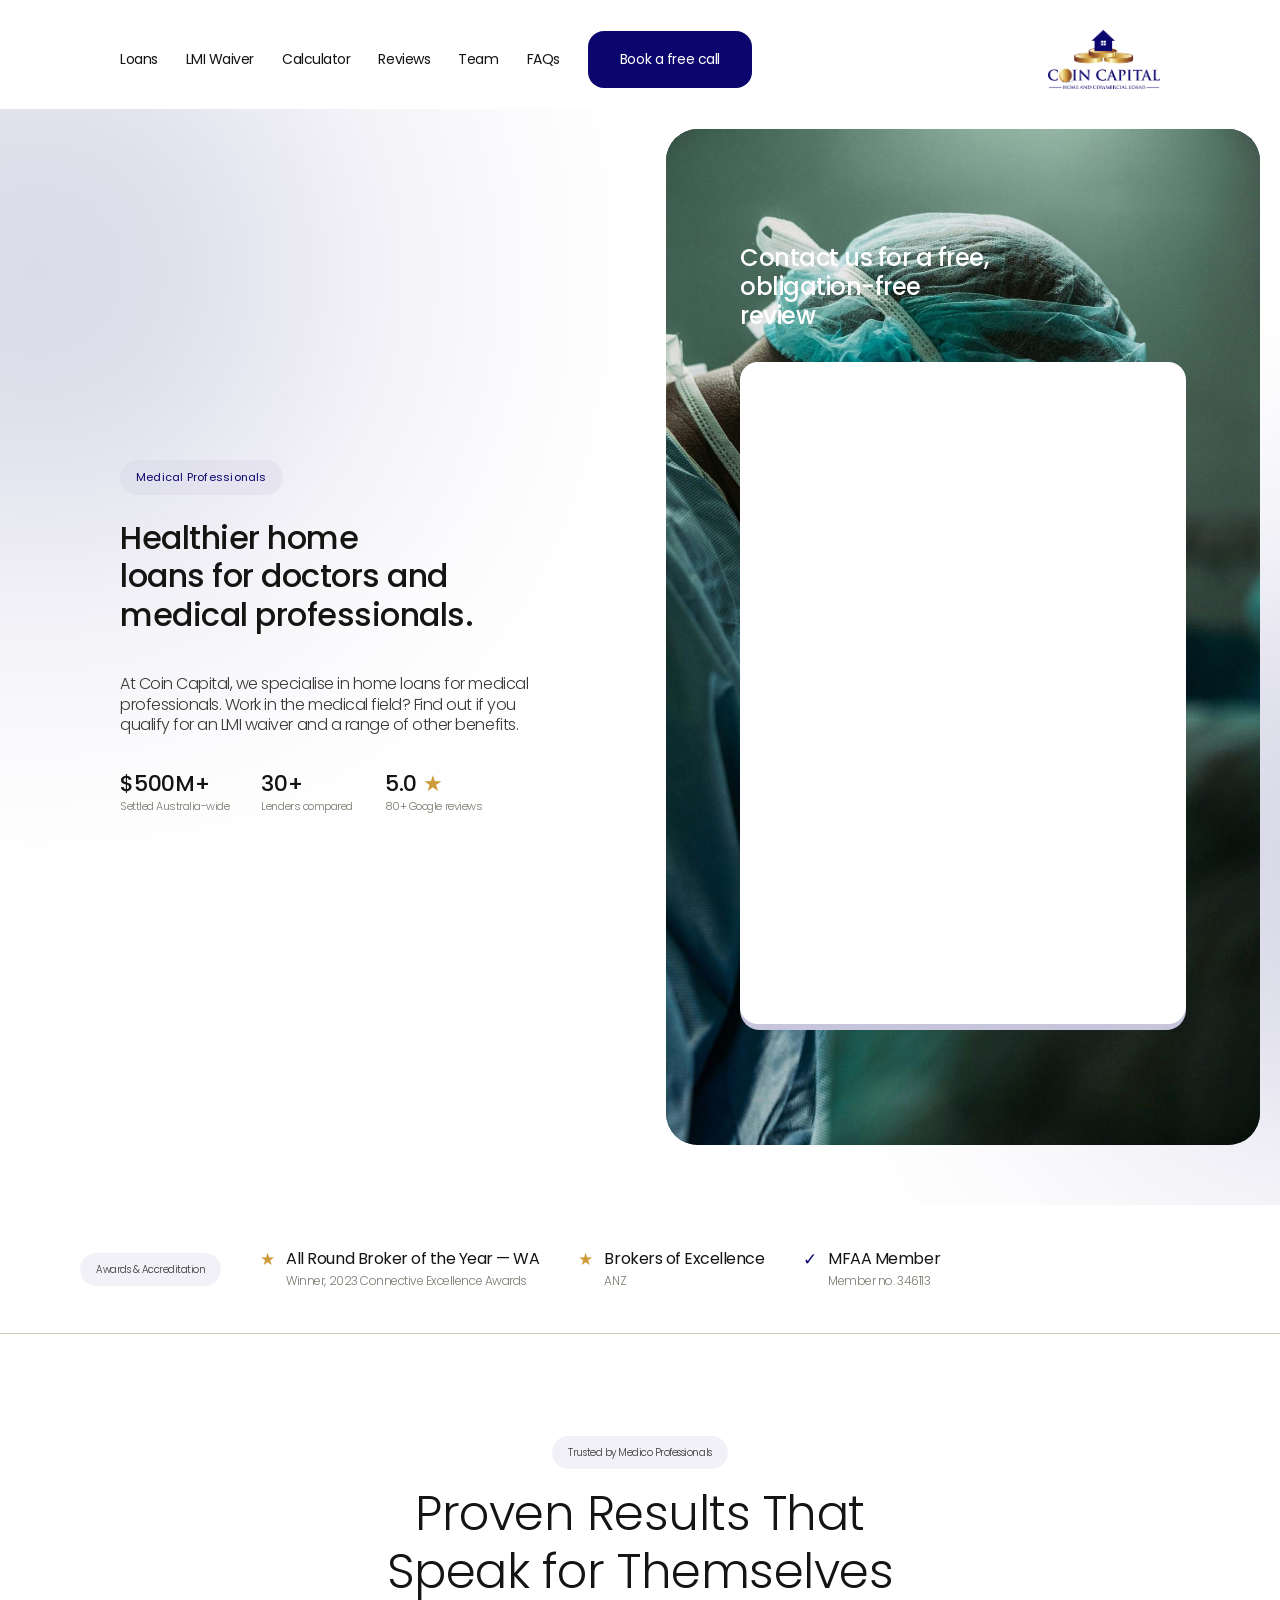
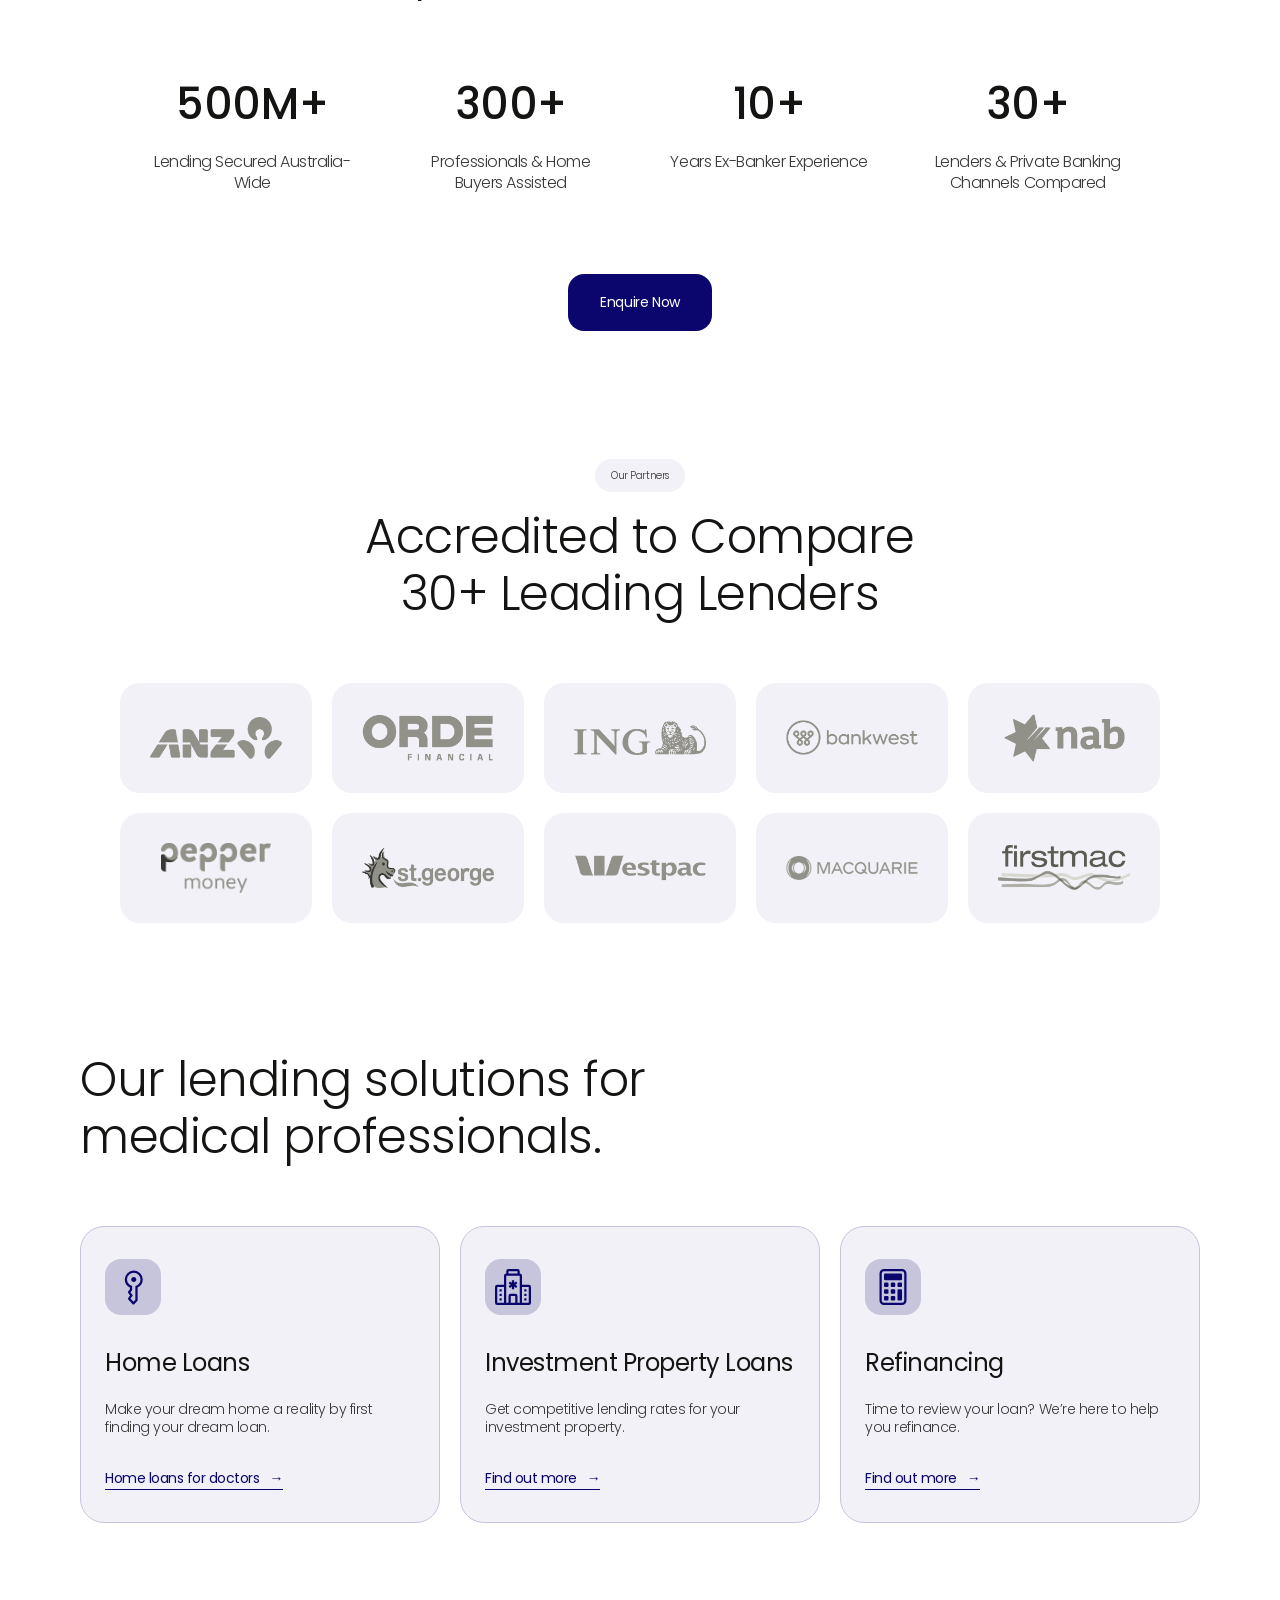
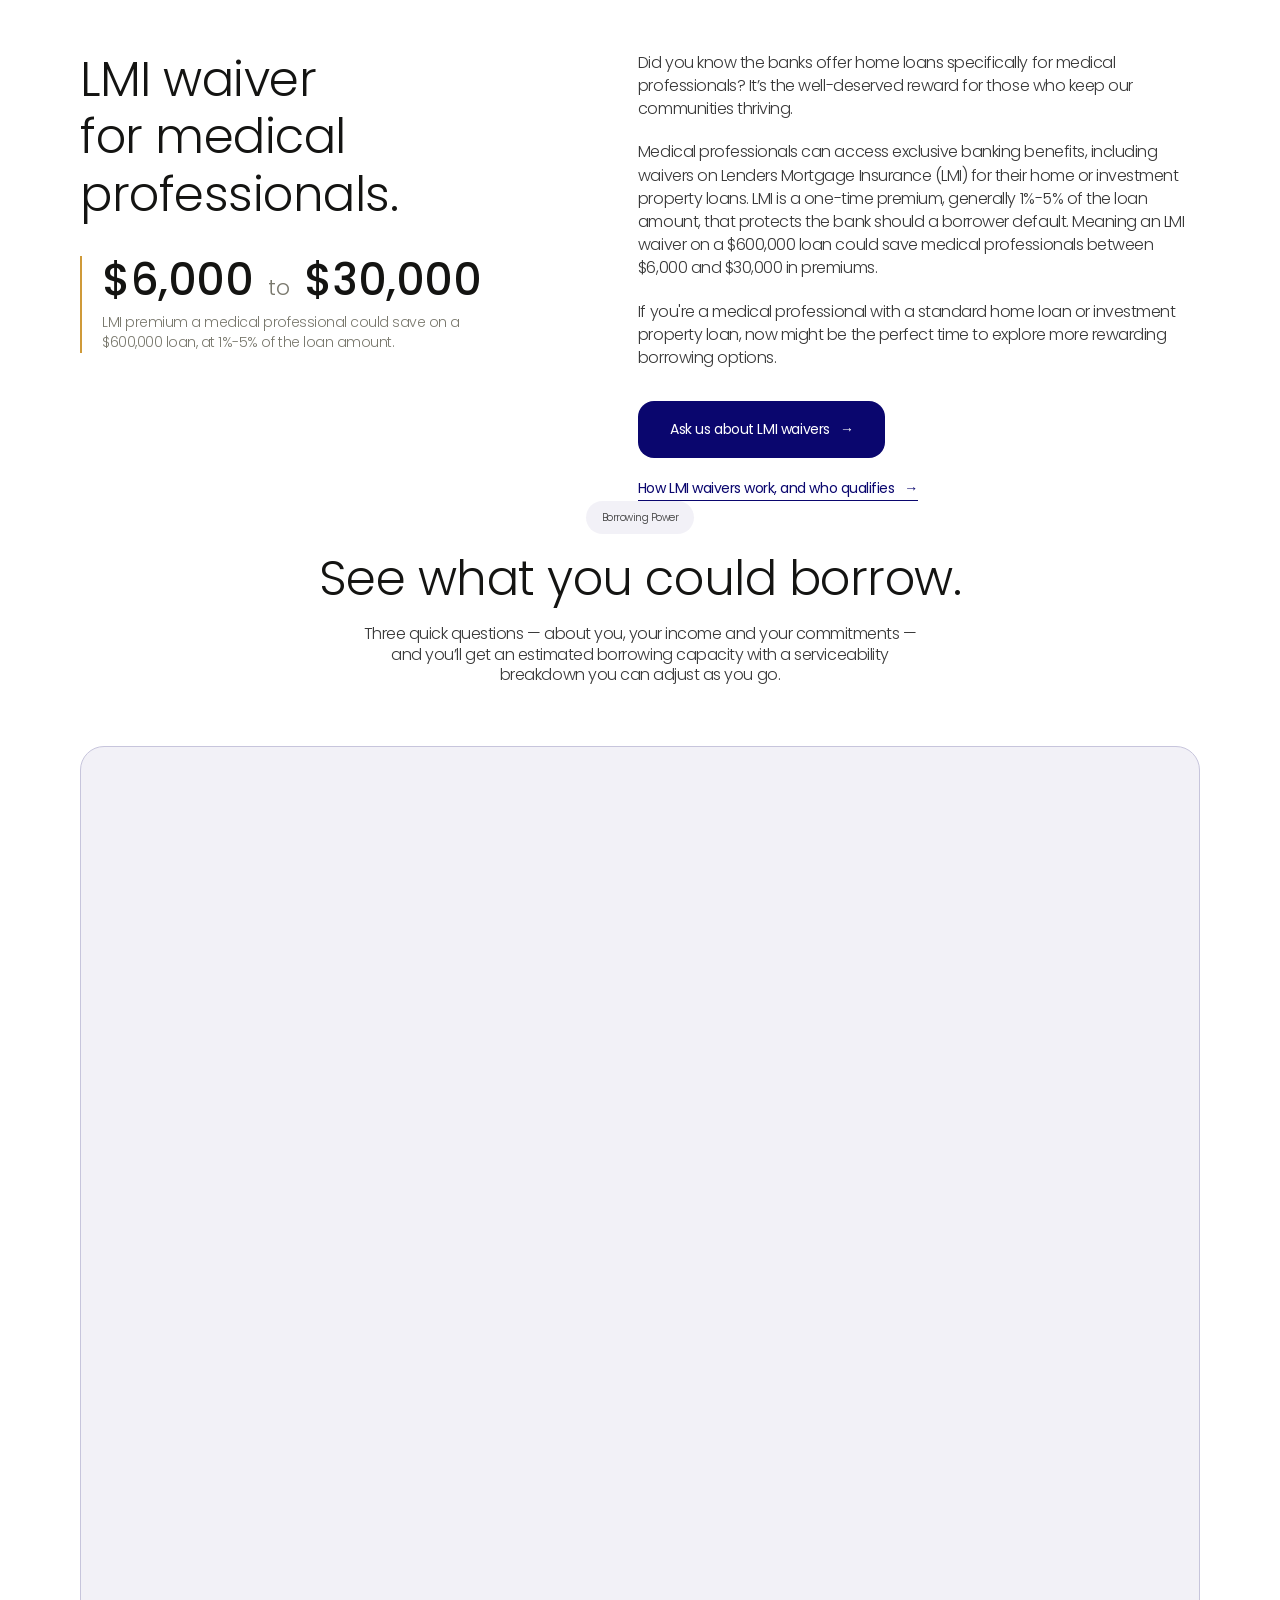
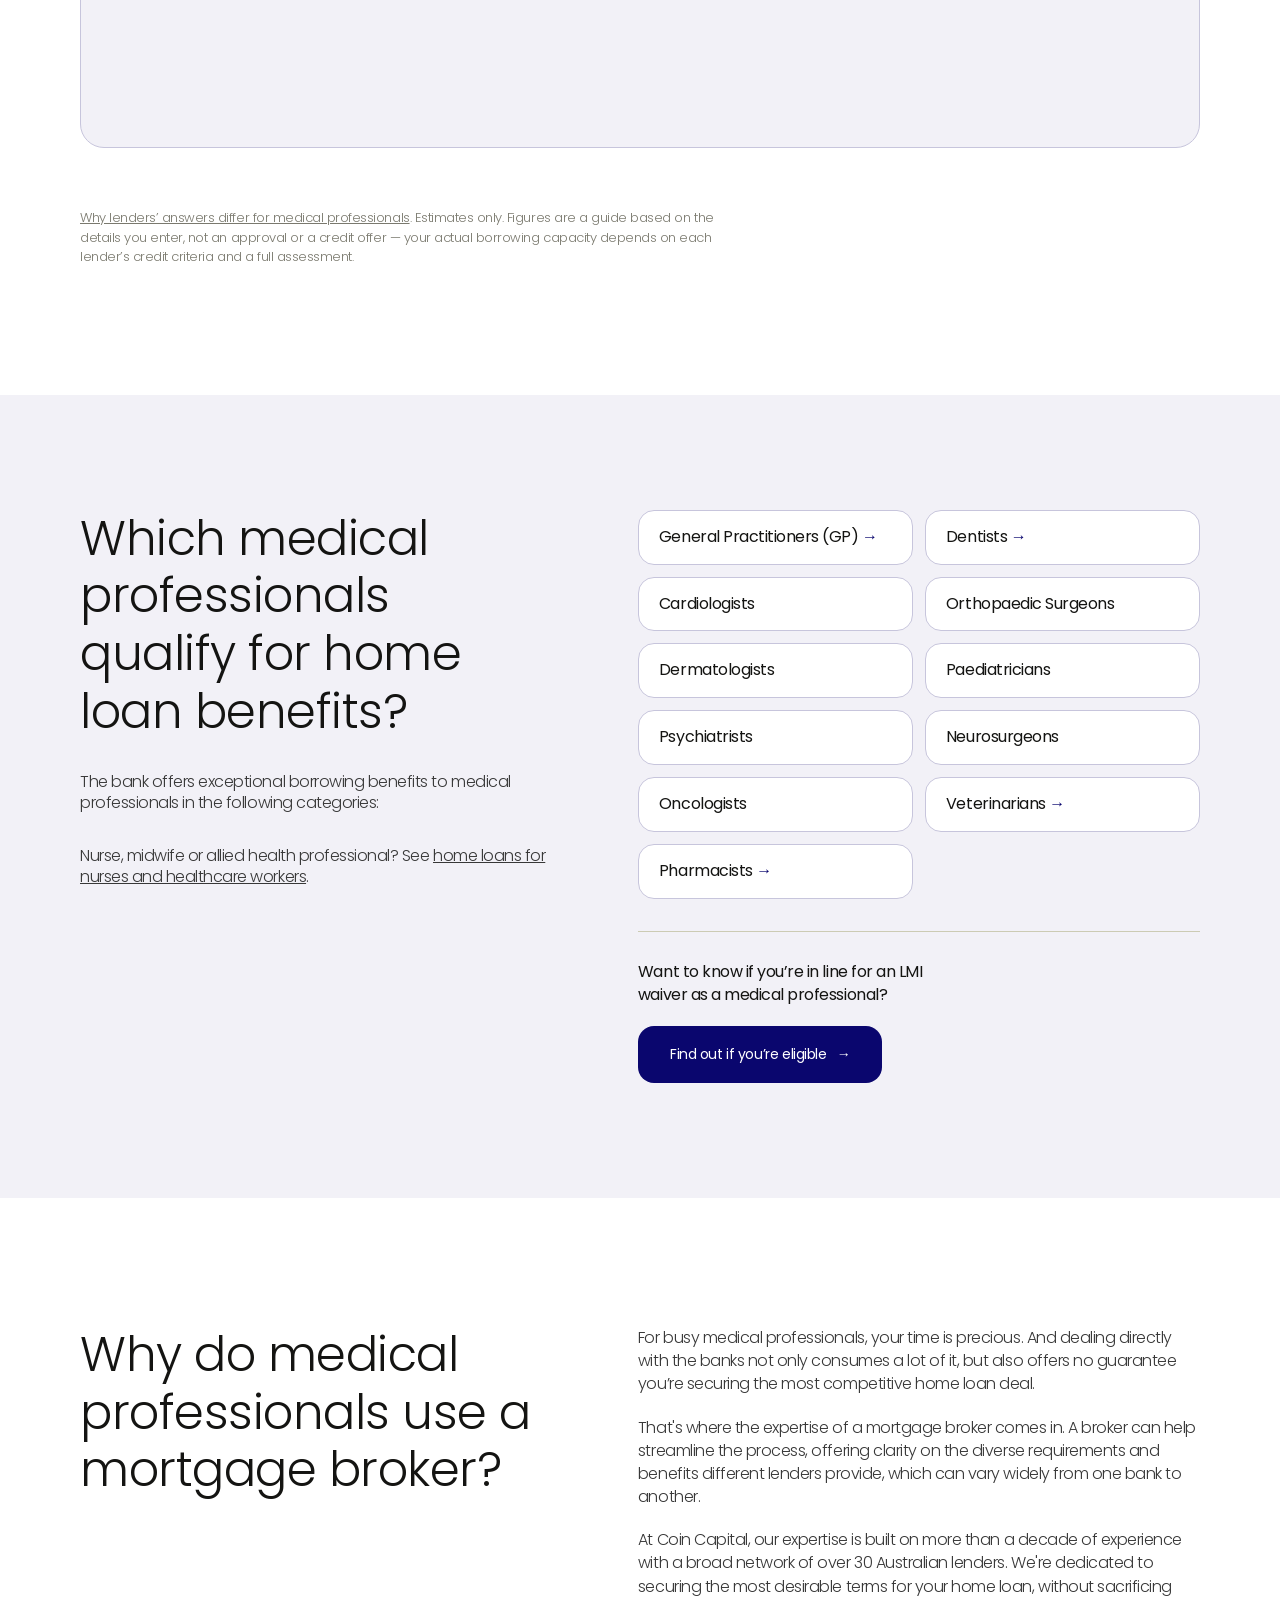
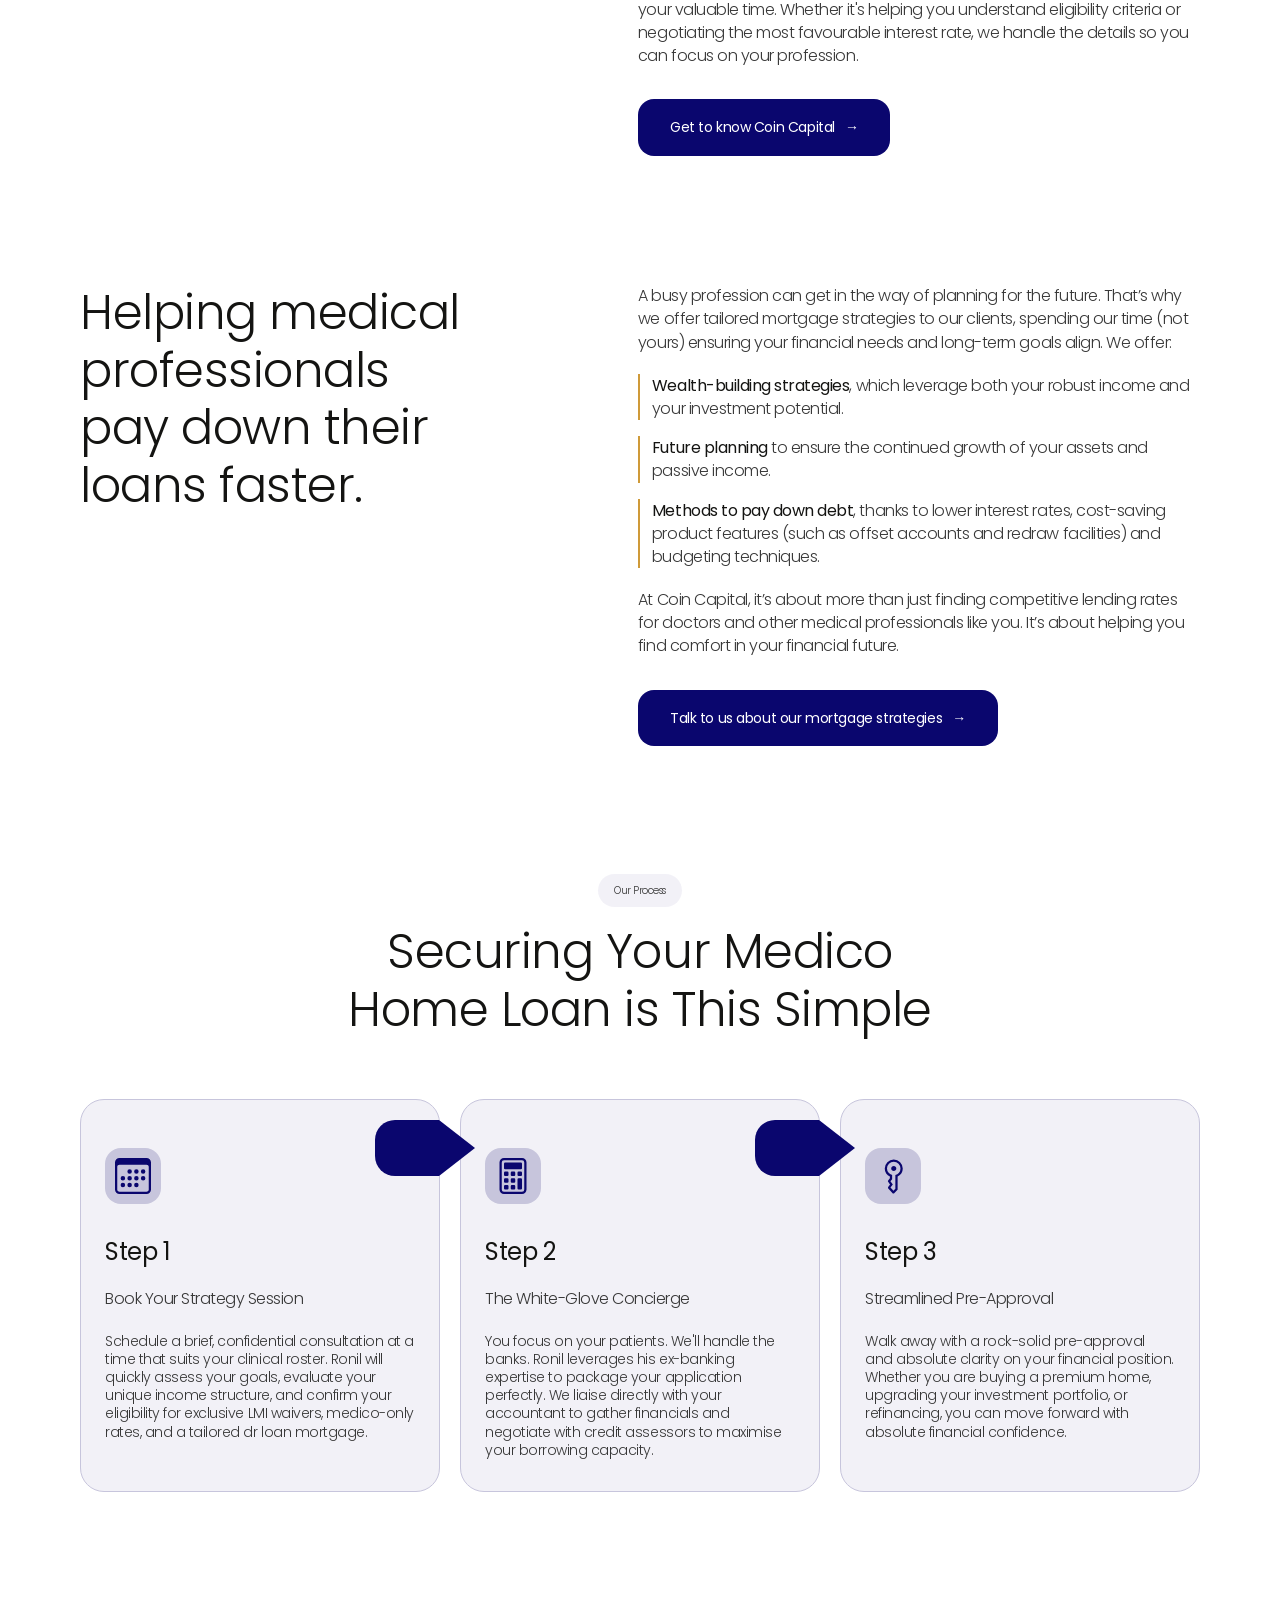
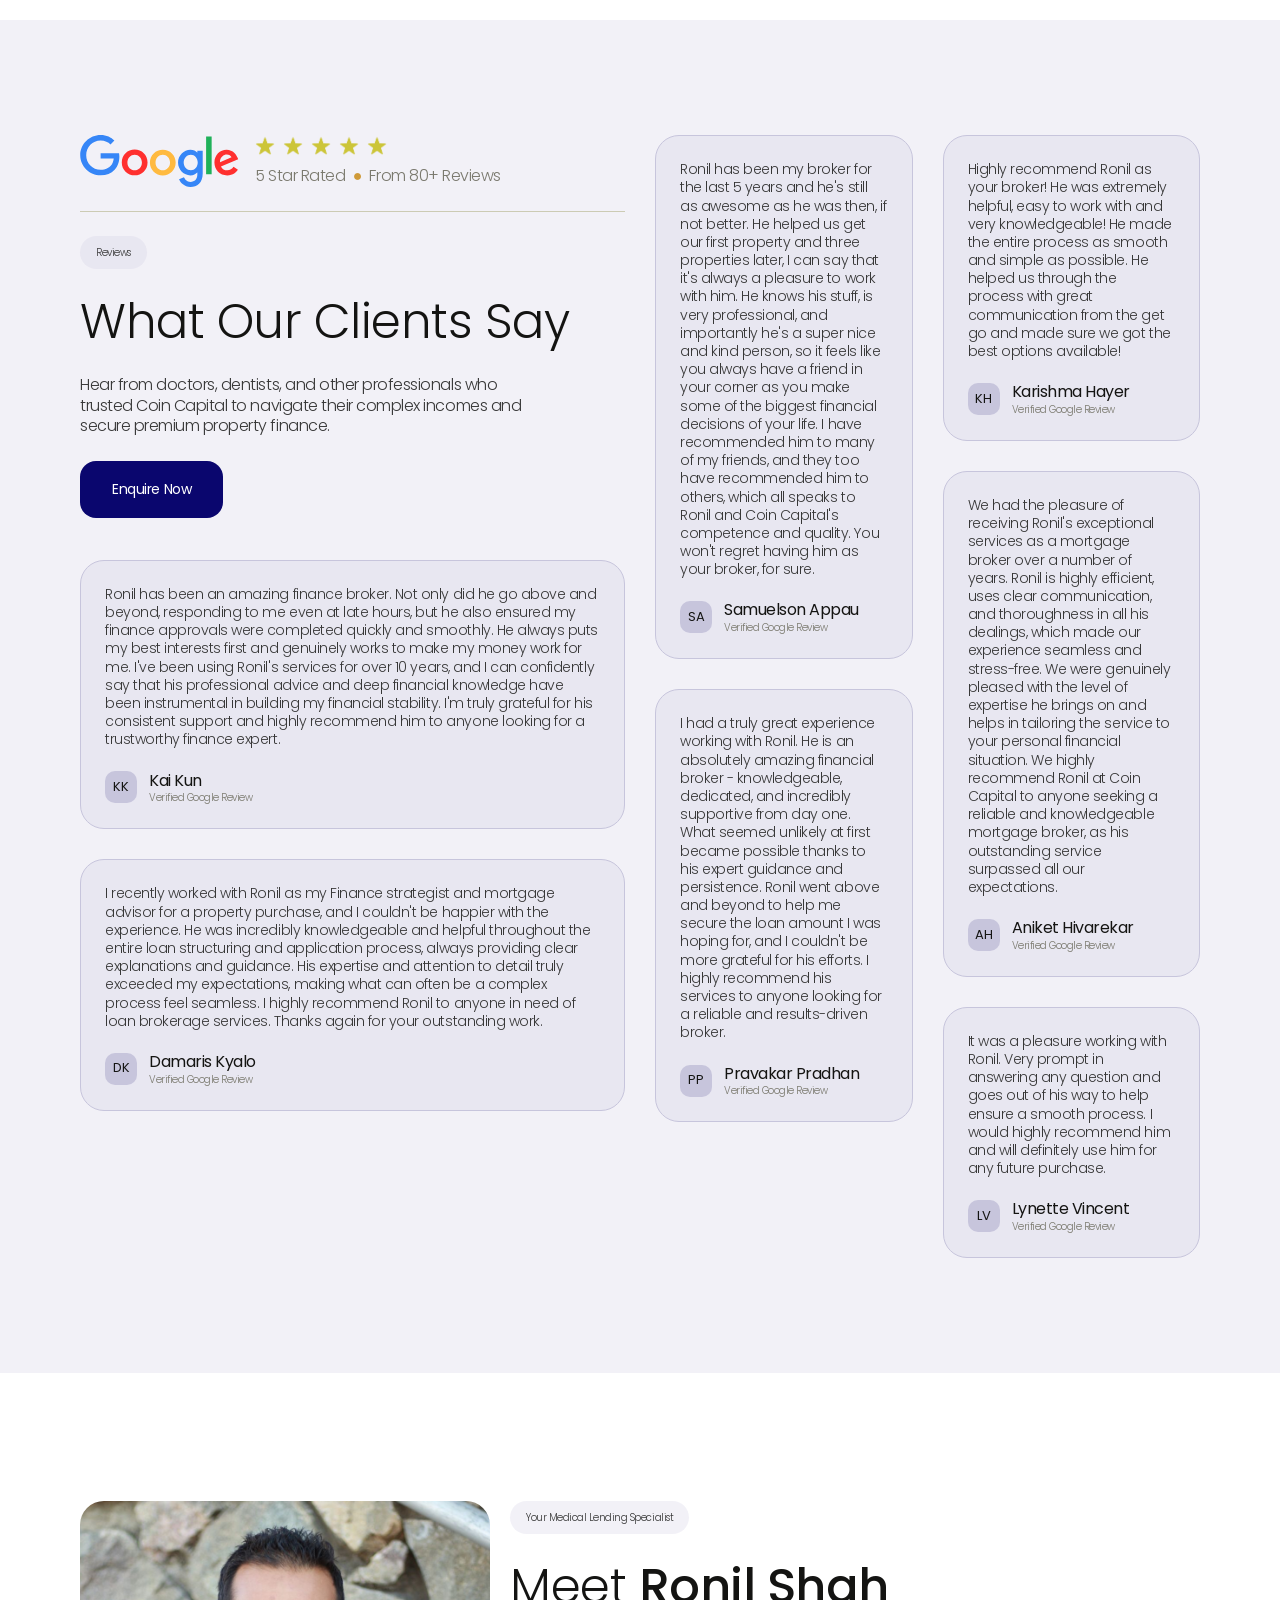
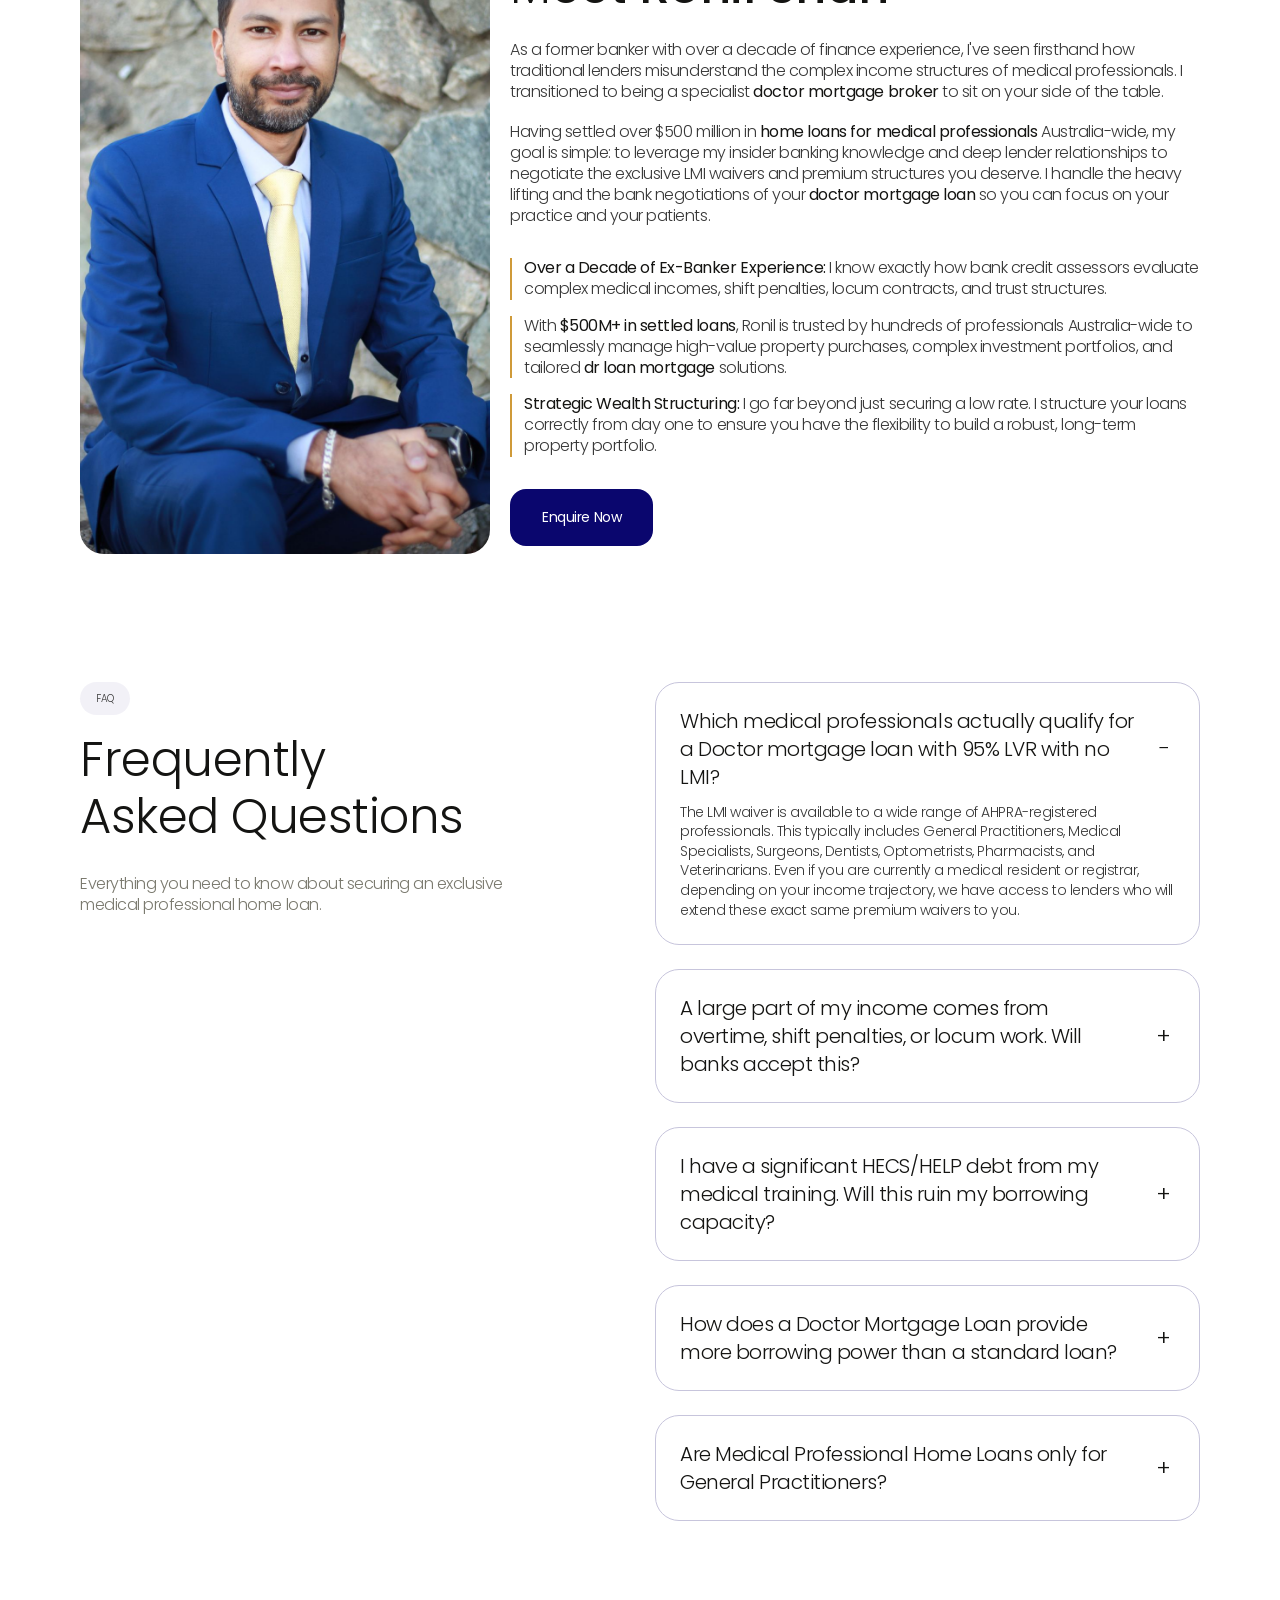
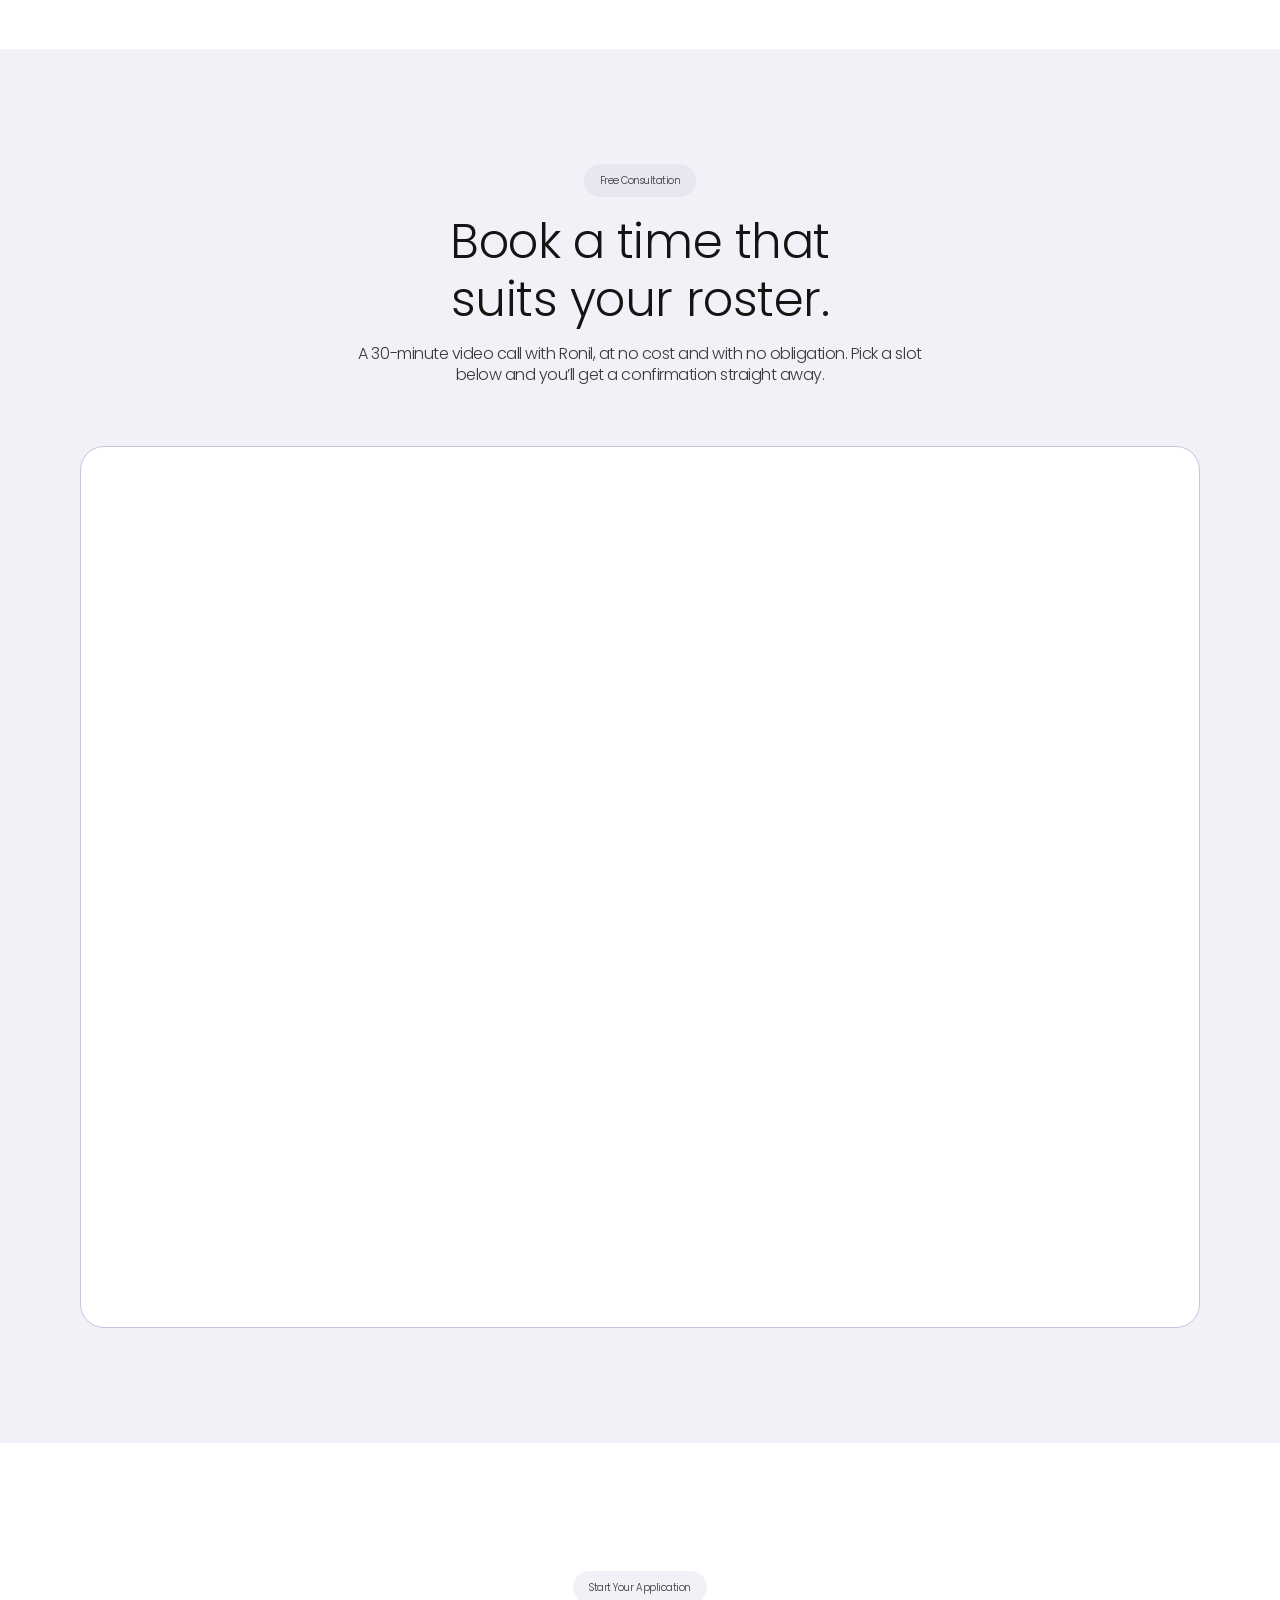
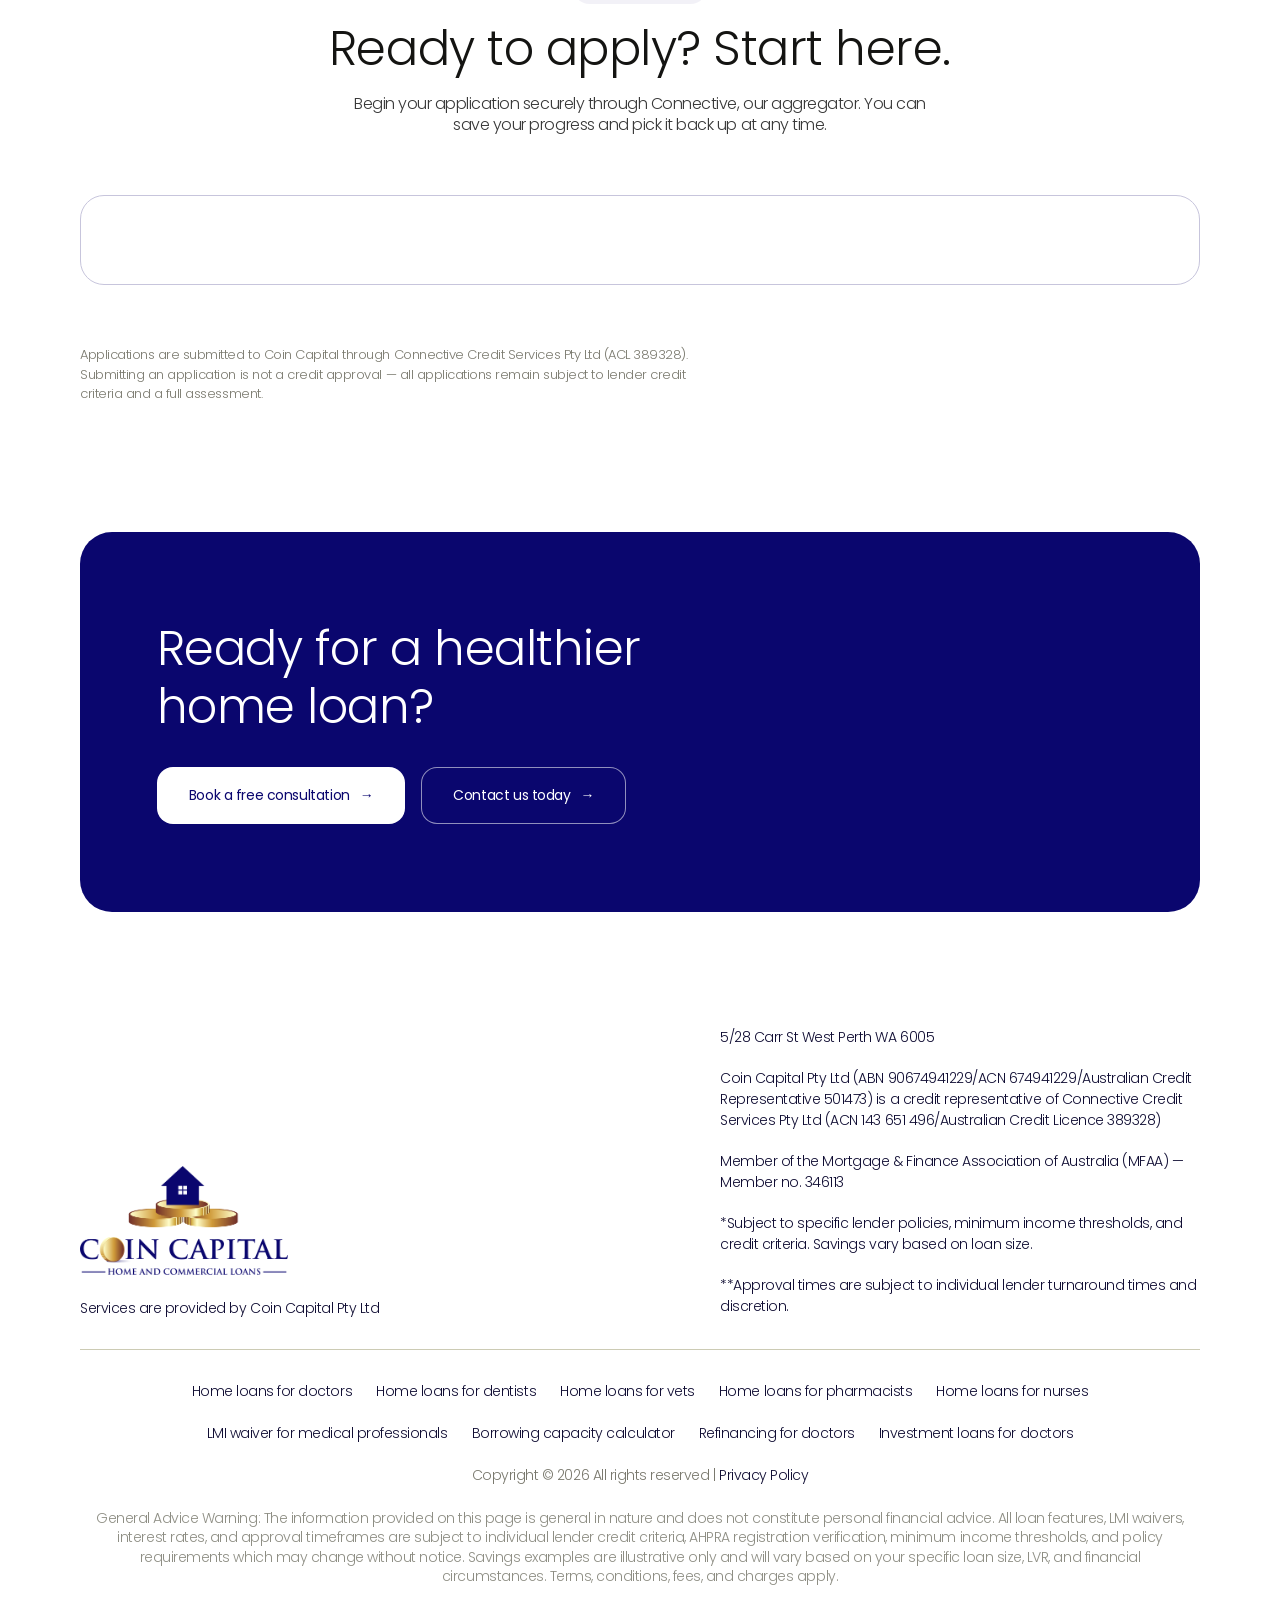
<file: index.html>
<!doctype html>
<html lang="en-AU">
<head>
<meta charset="utf-8">
<meta name="viewport" content="width=device-width,initial-scale=1,viewport-fit=cover">
<!-- Google tag (gtag.js) -->
<script async src="https://www.googletagmanager.com/gtag/js?id=AW-18481558629"></script>
<script>
  window.dataLayer = window.dataLayer || [];
  function gtag(){dataLayer.push(arguments);}
  gtag('js', new Date());
  gtag('config', 'AW-18481558629');
</script>
<!-- Meta Pixel Code -->
<script>
!function(f,b,e,v,n,t,s)
{if(f.fbq)return;n=f.fbq=function(){n.callMethod?
n.callMethod.apply(n,arguments):n.queue.push(arguments)};
if(!f._fbq)f._fbq=n;n.push=n;n.loaded=!0;n.version='2.0';
n.queue=[];t=b.createElement(e);t.async=!0;
t.src=v;s=b.getElementsByTagName(e)[0];
s.parentNode.insertBefore(t,s)}(window, document,'script',
'https://connect.facebook.net/en_US/fbevents.js');
fbq('init', '2592938234453270');
fbq('track', 'PageView');
</script>
<!-- End Meta Pixel Code -->
<title>Home Loans for Doctors &amp; Medical Professionals | Medical Home Loans</title>
<meta name="description" content="Specialist mortgage broker for doctors, dentists and medical professionals. Compare 30+ lenders for LMI waivers, medico rates and a loan built around your income.">
<link rel="canonical" href="https://medicalhomeloans.au/">
<meta property="og:type" content="website">
<meta property="og:site_name" content="Medical Home Loans Australia">
<meta property="og:locale" content="en_AU">
<meta property="og:title" content="Home Loans for Doctors &amp; Medical Professionals | Medical Home Loans">
<meta property="og:description" content="Specialist mortgage broker for doctors, dentists and medical professionals. Compare 30+ lenders for LMI waivers, medico rates and a loan built around your income.">
<meta property="og:url" content="https://medicalhomeloans.au/">
<meta property="og:image" content="https://medicalhomeloans.au/assets/og-image.jpg">
<meta property="og:image:width" content="1200">
<meta property="og:image:height" content="630">
<meta name="twitter:card" content="summary_large_image">
<link rel="icon" href="/assets/icon-key.svg" type="image/svg+xml">
<link rel="preconnect" href="https://fonts.googleapis.com">
<link rel="preconnect" href="https://fonts.gstatic.com" crossorigin>
<link rel="stylesheet" href="https://fonts.googleapis.com/css2?family=Poppins:ital,wght@0,300;0,400;0,500;0,600;1,300&display=swap">
<link rel="stylesheet" href="/assets/site.css">
<script type="application/ld+json">
{
 "@context": "https://schema.org",
 "@graph": [
  {
   "@type": "FinancialService",
   "@id": "https://medicalhomeloans.au/#business",
   "name": "Medical Home Loans Australia by Coin Capital",
   "url": "https://medicalhomeloans.au/",
   "logo": "https://medicalhomeloans.au/assets/logo-coin-capital.png",
   "image": "https://medicalhomeloans.au/assets/og-image.jpg",
   "email": "ronil@coincapital.com.au",
   "address": {
    "@type": "PostalAddress",
    "streetAddress": "5/28 Carr St",
    "addressLocality": "West Perth",
    "addressRegion": "WA",
    "postalCode": "6005",
    "addressCountry": "AU"
   },
   "areaServed": {
    "@type": "Country",
    "name": "Australia"
   },
   "founder": {
    "@type": "Person",
    "name": "Ronil Shah",
    "jobTitle": "Director"
   }
  },
  {
   "@type": "WebSite",
   "@id": "https://medicalhomeloans.au/#website",
   "url": "https://medicalhomeloans.au/",
   "name": "Medical Home Loans Australia",
   "publisher": {
    "@id": "https://medicalhomeloans.au/#business"
   }
  },
  {
   "@type": "FAQPage",
   "mainEntity": [
    {
     "@type": "Question",
     "name": "Which medical professionals actually qualify for a Doctor mortgage loan with 95% LVR with no LMI?",
     "acceptedAnswer": {
      "@type": "Answer",
      "text": "The LMI waiver is available to a wide range of AHPRA-registered professionals. This typically includes General Practitioners, Medical Specialists, Surgeons, Dentists, Optometrists, Pharmacists, and Veterinarians. Even if you are currently a medical resident or registrar, depending on your income trajectory, we have access to lenders who will extend these exact same premium waivers to you."
     }
    },
    {
     "@type": "Question",
     "name": "A large part of my income comes from overtime, shift penalties, or locum work. Will banks accept this?",
     "acceptedAnswer": {
      "@type": "Answer",
      "text": "If you go to a standard branch, their automated systems will often penalise or heavily \"shade\" irregular income. However, because we specialise in medical lending, we know exactly which lenders will accept 100% of your hospital overtime, Medicare billings, private practice dividends, and locum contracts to accurately reflect your true borrowing capacity."
     }
    },
    {
     "@type": "Question",
     "name": "I have a significant HECS/HELP debt from my medical training. Will this ruin my borrowing capacity?",
     "acceptedAnswer": {
      "@type": "Answer",
      "text": "It is incredibly common for our clients to have large student debts, but it shouldn't lock you out of the premium property market. Standard lenders use harsh calculators that heavily reduce what you can borrow based on HECS debt. As an ex-banker, Ronil actively selects lenders with the most generous servicing calculators specifically designed for medical professionals, minimising the impact of your student debt."
     }
    },
    {
     "@type": "Question",
     "name": "How does a Doctor Mortgage Loan provide more borrowing power than a standard loan?",
     "acceptedAnswer": {
      "@type": "Answer",
      "text": "A specialised Doctor Mortgage Loan is designed around the high-earning potential of medicos. While standard banks might \"shade\" your overtime or locum income, these specific loan structures allow for 100% of your total medical income to be considered, often alongside an LMI waiver up to 95% LVR."
     }
    },
    {
     "@type": "Question",
     "name": "Are Medical Professional Home Loans only for General Practitioners?",
     "acceptedAnswer": {
      "@type": "Answer",
      "text": "No. Our Medical Professional Home Loans are available to a broad range of AHPRA-registered specialists, including Surgeons, Dentists, Veterinarians, and Optometrists. We ensure your specific profession's income nuances are matched with the right lender policy."
     }
    }
   ]
  }
 ]
}
</script>
</head>
<body>
<noscript><img height="1" width="1" style="display:none"
src="https://www.facebook.com/tr?id=2592938234453270&amp;ev=PageView&amp;noscript=1"
alt="" /></noscript>

<header class="site-header">
  <nav class="nav" aria-label="Primary">
    <button class="nav-toggle" id="nav-toggle" type="button" aria-expanded="false" aria-controls="nav-links" aria-label="Menu"><span></span></button>
    <div class="nav-links" id="nav-links">
      <a href="#solutions">Loans</a>
      <a href="/lmi-waiver">LMI Waiver</a>
      <a href="/borrowing-capacity-calculator">Calculator</a>
      <a href="#testimonials">Reviews</a>
      <a href="#founder">Team</a>
      <a href="#faq">FAQs</a>
      <a class="btn" href="#book">Book a free call</a>
    </div>
    <a class="nav-logo" href="#hero" aria-label="Coin Capital — Medical Home Loans Australia, home">
      <img src="assets/logo-coin-capital.png" width="988" height="518" alt="Coin Capital Home and Commercial Loans">
    </a>
  </nav>
</header>

<main>

  <!-- ===== HERO ===== -->
  <section class="hero" id="hero">
    <div class="hero-grid">
      <div class="hero-copy">
        <span class="pill eyebrow">Medical Professionals</span>
        <h1>Healthier home loans for doctors and medical professionals.</h1>
        <p class="hero-lede">At Coin Capital, we specialise in home loans for medical professionals. Work in the medical field? Find out if you qualify for an LMI waiver and a range of other benefits.</p>
        <ul class="hero-trust">
          <li><span class="figure">$500M+</span><span class="label">Settled Australia-wide</span></li>
          <li><span class="figure">30+</span><span class="label">Lenders compared</span></li>
          <li><span class="figure">5.0 <span class="star" aria-hidden="true">★</span></span><span class="label">80+ Google reviews</span></li>
        </ul>
      </div>

      <div class="hero-panel" id="contact">
        <img class="bg" src="assets/hero-surgeon.jpg" alt="" width="1200" height="1800">
        <h2>Contact us for a free, obligation-free review</h2>
        <div class="form-shell">
          <!-- LeadConnector (GoHighLevel) inline form. Submissions go to GHL, NOT /api/lead.
               The form's On Submit action in GHL must redirect to /thank-you, otherwise the
               Meta Lead event and the Google Ads conversion on that page never fire. -->
          <iframe
            src="https://api.leadconnectorhq.com/widget/form/7I3f8wnkZmjK8acC4hnJ"
            class="ghl-embed"
            id="inline-7I3f8wnkZmjK8acC4hnJ"
            data-layout="{'id':'INLINE'}"
            data-trigger-type="alwaysShow"
            data-trigger-value=""
            data-activation-type="alwaysActivated"
            data-activation-value=""
            data-deactivation-type="neverDeactivate"
            data-deactivation-value=""
            data-form-name="Form 1"
            data-height="662"
            data-layout-iframe-id="inline-7I3f8wnkZmjK8acC4hnJ"
            data-form-id="7I3f8wnkZmjK8acC4hnJ"
            data-cookie-consent="true"
            data-cookie-consent-provider="auto"
            title="Enquiry form">
          </iframe>
        </div>
      </div>
    </div>
  </section>

  <!-- ===== AWARDS ===== -->
  <section class="awards" aria-label="Awards and recognition">
    <div class="wrap awards-row">
      <span class="pill">Awards &amp; Accreditation</span>
      <ul class="award-list">
        <li class="award">
          <span class="award-mark" aria-hidden="true">★</span>
          <span class="award-text">
            <span class="award-name">All Round Broker of the Year — WA</span>
            <span class="award-src">Winner, 2023 Connective Excellence Awards</span>
          </span>
        </li>
        <li class="award">
          <span class="award-mark" aria-hidden="true">★</span>
          <span class="award-text">
            <span class="award-name">Brokers of Excellence</span>
            <span class="award-src">ANZ</span>
          </span>
        </li>
        <li class="award">
          <span class="award-mark member" aria-hidden="true">✓</span>
          <span class="award-text">
            <span class="award-name">MFAA Member</span>
            <span class="award-src">Member no. 346113</span>
          </span>
        </li>
      </ul>
    </div>
  </section>

  <!-- ===== STATS ===== -->
  <section class="stats" aria-labelledby="stats-h">
    <div class="wrap">
      <div class="section-head">
        <span class="pill">Trusted by Medico Professionals</span>
        <h2 class="h2" id="stats-h">Proven Results That Speak for Themselves</h2>
      </div>
      <dl class="stat-row">
        <div class="stat"><dt>Lending Secured Australia-Wide</dt><dd>500M+</dd></div>
        <div class="stat"><dt>Professionals &amp; Home Buyers Assisted</dt><dd>300+</dd></div>
        <div class="stat"><dt>Years Ex-Banker Experience</dt><dd>10+</dd></div>
        <div class="stat"><dt>Lenders &amp; Private Banking Channels Compared</dt><dd>30+</dd></div>
      </dl>
      <a class="btn" href="#contact">Enquire Now</a>
    </div>
  </section>

  <!-- ===== PARTNERS ===== -->
  <section class="partners" id="partners" aria-labelledby="partners-h">
    <div class="wrap">
      <div class="section-head">
        <span class="pill">Our Partners</span>
        <h2 class="h2" id="partners-h" style="max-width:560px">Accredited to Compare 30+ Leading Lenders</h2>
      </div>
      <ul class="lender-grid">
        <li><img src="assets/lender-anz.png" alt="ANZ" width="480" height="152"></li>
        <li><img src="assets/lender-orde.png" alt="ORDE Financial" width="480" height="173"></li>
        <li><img src="assets/lender-ing.png" alt="ING" width="480" height="122"></li>
        <li><img src="assets/lender-bankwest.png" alt="Bankwest" width="480" height="127"></li>
        <li><img src="assets/lender-nab.png" alt="NAB" width="480" height="192"></li>
        <li><img src="assets/lender-pepper.png" alt="Pepper Money" width="480" height="217"></li>
        <li><img src="assets/lender-stgeorge.png" alt="St.George" width="480" height="145"></li>
        <li><img src="assets/lender-westpac.png" alt="Westpac" width="480" height="96"></li>
        <li><img src="assets/lender-macquarie.png" alt="Macquarie" width="520" height="92"></li>
        <li><img src="assets/lender-firstmac.png" alt="Firstmac" width="480" height="164"></li>
      </ul>
    </div>
  </section>

  <!-- ===== LENDING SOLUTIONS ===== -->
  <section class="solutions" id="solutions" aria-labelledby="solutions-h">
    <div class="wrap stack">
      <h2 class="h2 narrow" id="solutions-h">Our lending solutions for medical professionals.</h2>
      <div class="card-grid">
        <article class="card">
          <span class="icon-tile"><img src="assets/icon-key.svg" alt=""></span>
          <div class="card-text"><h3>Home Loans</h3>
          <p>Make your dream home a reality by first finding your dream loan.</p></div>
          <a class="more" href="/home-loans-for-doctors">Home loans for doctors</a>
        </article>
        <article class="card">
          <span class="icon-tile"><img src="assets/icon-practice.svg" alt=""></span>
          <div class="card-text"><h3>Investment Property Loans</h3>
          <p>Get competitive lending rates for your investment property.</p></div>
          <a class="more" href="/investment-loans-for-doctors">Find out more</a>
        </article>
        <article class="card">
          <span class="icon-tile"><img src="assets/icon-calculator.svg" alt=""></span>
          <div class="card-text"><h3>Refinancing</h3>
          <p>Time to review your loan? We’re here to help you refinance.</p></div>
          <a class="more" href="/refinancing-for-doctors">Find out more</a>
        </article>
      </div>
    </div>
  </section>

  <!-- ===== LMI WAIVER ===== -->
  <section class="lmi" id="lmi" aria-labelledby="lmi-h">
    <div class="wrap two-col">
      <div class="col-head">
        <h2 class="h2" id="lmi-h">LMI waiver for medical professionals.</h2>
        <figure class="saving">
          <p class="saving-figure">$6,000 <span>to</span> $30,000</p>
          <figcaption>LMI premium a medical professional could save on a $600,000 loan, at 1%-5% of the loan amount.</figcaption>
        </figure>
      </div>
      <div class="prose">
        <p>Did you know the banks offer home loans specifically for medical professionals? It’s the well-deserved reward for those who keep our communities thriving.</p>
        <p>Medical professionals can access exclusive banking benefits, including waivers on Lenders Mortgage Insurance (LMI) for their home or investment property loans. LMI is a one-time premium, generally 1%-5% of the loan amount, that protects the bank should a borrower default. Meaning an LMI waiver on a $600,000 loan could save medical professionals between $6,000 and $30,000 in premiums.</p>
        <p>If you're a medical professional with a standard home loan or investment property loan, now might be the perfect time to explore more rewarding borrowing options.</p>
        <a class="btn arrow" href="#contact">Ask us about LMI waivers</a>
        <a class="more" href="/lmi-waiver">How LMI waivers work, and who qualifies</a>
      </div>
    </div>
  </section>

  <!-- ===== BORROWING CAPACITY CALCULATOR ===== -->
  <section class="calculator" id="calculator" aria-labelledby="calculator-h">
    <div class="wrap stack">
      <div class="section-head">
        <span class="pill">Borrowing Power</span>
        <h2 class="h2" id="calculator-h">See what you could borrow.</h2>
        <p class="section-lede">Three quick questions — about you, your income and your commitments — and you’ll get an estimated borrowing capacity with a serviceability breakdown you can adjust as you go.</p>
      </div>
      <div class="embed-frame" data-embed="calculator">
        <iframe class="embed embed-calc" title="Borrowing capacity calculator"
          src="https://lsbroker.com.au/borrowing.html?broker=9ecff722-2fa7-4bd2-bbba-3ab63f3109eb"
          loading="lazy"></iframe>
        <div class="embed-fallback" hidden>
          <h3>Borrowing capacity calculator</h3>
          <p>The calculator opens in its own window from here.</p>
          <a class="btn arrow" href="https://lsbroker.com.au/borrowing.html?broker=9ecff722-2fa7-4bd2-bbba-3ab63f3109eb" target="_blank" rel="noopener">Open the calculator</a>
        </div>
      </div>
      <p class="embed-note"><a href="/borrowing-capacity-calculator">Why lenders’ answers differ for medical professionals</a>. Estimates only. Figures are a guide based on the details you enter, not an approval or a credit offer — your actual borrowing capacity depends on each lender’s credit criteria and a full assessment.</p>
    </div>
  </section>

  <!-- ===== ELIGIBILITY ===== -->
  <section class="eligibility band" id="eligibility" aria-labelledby="eligibility-h">
    <div class="wrap two-col">
      <div class="col-head">
        <h2 class="h2" id="eligibility-h">Which medical professionals qualify for home loan benefits?</h2>
        <p>The bank offers exceptional borrowing benefits to medical professionals in the following categories:</p>
        <p>Nurse, midwife or allied health professional? See <a href="/home-loans-for-nurses">home loans for nurses and healthcare workers</a>.</p>
      </div>
      <div class="prose">
        <ul class="profession-grid">
          <li><a href="/home-loans-for-doctors">General Practitioners (GP)</a></li>
          <li><a href="/home-loans-for-dentists">Dentists</a></li>
          <li>Cardiologists</li>
          <li>Orthopaedic Surgeons</li>
          <li>Dermatologists</li>
          <li>Paediatricians</li>
          <li>Psychiatrists</li>
          <li>Neurosurgeons</li>
          <li>Oncologists</li>
          <li><a href="/home-loans-for-vets">Veterinarians</a></li>
          <li><a href="/home-loans-for-pharmacists">Pharmacists</a></li>
        </ul>
        <div class="ask-row">
          <p>Want to know if you’re in line for an LMI waiver as a medical professional?</p>
          <a class="btn arrow" href="#contact">Find out if you’re eligible</a>
        </div>
      </div>
    </div>
  </section>

  <!-- ===== WHY A BROKER ===== -->
  <section class="broker" id="broker" aria-labelledby="broker-h">
    <div class="wrap two-col">
      <div class="col-head">
        <h2 class="h2" id="broker-h">Why do medical professionals use a mortgage broker?</h2>
      </div>
      <div class="prose">
        <p>For busy medical professionals, your time is precious. And dealing directly with the banks not only consumes a lot of it, but also offers no guarantee you’re securing the most competitive home loan deal.</p>
        <p>That's where the expertise of a mortgage broker comes in. A broker can help streamline the process, offering clarity on the diverse requirements and benefits different lenders provide, which can vary widely from one bank to another.</p>
        <p>At Coin Capital, our expertise is built on more than a decade of experience with a broad network of over 30 Australian lenders. We're dedicated to securing the most desirable terms for your home loan, without sacrificing your valuable time. Whether it's helping you understand eligibility criteria or negotiating the most favourable interest rate, we handle the details so you can focus on your profession.</p>
        <a class="btn arrow" href="#founder">Get to know Coin Capital</a>
      </div>
    </div>
  </section>

  <!-- ===== MORTGAGE STRATEGIES ===== -->
  <section class="strategies" id="strategies" aria-labelledby="strategies-h">
    <div class="wrap two-col">
      <div class="col-head">
        <h2 class="h2" id="strategies-h">Helping medical professionals pay down their loans faster.</h2>
      </div>
      <div class="prose">
        <p>A busy profession can get in the way of planning for the future. That’s why we offer tailored mortgage strategies to our clients, spending our time (not yours) ensuring your financial needs and long-term goals align. We offer:</p>
        <ul class="gold-list">
          <li><strong>Wealth-building strategies</strong>, which leverage both your robust income and your investment potential.</li>
          <li><strong>Future planning</strong> to ensure the continued growth of your assets and passive income.</li>
          <li><strong>Methods to pay down debt</strong>, thanks to lower interest rates, cost-saving product features (such as offset accounts and redraw facilities) and budgeting techniques.</li>
        </ul>
        <p>At Coin Capital, it’s about more than just finding competitive lending rates for doctors and other medical professionals like you. It’s about helping you find comfort in your financial future.</p>
        <a class="btn arrow" href="#contact">Talk to us about our mortgage strategies</a>
      </div>
    </div>
  </section>

  <!-- ===== PROCESS ===== -->
  <section class="process" id="process" aria-labelledby="process-h">
    <div class="wrap">
      <div class="section-head">
        <span class="pill">Our Process</span>
        <h2 class="h2" id="process-h" style="max-width:640px">Securing Your Medico Home Loan is This Simple</h2>
      </div>
      <ol class="card-grid" style="list-style:none;margin:0;padding:0">
        <li class="card step">
          <svg class="step-arrow" viewBox="0 0 100 56" aria-hidden="true"><path d="M20 0h44l36 28-36 28H20A20 20 0 0 1 0 36V20A20 20 0 0 1 20 0z" fill="#0a066e"></path></svg>
          <span class="icon-tile"><img src="assets/icon-calendar.svg" alt=""></span>
          <div class="card-text"><h3>Step 1</h3><p class="step-sub">Book Your Strategy Session</p>
          <p>Schedule a brief, confidential consultation at a time that suits your clinical roster. Ronil will quickly assess your goals, evaluate your unique income structure, and confirm your eligibility for exclusive LMI waivers, medico-only rates, and a tailored dr loan mortgage.</p></div>
        </li>
        <li class="card step">
          <svg class="step-arrow" viewBox="0 0 100 56" aria-hidden="true"><path d="M20 0h44l36 28-36 28H20A20 20 0 0 1 0 36V20A20 20 0 0 1 20 0z" fill="#0a066e"></path></svg>
          <span class="icon-tile"><img src="assets/icon-calculator.svg" alt=""></span>
          <div class="card-text"><h3>Step 2</h3><p class="step-sub">The White-Glove Concierge</p>
          <p>You focus on your patients. We'll handle the banks. Ronil leverages his ex-banking expertise to package your application perfectly. We liaise directly with your accountant to gather financials and negotiate with credit assessors to maximise your borrowing capacity.</p></div>
        </li>
        <li class="card step">
          <span class="icon-tile"><img src="assets/icon-key.svg" alt=""></span>
          <div class="card-text"><h3>Step 3</h3><p class="step-sub">Streamlined Pre-Approval</p>
          <p>Walk away with a rock-solid pre-approval and absolute clarity on your financial position. Whether you are buying a premium home, upgrading your investment portfolio, or refinancing, you can move forward with absolute financial confidence.</p></div>
        </li>
      </ol>
    </div>
  </section>

  <!-- ===== TESTIMONIALS ===== -->
  <section class="testimonials" id="testimonials" aria-labelledby="testimonials-h">
    <div class="wrap t-grid">
      <div class="t-col wide">
        <div class="t-intro">
          <div class="g-rating">
            <img src="assets/google-wordmark.svg" width="159" height="52" alt="Google">
            <div>
              <div class="stars" role="img" aria-label="5 stars"><img src="assets/star.png" alt=""><img src="assets/star.png" alt=""><img src="assets/star.png" alt=""><img src="assets/star.png" alt=""><img src="assets/star.png" alt=""></div>
              <p>5 Star Rated <span aria-hidden="true">●</span> From 80+ Reviews</p>
            </div>
          </div>
          <span class="pill">Reviews</span>
          <h2 class="h2" id="testimonials-h">What Our Clients Say</h2>
          <p class="lede">Hear from doctors, dentists, and other professionals who trusted Coin Capital to navigate their complex incomes and secure premium property finance.</p>
          <a class="btn" href="#contact">Enquire Now</a>
        </div>
        <figure class="review">
          <blockquote>Ronil has been an amazing finance broker. Not only did he go above and beyond, responding to me even at late hours, but he also ensured my finance approvals were completed quickly and smoothly. He always puts my best interests first and genuinely works to make my money work for me. I've been using Ronil's services for over 10 years, and I can confidently say that his professional advice and deep financial knowledge have been instrumental in building my financial stability. I'm truly grateful for his consistent support and highly recommend him to anyone looking for a trustworthy finance expert.</blockquote>
          <figcaption><span class="avatar" aria-hidden="true">KK</span><span><span class="name">Kai Kun</span><span class="src">Verified Google Review</span></span></figcaption>
        </figure>
        <figure class="review">
          <blockquote>I recently worked with Ronil as my Finance strategist and mortgage advisor for a property purchase, and I couldn't be happier with the experience. He was incredibly knowledgeable and helpful throughout the entire loan structuring and application process, always providing clear explanations and guidance. His expertise and attention to detail truly exceeded my expectations, making what can often be a complex process feel seamless. I highly recommend Ronil to anyone in need of loan brokerage services. Thanks again for your outstanding work.</blockquote>
          <figcaption><span class="avatar" aria-hidden="true">DK</span><span><span class="name">Damaris Kyalo</span><span class="src">Verified Google Review</span></span></figcaption>
        </figure>
      </div>

      <div class="t-col">
        <figure class="review">
          <blockquote>Ronil has been my broker for the last 5 years and he's still as awesome as he was then, if not better. He helped us get our first property and three properties later, I can say that it's always a pleasure to work with him. He knows his stuff, is very professional, and importantly he's a super nice and kind person, so it feels like you always have a friend in your corner as you make some of the biggest financial decisions of your life. I have recommended him to many of my friends, and they too have recommended him to others, which all speaks to Ronil and Coin Capital's competence and quality. You won't regret having him as your broker, for sure.</blockquote>
          <figcaption><span class="avatar" aria-hidden="true">SA</span><span><span class="name">Samuelson Appau</span><span class="src">Verified Google Review</span></span></figcaption>
        </figure>
        <figure class="review">
          <blockquote>I had a truly great experience working with Ronil. He is an absolutely amazing financial broker - knowledgeable, dedicated, and incredibly supportive from day one. What seemed unlikely at first became possible thanks to his expert guidance and persistence. Ronil went above and beyond to help me secure the loan amount I was hoping for, and I couldn't be more grateful for his efforts. I highly recommend his services to anyone looking for a reliable and results-driven broker.</blockquote>
          <figcaption><span class="avatar" aria-hidden="true">PP</span><span><span class="name">Pravakar Pradhan</span><span class="src">Verified Google Review</span></span></figcaption>
        </figure>
      </div>

      <div class="t-col">
        <figure class="review">
          <blockquote>Highly recommend Ronil as your broker! He was extremely helpful, easy to work with and very knowledgeable! He made the entire process as smooth and simple as possible. He helped us through the process with great communication from the get go and made sure we got the best options available!</blockquote>
          <figcaption><span class="avatar" aria-hidden="true">KH</span><span><span class="name">Karishma Hayer</span><span class="src">Verified Google Review</span></span></figcaption>
        </figure>
        <figure class="review">
          <blockquote>We had the pleasure of receiving Ronil's exceptional services as a mortgage broker over a number of years. Ronil is highly efficient, uses clear communication, and thoroughness in all his dealings, which made our experience seamless and stress-free. We were genuinely pleased with the level of expertise he brings on and helps in tailoring the service to your personal financial situation. We highly recommend Ronil at Coin Capital to anyone seeking a reliable and knowledgeable mortgage broker, as his outstanding service surpassed all our expectations.</blockquote>
          <figcaption><span class="avatar" aria-hidden="true">AH</span><span><span class="name">Aniket Hivarekar</span><span class="src">Verified Google Review</span></span></figcaption>
        </figure>
        <figure class="review">
          <blockquote>It was a pleasure working with Ronil. Very prompt in answering any question and goes out of his way to help ensure a smooth process. I would highly recommend him and will definitely use him for any future purchase.</blockquote>
          <figcaption><span class="avatar" aria-hidden="true">LV</span><span><span class="name">Lynette Vincent</span><span class="src">Verified Google Review</span></span></figcaption>
        </figure>
      </div>
    </div>
  </section>

  <!-- ===== FOUNDER ===== -->
  <section class="founder" id="founder" aria-labelledby="founder-h">
    <div class="wrap founder-grid">
      <div class="founder-photo"><img src="assets/ronil-shah.jpg" alt="Ronil Shah, Director of Coin Capital" width="1000" height="1500"></div>
      <div class="founder-copy">
        <span class="pill">Your Medical Lending Specialist</span>
        <h2 class="h2" id="founder-h">Meet <b>Ronil Shah</b></h2>
        <div class="bio">
          <p>As a former banker with over a decade of finance experience, I've seen firsthand how traditional lenders misunderstand the complex income structures of medical professionals. I transitioned to being a specialist <strong>doctor mortgage broker</strong> to sit on your side of the table.</p>
          <p>Having settled over $500 million in <strong>home loans for medical professionals</strong> Australia-wide, my goal is simple: to leverage my insider banking knowledge and deep lender relationships to negotiate the exclusive LMI waivers and premium structures you deserve. I handle the heavy lifting and the bank negotiations of your <strong>doctor mortgage loan</strong> so you can focus on your practice and your patients.</p>
        </div>
        <ul class="gold-list">
          <li><strong>Over a Decade of Ex-Banker Experience:</strong> I know exactly how bank credit assessors evaluate complex medical incomes, shift penalties, locum contracts, and trust structures.</li>
          <li>With <strong>$500M+ in settled loans</strong>, Ronil is trusted by hundreds of professionals Australia-wide to seamlessly manage high-value property purchases, complex investment portfolios, and tailored <strong>dr loan mortgage</strong> solutions.</li>
          <li><strong>Strategic Wealth Structuring:</strong> I go far beyond just securing a low rate. I structure your loans correctly from day one to ensure you have the flexibility to build a robust, long-term property portfolio.</li>
        </ul>
        <a class="btn" href="#contact">Enquire Now</a>
      </div>
    </div>
  </section>

  <!-- ===== FAQ ===== -->
  <section class="faq" id="faq" aria-labelledby="faq-h">
    <div class="wrap faq-grid">
      <div class="faq-head">
        <span class="pill">FAQ</span>
        <h2 class="h2" id="faq-h">Frequently Asked Questions</h2>
        <p>Everything you need to know about securing an exclusive medical professional home loan.</p>
      </div>
      <div class="faq-list">
        <details name="faq" open>
          <summary>Which medical professionals actually qualify for a Doctor mortgage loan with 95% LVR with no LMI?</summary>
          <p>The LMI waiver is available to a wide range of AHPRA-registered professionals. This typically includes General Practitioners, Medical Specialists, Surgeons, Dentists, Optometrists, Pharmacists, and Veterinarians. Even if you are currently a medical resident or registrar, depending on your income trajectory, we have access to lenders who will extend these exact same premium waivers to you.</p>
        </details>
        <details name="faq">
          <summary>A large part of my income comes from overtime, shift penalties, or locum work. Will banks accept this?</summary>
          <p>If you go to a standard branch, their automated systems will often penalise or heavily "shade" irregular income. However, because we specialise in medical lending, we know exactly which lenders will accept 100% of your hospital overtime, Medicare billings, private practice dividends, and locum contracts to accurately reflect your true borrowing capacity.</p>
        </details>
        <details name="faq">
          <summary>I have a significant HECS/HELP debt from my medical training. Will this ruin my borrowing capacity?</summary>
          <p>It is incredibly common for our clients to have large student debts, but it shouldn't lock you out of the premium property market. Standard lenders use harsh calculators that heavily reduce what you can borrow based on HECS debt. As an ex-banker, Ronil actively selects lenders with the most generous servicing calculators specifically designed for medical professionals, minimising the impact of your student debt.</p>
        </details>
        <details name="faq">
          <summary>How does a Doctor Mortgage Loan provide more borrowing power than a standard loan?</summary>
          <p>A specialised Doctor Mortgage Loan is designed around the high-earning potential of medicos. While standard banks might "shade" your overtime or locum income, these specific loan structures allow for 100% of your total medical income to be considered, often alongside an LMI waiver up to 95% LVR.</p>
        </details>
        <details name="faq">
          <summary>Are Medical Professional Home Loans only for General Practitioners?</summary>
          <p>No. Our Medical Professional Home Loans are available to a broad range of AHPRA-registered specialists, including Surgeons, Dentists, Veterinarians, and Optometrists. We ensure your specific profession's income nuances are matched with the right lender policy.</p>
        </details>
      </div>
    </div>
  </section>
  <!-- ===== BOOK A CONSULTATION ===== -->
  <section class="book band" id="book" aria-labelledby="book-h">
    <div class="wrap stack">
      <div class="section-head">
        <span class="pill">Free Consultation</span>
        <h2 class="h2" id="book-h">Book a time that suits your roster.</h2>
        <p class="section-lede">A 30-minute video call with Ronil, at no cost and with no obligation. Pick a slot below and you’ll get a confirmation straight away.</p>
      </div>
      <div class="embed-frame light" data-embed="calendar">
        <iframe class="embed embed-cal" title="Book a free consultation with Ronil Shah"
          src="https://cal.com/ronil.shah/medical-home-loans?embed=true&amp;layout=month_view"
          loading="lazy"></iframe>
        <div class="embed-fallback" hidden>
          <h3>Book a free consultation</h3>
          <p>30 minutes by video, at a time that suits your roster.</p>
          <a class="btn arrow" href="https://cal.com/ronil.shah/medical-home-loans" target="_blank" rel="noopener">Open the booking calendar</a>
        </div>
      </div>
    </div>
  </section>

  <!-- ===== APPLY NOW (Connective embed) ===== -->
  <section class="apply" id="apply" aria-labelledby="apply-h">
    <div class="wrap stack">
      <div class="section-head">
        <span class="pill">Start Your Application</span>
        <h2 class="h2" id="apply-h">Ready to apply? Start here.</h2>
        <p class="section-lede">Begin your application securely through Connective, our aggregator. You can save your progress and pick it back up at any time.</p>
      </div>
      <div class="embed-frame light embed-pad">
        <div id="apply-now-main">
          <input id="apply-now-companyId" type="hidden" value="P205446" />
          <input id="apply-now-caAgent" type="hidden" value="CA101155" />
          <input id="apply-now-token" type="hidden" value="97837a4d-26a9-401c-b57f-b26be60b327e" />
          <input id="apply-now-key" type="hidden" value="40501412-e508-4e31-b9eb-b41fd5a08a1a" />
          <div id="apply-now-content"></div>
          <script src="https://m5.connective.com.au/clientportal/applyNowEmbedder.js"></script>
        </div>
      </div>
      <p class="embed-note">Applications are submitted to Coin Capital through Connective Credit Services Pty Ltd (ACL 389328). Submitting an application is not a credit approval — all applications remain subject to lender credit criteria and a full assessment.</p>
    </div>
  </section>

  <!-- ===== CLOSING CTA ===== -->
  <section class="closing" aria-labelledby="closing-h">
    <div class="wrap">
      <div class="closing-panel">
        <h2 class="h2" id="closing-h">Ready for a healthier home loan?</h2>
        <div class="closing-actions">
          <a class="btn light arrow" href="#book">Book a free consultation</a>
          <a class="btn ghost arrow" href="#contact">Contact us today</a>
        </div>
      </div>
    </div>
  </section>
</main>

<!-- ===== FOOTER ===== -->
<footer class="site-footer">
  <div class="wrap">
    <div class="footer-top">
      <div class="footer-brand">
        <img src="assets/logo-coin-capital.png" width="988" height="518" alt="Coin Capital Home and Commercial Loans">
        <p>Services are provided by Coin Capital Pty Ltd</p>
      </div>
      <div class="footer-legal">
        <p>5/28 Carr St West Perth WA 6005</p>
        <p>Coin Capital Pty Ltd (ABN 90674941229/ACN 674941229/Australian Credit Representative 501473) is a credit representative of Connective Credit Services Pty Ltd (ACN 143 651 496/Australian Credit Licence 389328)</p>
        <p>Member of the Mortgage &amp; Finance Association of Australia (MFAA) — Member no. 346113</p>
        <p>*Subject to specific lender policies, minimum income thresholds, and credit criteria. Savings vary based on loan size.</p>
        <p>**Approval times are subject to individual lender turnaround times and discretion.</p>
      </div>
    </div>
    <div class="footer-bottom">
      <nav class="footer-links" aria-label="Home loans by profession">
        <a href="/home-loans-for-doctors">Home loans for doctors</a>
        <a href="/home-loans-for-dentists">Home loans for dentists</a>
        <a href="/home-loans-for-vets">Home loans for vets</a>
        <a href="/home-loans-for-pharmacists">Home loans for pharmacists</a>
        <a href="/home-loans-for-nurses">Home loans for nurses</a>
      </nav>
      <nav class="footer-links" aria-label="Loans and tools">
        <a href="/lmi-waiver">LMI waiver for medical professionals</a>
        <a href="/borrowing-capacity-calculator">Borrowing capacity calculator</a>
        <a href="/refinancing-for-doctors">Refinancing for doctors</a>
        <a href="/investment-loans-for-doctors">Investment loans for doctors</a>
      </nav>
      <p>Copyright © 2026 All rights reserved | <a href="/privacy-policy">Privacy Policy</a></p>
      <p class="gaw">General Advice Warning: The information provided on this page is general in nature and does not constitute personal financial advice. All loan features, LMI waivers, interest rates, and approval timeframes are subject to individual lender credit criteria, AHPRA registration verification, minimum income thresholds, and policy requirements which may change without notice. Savings examples are illustrative only and will vary based on your specific loan size, LVR, and financial circumstances. Terms, conditions, fees, and charges apply.</p>
    </div>
  </div>
</footer>

<script>
  // The privacy policy used to be a hash view on this page; send old links to its own URL.
  if (location.hash === '#privacy-policy') location.replace('/privacy-policy');
</script>
<script src="/assets/site.js"></script>
<script
  src="https://link.msgsndr.com/js/external-tracking.js"
  data-tracking-id="tk_a39b2b5e9e1a40dfa797326a72789126">
</script>

<script src="https://link.msgsndr.com/js/form_embed.js"></script>

</body>
</html>
</file>
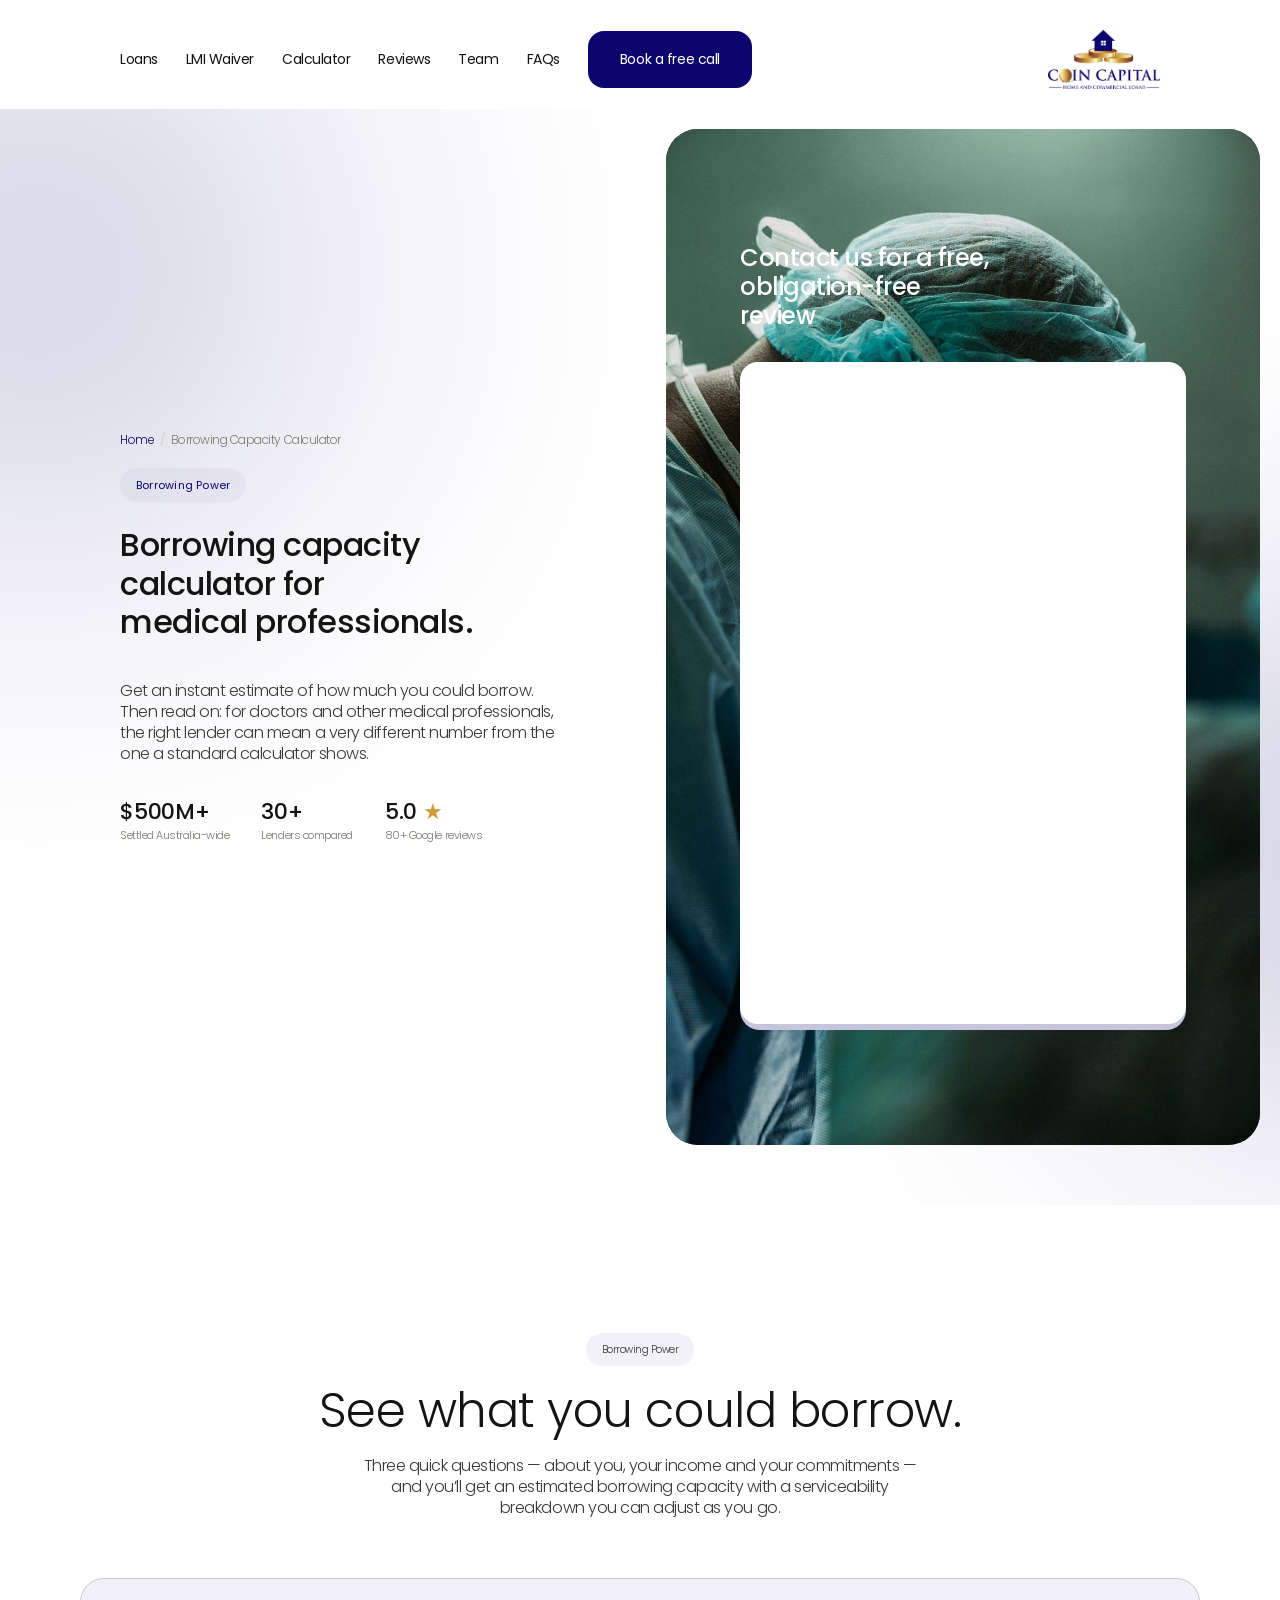
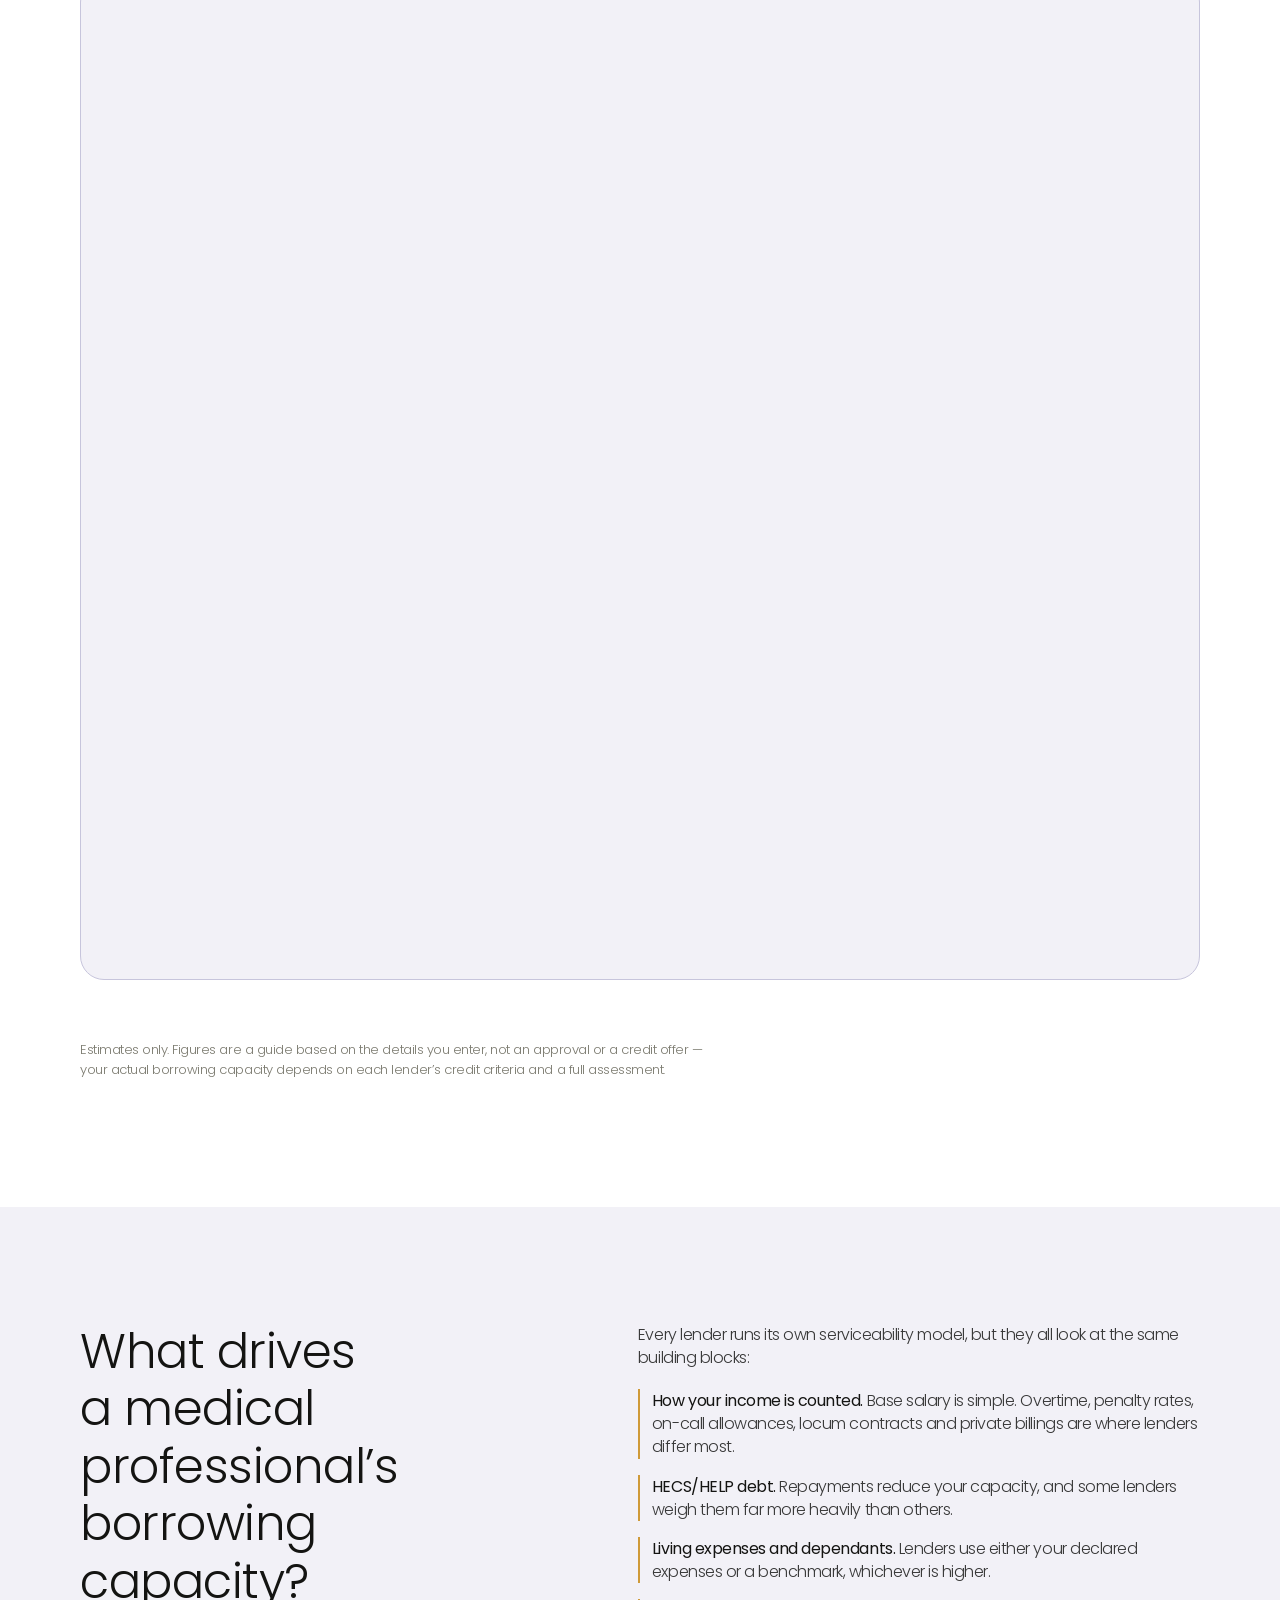
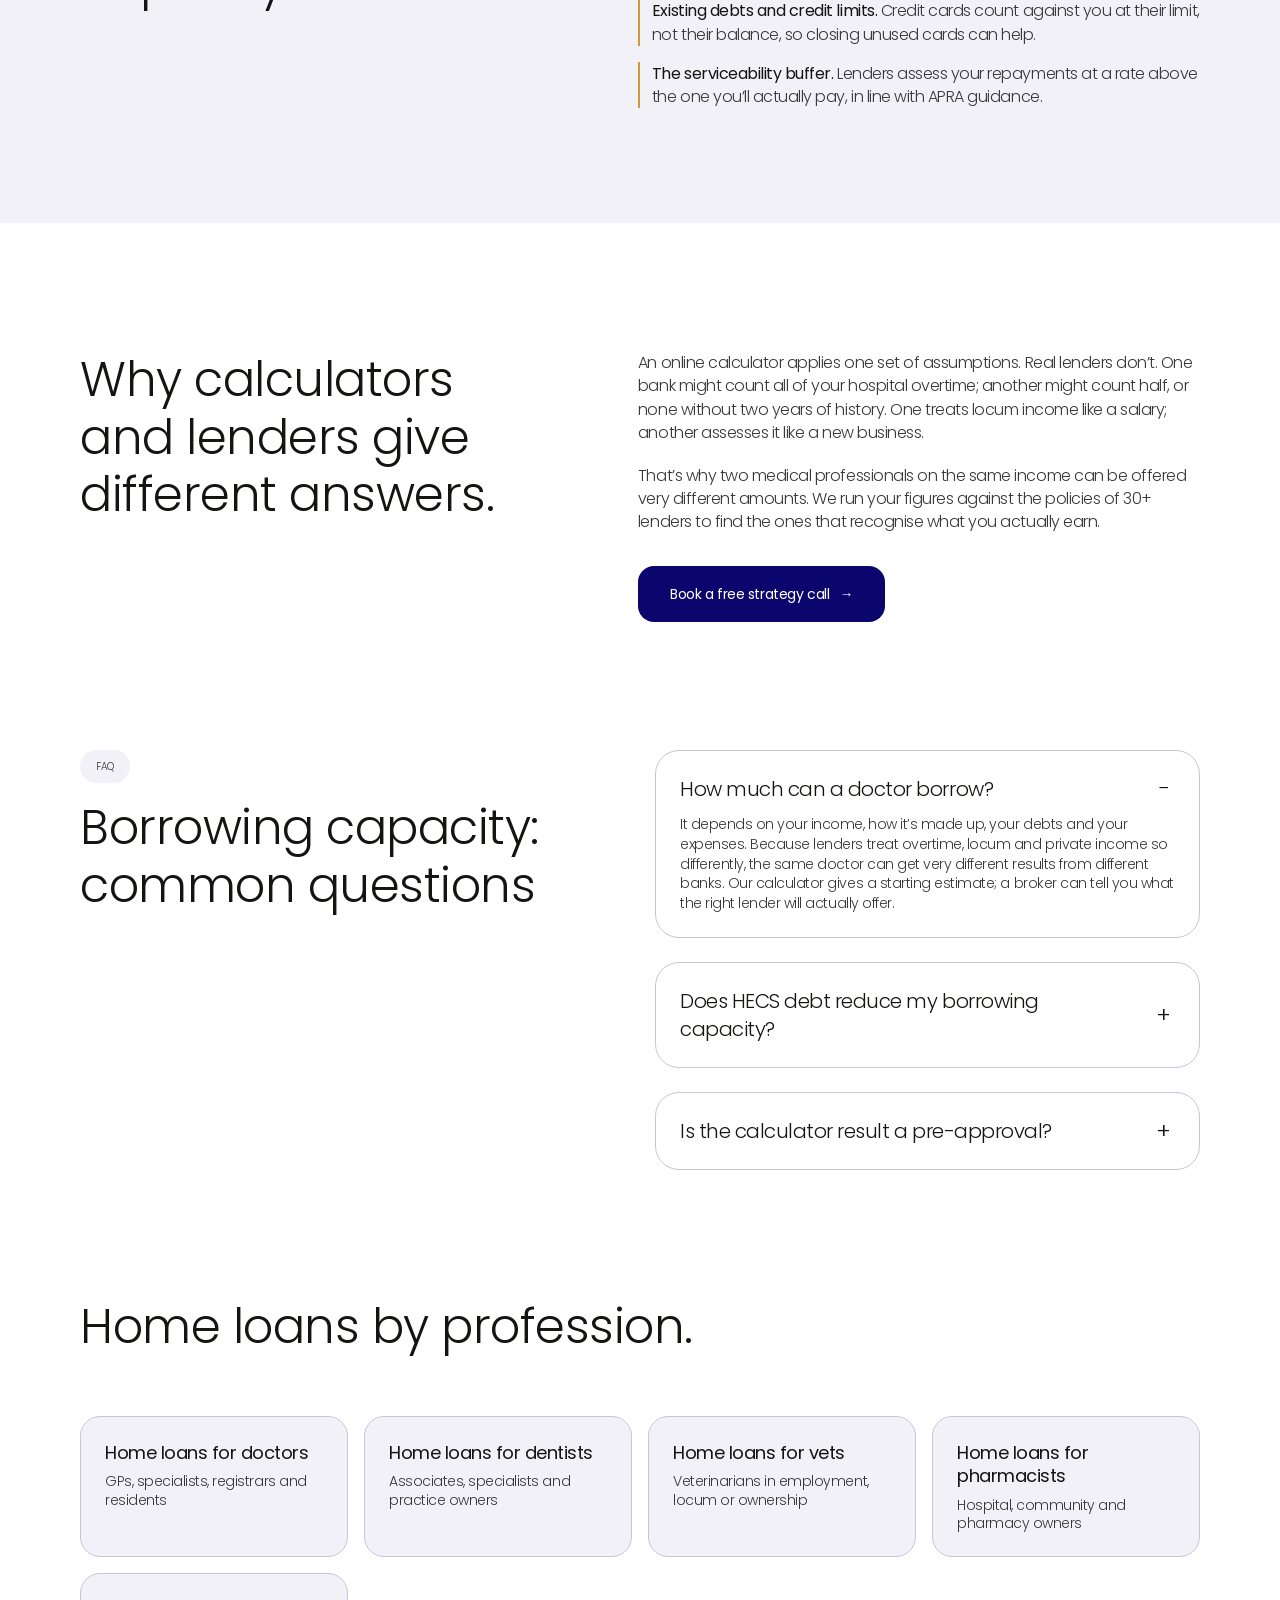
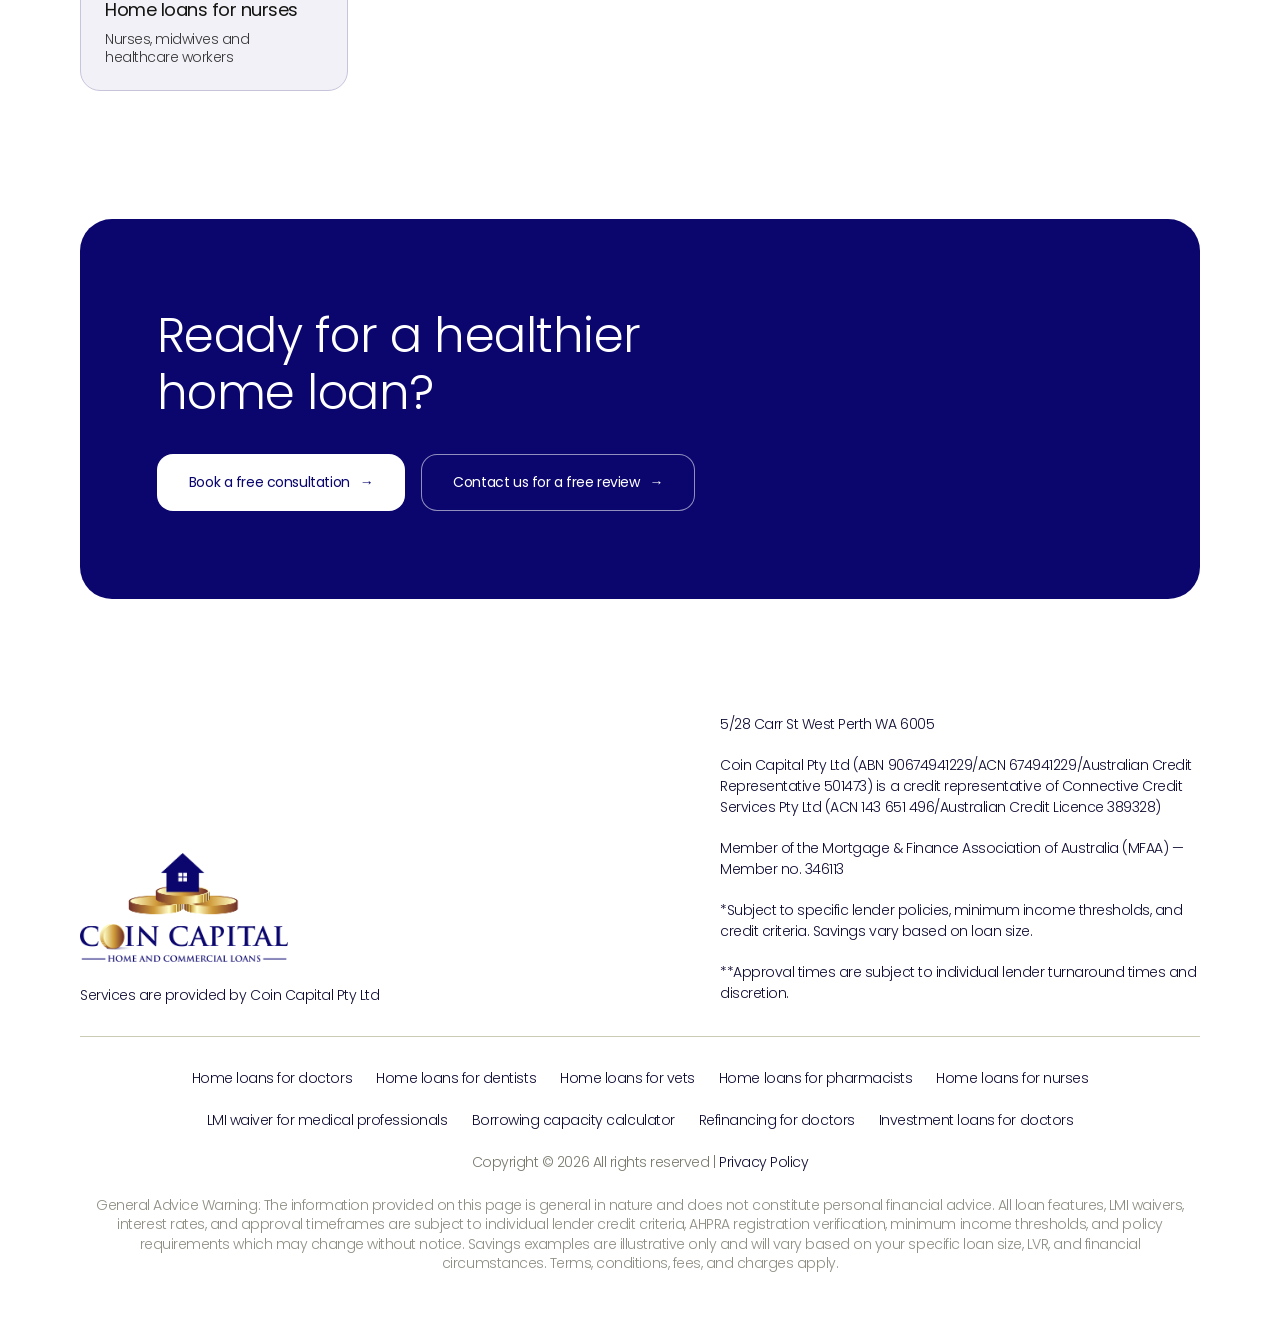
<file: borrowing-capacity-calculator.html>
<!doctype html>
<html lang="en-AU">
<head>
<meta charset="utf-8">
<meta name="viewport" content="width=device-width,initial-scale=1,viewport-fit=cover">
<!-- Google tag (gtag.js) -->
<script async src="https://www.googletagmanager.com/gtag/js?id=AW-18481558629"></script>
<script>
  window.dataLayer = window.dataLayer || [];
  function gtag(){dataLayer.push(arguments);}
  gtag('js', new Date());
  gtag('config', 'AW-18481558629');
</script>
<!-- Meta Pixel Code -->
<script>
!function(f,b,e,v,n,t,s)
{if(f.fbq)return;n=f.fbq=function(){n.callMethod?
n.callMethod.apply(n,arguments):n.queue.push(arguments)};
if(!f._fbq)f._fbq=n;n.push=n;n.loaded=!0;n.version='2.0';
n.queue=[];t=b.createElement(e);t.async=!0;
t.src=v;s=b.getElementsByTagName(e)[0];
s.parentNode.insertBefore(t,s)}(window, document,'script',
'https://connect.facebook.net/en_US/fbevents.js');
fbq('init', '2592938234453270');
fbq('track', 'PageView');
</script>
<!-- End Meta Pixel Code -->
<title>Borrowing Capacity Calculator for Doctors | Medical Home Loans</title>
<meta name="description" content="Estimate your borrowing capacity as a doctor or medical professional, then learn why lenders’ results differ — and how overtime, locum income and HECS change the number.">
<link rel="canonical" href="https://medicalhomeloans.au/borrowing-capacity-calculator">
<meta property="og:type" content="website">
<meta property="og:site_name" content="Medical Home Loans Australia">
<meta property="og:locale" content="en_AU">
<meta property="og:title" content="Borrowing Capacity Calculator for Doctors | Medical Home Loans">
<meta property="og:description" content="Estimate your borrowing capacity as a doctor or medical professional, then learn why lenders’ results differ — and how overtime, locum income and HECS change the number.">
<meta property="og:url" content="https://medicalhomeloans.au/borrowing-capacity-calculator">
<meta property="og:image" content="https://medicalhomeloans.au/assets/og-image.jpg">
<meta property="og:image:width" content="1200">
<meta property="og:image:height" content="630">
<meta name="twitter:card" content="summary_large_image">
<link rel="icon" href="/assets/icon-key.svg" type="image/svg+xml">
<link rel="preconnect" href="https://fonts.googleapis.com">
<link rel="preconnect" href="https://fonts.gstatic.com" crossorigin>
<link rel="stylesheet" href="https://fonts.googleapis.com/css2?family=Poppins:ital,wght@0,300;0,400;0,500;0,600;1,300&display=swap">
<link rel="stylesheet" href="/assets/site.css">
<script type="application/ld+json">
{
 "@context": "https://schema.org",
 "@graph": [
  {
   "@type": "FinancialService",
   "@id": "https://medicalhomeloans.au/#business",
   "name": "Medical Home Loans Australia by Coin Capital",
   "url": "https://medicalhomeloans.au/",
   "logo": "https://medicalhomeloans.au/assets/logo-coin-capital.png",
   "image": "https://medicalhomeloans.au/assets/og-image.jpg",
   "email": "ronil@coincapital.com.au",
   "address": {
    "@type": "PostalAddress",
    "streetAddress": "5/28 Carr St",
    "addressLocality": "West Perth",
    "addressRegion": "WA",
    "postalCode": "6005",
    "addressCountry": "AU"
   },
   "areaServed": {
    "@type": "Country",
    "name": "Australia"
   },
   "founder": {
    "@type": "Person",
    "name": "Ronil Shah",
    "jobTitle": "Director"
   }
  },
  {
   "@type": "BreadcrumbList",
   "itemListElement": [
    {
     "@type": "ListItem",
     "position": 1,
     "name": "Home",
     "item": "https://medicalhomeloans.au/"
    },
    {
     "@type": "ListItem",
     "position": 2,
     "name": "Borrowing Capacity Calculator",
     "item": "https://medicalhomeloans.au/borrowing-capacity-calculator"
    }
   ]
  },
  {
   "@type": "FAQPage",
   "mainEntity": [
    {
     "@type": "Question",
     "name": "How much can a doctor borrow?",
     "acceptedAnswer": {
      "@type": "Answer",
      "text": "It depends on your income, how it’s made up, your debts and your expenses. Because lenders treat overtime, locum and private income so differently, the same doctor can get very different results from different banks. Our calculator gives a starting estimate; a broker can tell you what the right lender will actually offer."
     }
    },
    {
     "@type": "Question",
     "name": "Does HECS debt reduce my borrowing capacity?",
     "acceptedAnswer": {
      "@type": "Answer",
      "text": "Yes. Lenders deduct your compulsory HECS/HELP repayments from your income. How much this reduces your borrowing power varies between lenders."
     }
    },
    {
     "@type": "Question",
     "name": "Is the calculator result a pre-approval?",
     "acceptedAnswer": {
      "@type": "Answer",
      "text": "No. It’s an estimate based on the details you enter. A pre-approval needs a full application and assessment by a lender."
     }
    }
   ]
  },
  {
   "@type": "Service",
   "name": "Borrowing Capacity Calculator",
   "serviceType": "Mortgage broking",
   "provider": {
    "@id": "https://medicalhomeloans.au/#business"
   },
   "areaServed": {
    "@type": "Country",
    "name": "Australia"
   },
   "audience": {
    "@type": "Audience",
    "audienceType": "Doctors and medical professionals"
   },
   "url": "https://medicalhomeloans.au/borrowing-capacity-calculator"
  }
 ]
}
</script>
</head>
<body>
<noscript><img height="1" width="1" style="display:none"
src="https://www.facebook.com/tr?id=2592938234453270&amp;ev=PageView&amp;noscript=1"
alt="" /></noscript>

<header class="site-header">
  <nav class="nav" aria-label="Primary">
    <button class="nav-toggle" id="nav-toggle" type="button" aria-expanded="false" aria-controls="nav-links" aria-label="Menu"><span></span></button>
    <div class="nav-links" id="nav-links">
      <a href="/#solutions">Loans</a>
      <a href="/lmi-waiver">LMI Waiver</a>
      <a href="/borrowing-capacity-calculator">Calculator</a>
      <a href="/#testimonials">Reviews</a>
      <a href="/#founder">Team</a>
      <a href="/#faq">FAQs</a>
      <a class="btn" href="/#book">Book a free call</a>
    </div>
    <a class="nav-logo" href="/" aria-label="Coin Capital — Medical Home Loans Australia, home">
      <img src="/assets/logo-coin-capital.png" width="988" height="518" alt="Coin Capital Home and Commercial Loans">
    </a>
  </nav>
</header>

<main>
  <section class="hero" id="hero">
    <div class="hero-grid">
      <div class="hero-copy">
        <nav class="crumbs" aria-label="Breadcrumb"><ol><li><a href="/">Home</a></li><li aria-current="page">Borrowing Capacity Calculator</li></ol></nav>
        <span class="pill eyebrow">Borrowing Power</span>
        <h1>Borrowing capacity calculator for medical professionals.</h1>
        <p class="hero-lede">Get an instant estimate of how much you could borrow. Then read on: for doctors and other medical professionals, the right lender can mean a very different number from the one a standard calculator shows.</p>
        <ul class="hero-trust">
          <li><span class="figure">$500M+</span><span class="label">Settled Australia-wide</span></li>
          <li><span class="figure">30+</span><span class="label">Lenders compared</span></li>
          <li><span class="figure">5.0 <span class="star" aria-hidden="true">★</span></span><span class="label">80+ Google reviews</span></li>
        </ul>
      </div>

      <div class="hero-panel" id="contact">
        <img class="bg" src="/assets/hero-surgeon.jpg" alt="" width="1200" height="1800">
        <h2>Contact us for a free, obligation-free review</h2>
        <div class="form-shell">
          <!-- LeadConnector (GoHighLevel) inline form. Submissions go to GHL, NOT /api/lead.
               The form's On Submit action in GHL must redirect to /thank-you, otherwise the
               Meta Lead event and the Google Ads conversion on that page never fire. -->
          <iframe
            src="https://api.leadconnectorhq.com/widget/form/7I3f8wnkZmjK8acC4hnJ"
            class="ghl-embed"
            id="inline-7I3f8wnkZmjK8acC4hnJ"
            data-layout="{'id':'INLINE'}"
            data-trigger-type="alwaysShow"
            data-trigger-value=""
            data-activation-type="alwaysActivated"
            data-activation-value=""
            data-deactivation-type="neverDeactivate"
            data-deactivation-value=""
            data-form-name="Form 1"
            data-height="662"
            data-layout-iframe-id="inline-7I3f8wnkZmjK8acC4hnJ"
            data-form-id="7I3f8wnkZmjK8acC4hnJ"
            data-cookie-consent="true"
            data-cookie-consent-provider="auto"
            title="Enquiry form">
          </iframe>
        </div>
      </div>
    </div>
  </section>

  <section class="page-section" id="calculator" aria-labelledby="calculator-h">
    <div class="wrap stack">
      <div class="section-head">
        <span class="pill">Borrowing Power</span>
        <h2 class="h2" id="calculator-h">See what you could borrow.</h2>
        <p class="section-lede">Three quick questions — about you, your income and your commitments — and you’ll get an estimated borrowing capacity with a serviceability breakdown you can adjust as you go.</p>
      </div>
      <div class="embed-frame" data-embed="calculator">
        <iframe class="embed embed-calc" title="Borrowing capacity calculator"
          src="https://lsbroker.com.au/borrowing.html?broker=9ecff722-2fa7-4bd2-bbba-3ab63f3109eb"
          loading="lazy"></iframe>
        <div class="embed-fallback" hidden>
          <h3>Borrowing capacity calculator</h3>
          <p>The calculator opens in its own window from here.</p>
          <a class="btn arrow" href="https://lsbroker.com.au/borrowing.html?broker=9ecff722-2fa7-4bd2-bbba-3ab63f3109eb" target="_blank" rel="noopener">Open the calculator</a>
        </div>
      </div>
      <p class="embed-note">Estimates only. Figures are a guide based on the details you enter, not an approval or a credit offer — your actual borrowing capacity depends on each lender’s credit criteria and a full assessment.</p>
    </div>
  </section>

  <section class="band" id="factors" aria-labelledby="factors-h">
    <div class="wrap two-col">
      <div class="col-head">
        <h2 class="h2" id="factors-h">What drives a medical professional’s borrowing capacity?</h2>
      </div>
      <div class="prose">
        <p>Every lender runs its own serviceability model, but they all look at the same building blocks:</p>
        <ul class="gold-list">
          <li><strong>How your income is counted.</strong> Base salary is simple. Overtime, penalty rates, on-call allowances, locum contracts and private billings are where lenders differ most.</li>
          <li><strong>HECS/HELP debt.</strong> Repayments reduce your capacity, and some lenders weigh them far more heavily than others.</li>
          <li><strong>Living expenses and dependants.</strong> Lenders use either your declared expenses or a benchmark, whichever is higher.</li>
          <li><strong>Existing debts and credit limits.</strong> Credit cards count against you at their limit, not their balance, so closing unused cards can help.</li>
          <li><strong>The serviceability buffer.</strong> Lenders assess your repayments at a rate above the one you’ll actually pay, in line with APRA guidance.</li>
        </ul>
      </div>
    </div>
  </section>

  <section class="page-section" id="why" aria-labelledby="why-h">
    <div class="wrap two-col">
      <div class="col-head">
        <h2 class="h2" id="why-h">Why calculators and lenders give different answers.</h2>
      </div>
      <div class="prose">
        <p>An online calculator applies one set of assumptions. Real lenders don’t. One bank might count all of your hospital overtime; another might count half, or none without two years of history. One treats locum income like a salary; another assesses it like a new business.</p>
        <p>That’s why two medical professionals on the same income can be offered very different amounts. We run your figures against the policies of 30+ lenders to find the ones that recognise what you actually earn.</p>
        <a class="btn arrow" href="/#book">Book a free strategy call</a>
      </div>
    </div>
  </section>

  <section class="faq" id="faq" aria-labelledby="faq-h">
    <div class="wrap faq-grid">
      <div class="faq-head">
        <span class="pill">FAQ</span>
        <h2 class="h2" id="faq-h">Borrowing capacity: common questions</h2>
      </div>
      <div class="faq-list">
        <details name="faq" open>
          <summary>How much can a doctor borrow?</summary>
          <p>It depends on your income, how it’s made up, your debts and your expenses. Because lenders treat overtime, locum and private income so differently, the same doctor can get very different results from different banks. Our calculator gives a starting estimate; a broker can tell you what the right lender will actually offer.</p>
        </details>
        <details name="faq">
          <summary>Does HECS debt reduce my borrowing capacity?</summary>
          <p>Yes. Lenders deduct your compulsory HECS/HELP repayments from your income. How much this reduces your borrowing power varies between lenders.</p>
        </details>
        <details name="faq">
          <summary>Is the calculator result a pre-approval?</summary>
          <p>No. It’s an estimate based on the details you enter. A pre-approval needs a full application and assessment by a lender.</p>
        </details>
      </div>
    </div>
  </section>

  <section class="related" aria-labelledby="related-h">
    <div class="wrap stack">
      <h2 class="h2 narrow" id="related-h">Home loans by profession.</h2>
      <nav class="related-grid" aria-label="Other professions">
        <a href="/home-loans-for-doctors"><strong>Home loans for doctors</strong><span>GPs, specialists, registrars and residents</span></a>
        <a href="/home-loans-for-dentists"><strong>Home loans for dentists</strong><span>Associates, specialists and practice owners</span></a>
        <a href="/home-loans-for-vets"><strong>Home loans for vets</strong><span>Veterinarians in employment, locum or ownership</span></a>
        <a href="/home-loans-for-pharmacists"><strong>Home loans for pharmacists</strong><span>Hospital, community and pharmacy owners</span></a>
        <a href="/home-loans-for-nurses"><strong>Home loans for nurses</strong><span>Nurses, midwives and healthcare workers</span></a>
      </nav>
    </div>
  </section>

  <section class="closing" aria-labelledby="closing-h">
    <div class="wrap">
      <div class="closing-panel">
        <h2 class="h2" id="closing-h">Ready for a healthier home loan?</h2>
        <div class="closing-actions">
          <a class="btn light arrow" href="/#book">Book a free consultation</a>
          <a class="btn ghost arrow" href="#contact">Contact us for a free review</a>
        </div>
      </div>
    </div>
  </section>
</main>

<footer class="site-footer">
  <div class="wrap">
    <div class="footer-top">
      <div class="footer-brand">
        <img src="/assets/logo-coin-capital.png" width="988" height="518" alt="Coin Capital Home and Commercial Loans">
        <p>Services are provided by Coin Capital Pty Ltd</p>
      </div>
      <div class="footer-legal">
        <p>5/28 Carr St West Perth WA 6005</p>
        <p>Coin Capital Pty Ltd (ABN 90674941229/ACN 674941229/Australian Credit Representative 501473) is a credit representative of Connective Credit Services Pty Ltd (ACN 143 651 496/Australian Credit Licence 389328)</p>
        <p>Member of the Mortgage &amp; Finance Association of Australia (MFAA) — Member no. 346113</p>
        <p>*Subject to specific lender policies, minimum income thresholds, and credit criteria. Savings vary based on loan size.</p>
        <p>**Approval times are subject to individual lender turnaround times and discretion.</p>
      </div>
    </div>
    <div class="footer-bottom">
      <nav class="footer-links" aria-label="Home loans by profession">
        <a href="/home-loans-for-doctors">Home loans for doctors</a>
        <a href="/home-loans-for-dentists">Home loans for dentists</a>
        <a href="/home-loans-for-vets">Home loans for vets</a>
        <a href="/home-loans-for-pharmacists">Home loans for pharmacists</a>
        <a href="/home-loans-for-nurses">Home loans for nurses</a>
      </nav>
      <nav class="footer-links" aria-label="Loans and tools">
        <a href="/lmi-waiver">LMI waiver for medical professionals</a>
        <a href="/borrowing-capacity-calculator">Borrowing capacity calculator</a>
        <a href="/refinancing-for-doctors">Refinancing for doctors</a>
        <a href="/investment-loans-for-doctors">Investment loans for doctors</a>
      </nav>
      <p>Copyright © 2026 All rights reserved | <a href="/privacy-policy">Privacy Policy</a></p>
      <p class="gaw">General Advice Warning: The information provided on this page is general in nature and does not constitute personal financial advice. All loan features, LMI waivers, interest rates, and approval timeframes are subject to individual lender credit criteria, AHPRA registration verification, minimum income thresholds, and policy requirements which may change without notice. Savings examples are illustrative only and will vary based on your specific loan size, LVR, and financial circumstances. Terms, conditions, fees, and charges apply.</p>
    </div>
  </div>
</footer>

<script src="/assets/site.js"></script>
<script
  src="https://link.msgsndr.com/js/external-tracking.js"
  data-tracking-id="tk_a39b2b5e9e1a40dfa797326a72789126">
</script>

<script src="https://link.msgsndr.com/js/form_embed.js"></script>

</body>
</html>
</file>
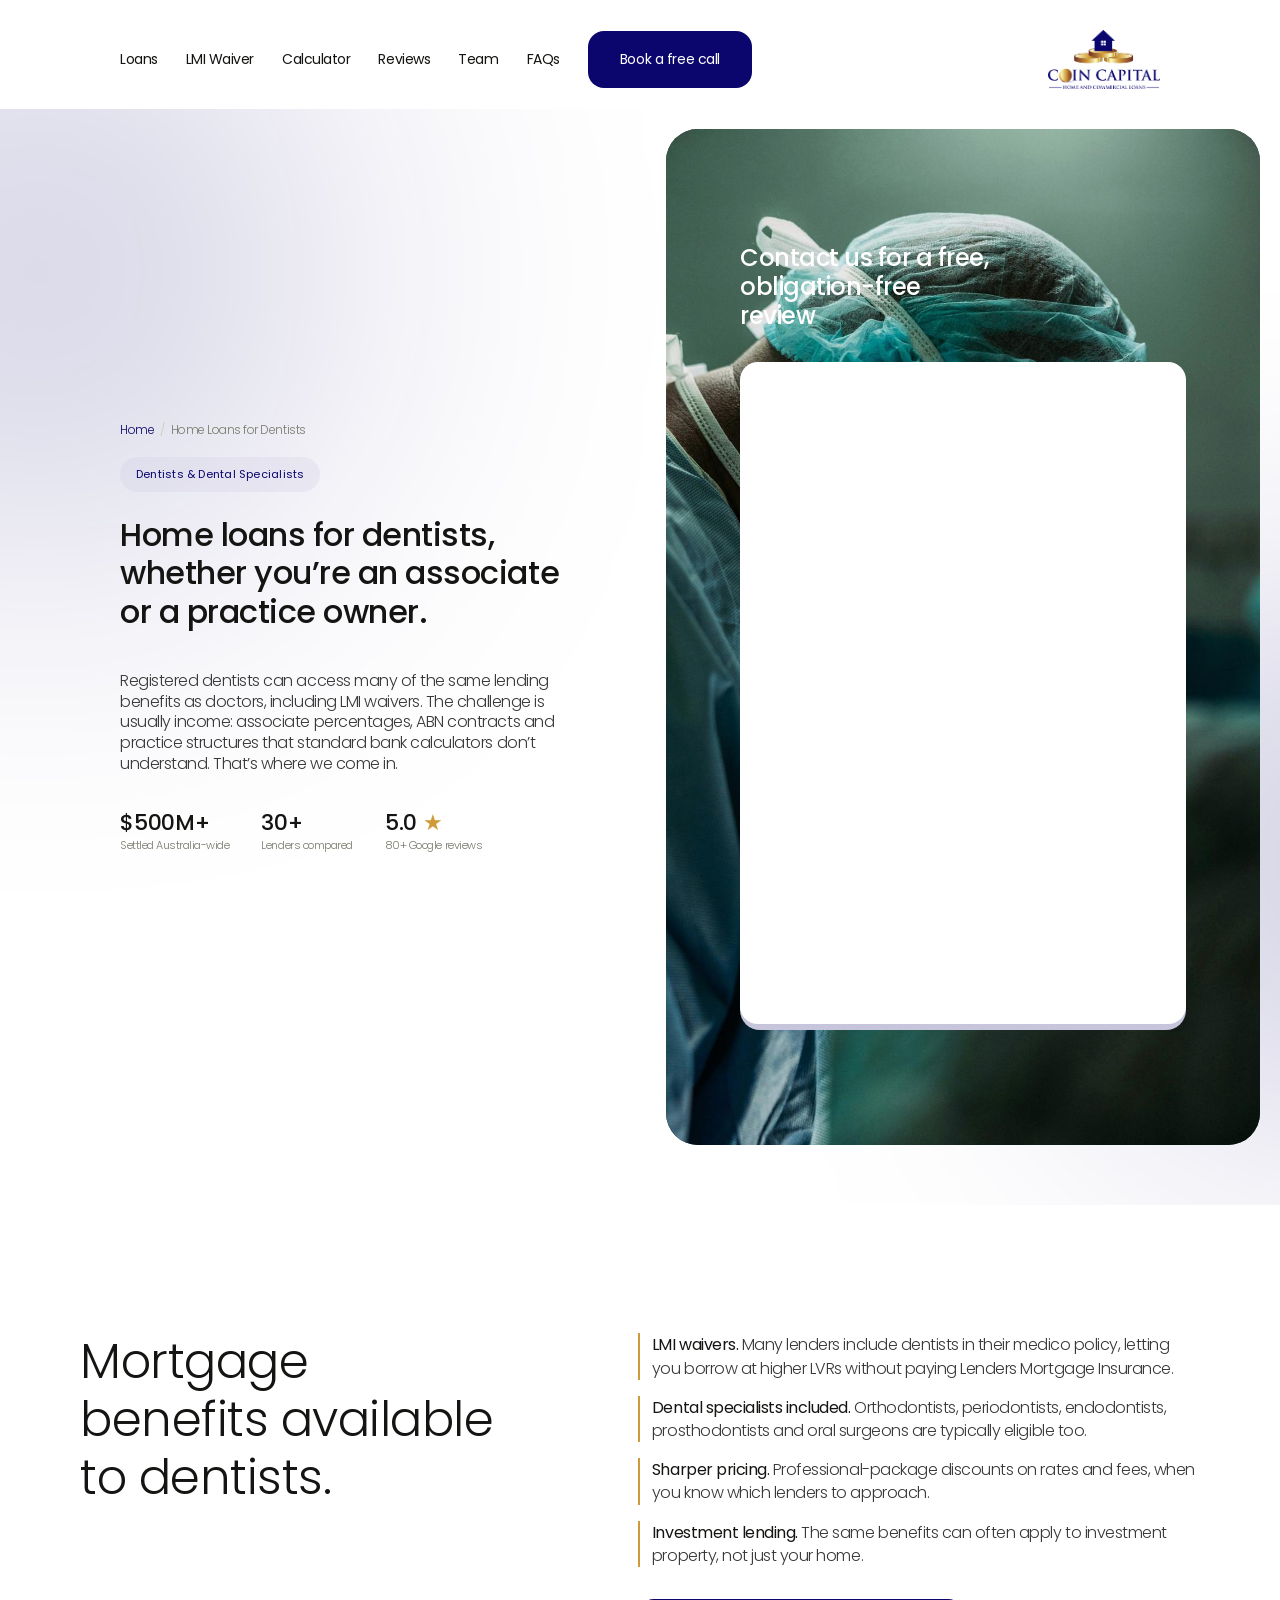
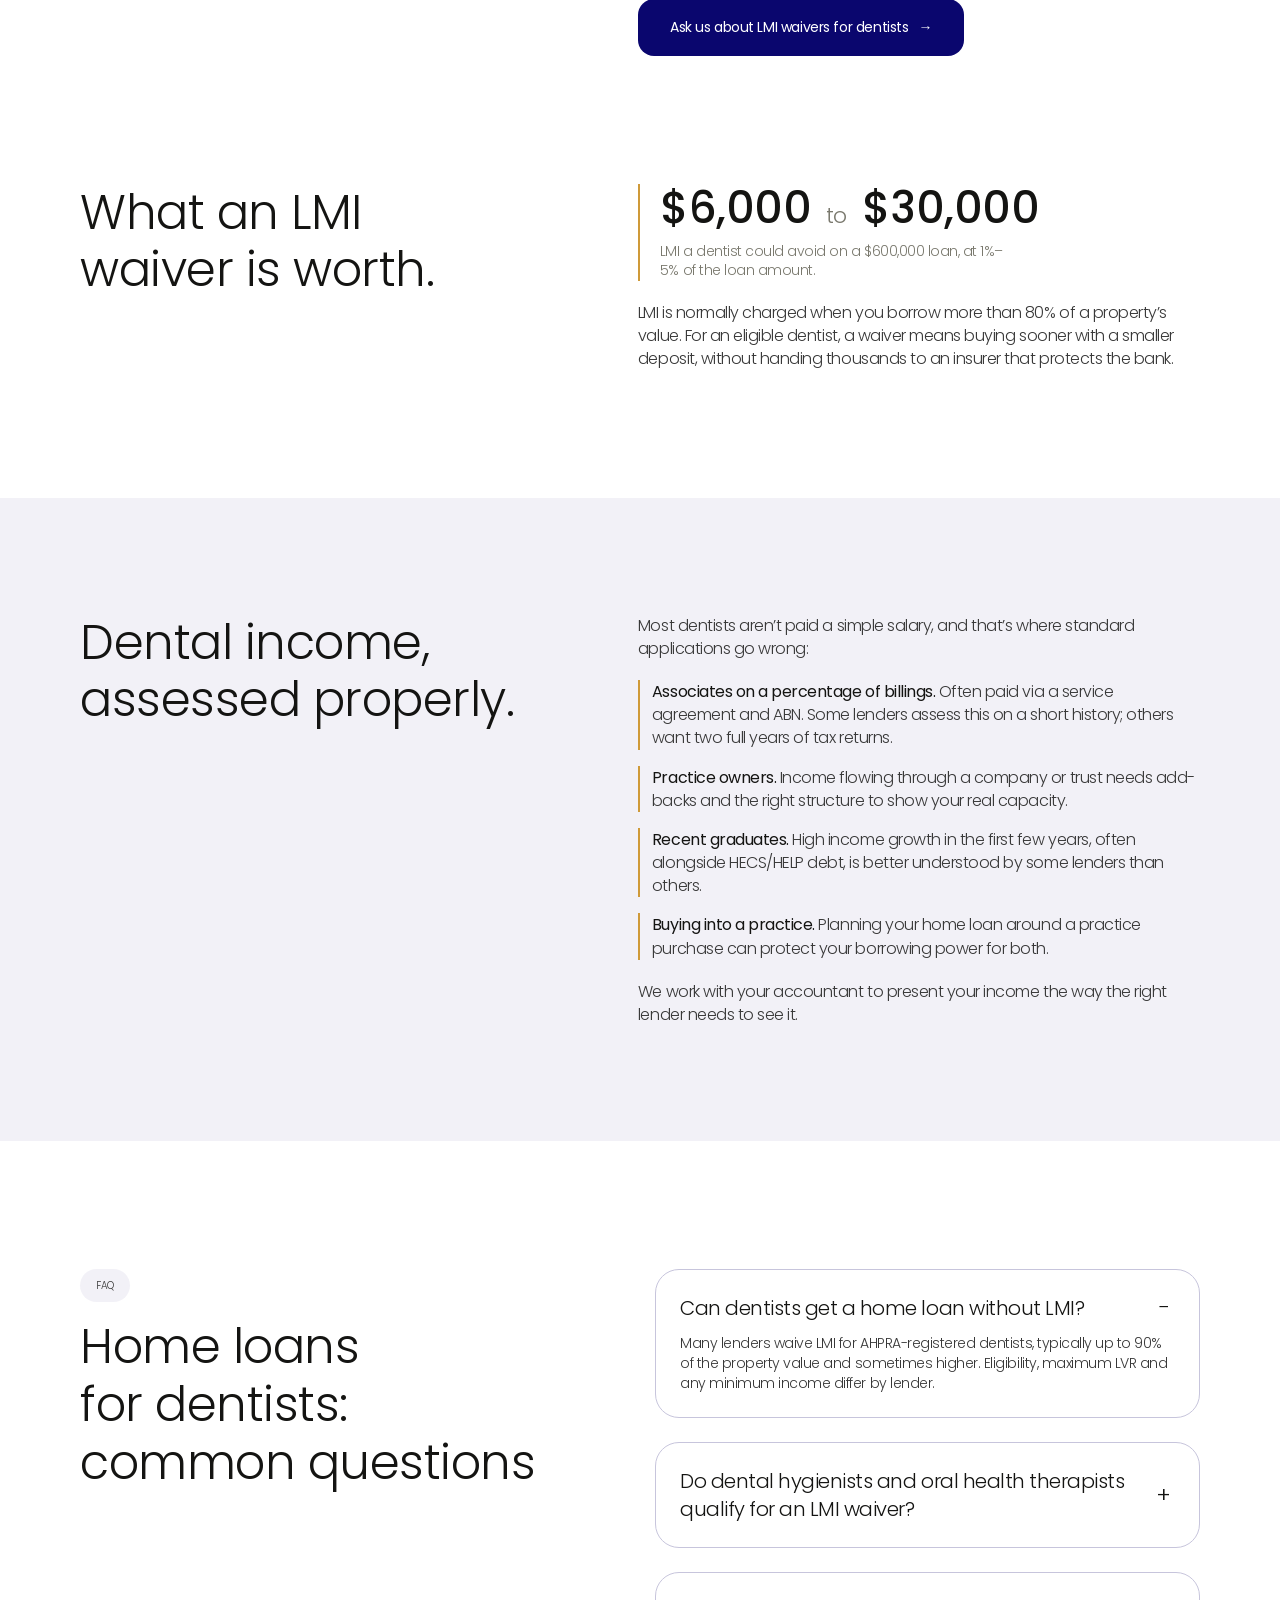
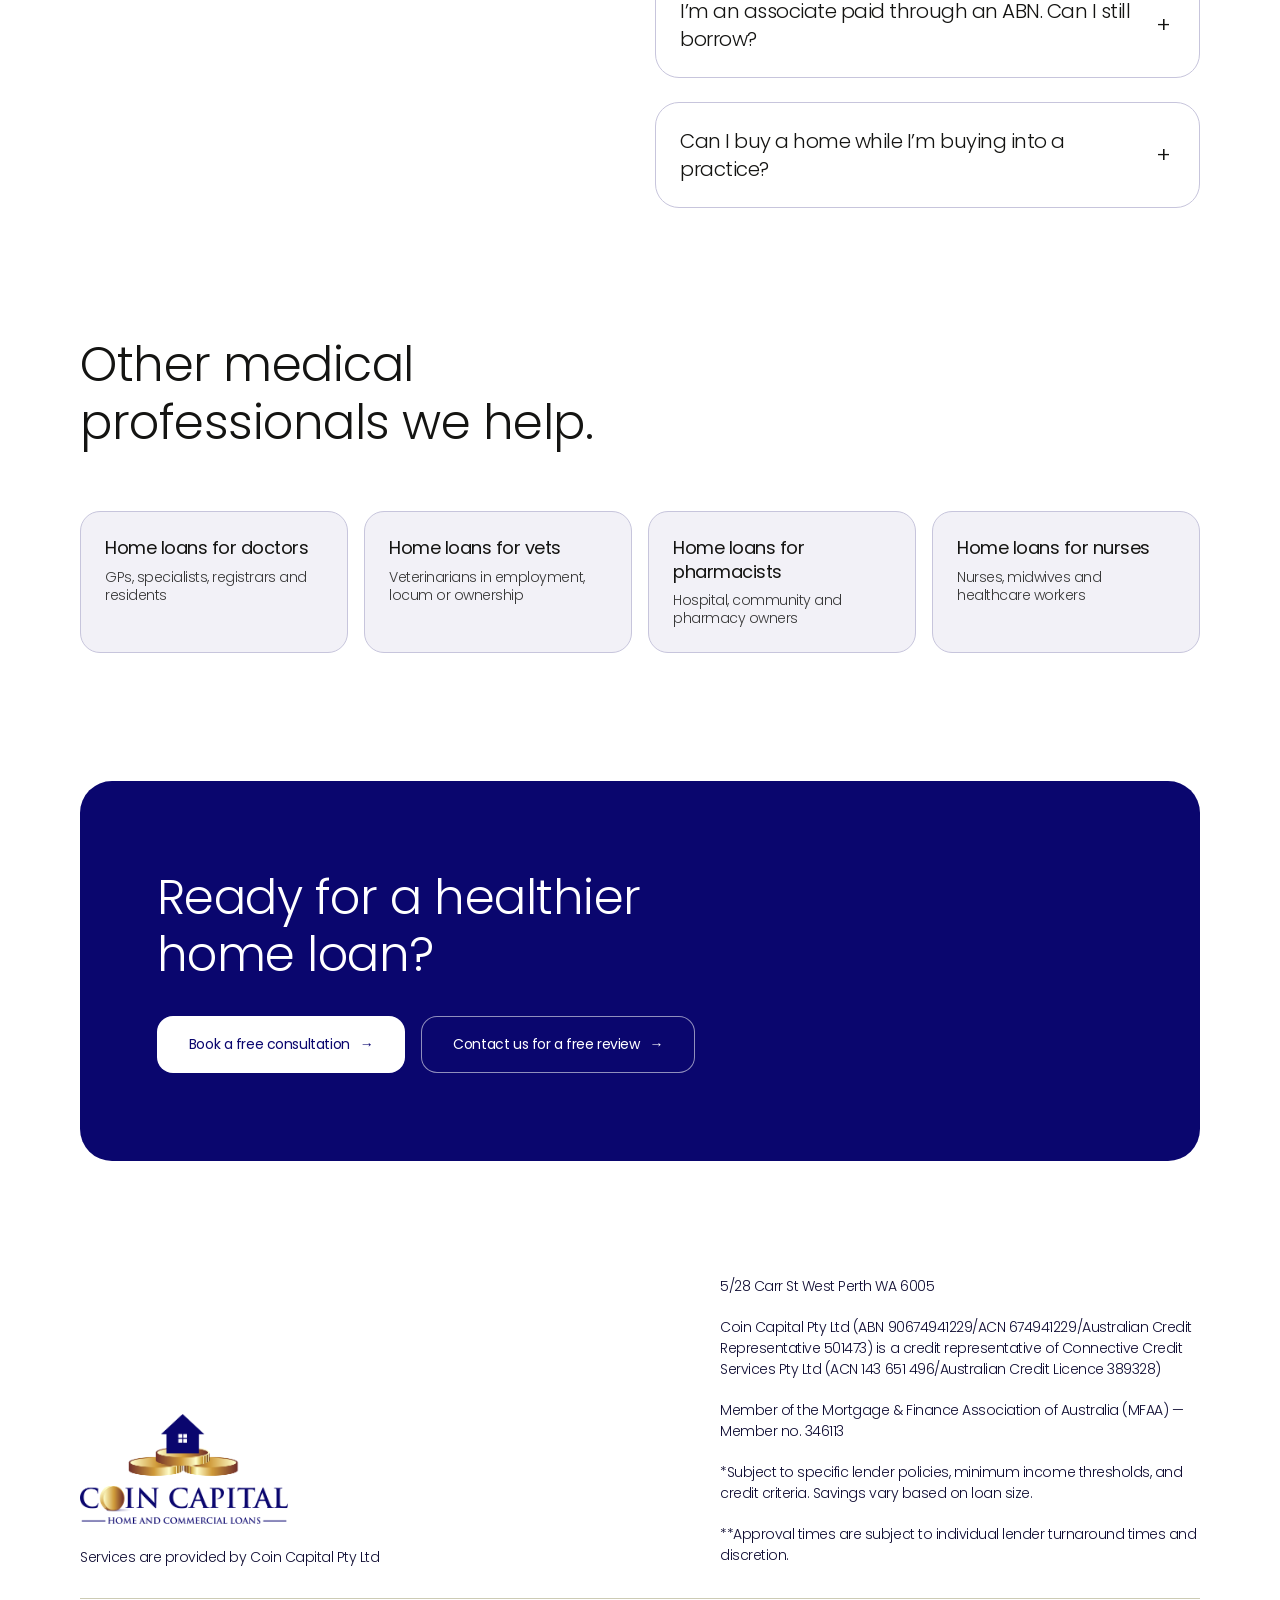
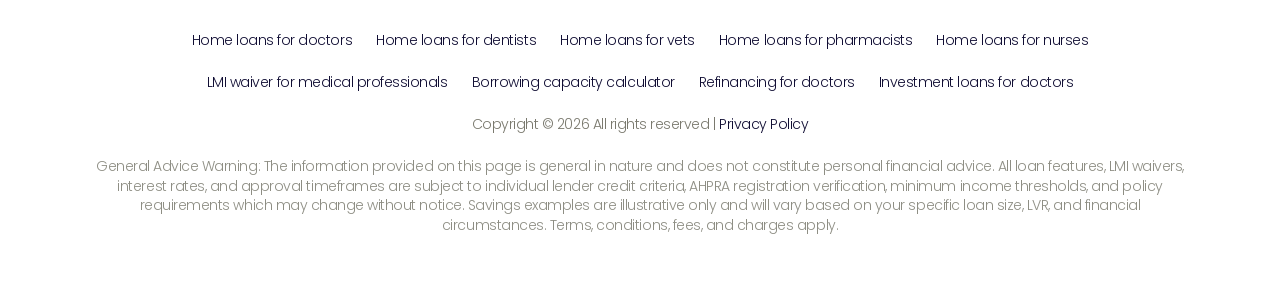
<file: home-loans-for-dentists.html>
<!doctype html>
<html lang="en-AU">
<head>
<meta charset="utf-8">
<meta name="viewport" content="width=device-width,initial-scale=1,viewport-fit=cover">
<!-- Google tag (gtag.js) -->
<script async src="https://www.googletagmanager.com/gtag/js?id=AW-18481558629"></script>
<script>
  window.dataLayer = window.dataLayer || [];
  function gtag(){dataLayer.push(arguments);}
  gtag('js', new Date());
  gtag('config', 'AW-18481558629');
</script>
<!-- Meta Pixel Code -->
<script>
!function(f,b,e,v,n,t,s)
{if(f.fbq)return;n=f.fbq=function(){n.callMethod?
n.callMethod.apply(n,arguments):n.queue.push(arguments)};
if(!f._fbq)f._fbq=n;n.push=n;n.loaded=!0;n.version='2.0';
n.queue=[];t=b.createElement(e);t.async=!0;
t.src=v;s=b.getElementsByTagName(e)[0];
s.parentNode.insertBefore(t,s)}(window, document,'script',
'https://connect.facebook.net/en_US/fbevents.js');
fbq('init', '2592938234453270');
fbq('track', 'PageView');
</script>
<!-- End Meta Pixel Code -->
<title>Home Loans for Dentists | LMI Waiver | Medical Home Loans</title>
<meta name="description" content="Home loans for dentists and dental specialists. We compare 30+ lenders for LMI waivers and lenders that understand associate, contractor and practice-owner income.">
<link rel="canonical" href="https://medicalhomeloans.au/home-loans-for-dentists">
<meta property="og:type" content="website">
<meta property="og:site_name" content="Medical Home Loans Australia">
<meta property="og:locale" content="en_AU">
<meta property="og:title" content="Home Loans for Dentists | LMI Waiver | Medical Home Loans">
<meta property="og:description" content="Home loans for dentists and dental specialists. We compare 30+ lenders for LMI waivers and lenders that understand associate, contractor and practice-owner income.">
<meta property="og:url" content="https://medicalhomeloans.au/home-loans-for-dentists">
<meta property="og:image" content="https://medicalhomeloans.au/assets/og-image.jpg">
<meta property="og:image:width" content="1200">
<meta property="og:image:height" content="630">
<meta name="twitter:card" content="summary_large_image">
<link rel="icon" href="/assets/icon-key.svg" type="image/svg+xml">
<link rel="preconnect" href="https://fonts.googleapis.com">
<link rel="preconnect" href="https://fonts.gstatic.com" crossorigin>
<link rel="stylesheet" href="https://fonts.googleapis.com/css2?family=Poppins:ital,wght@0,300;0,400;0,500;0,600;1,300&display=swap">
<link rel="stylesheet" href="/assets/site.css">
<script type="application/ld+json">
{
 "@context": "https://schema.org",
 "@graph": [
  {
   "@type": "FinancialService",
   "@id": "https://medicalhomeloans.au/#business",
   "name": "Medical Home Loans Australia by Coin Capital",
   "url": "https://medicalhomeloans.au/",
   "logo": "https://medicalhomeloans.au/assets/logo-coin-capital.png",
   "image": "https://medicalhomeloans.au/assets/og-image.jpg",
   "email": "ronil@coincapital.com.au",
   "address": {
    "@type": "PostalAddress",
    "streetAddress": "5/28 Carr St",
    "addressLocality": "West Perth",
    "addressRegion": "WA",
    "postalCode": "6005",
    "addressCountry": "AU"
   },
   "areaServed": {
    "@type": "Country",
    "name": "Australia"
   },
   "founder": {
    "@type": "Person",
    "name": "Ronil Shah",
    "jobTitle": "Director"
   }
  },
  {
   "@type": "BreadcrumbList",
   "itemListElement": [
    {
     "@type": "ListItem",
     "position": 1,
     "name": "Home",
     "item": "https://medicalhomeloans.au/"
    },
    {
     "@type": "ListItem",
     "position": 2,
     "name": "Home Loans for Dentists",
     "item": "https://medicalhomeloans.au/home-loans-for-dentists"
    }
   ]
  },
  {
   "@type": "FAQPage",
   "mainEntity": [
    {
     "@type": "Question",
     "name": "Can dentists get a home loan without LMI?",
     "acceptedAnswer": {
      "@type": "Answer",
      "text": "Many lenders waive LMI for AHPRA-registered dentists, typically up to 90% of the property value and sometimes higher. Eligibility, maximum LVR and any minimum income differ by lender."
     }
    },
    {
     "@type": "Question",
     "name": "Do dental hygienists and oral health therapists qualify for an LMI waiver?",
     "acceptedAnswer": {
      "@type": "Answer",
      "text": "Usually not. Most lenders limit their waiver to registered dentists and dental specialists. Hygienists, therapists and prosthetists can still benefit from a broker who finds lenders that treat their income favourably."
     }
    },
    {
     "@type": "Question",
     "name": "I’m an associate paid through an ABN. Can I still borrow?",
     "acceptedAnswer": {
      "@type": "Answer",
      "text": "Yes. Some lenders will assess dental contractor income on a shorter trading history than standard self-employed borrowers. We’ll match you with one that does."
     }
    },
    {
     "@type": "Question",
     "name": "Can I buy a home while I’m buying into a practice?",
     "acceptedAnswer": {
      "@type": "Answer",
      "text": "It’s possible, but the order and structure matter. We’ll plan both so one doesn’t cap your borrowing for the other."
     }
    }
   ]
  },
  {
   "@type": "Service",
   "name": "Home Loans for Dentists",
   "serviceType": "Mortgage broking",
   "provider": {
    "@id": "https://medicalhomeloans.au/#business"
   },
   "areaServed": {
    "@type": "Country",
    "name": "Australia"
   },
   "audience": {
    "@type": "Audience",
    "audienceType": "Dentists and dental specialists"
   },
   "url": "https://medicalhomeloans.au/home-loans-for-dentists"
  }
 ]
}
</script>
</head>
<body>
<noscript><img height="1" width="1" style="display:none"
src="https://www.facebook.com/tr?id=2592938234453270&amp;ev=PageView&amp;noscript=1"
alt="" /></noscript>

<header class="site-header">
  <nav class="nav" aria-label="Primary">
    <button class="nav-toggle" id="nav-toggle" type="button" aria-expanded="false" aria-controls="nav-links" aria-label="Menu"><span></span></button>
    <div class="nav-links" id="nav-links">
      <a href="/#solutions">Loans</a>
      <a href="/lmi-waiver">LMI Waiver</a>
      <a href="/borrowing-capacity-calculator">Calculator</a>
      <a href="/#testimonials">Reviews</a>
      <a href="/#founder">Team</a>
      <a href="/#faq">FAQs</a>
      <a class="btn" href="/#book">Book a free call</a>
    </div>
    <a class="nav-logo" href="/" aria-label="Coin Capital — Medical Home Loans Australia, home">
      <img src="/assets/logo-coin-capital.png" width="988" height="518" alt="Coin Capital Home and Commercial Loans">
    </a>
  </nav>
</header>

<main>
  <section class="hero" id="hero">
    <div class="hero-grid">
      <div class="hero-copy">
        <nav class="crumbs" aria-label="Breadcrumb"><ol><li><a href="/">Home</a></li><li aria-current="page">Home Loans for Dentists</li></ol></nav>
        <span class="pill eyebrow">Dentists &amp; Dental Specialists</span>
        <h1>Home loans for dentists, whether you’re an associate or a practice owner.</h1>
        <p class="hero-lede">Registered dentists can access many of the same lending benefits as doctors, including LMI waivers. The challenge is usually income: associate percentages, ABN contracts and practice structures that standard bank calculators don’t understand. That’s where we come in.</p>
        <ul class="hero-trust">
          <li><span class="figure">$500M+</span><span class="label">Settled Australia-wide</span></li>
          <li><span class="figure">30+</span><span class="label">Lenders compared</span></li>
          <li><span class="figure">5.0 <span class="star" aria-hidden="true">★</span></span><span class="label">80+ Google reviews</span></li>
        </ul>
      </div>

      <div class="hero-panel" id="contact">
        <img class="bg" src="/assets/hero-surgeon.jpg" alt="" width="1200" height="1800">
        <h2>Contact us for a free, obligation-free review</h2>
        <div class="form-shell">
          <!-- LeadConnector (GoHighLevel) inline form. Submissions go to GHL, NOT /api/lead.
               The form's On Submit action in GHL must redirect to /thank-you, otherwise the
               Meta Lead event and the Google Ads conversion on that page never fire. -->
          <iframe
            src="https://api.leadconnectorhq.com/widget/form/7I3f8wnkZmjK8acC4hnJ"
            class="ghl-embed"
            id="inline-7I3f8wnkZmjK8acC4hnJ"
            data-layout="{'id':'INLINE'}"
            data-trigger-type="alwaysShow"
            data-trigger-value=""
            data-activation-type="alwaysActivated"
            data-activation-value=""
            data-deactivation-type="neverDeactivate"
            data-deactivation-value=""
            data-form-name="Form 1"
            data-height="662"
            data-layout-iframe-id="inline-7I3f8wnkZmjK8acC4hnJ"
            data-form-id="7I3f8wnkZmjK8acC4hnJ"
            data-cookie-consent="true"
            data-cookie-consent-provider="auto"
            title="Enquiry form">
          </iframe>
        </div>
      </div>
    </div>
  </section>

  <section class="page-section" id="benefits" aria-labelledby="benefits-h">
    <div class="wrap two-col">
      <div class="col-head">
        <h2 class="h2" id="benefits-h">Mortgage benefits available to dentists.</h2>
      </div>
      <div class="prose">
        <ul class="gold-list">
          <li><strong>LMI waivers.</strong> Many lenders include dentists in their medico policy, letting you borrow at higher LVRs without paying Lenders Mortgage Insurance.</li>
          <li><strong>Dental specialists included.</strong> Orthodontists, periodontists, endodontists, prosthodontists and oral surgeons are typically eligible too.</li>
          <li><strong>Sharper pricing.</strong> Professional-package discounts on rates and fees, when you know which lenders to approach.</li>
          <li><strong>Investment lending.</strong> The same benefits can often apply to investment property, not just your home.</li>
        </ul>
        <a class="btn arrow" href="#contact">Ask us about LMI waivers for dentists</a>
      </div>
    </div>
  </section>

  <section class="page-section" id="lmi" aria-labelledby="lmi-h">
    <div class="wrap two-col">
      <div class="col-head">
        <h2 class="h2" id="lmi-h">What an LMI waiver is worth.</h2>
      </div>
      <div class="prose">
        <figure class="saving">
          <p class="saving-figure">$6,000 <span>to</span> $30,000</p>
          <figcaption>LMI a dentist could avoid on a $600,000 loan, at 1%–5% of the loan amount.</figcaption>
        </figure>
        <p>LMI is normally charged when you borrow more than 80% of a property’s value. For an eligible dentist, a waiver means buying sooner with a smaller deposit, without handing thousands to an insurer that protects the bank.</p>
      </div>
    </div>
  </section>

  <section class="band" id="income" aria-labelledby="income-h">
    <div class="wrap two-col">
      <div class="col-head">
        <h2 class="h2" id="income-h">Dental income, assessed properly.</h2>
      </div>
      <div class="prose">
        <p>Most dentists aren’t paid a simple salary, and that’s where standard applications go wrong:</p>
        <ul class="gold-list">
          <li><strong>Associates on a percentage of billings.</strong> Often paid via a service agreement and ABN. Some lenders assess this on a short history; others want two full years of tax returns.</li>
          <li><strong>Practice owners.</strong> Income flowing through a company or trust needs add-backs and the right structure to show your real capacity.</li>
          <li><strong>Recent graduates.</strong> High income growth in the first few years, often alongside HECS/HELP debt, is better understood by some lenders than others.</li>
          <li><strong>Buying into a practice.</strong> Planning your home loan around a practice purchase can protect your borrowing power for both.</li>
        </ul>
        <p>We work with your accountant to present your income the way the right lender needs to see it.</p>
      </div>
    </div>
  </section>

  <section class="faq" id="faq" aria-labelledby="faq-h">
    <div class="wrap faq-grid">
      <div class="faq-head">
        <span class="pill">FAQ</span>
        <h2 class="h2" id="faq-h">Home loans for dentists: common questions</h2>
      </div>
      <div class="faq-list">
        <details name="faq" open>
          <summary>Can dentists get a home loan without LMI?</summary>
          <p>Many lenders waive LMI for AHPRA-registered dentists, typically up to 90% of the property value and sometimes higher. Eligibility, maximum LVR and any minimum income differ by lender.</p>
        </details>
        <details name="faq">
          <summary>Do dental hygienists and oral health therapists qualify for an LMI waiver?</summary>
          <p>Usually not. Most lenders limit their waiver to registered dentists and dental specialists. Hygienists, therapists and prosthetists can still benefit from a broker who finds lenders that treat their income favourably.</p>
        </details>
        <details name="faq">
          <summary>I’m an associate paid through an ABN. Can I still borrow?</summary>
          <p>Yes. Some lenders will assess dental contractor income on a shorter trading history than standard self-employed borrowers. We’ll match you with one that does.</p>
        </details>
        <details name="faq">
          <summary>Can I buy a home while I’m buying into a practice?</summary>
          <p>It’s possible, but the order and structure matter. We’ll plan both so one doesn’t cap your borrowing for the other.</p>
        </details>
      </div>
    </div>
  </section>

  <section class="related" aria-labelledby="related-h">
    <div class="wrap stack">
      <h2 class="h2 narrow" id="related-h">Other medical professionals we help.</h2>
      <nav class="related-grid" aria-label="Other professions">
        <a href="/home-loans-for-doctors"><strong>Home loans for doctors</strong><span>GPs, specialists, registrars and residents</span></a>
        <a href="/home-loans-for-vets"><strong>Home loans for vets</strong><span>Veterinarians in employment, locum or ownership</span></a>
        <a href="/home-loans-for-pharmacists"><strong>Home loans for pharmacists</strong><span>Hospital, community and pharmacy owners</span></a>
        <a href="/home-loans-for-nurses"><strong>Home loans for nurses</strong><span>Nurses, midwives and healthcare workers</span></a>
      </nav>
    </div>
  </section>

  <section class="closing" aria-labelledby="closing-h">
    <div class="wrap">
      <div class="closing-panel">
        <h2 class="h2" id="closing-h">Ready for a healthier home loan?</h2>
        <div class="closing-actions">
          <a class="btn light arrow" href="/#book">Book a free consultation</a>
          <a class="btn ghost arrow" href="#contact">Contact us for a free review</a>
        </div>
      </div>
    </div>
  </section>
</main>

<footer class="site-footer">
  <div class="wrap">
    <div class="footer-top">
      <div class="footer-brand">
        <img src="/assets/logo-coin-capital.png" width="988" height="518" alt="Coin Capital Home and Commercial Loans">
        <p>Services are provided by Coin Capital Pty Ltd</p>
      </div>
      <div class="footer-legal">
        <p>5/28 Carr St West Perth WA 6005</p>
        <p>Coin Capital Pty Ltd (ABN 90674941229/ACN 674941229/Australian Credit Representative 501473) is a credit representative of Connective Credit Services Pty Ltd (ACN 143 651 496/Australian Credit Licence 389328)</p>
        <p>Member of the Mortgage &amp; Finance Association of Australia (MFAA) — Member no. 346113</p>
        <p>*Subject to specific lender policies, minimum income thresholds, and credit criteria. Savings vary based on loan size.</p>
        <p>**Approval times are subject to individual lender turnaround times and discretion.</p>
      </div>
    </div>
    <div class="footer-bottom">
      <nav class="footer-links" aria-label="Home loans by profession">
        <a href="/home-loans-for-doctors">Home loans for doctors</a>
        <a href="/home-loans-for-dentists">Home loans for dentists</a>
        <a href="/home-loans-for-vets">Home loans for vets</a>
        <a href="/home-loans-for-pharmacists">Home loans for pharmacists</a>
        <a href="/home-loans-for-nurses">Home loans for nurses</a>
      </nav>
      <nav class="footer-links" aria-label="Loans and tools">
        <a href="/lmi-waiver">LMI waiver for medical professionals</a>
        <a href="/borrowing-capacity-calculator">Borrowing capacity calculator</a>
        <a href="/refinancing-for-doctors">Refinancing for doctors</a>
        <a href="/investment-loans-for-doctors">Investment loans for doctors</a>
      </nav>
      <p>Copyright © 2026 All rights reserved | <a href="/privacy-policy">Privacy Policy</a></p>
      <p class="gaw">General Advice Warning: The information provided on this page is general in nature and does not constitute personal financial advice. All loan features, LMI waivers, interest rates, and approval timeframes are subject to individual lender credit criteria, AHPRA registration verification, minimum income thresholds, and policy requirements which may change without notice. Savings examples are illustrative only and will vary based on your specific loan size, LVR, and financial circumstances. Terms, conditions, fees, and charges apply.</p>
    </div>
  </div>
</footer>

<script src="/assets/site.js"></script>
<script
  src="https://link.msgsndr.com/js/external-tracking.js"
  data-tracking-id="tk_a39b2b5e9e1a40dfa797326a72789126">
</script>

<script src="https://link.msgsndr.com/js/form_embed.js"></script>

</body>
</html>
</file>
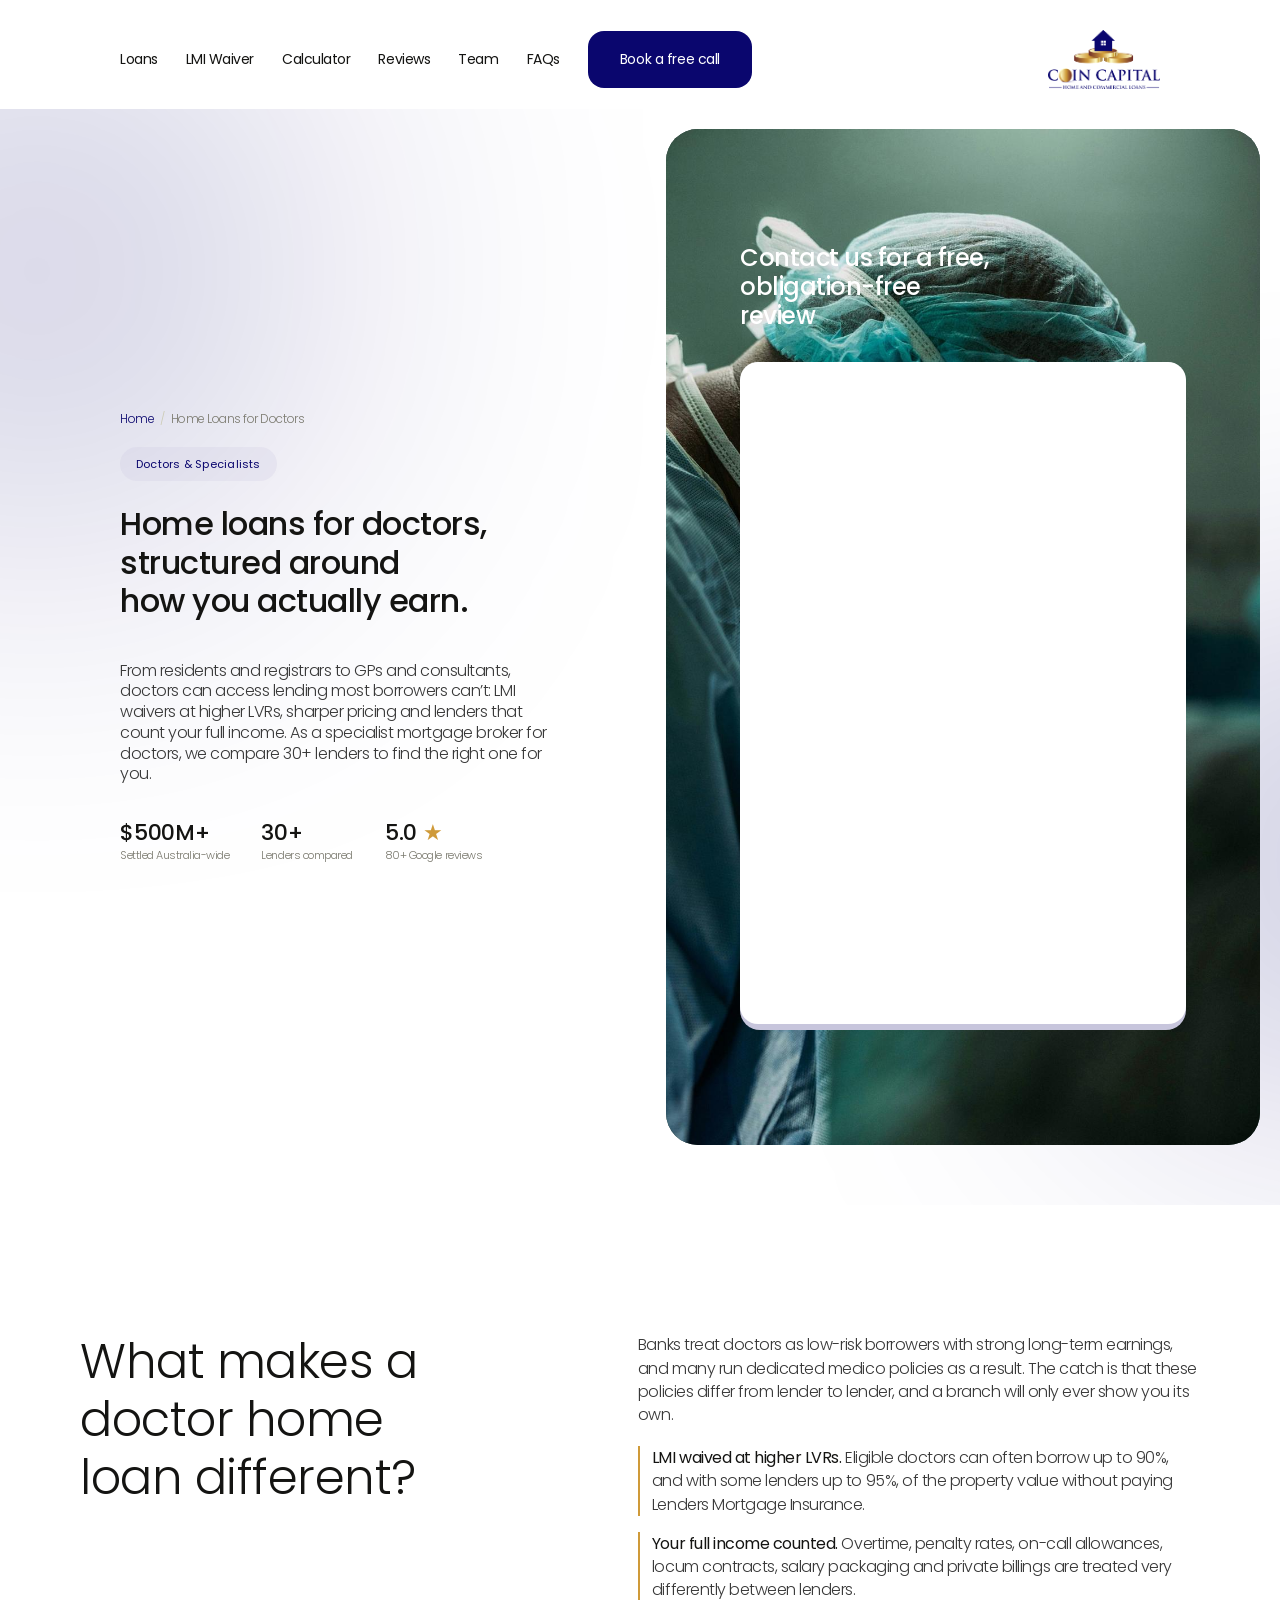
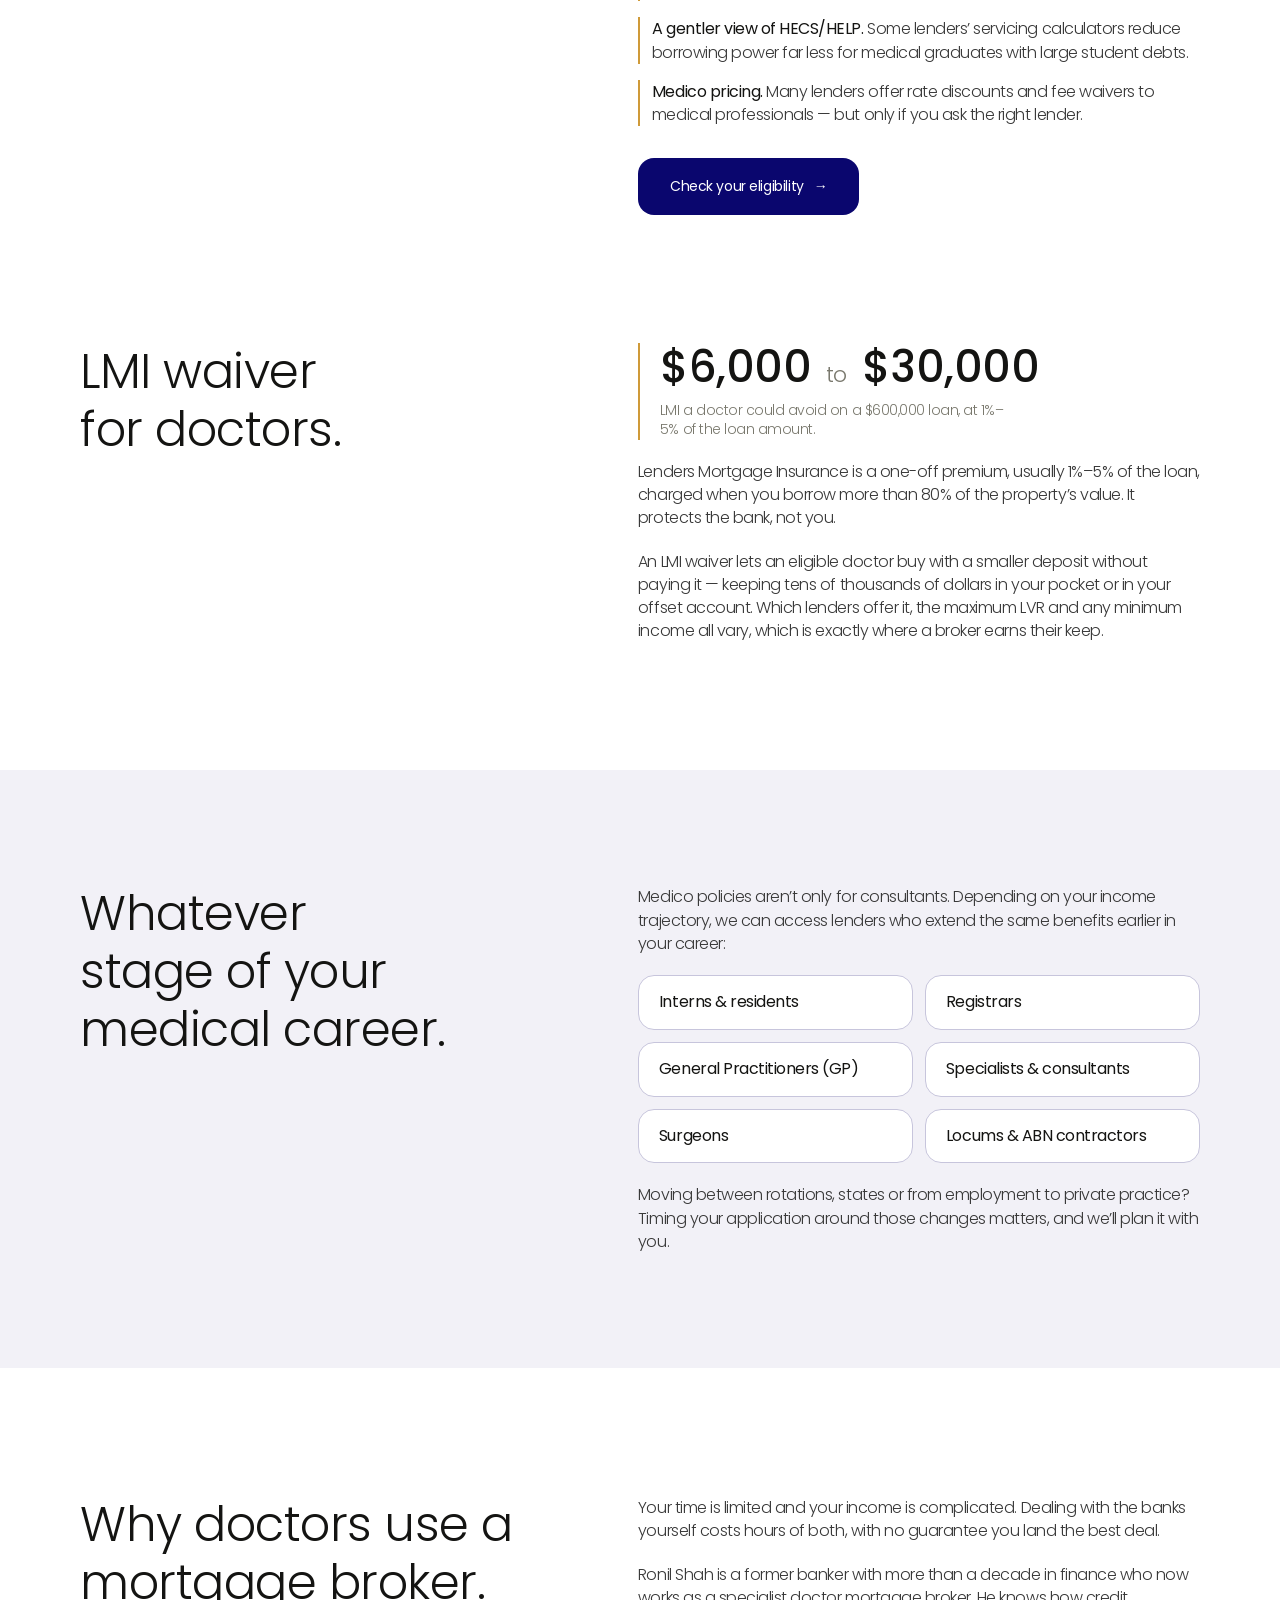
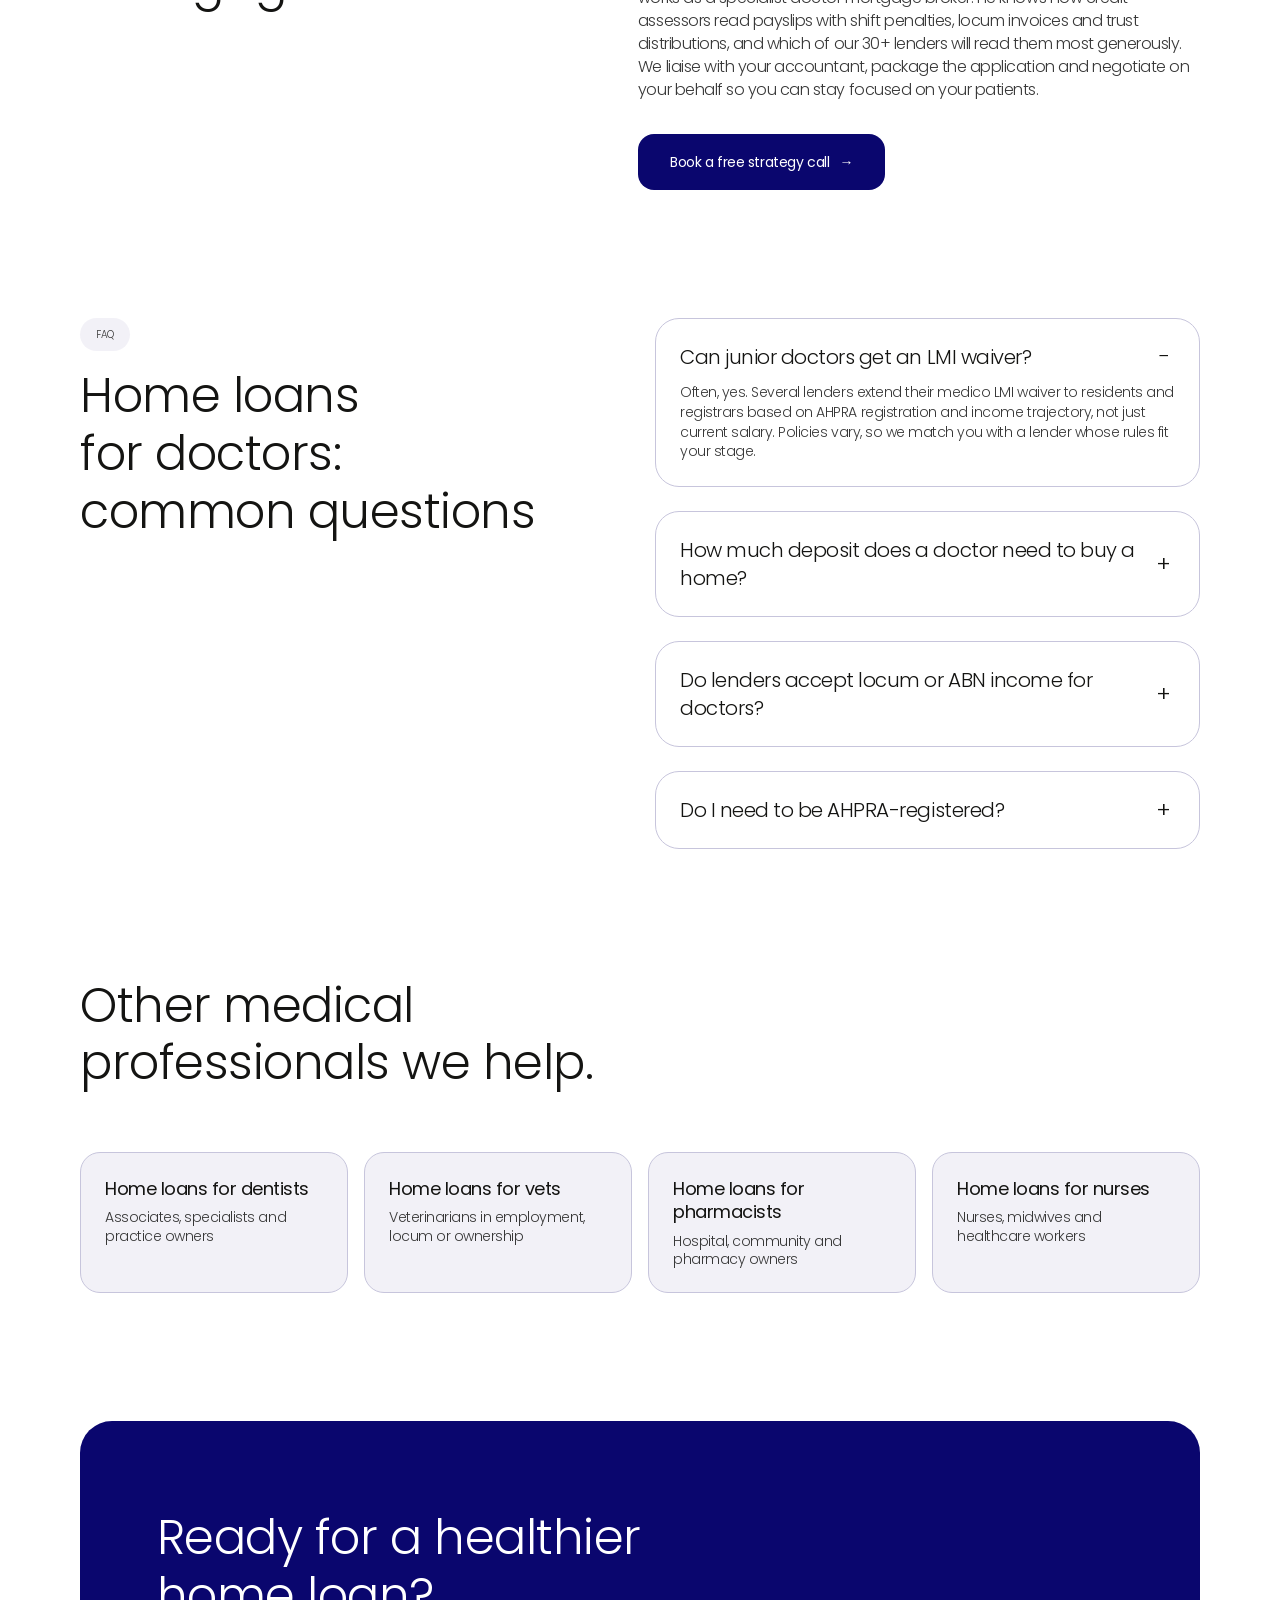
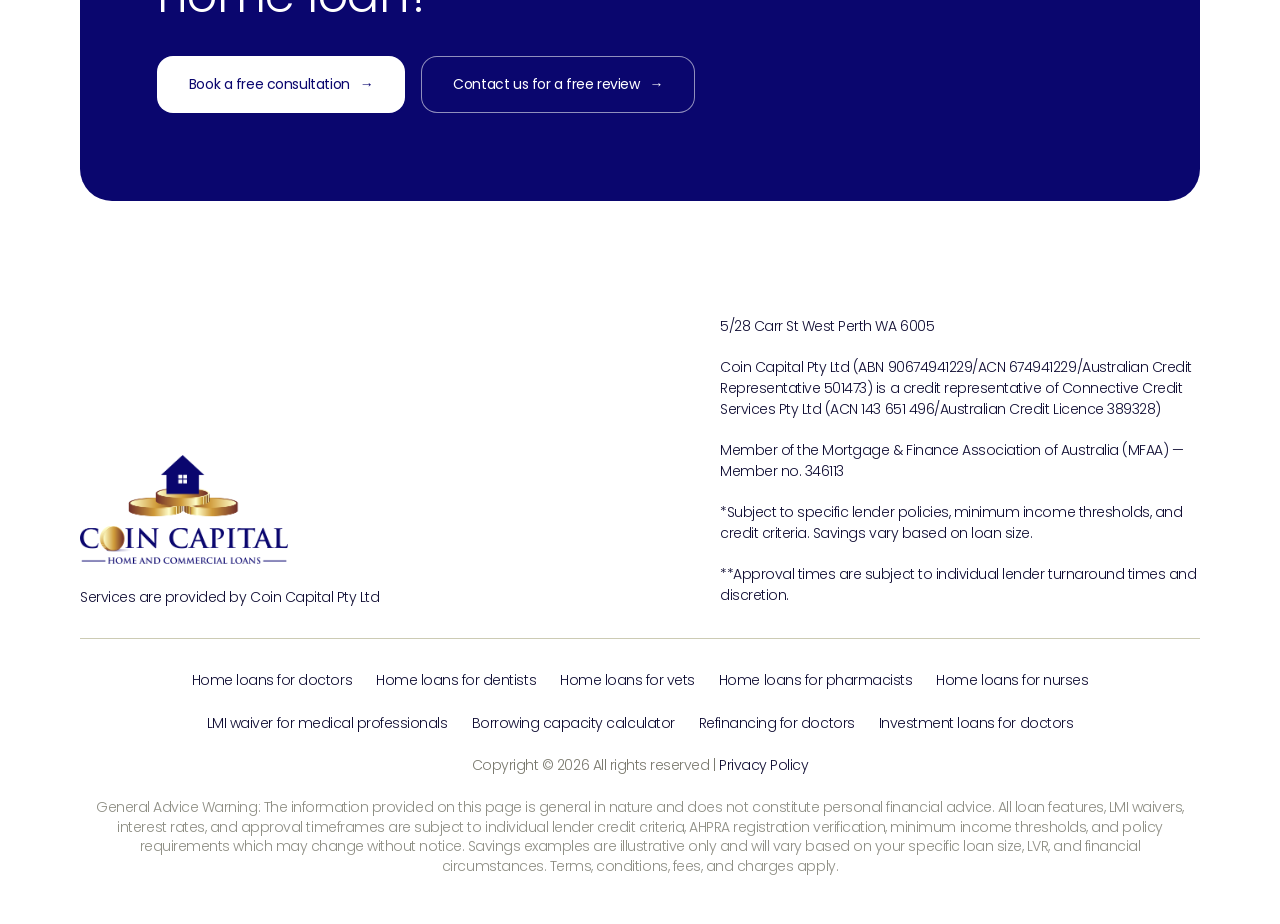
<file: home-loans-for-doctors.html>
<!doctype html>
<html lang="en-AU">
<head>
<meta charset="utf-8">
<meta name="viewport" content="width=device-width,initial-scale=1,viewport-fit=cover">
<!-- Google tag (gtag.js) -->
<script async src="https://www.googletagmanager.com/gtag/js?id=AW-18481558629"></script>
<script>
  window.dataLayer = window.dataLayer || [];
  function gtag(){dataLayer.push(arguments);}
  gtag('js', new Date());
  gtag('config', 'AW-18481558629');
</script>
<!-- Meta Pixel Code -->
<script>
!function(f,b,e,v,n,t,s)
{if(f.fbq)return;n=f.fbq=function(){n.callMethod?
n.callMethod.apply(n,arguments):n.queue.push(arguments)};
if(!f._fbq)f._fbq=n;n.push=n;n.loaded=!0;n.version='2.0';
n.queue=[];t=b.createElement(e);t.async=!0;
t.src=v;s=b.getElementsByTagName(e)[0];
s.parentNode.insertBefore(t,s)}(window, document,'script',
'https://connect.facebook.net/en_US/fbevents.js');
fbq('init', '2592938234453270');
fbq('track', 'PageView');
</script>
<!-- End Meta Pixel Code -->
<title>Home Loans for Doctors | Doctor Mortgage Broker | Medical Home Loans</title>
<meta name="description" content="Specialist mortgage broker for doctors. We compare 30+ lenders for LMI waivers, medico pricing and lenders that count your overtime, locum and private billing income.">
<link rel="canonical" href="https://medicalhomeloans.au/home-loans-for-doctors">
<meta property="og:type" content="website">
<meta property="og:site_name" content="Medical Home Loans Australia">
<meta property="og:locale" content="en_AU">
<meta property="og:title" content="Home Loans for Doctors | Doctor Mortgage Broker | Medical Home Loans">
<meta property="og:description" content="Specialist mortgage broker for doctors. We compare 30+ lenders for LMI waivers, medico pricing and lenders that count your overtime, locum and private billing income.">
<meta property="og:url" content="https://medicalhomeloans.au/home-loans-for-doctors">
<meta property="og:image" content="https://medicalhomeloans.au/assets/og-image.jpg">
<meta property="og:image:width" content="1200">
<meta property="og:image:height" content="630">
<meta name="twitter:card" content="summary_large_image">
<link rel="icon" href="/assets/icon-key.svg" type="image/svg+xml">
<link rel="preconnect" href="https://fonts.googleapis.com">
<link rel="preconnect" href="https://fonts.gstatic.com" crossorigin>
<link rel="stylesheet" href="https://fonts.googleapis.com/css2?family=Poppins:ital,wght@0,300;0,400;0,500;0,600;1,300&display=swap">
<link rel="stylesheet" href="/assets/site.css">
<script type="application/ld+json">
{
 "@context": "https://schema.org",
 "@graph": [
  {
   "@type": "FinancialService",
   "@id": "https://medicalhomeloans.au/#business",
   "name": "Medical Home Loans Australia by Coin Capital",
   "url": "https://medicalhomeloans.au/",
   "logo": "https://medicalhomeloans.au/assets/logo-coin-capital.png",
   "image": "https://medicalhomeloans.au/assets/og-image.jpg",
   "email": "ronil@coincapital.com.au",
   "address": {
    "@type": "PostalAddress",
    "streetAddress": "5/28 Carr St",
    "addressLocality": "West Perth",
    "addressRegion": "WA",
    "postalCode": "6005",
    "addressCountry": "AU"
   },
   "areaServed": {
    "@type": "Country",
    "name": "Australia"
   },
   "founder": {
    "@type": "Person",
    "name": "Ronil Shah",
    "jobTitle": "Director"
   }
  },
  {
   "@type": "BreadcrumbList",
   "itemListElement": [
    {
     "@type": "ListItem",
     "position": 1,
     "name": "Home",
     "item": "https://medicalhomeloans.au/"
    },
    {
     "@type": "ListItem",
     "position": 2,
     "name": "Home Loans for Doctors",
     "item": "https://medicalhomeloans.au/home-loans-for-doctors"
    }
   ]
  },
  {
   "@type": "FAQPage",
   "mainEntity": [
    {
     "@type": "Question",
     "name": "Can junior doctors get an LMI waiver?",
     "acceptedAnswer": {
      "@type": "Answer",
      "text": "Often, yes. Several lenders extend their medico LMI waiver to residents and registrars based on AHPRA registration and income trajectory, not just current salary. Policies vary, so we match you with a lender whose rules fit your stage."
     }
    },
    {
     "@type": "Question",
     "name": "How much deposit does a doctor need to buy a home?",
     "acceptedAnswer": {
      "@type": "Answer",
      "text": "With an LMI waiver, eligible doctors can buy with as little as a 5%–10% deposit (plus purchase costs such as stamp duty) with some lenders, without paying LMI. The exact LVR depends on the lender, your specialty and your income."
     }
    },
    {
     "@type": "Question",
     "name": "Do lenders accept locum or ABN income for doctors?",
     "acceptedAnswer": {
      "@type": "Answer",
      "text": "Some do, and on a shorter trading history than standard self-employed borrowers. Others shade it heavily or want two full years of tax returns. We know which lenders fall into each camp."
     }
    },
    {
     "@type": "Question",
     "name": "Do I need to be AHPRA-registered?",
     "acceptedAnswer": {
      "@type": "Answer",
      "text": "Yes. Lenders verify your registration with AHPRA as part of their medico policy, and some also look at your specialty and years since graduation."
     }
    }
   ]
  },
  {
   "@type": "Service",
   "name": "Home Loans for Doctors",
   "serviceType": "Mortgage broking",
   "provider": {
    "@id": "https://medicalhomeloans.au/#business"
   },
   "areaServed": {
    "@type": "Country",
    "name": "Australia"
   },
   "audience": {
    "@type": "Audience",
    "audienceType": "Doctors and medical specialists"
   },
   "url": "https://medicalhomeloans.au/home-loans-for-doctors"
  }
 ]
}
</script>
</head>
<body>
<noscript><img height="1" width="1" style="display:none"
src="https://www.facebook.com/tr?id=2592938234453270&amp;ev=PageView&amp;noscript=1"
alt="" /></noscript>

<header class="site-header">
  <nav class="nav" aria-label="Primary">
    <button class="nav-toggle" id="nav-toggle" type="button" aria-expanded="false" aria-controls="nav-links" aria-label="Menu"><span></span></button>
    <div class="nav-links" id="nav-links">
      <a href="/#solutions">Loans</a>
      <a href="/lmi-waiver">LMI Waiver</a>
      <a href="/borrowing-capacity-calculator">Calculator</a>
      <a href="/#testimonials">Reviews</a>
      <a href="/#founder">Team</a>
      <a href="/#faq">FAQs</a>
      <a class="btn" href="/#book">Book a free call</a>
    </div>
    <a class="nav-logo" href="/" aria-label="Coin Capital — Medical Home Loans Australia, home">
      <img src="/assets/logo-coin-capital.png" width="988" height="518" alt="Coin Capital Home and Commercial Loans">
    </a>
  </nav>
</header>

<main>
  <section class="hero" id="hero">
    <div class="hero-grid">
      <div class="hero-copy">
        <nav class="crumbs" aria-label="Breadcrumb"><ol><li><a href="/">Home</a></li><li aria-current="page">Home Loans for Doctors</li></ol></nav>
        <span class="pill eyebrow">Doctors &amp; Specialists</span>
        <h1>Home loans for doctors, structured around how you actually earn.</h1>
        <p class="hero-lede">From residents and registrars to GPs and consultants, doctors can access lending most borrowers can’t: LMI waivers at higher LVRs, sharper pricing and lenders that count your full income. As a specialist mortgage broker for doctors, we compare 30+ lenders to find the right one for you.</p>
        <ul class="hero-trust">
          <li><span class="figure">$500M+</span><span class="label">Settled Australia-wide</span></li>
          <li><span class="figure">30+</span><span class="label">Lenders compared</span></li>
          <li><span class="figure">5.0 <span class="star" aria-hidden="true">★</span></span><span class="label">80+ Google reviews</span></li>
        </ul>
      </div>

      <div class="hero-panel" id="contact">
        <img class="bg" src="/assets/hero-surgeon.jpg" alt="" width="1200" height="1800">
        <h2>Contact us for a free, obligation-free review</h2>
        <div class="form-shell">
          <!-- LeadConnector (GoHighLevel) inline form. Submissions go to GHL, NOT /api/lead.
               The form's On Submit action in GHL must redirect to /thank-you, otherwise the
               Meta Lead event and the Google Ads conversion on that page never fire. -->
          <iframe
            src="https://api.leadconnectorhq.com/widget/form/7I3f8wnkZmjK8acC4hnJ"
            class="ghl-embed"
            id="inline-7I3f8wnkZmjK8acC4hnJ"
            data-layout="{'id':'INLINE'}"
            data-trigger-type="alwaysShow"
            data-trigger-value=""
            data-activation-type="alwaysActivated"
            data-activation-value=""
            data-deactivation-type="neverDeactivate"
            data-deactivation-value=""
            data-form-name="Form 1"
            data-height="662"
            data-layout-iframe-id="inline-7I3f8wnkZmjK8acC4hnJ"
            data-form-id="7I3f8wnkZmjK8acC4hnJ"
            data-cookie-consent="true"
            data-cookie-consent-provider="auto"
            title="Enquiry form">
          </iframe>
        </div>
      </div>
    </div>
  </section>

  <section class="page-section" id="benefits" aria-labelledby="benefits-h">
    <div class="wrap two-col">
      <div class="col-head">
        <h2 class="h2" id="benefits-h">What makes a doctor home loan different?</h2>
      </div>
      <div class="prose">
        <p>Banks treat doctors as low-risk borrowers with strong long-term earnings, and many run dedicated medico policies as a result. The catch is that these policies differ from lender to lender, and a branch will only ever show you its own.</p>
        <ul class="gold-list">
          <li><strong>LMI waived at higher LVRs.</strong> Eligible doctors can often borrow up to 90%, and with some lenders up to 95%, of the property value without paying Lenders Mortgage Insurance.</li>
          <li><strong>Your full income counted.</strong> Overtime, penalty rates, on-call allowances, locum contracts, salary packaging and private billings are treated very differently between lenders.</li>
          <li><strong>A gentler view of HECS/HELP.</strong> Some lenders’ servicing calculators reduce borrowing power far less for medical graduates with large student debts.</li>
          <li><strong>Medico pricing.</strong> Many lenders offer rate discounts and fee waivers to medical professionals — but only if you ask the right lender.</li>
        </ul>
        <a class="btn arrow" href="#contact">Check your eligibility</a>
      </div>
    </div>
  </section>

  <section class="page-section" id="lmi" aria-labelledby="lmi-h">
    <div class="wrap two-col">
      <div class="col-head">
        <h2 class="h2" id="lmi-h">LMI waiver for doctors.</h2>
      </div>
      <div class="prose">
        <figure class="saving">
          <p class="saving-figure">$6,000 <span>to</span> $30,000</p>
          <figcaption>LMI a doctor could avoid on a $600,000 loan, at 1%–5% of the loan amount.</figcaption>
        </figure>
        <p>Lenders Mortgage Insurance is a one-off premium, usually 1%–5% of the loan, charged when you borrow more than 80% of the property’s value. It protects the bank, not you.</p>
        <p>An LMI waiver lets an eligible doctor buy with a smaller deposit without paying it — keeping tens of thousands of dollars in your pocket or in your offset account. Which lenders offer it, the maximum LVR and any minimum income all vary, which is exactly where a broker earns their keep.</p>
      </div>
    </div>
  </section>

  <section class="band" id="stages" aria-labelledby="stages-h">
    <div class="wrap two-col">
      <div class="col-head">
        <h2 class="h2" id="stages-h">Whatever stage of your medical career.</h2>
      </div>
      <div class="prose">
        <p>Medico policies aren’t only for consultants. Depending on your income trajectory, we can access lenders who extend the same benefits earlier in your career:</p>
        <ul class="profession-grid">
          <li>Interns &amp; residents</li>
          <li>Registrars</li>
          <li>General Practitioners (GP)</li>
          <li>Specialists &amp; consultants</li>
          <li>Surgeons</li>
          <li>Locums &amp; ABN contractors</li>
        </ul>
        <p>Moving between rotations, states or from employment to private practice? Timing your application around those changes matters, and we’ll plan it with you.</p>
      </div>
    </div>
  </section>

  <section class="page-section" id="broker" aria-labelledby="broker-h">
    <div class="wrap two-col">
      <div class="col-head">
        <h2 class="h2" id="broker-h">Why doctors use a mortgage broker.</h2>
      </div>
      <div class="prose">
        <p>Your time is limited and your income is complicated. Dealing with the banks yourself costs hours of both, with no guarantee you land the best deal.</p>
        <p>Ronil Shah is a former banker with more than a decade in finance who now works as a specialist doctor mortgage broker. He knows how credit assessors read payslips with shift penalties, locum invoices and trust distributions, and which of our 30+ lenders will read them most generously. We liaise with your accountant, package the application and negotiate on your behalf so you can stay focused on your patients.</p>
        <a class="btn arrow" href="/#book">Book a free strategy call</a>
      </div>
    </div>
  </section>

  <section class="faq" id="faq" aria-labelledby="faq-h">
    <div class="wrap faq-grid">
      <div class="faq-head">
        <span class="pill">FAQ</span>
        <h2 class="h2" id="faq-h">Home loans for doctors: common questions</h2>
      </div>
      <div class="faq-list">
        <details name="faq" open>
          <summary>Can junior doctors get an LMI waiver?</summary>
          <p>Often, yes. Several lenders extend their medico LMI waiver to residents and registrars based on AHPRA registration and income trajectory, not just current salary. Policies vary, so we match you with a lender whose rules fit your stage.</p>
        </details>
        <details name="faq">
          <summary>How much deposit does a doctor need to buy a home?</summary>
          <p>With an LMI waiver, eligible doctors can buy with as little as a 5%–10% deposit (plus purchase costs such as stamp duty) with some lenders, without paying LMI. The exact LVR depends on the lender, your specialty and your income.</p>
        </details>
        <details name="faq">
          <summary>Do lenders accept locum or ABN income for doctors?</summary>
          <p>Some do, and on a shorter trading history than standard self-employed borrowers. Others shade it heavily or want two full years of tax returns. We know which lenders fall into each camp.</p>
        </details>
        <details name="faq">
          <summary>Do I need to be AHPRA-registered?</summary>
          <p>Yes. Lenders verify your registration with AHPRA as part of their medico policy, and some also look at your specialty and years since graduation.</p>
        </details>
      </div>
    </div>
  </section>

  <section class="related" aria-labelledby="related-h">
    <div class="wrap stack">
      <h2 class="h2 narrow" id="related-h">Other medical professionals we help.</h2>
      <nav class="related-grid" aria-label="Other professions">
        <a href="/home-loans-for-dentists"><strong>Home loans for dentists</strong><span>Associates, specialists and practice owners</span></a>
        <a href="/home-loans-for-vets"><strong>Home loans for vets</strong><span>Veterinarians in employment, locum or ownership</span></a>
        <a href="/home-loans-for-pharmacists"><strong>Home loans for pharmacists</strong><span>Hospital, community and pharmacy owners</span></a>
        <a href="/home-loans-for-nurses"><strong>Home loans for nurses</strong><span>Nurses, midwives and healthcare workers</span></a>
      </nav>
    </div>
  </section>

  <section class="closing" aria-labelledby="closing-h">
    <div class="wrap">
      <div class="closing-panel">
        <h2 class="h2" id="closing-h">Ready for a healthier home loan?</h2>
        <div class="closing-actions">
          <a class="btn light arrow" href="/#book">Book a free consultation</a>
          <a class="btn ghost arrow" href="#contact">Contact us for a free review</a>
        </div>
      </div>
    </div>
  </section>
</main>

<footer class="site-footer">
  <div class="wrap">
    <div class="footer-top">
      <div class="footer-brand">
        <img src="/assets/logo-coin-capital.png" width="988" height="518" alt="Coin Capital Home and Commercial Loans">
        <p>Services are provided by Coin Capital Pty Ltd</p>
      </div>
      <div class="footer-legal">
        <p>5/28 Carr St West Perth WA 6005</p>
        <p>Coin Capital Pty Ltd (ABN 90674941229/ACN 674941229/Australian Credit Representative 501473) is a credit representative of Connective Credit Services Pty Ltd (ACN 143 651 496/Australian Credit Licence 389328)</p>
        <p>Member of the Mortgage &amp; Finance Association of Australia (MFAA) — Member no. 346113</p>
        <p>*Subject to specific lender policies, minimum income thresholds, and credit criteria. Savings vary based on loan size.</p>
        <p>**Approval times are subject to individual lender turnaround times and discretion.</p>
      </div>
    </div>
    <div class="footer-bottom">
      <nav class="footer-links" aria-label="Home loans by profession">
        <a href="/home-loans-for-doctors">Home loans for doctors</a>
        <a href="/home-loans-for-dentists">Home loans for dentists</a>
        <a href="/home-loans-for-vets">Home loans for vets</a>
        <a href="/home-loans-for-pharmacists">Home loans for pharmacists</a>
        <a href="/home-loans-for-nurses">Home loans for nurses</a>
      </nav>
      <nav class="footer-links" aria-label="Loans and tools">
        <a href="/lmi-waiver">LMI waiver for medical professionals</a>
        <a href="/borrowing-capacity-calculator">Borrowing capacity calculator</a>
        <a href="/refinancing-for-doctors">Refinancing for doctors</a>
        <a href="/investment-loans-for-doctors">Investment loans for doctors</a>
      </nav>
      <p>Copyright © 2026 All rights reserved | <a href="/privacy-policy">Privacy Policy</a></p>
      <p class="gaw">General Advice Warning: The information provided on this page is general in nature and does not constitute personal financial advice. All loan features, LMI waivers, interest rates, and approval timeframes are subject to individual lender credit criteria, AHPRA registration verification, minimum income thresholds, and policy requirements which may change without notice. Savings examples are illustrative only and will vary based on your specific loan size, LVR, and financial circumstances. Terms, conditions, fees, and charges apply.</p>
    </div>
  </div>
</footer>

<script src="/assets/site.js"></script>
<script
  src="https://link.msgsndr.com/js/external-tracking.js"
  data-tracking-id="tk_a39b2b5e9e1a40dfa797326a72789126">
</script>

<script src="https://link.msgsndr.com/js/form_embed.js"></script>

</body>
</html>
</file>
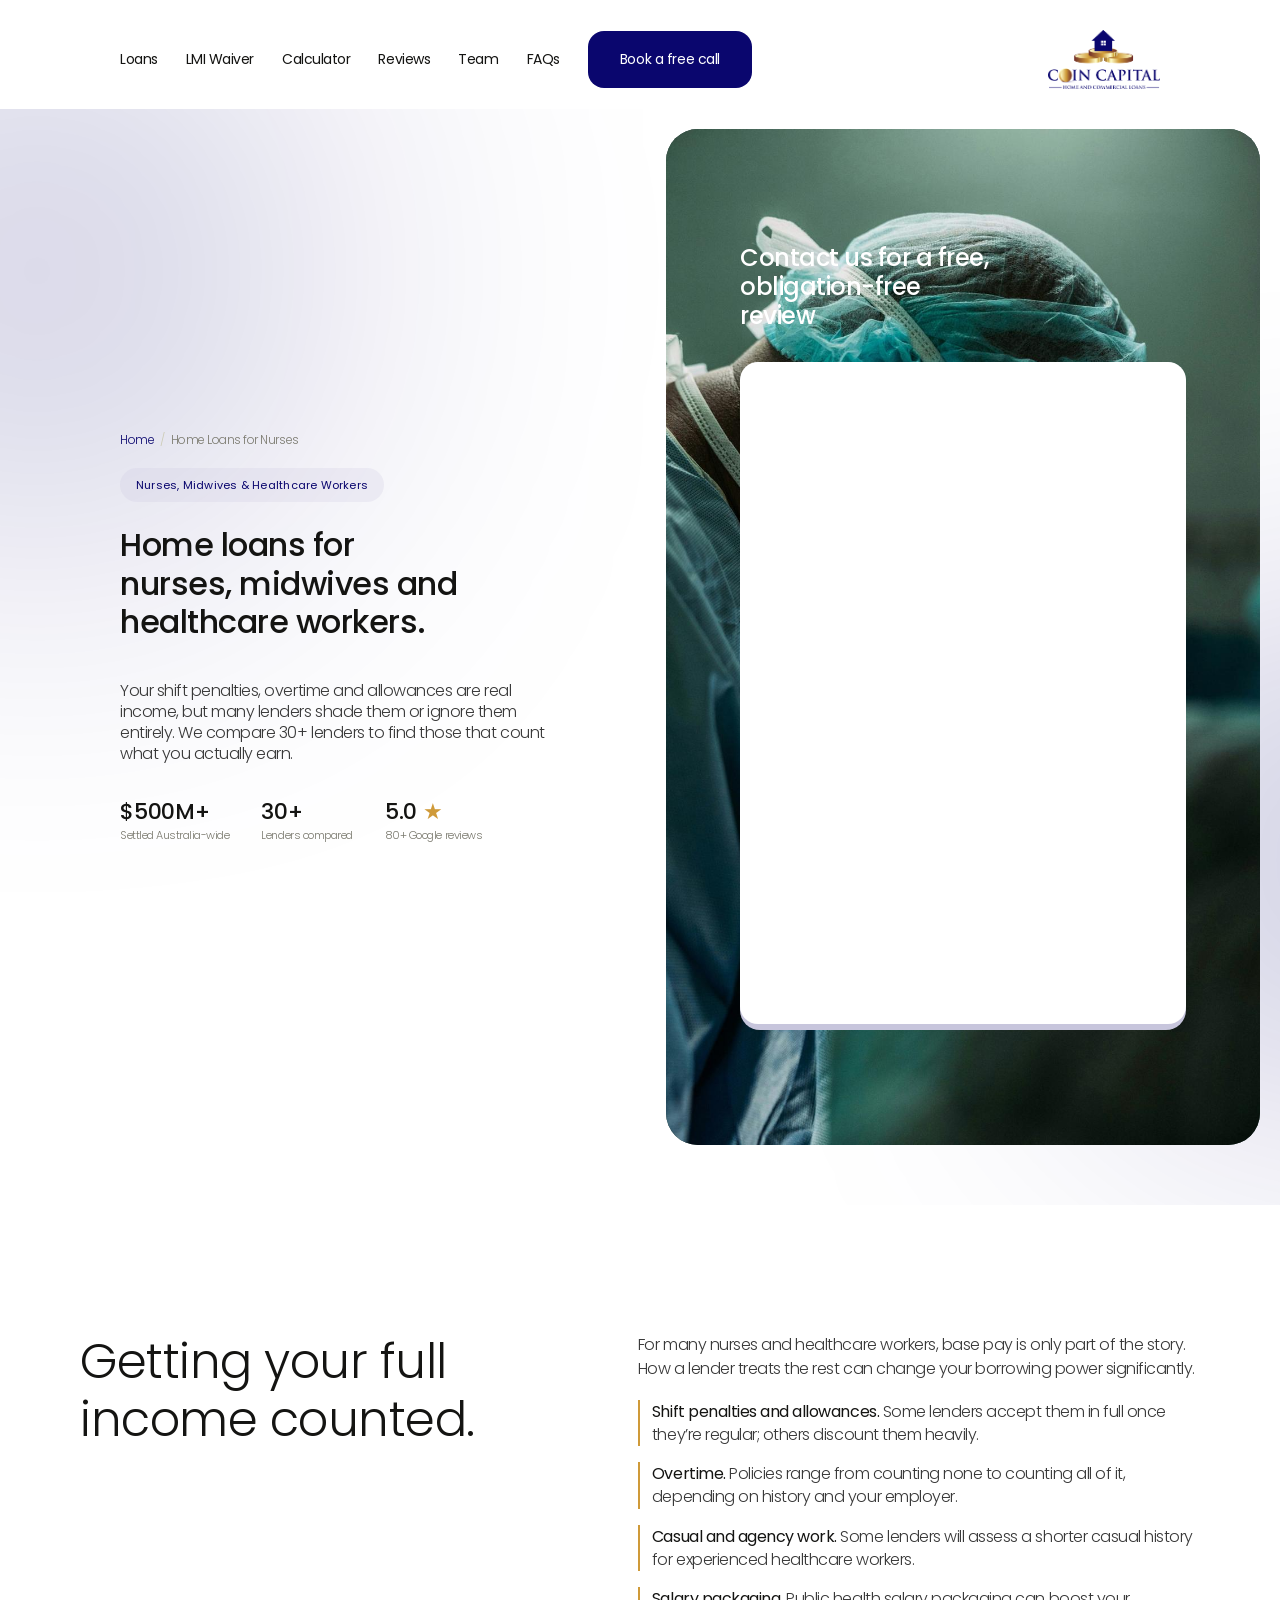
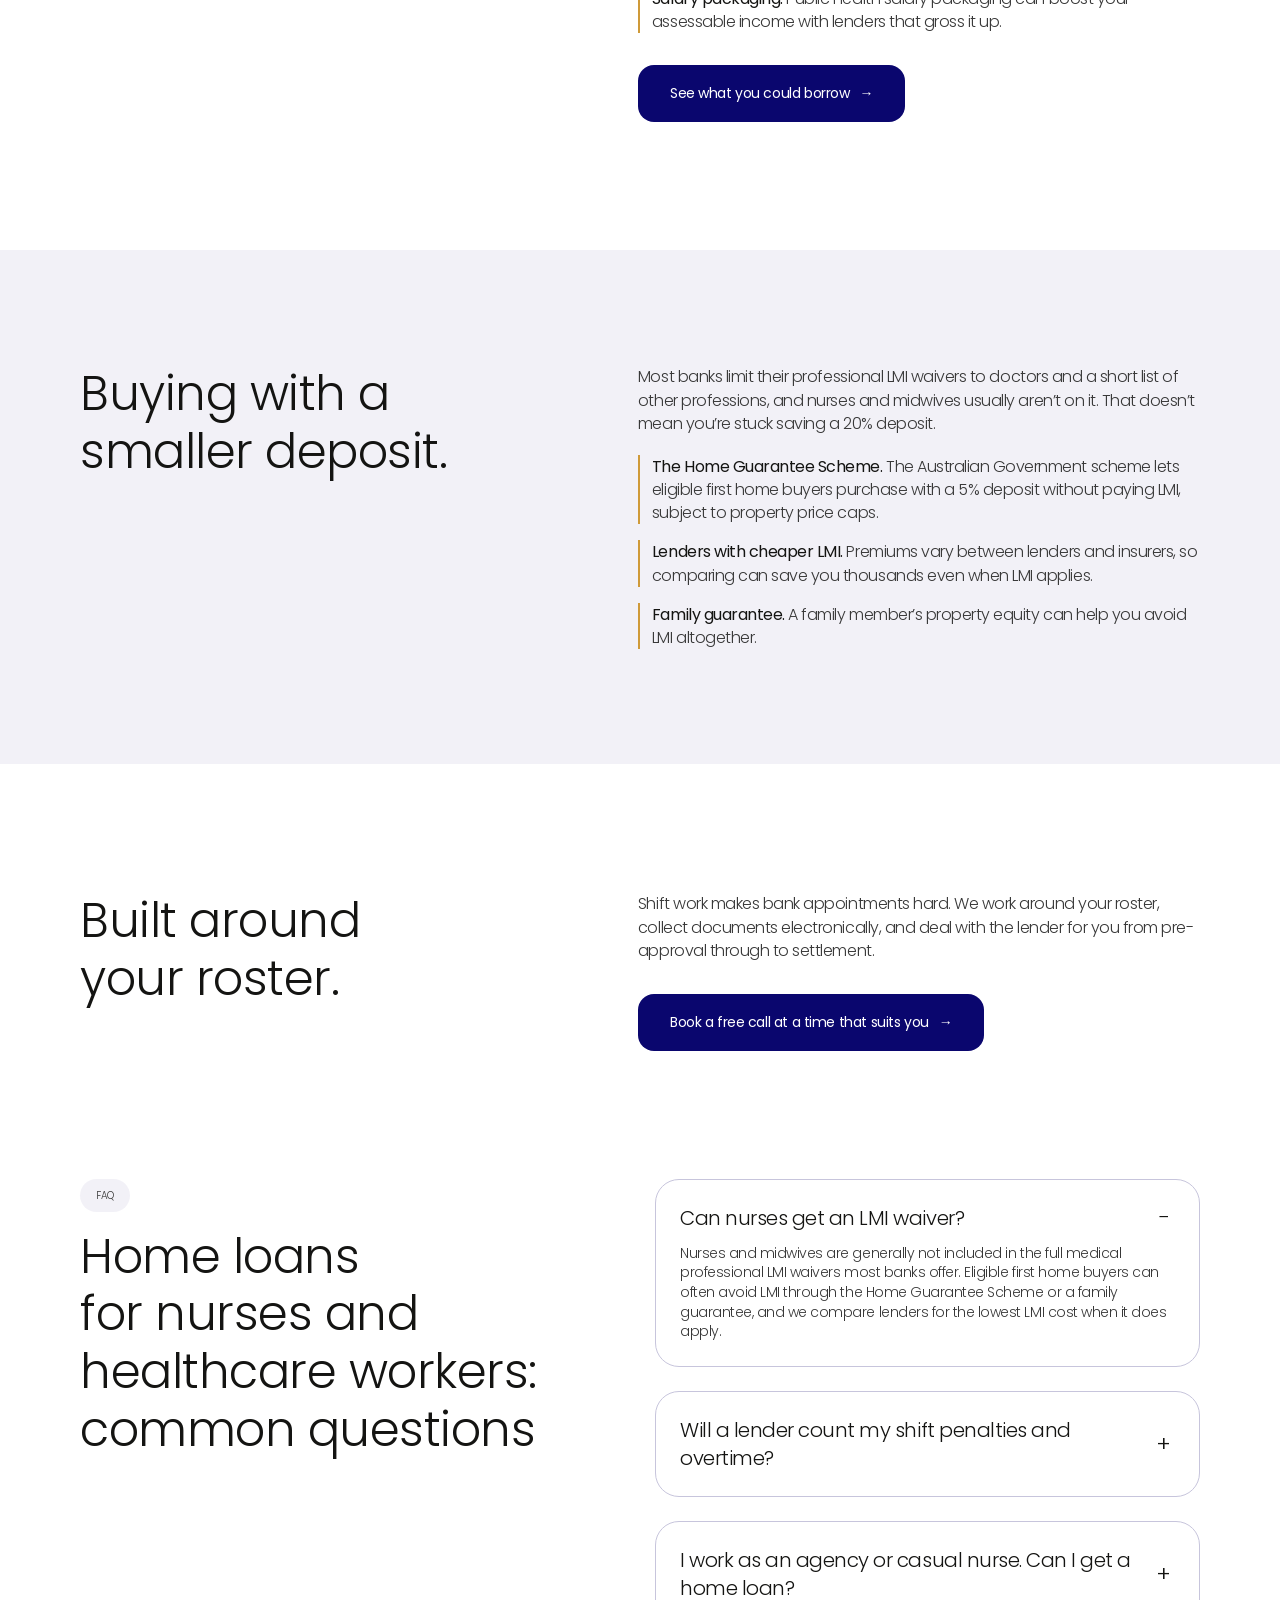
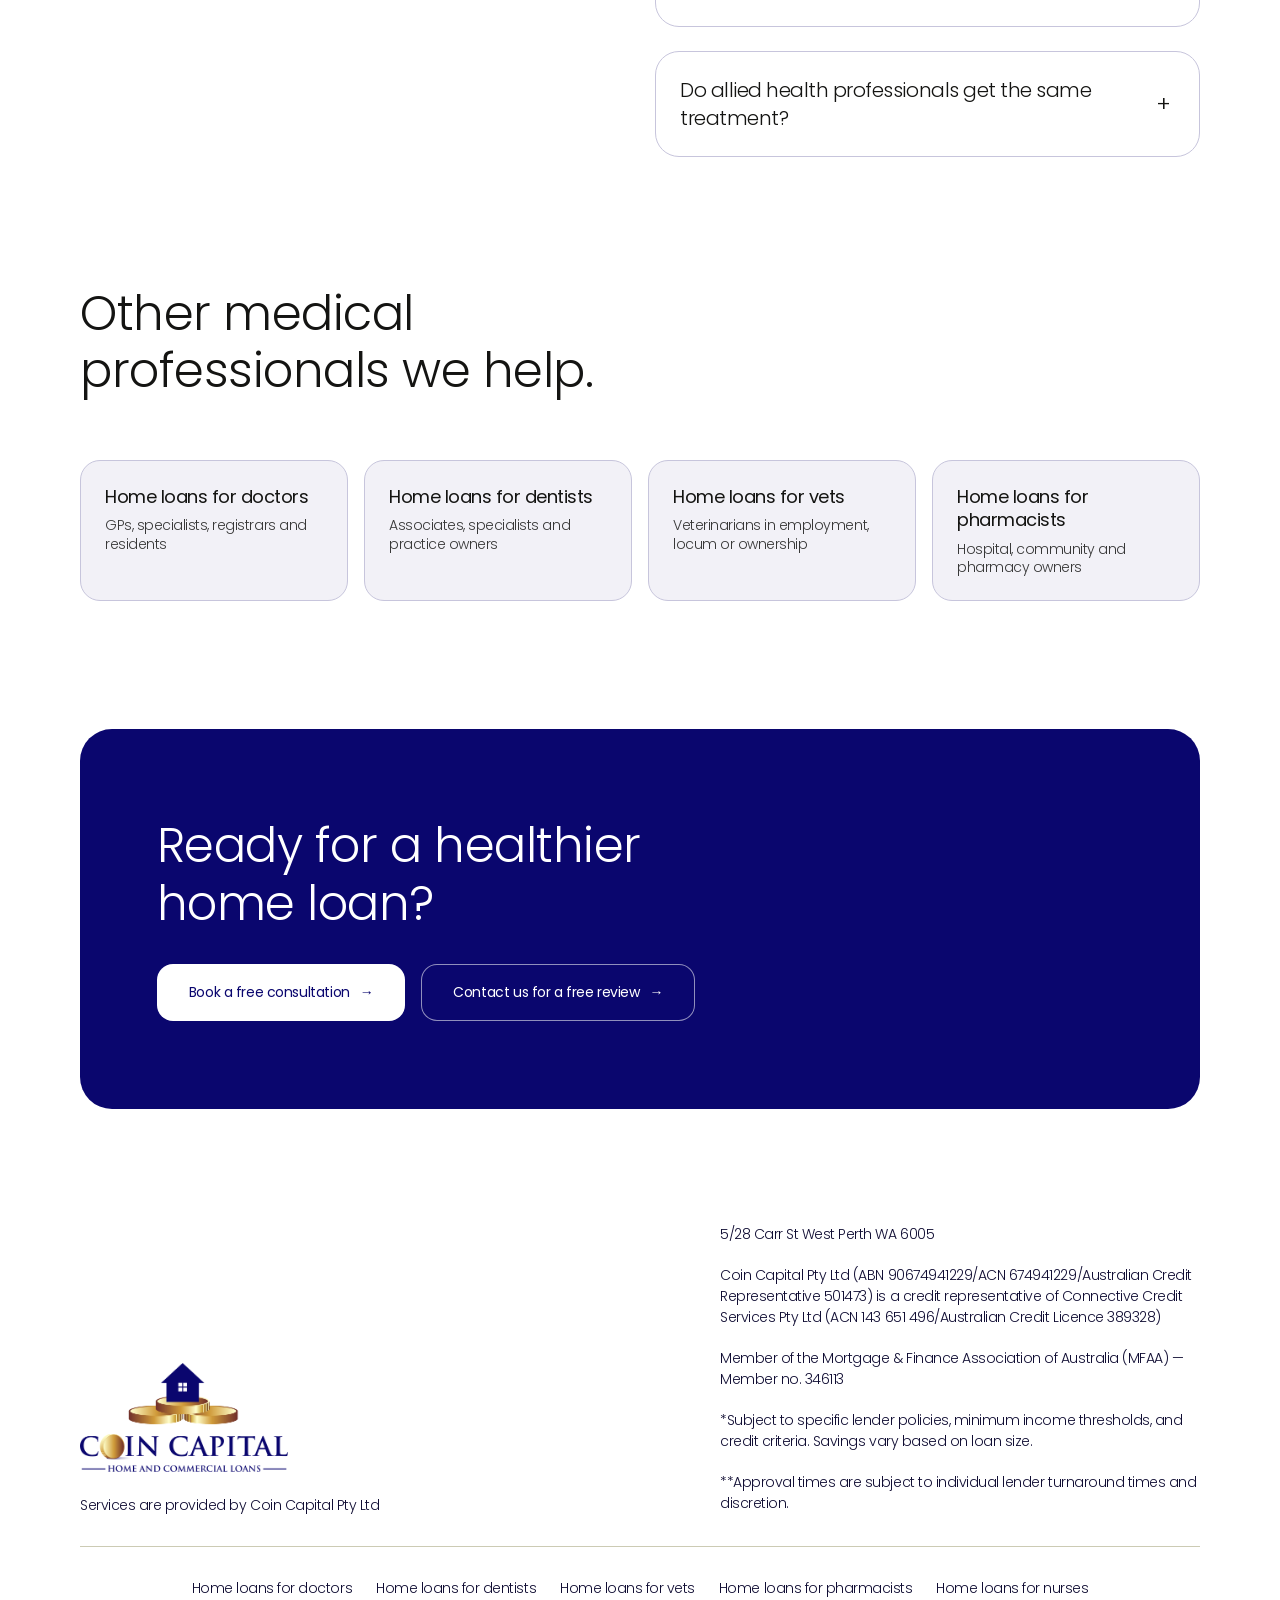
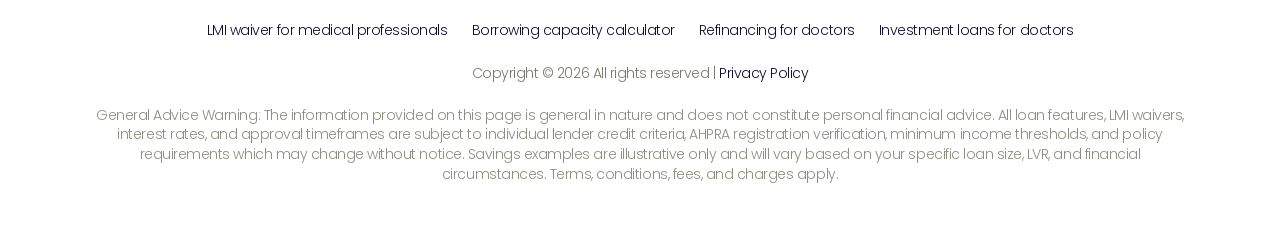
<file: home-loans-for-nurses.html>
<!doctype html>
<html lang="en-AU">
<head>
<meta charset="utf-8">
<meta name="viewport" content="width=device-width,initial-scale=1,viewport-fit=cover">
<!-- Google tag (gtag.js) -->
<script async src="https://www.googletagmanager.com/gtag/js?id=AW-18481558629"></script>
<script>
  window.dataLayer = window.dataLayer || [];
  function gtag(){dataLayer.push(arguments);}
  gtag('js', new Date());
  gtag('config', 'AW-18481558629');
</script>
<!-- Meta Pixel Code -->
<script>
!function(f,b,e,v,n,t,s)
{if(f.fbq)return;n=f.fbq=function(){n.callMethod?
n.callMethod.apply(n,arguments):n.queue.push(arguments)};
if(!f._fbq)f._fbq=n;n.push=n;n.loaded=!0;n.version='2.0';
n.queue=[];t=b.createElement(e);t.async=!0;
t.src=v;s=b.getElementsByTagName(e)[0];
s.parentNode.insertBefore(t,s)}(window, document,'script',
'https://connect.facebook.net/en_US/fbevents.js');
fbq('init', '2592938234453270');
fbq('track', 'PageView');
</script>
<!-- End Meta Pixel Code -->
<title>Home Loans for Nurses &amp; Healthcare Workers | Medical Home Loans</title>
<meta name="description" content="Home loans for nurses, midwives and healthcare workers. We find lenders that count your shift penalties and overtime, and compare low-deposit options including the Home Guarantee Scheme.">
<link rel="canonical" href="https://medicalhomeloans.au/home-loans-for-nurses">
<meta property="og:type" content="website">
<meta property="og:site_name" content="Medical Home Loans Australia">
<meta property="og:locale" content="en_AU">
<meta property="og:title" content="Home Loans for Nurses &amp; Healthcare Workers | Medical Home Loans">
<meta property="og:description" content="Home loans for nurses, midwives and healthcare workers. We find lenders that count your shift penalties and overtime, and compare low-deposit options including the Home Guarantee Scheme.">
<meta property="og:url" content="https://medicalhomeloans.au/home-loans-for-nurses">
<meta property="og:image" content="https://medicalhomeloans.au/assets/og-image.jpg">
<meta property="og:image:width" content="1200">
<meta property="og:image:height" content="630">
<meta name="twitter:card" content="summary_large_image">
<link rel="icon" href="/assets/icon-key.svg" type="image/svg+xml">
<link rel="preconnect" href="https://fonts.googleapis.com">
<link rel="preconnect" href="https://fonts.gstatic.com" crossorigin>
<link rel="stylesheet" href="https://fonts.googleapis.com/css2?family=Poppins:ital,wght@0,300;0,400;0,500;0,600;1,300&display=swap">
<link rel="stylesheet" href="/assets/site.css">
<script type="application/ld+json">
{
 "@context": "https://schema.org",
 "@graph": [
  {
   "@type": "FinancialService",
   "@id": "https://medicalhomeloans.au/#business",
   "name": "Medical Home Loans Australia by Coin Capital",
   "url": "https://medicalhomeloans.au/",
   "logo": "https://medicalhomeloans.au/assets/logo-coin-capital.png",
   "image": "https://medicalhomeloans.au/assets/og-image.jpg",
   "email": "ronil@coincapital.com.au",
   "address": {
    "@type": "PostalAddress",
    "streetAddress": "5/28 Carr St",
    "addressLocality": "West Perth",
    "addressRegion": "WA",
    "postalCode": "6005",
    "addressCountry": "AU"
   },
   "areaServed": {
    "@type": "Country",
    "name": "Australia"
   },
   "founder": {
    "@type": "Person",
    "name": "Ronil Shah",
    "jobTitle": "Director"
   }
  },
  {
   "@type": "BreadcrumbList",
   "itemListElement": [
    {
     "@type": "ListItem",
     "position": 1,
     "name": "Home",
     "item": "https://medicalhomeloans.au/"
    },
    {
     "@type": "ListItem",
     "position": 2,
     "name": "Home Loans for Nurses",
     "item": "https://medicalhomeloans.au/home-loans-for-nurses"
    }
   ]
  },
  {
   "@type": "FAQPage",
   "mainEntity": [
    {
     "@type": "Question",
     "name": "Can nurses get an LMI waiver?",
     "acceptedAnswer": {
      "@type": "Answer",
      "text": "Nurses and midwives are generally not included in the full medical professional LMI waivers most banks offer. Eligible first home buyers can often avoid LMI through the Home Guarantee Scheme or a family guarantee, and we compare lenders for the lowest LMI cost when it does apply."
     }
    },
    {
     "@type": "Question",
     "name": "Will a lender count my shift penalties and overtime?",
     "acceptedAnswer": {
      "@type": "Answer",
      "text": "Many will, but policies differ on how much and how much history they need. Choosing the right lender can meaningfully increase your borrowing capacity."
     }
    },
    {
     "@type": "Question",
     "name": "I work as an agency or casual nurse. Can I get a home loan?",
     "acceptedAnswer": {
      "@type": "Answer",
      "text": "Yes. Some lenders accept a shorter casual employment history for experienced healthcare workers. We’ll match you with one that does."
     }
    },
    {
     "@type": "Question",
     "name": "Do allied health professionals get the same treatment?",
     "acceptedAnswer": {
      "@type": "Answer",
      "text": "Physiotherapists, radiographers, paramedics and other allied health professionals face similar questions about shift and contract income, and we help them the same way."
     }
    }
   ]
  },
  {
   "@type": "Service",
   "name": "Home Loans for Nurses",
   "serviceType": "Mortgage broking",
   "provider": {
    "@id": "https://medicalhomeloans.au/#business"
   },
   "areaServed": {
    "@type": "Country",
    "name": "Australia"
   },
   "audience": {
    "@type": "Audience",
    "audienceType": "Nurses, midwives and healthcare workers"
   },
   "url": "https://medicalhomeloans.au/home-loans-for-nurses"
  }
 ]
}
</script>
</head>
<body>
<noscript><img height="1" width="1" style="display:none"
src="https://www.facebook.com/tr?id=2592938234453270&amp;ev=PageView&amp;noscript=1"
alt="" /></noscript>

<header class="site-header">
  <nav class="nav" aria-label="Primary">
    <button class="nav-toggle" id="nav-toggle" type="button" aria-expanded="false" aria-controls="nav-links" aria-label="Menu"><span></span></button>
    <div class="nav-links" id="nav-links">
      <a href="/#solutions">Loans</a>
      <a href="/lmi-waiver">LMI Waiver</a>
      <a href="/borrowing-capacity-calculator">Calculator</a>
      <a href="/#testimonials">Reviews</a>
      <a href="/#founder">Team</a>
      <a href="/#faq">FAQs</a>
      <a class="btn" href="/#book">Book a free call</a>
    </div>
    <a class="nav-logo" href="/" aria-label="Coin Capital — Medical Home Loans Australia, home">
      <img src="/assets/logo-coin-capital.png" width="988" height="518" alt="Coin Capital Home and Commercial Loans">
    </a>
  </nav>
</header>

<main>
  <section class="hero" id="hero">
    <div class="hero-grid">
      <div class="hero-copy">
        <nav class="crumbs" aria-label="Breadcrumb"><ol><li><a href="/">Home</a></li><li aria-current="page">Home Loans for Nurses</li></ol></nav>
        <span class="pill eyebrow">Nurses, Midwives &amp; Healthcare Workers</span>
        <h1>Home loans for nurses, midwives and healthcare workers.</h1>
        <p class="hero-lede">Your shift penalties, overtime and allowances are real income, but many lenders shade them or ignore them entirely. We compare 30+ lenders to find those that count what you actually earn.</p>
        <ul class="hero-trust">
          <li><span class="figure">$500M+</span><span class="label">Settled Australia-wide</span></li>
          <li><span class="figure">30+</span><span class="label">Lenders compared</span></li>
          <li><span class="figure">5.0 <span class="star" aria-hidden="true">★</span></span><span class="label">80+ Google reviews</span></li>
        </ul>
      </div>

      <div class="hero-panel" id="contact">
        <img class="bg" src="/assets/hero-surgeon.jpg" alt="" width="1200" height="1800">
        <h2>Contact us for a free, obligation-free review</h2>
        <div class="form-shell">
          <!-- LeadConnector (GoHighLevel) inline form. Submissions go to GHL, NOT /api/lead.
               The form's On Submit action in GHL must redirect to /thank-you, otherwise the
               Meta Lead event and the Google Ads conversion on that page never fire. -->
          <iframe
            src="https://api.leadconnectorhq.com/widget/form/7I3f8wnkZmjK8acC4hnJ"
            class="ghl-embed"
            id="inline-7I3f8wnkZmjK8acC4hnJ"
            data-layout="{'id':'INLINE'}"
            data-trigger-type="alwaysShow"
            data-trigger-value=""
            data-activation-type="alwaysActivated"
            data-activation-value=""
            data-deactivation-type="neverDeactivate"
            data-deactivation-value=""
            data-form-name="Form 1"
            data-height="662"
            data-layout-iframe-id="inline-7I3f8wnkZmjK8acC4hnJ"
            data-form-id="7I3f8wnkZmjK8acC4hnJ"
            data-cookie-consent="true"
            data-cookie-consent-provider="auto"
            title="Enquiry form">
          </iframe>
        </div>
      </div>
    </div>
  </section>

  <section class="page-section" id="income" aria-labelledby="income-h">
    <div class="wrap two-col">
      <div class="col-head">
        <h2 class="h2" id="income-h">Getting your full income counted.</h2>
      </div>
      <div class="prose">
        <p>For many nurses and healthcare workers, base pay is only part of the story. How a lender treats the rest can change your borrowing power significantly.</p>
        <ul class="gold-list">
          <li><strong>Shift penalties and allowances.</strong> Some lenders accept them in full once they’re regular; others discount them heavily.</li>
          <li><strong>Overtime.</strong> Policies range from counting none to counting all of it, depending on history and your employer.</li>
          <li><strong>Casual and agency work.</strong> Some lenders will assess a shorter casual history for experienced healthcare workers.</li>
          <li><strong>Salary packaging.</strong> Public health salary packaging can boost your assessable income with lenders that gross it up.</li>
        </ul>
        <a class="btn arrow" href="#contact">See what you could borrow</a>
      </div>
    </div>
  </section>

  <section class="band" id="deposit" aria-labelledby="deposit-h">
    <div class="wrap two-col">
      <div class="col-head">
        <h2 class="h2" id="deposit-h">Buying with a smaller deposit.</h2>
      </div>
      <div class="prose">
        <p>Most banks limit their professional LMI waivers to doctors and a short list of other professions, and nurses and midwives usually aren’t on it. That doesn’t mean you’re stuck saving a 20% deposit.</p>
        <ul class="gold-list">
          <li><strong>The Home Guarantee Scheme.</strong> The Australian Government scheme lets eligible first home buyers purchase with a 5% deposit without paying LMI, subject to property price caps.</li>
          <li><strong>Lenders with cheaper LMI.</strong> Premiums vary between lenders and insurers, so comparing can save you thousands even when LMI applies.</li>
          <li><strong>Family guarantee.</strong> A family member’s property equity can help you avoid LMI altogether.</li>
        </ul>
      </div>
    </div>
  </section>

  <section class="page-section" id="broker" aria-labelledby="broker-h">
    <div class="wrap two-col">
      <div class="col-head">
        <h2 class="h2" id="broker-h">Built around your roster.</h2>
      </div>
      <div class="prose">
        <p>Shift work makes bank appointments hard. We work around your roster, collect documents electronically, and deal with the lender for you from pre-approval through to settlement.</p>
        <a class="btn arrow" href="/#book">Book a free call at a time that suits you</a>
      </div>
    </div>
  </section>

  <section class="faq" id="faq" aria-labelledby="faq-h">
    <div class="wrap faq-grid">
      <div class="faq-head">
        <span class="pill">FAQ</span>
        <h2 class="h2" id="faq-h">Home loans for nurses and healthcare workers: common questions</h2>
      </div>
      <div class="faq-list">
        <details name="faq" open>
          <summary>Can nurses get an LMI waiver?</summary>
          <p>Nurses and midwives are generally not included in the full medical professional LMI waivers most banks offer. Eligible first home buyers can often avoid LMI through the Home Guarantee Scheme or a family guarantee, and we compare lenders for the lowest LMI cost when it does apply.</p>
        </details>
        <details name="faq">
          <summary>Will a lender count my shift penalties and overtime?</summary>
          <p>Many will, but policies differ on how much and how much history they need. Choosing the right lender can meaningfully increase your borrowing capacity.</p>
        </details>
        <details name="faq">
          <summary>I work as an agency or casual nurse. Can I get a home loan?</summary>
          <p>Yes. Some lenders accept a shorter casual employment history for experienced healthcare workers. We’ll match you with one that does.</p>
        </details>
        <details name="faq">
          <summary>Do allied health professionals get the same treatment?</summary>
          <p>Physiotherapists, radiographers, paramedics and other allied health professionals face similar questions about shift and contract income, and we help them the same way.</p>
        </details>
      </div>
    </div>
  </section>

  <section class="related" aria-labelledby="related-h">
    <div class="wrap stack">
      <h2 class="h2 narrow" id="related-h">Other medical professionals we help.</h2>
      <nav class="related-grid" aria-label="Other professions">
        <a href="/home-loans-for-doctors"><strong>Home loans for doctors</strong><span>GPs, specialists, registrars and residents</span></a>
        <a href="/home-loans-for-dentists"><strong>Home loans for dentists</strong><span>Associates, specialists and practice owners</span></a>
        <a href="/home-loans-for-vets"><strong>Home loans for vets</strong><span>Veterinarians in employment, locum or ownership</span></a>
        <a href="/home-loans-for-pharmacists"><strong>Home loans for pharmacists</strong><span>Hospital, community and pharmacy owners</span></a>
      </nav>
    </div>
  </section>

  <section class="closing" aria-labelledby="closing-h">
    <div class="wrap">
      <div class="closing-panel">
        <h2 class="h2" id="closing-h">Ready for a healthier home loan?</h2>
        <div class="closing-actions">
          <a class="btn light arrow" href="/#book">Book a free consultation</a>
          <a class="btn ghost arrow" href="#contact">Contact us for a free review</a>
        </div>
      </div>
    </div>
  </section>
</main>

<footer class="site-footer">
  <div class="wrap">
    <div class="footer-top">
      <div class="footer-brand">
        <img src="/assets/logo-coin-capital.png" width="988" height="518" alt="Coin Capital Home and Commercial Loans">
        <p>Services are provided by Coin Capital Pty Ltd</p>
      </div>
      <div class="footer-legal">
        <p>5/28 Carr St West Perth WA 6005</p>
        <p>Coin Capital Pty Ltd (ABN 90674941229/ACN 674941229/Australian Credit Representative 501473) is a credit representative of Connective Credit Services Pty Ltd (ACN 143 651 496/Australian Credit Licence 389328)</p>
        <p>Member of the Mortgage &amp; Finance Association of Australia (MFAA) — Member no. 346113</p>
        <p>*Subject to specific lender policies, minimum income thresholds, and credit criteria. Savings vary based on loan size.</p>
        <p>**Approval times are subject to individual lender turnaround times and discretion.</p>
      </div>
    </div>
    <div class="footer-bottom">
      <nav class="footer-links" aria-label="Home loans by profession">
        <a href="/home-loans-for-doctors">Home loans for doctors</a>
        <a href="/home-loans-for-dentists">Home loans for dentists</a>
        <a href="/home-loans-for-vets">Home loans for vets</a>
        <a href="/home-loans-for-pharmacists">Home loans for pharmacists</a>
        <a href="/home-loans-for-nurses">Home loans for nurses</a>
      </nav>
      <nav class="footer-links" aria-label="Loans and tools">
        <a href="/lmi-waiver">LMI waiver for medical professionals</a>
        <a href="/borrowing-capacity-calculator">Borrowing capacity calculator</a>
        <a href="/refinancing-for-doctors">Refinancing for doctors</a>
        <a href="/investment-loans-for-doctors">Investment loans for doctors</a>
      </nav>
      <p>Copyright © 2026 All rights reserved | <a href="/privacy-policy">Privacy Policy</a></p>
      <p class="gaw">General Advice Warning: The information provided on this page is general in nature and does not constitute personal financial advice. All loan features, LMI waivers, interest rates, and approval timeframes are subject to individual lender credit criteria, AHPRA registration verification, minimum income thresholds, and policy requirements which may change without notice. Savings examples are illustrative only and will vary based on your specific loan size, LVR, and financial circumstances. Terms, conditions, fees, and charges apply.</p>
    </div>
  </div>
</footer>

<script src="/assets/site.js"></script>
<script
  src="https://link.msgsndr.com/js/external-tracking.js"
  data-tracking-id="tk_a39b2b5e9e1a40dfa797326a72789126">
</script>

<script src="https://link.msgsndr.com/js/form_embed.js"></script>

</body>
</html>
</file>
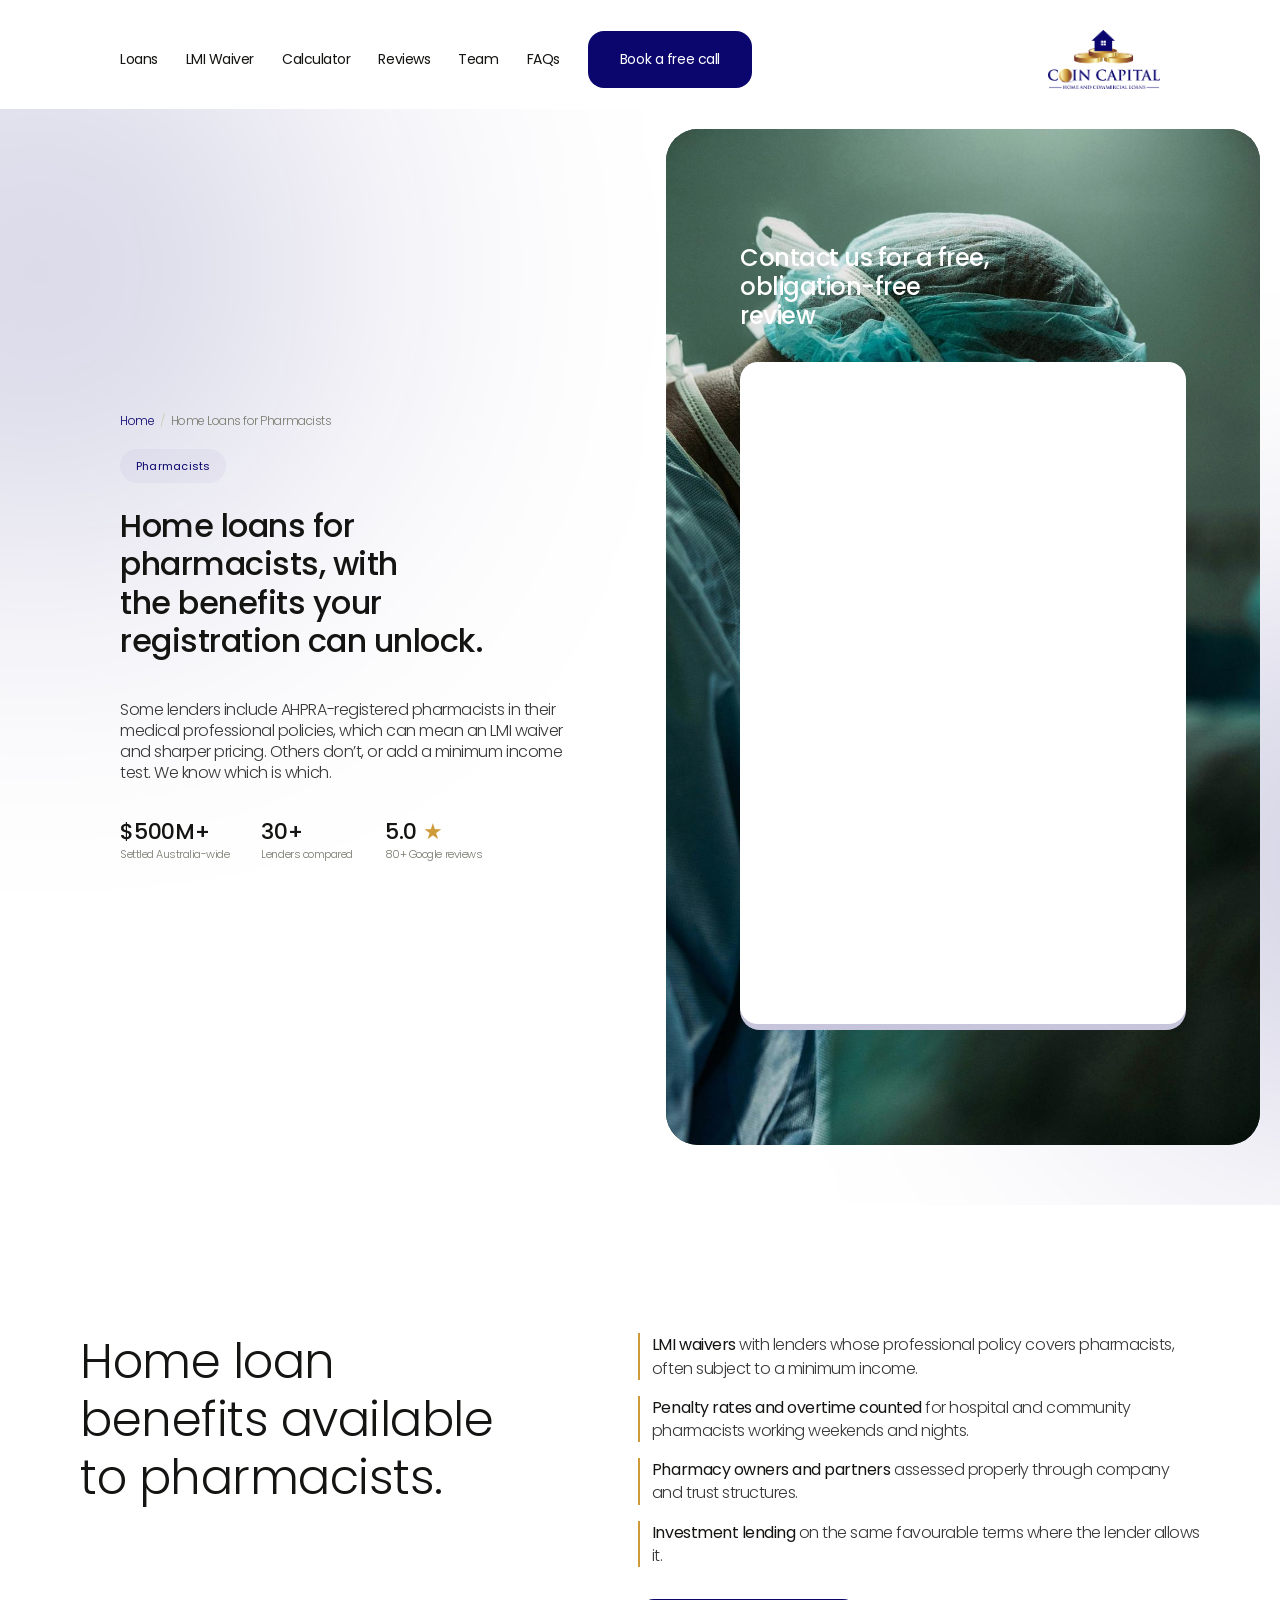
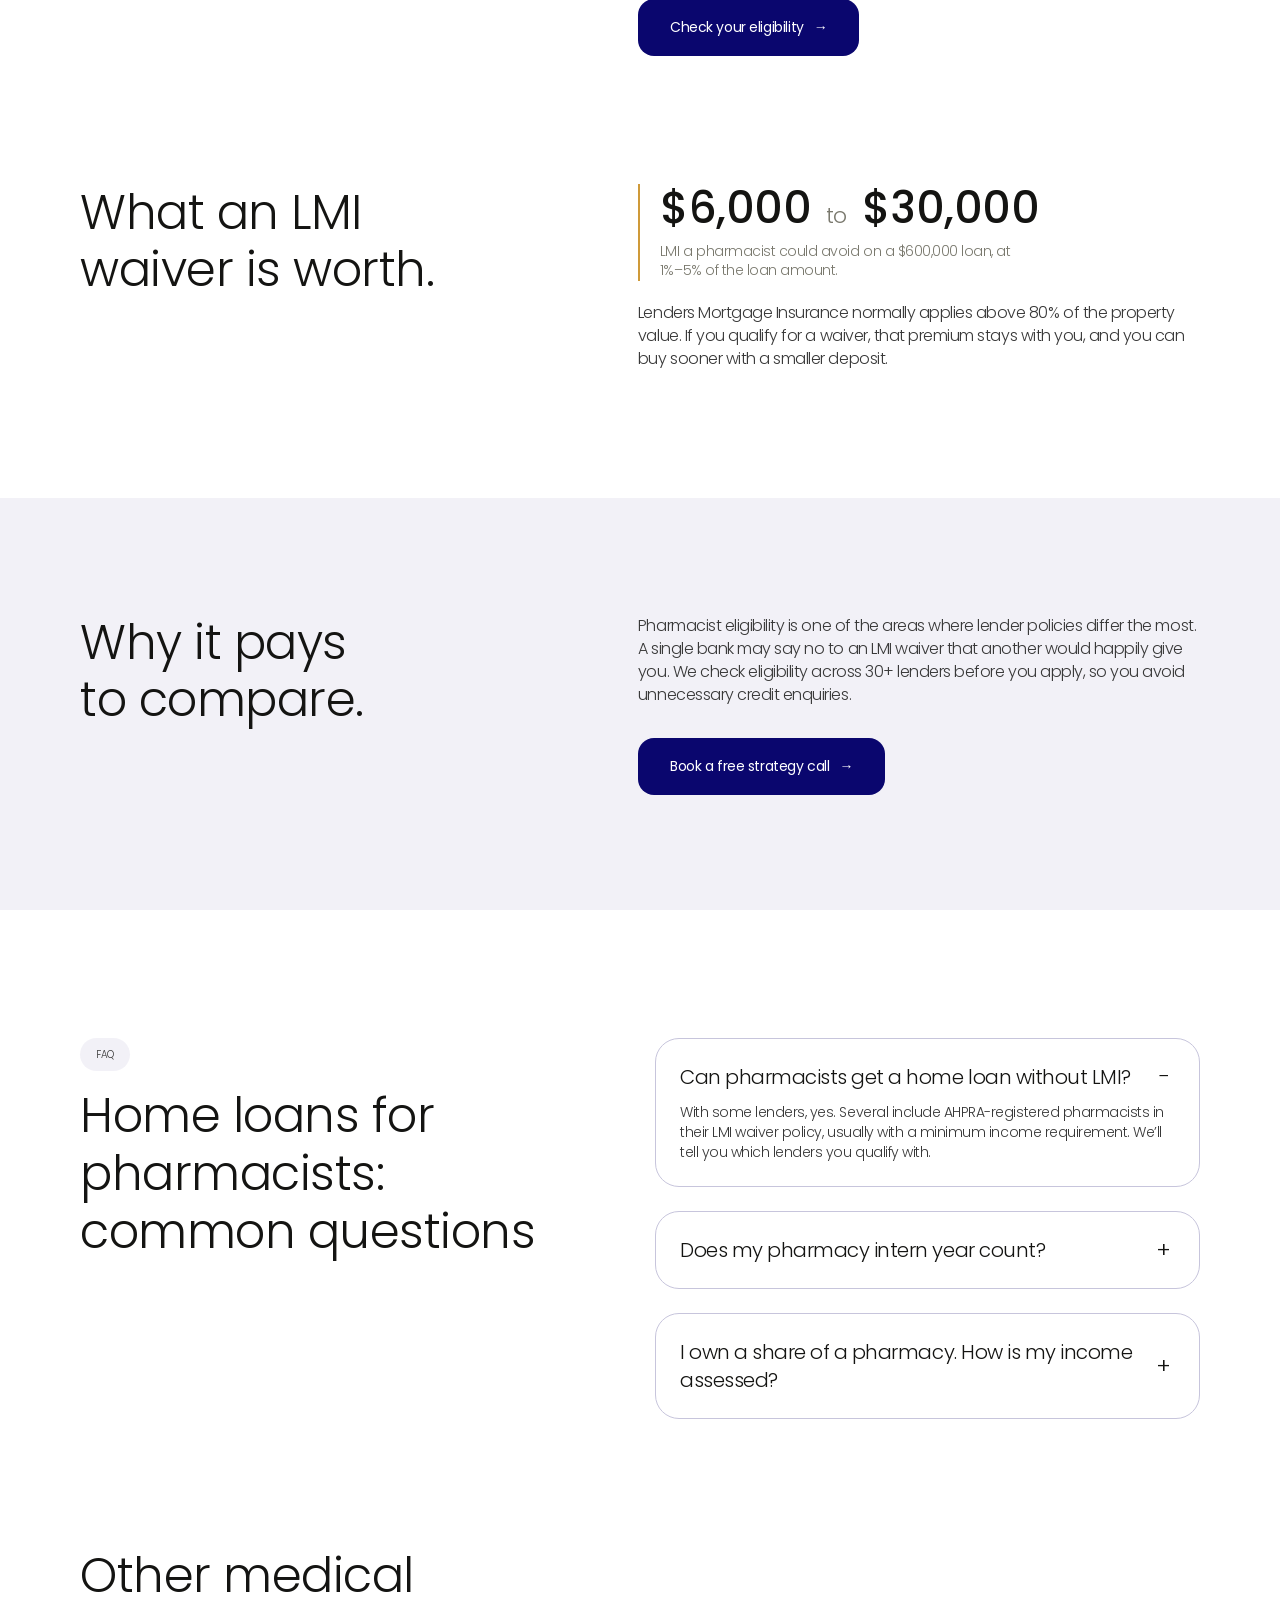
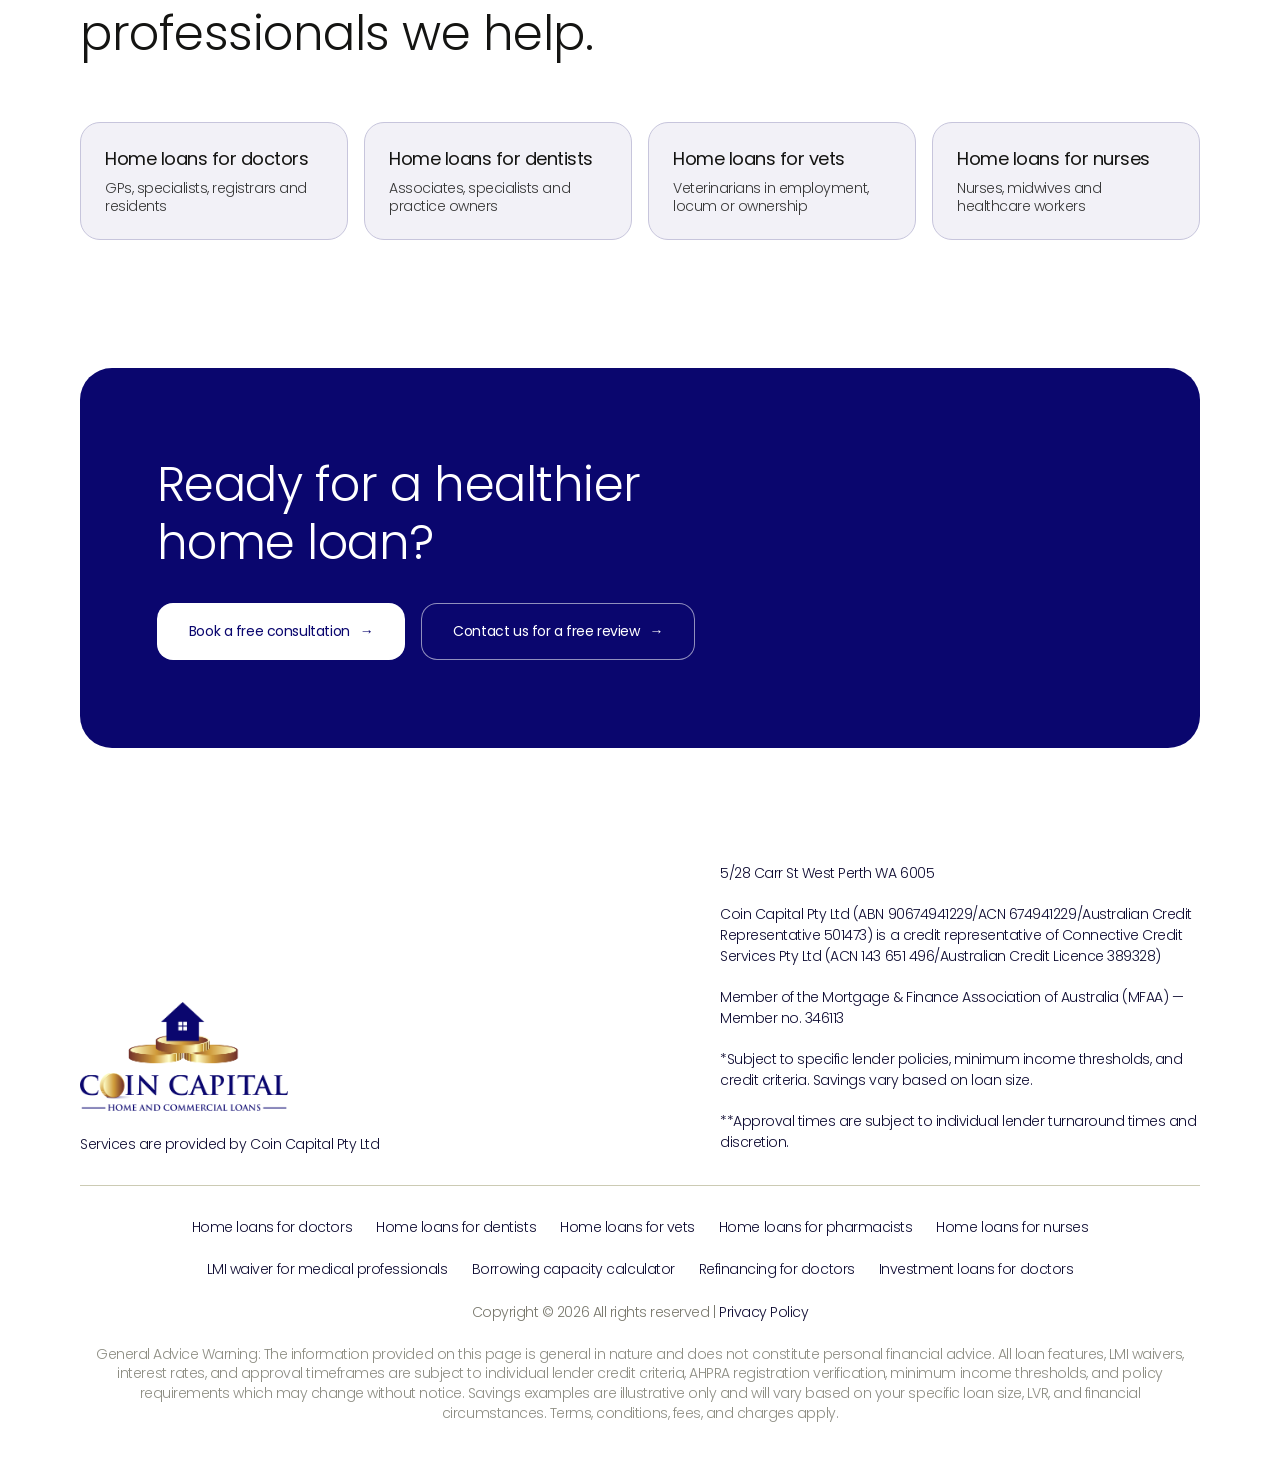
<file: home-loans-for-pharmacists.html>
<!doctype html>
<html lang="en-AU">
<head>
<meta charset="utf-8">
<meta name="viewport" content="width=device-width,initial-scale=1,viewport-fit=cover">
<!-- Google tag (gtag.js) -->
<script async src="https://www.googletagmanager.com/gtag/js?id=AW-18481558629"></script>
<script>
  window.dataLayer = window.dataLayer || [];
  function gtag(){dataLayer.push(arguments);}
  gtag('js', new Date());
  gtag('config', 'AW-18481558629');
</script>
<!-- Meta Pixel Code -->
<script>
!function(f,b,e,v,n,t,s)
{if(f.fbq)return;n=f.fbq=function(){n.callMethod?
n.callMethod.apply(n,arguments):n.queue.push(arguments)};
if(!f._fbq)f._fbq=n;n.push=n;n.loaded=!0;n.version='2.0';
n.queue=[];t=b.createElement(e);t.async=!0;
t.src=v;s=b.getElementsByTagName(e)[0];
s.parentNode.insertBefore(t,s)}(window, document,'script',
'https://connect.facebook.net/en_US/fbevents.js');
fbq('init', '2592938234453270');
fbq('track', 'PageView');
</script>
<!-- End Meta Pixel Code -->
<title>Home Loans for Pharmacists | LMI Waiver | Medical Home Loans</title>
<meta name="description" content="Home loans for pharmacists. We compare 30+ lenders to find those that include pharmacists in their LMI waiver policy, and assess hospital, community and owner income properly.">
<link rel="canonical" href="https://medicalhomeloans.au/home-loans-for-pharmacists">
<meta property="og:type" content="website">
<meta property="og:site_name" content="Medical Home Loans Australia">
<meta property="og:locale" content="en_AU">
<meta property="og:title" content="Home Loans for Pharmacists | LMI Waiver | Medical Home Loans">
<meta property="og:description" content="Home loans for pharmacists. We compare 30+ lenders to find those that include pharmacists in their LMI waiver policy, and assess hospital, community and owner income properly.">
<meta property="og:url" content="https://medicalhomeloans.au/home-loans-for-pharmacists">
<meta property="og:image" content="https://medicalhomeloans.au/assets/og-image.jpg">
<meta property="og:image:width" content="1200">
<meta property="og:image:height" content="630">
<meta name="twitter:card" content="summary_large_image">
<link rel="icon" href="/assets/icon-key.svg" type="image/svg+xml">
<link rel="preconnect" href="https://fonts.googleapis.com">
<link rel="preconnect" href="https://fonts.gstatic.com" crossorigin>
<link rel="stylesheet" href="https://fonts.googleapis.com/css2?family=Poppins:ital,wght@0,300;0,400;0,500;0,600;1,300&display=swap">
<link rel="stylesheet" href="/assets/site.css">
<script type="application/ld+json">
{
 "@context": "https://schema.org",
 "@graph": [
  {
   "@type": "FinancialService",
   "@id": "https://medicalhomeloans.au/#business",
   "name": "Medical Home Loans Australia by Coin Capital",
   "url": "https://medicalhomeloans.au/",
   "logo": "https://medicalhomeloans.au/assets/logo-coin-capital.png",
   "image": "https://medicalhomeloans.au/assets/og-image.jpg",
   "email": "ronil@coincapital.com.au",
   "address": {
    "@type": "PostalAddress",
    "streetAddress": "5/28 Carr St",
    "addressLocality": "West Perth",
    "addressRegion": "WA",
    "postalCode": "6005",
    "addressCountry": "AU"
   },
   "areaServed": {
    "@type": "Country",
    "name": "Australia"
   },
   "founder": {
    "@type": "Person",
    "name": "Ronil Shah",
    "jobTitle": "Director"
   }
  },
  {
   "@type": "BreadcrumbList",
   "itemListElement": [
    {
     "@type": "ListItem",
     "position": 1,
     "name": "Home",
     "item": "https://medicalhomeloans.au/"
    },
    {
     "@type": "ListItem",
     "position": 2,
     "name": "Home Loans for Pharmacists",
     "item": "https://medicalhomeloans.au/home-loans-for-pharmacists"
    }
   ]
  },
  {
   "@type": "FAQPage",
   "mainEntity": [
    {
     "@type": "Question",
     "name": "Can pharmacists get a home loan without LMI?",
     "acceptedAnswer": {
      "@type": "Answer",
      "text": "With some lenders, yes. Several include AHPRA-registered pharmacists in their LMI waiver policy, usually with a minimum income requirement. We’ll tell you which lenders you qualify with."
     }
    },
    {
     "@type": "Question",
     "name": "Does my pharmacy intern year count?",
     "acceptedAnswer": {
      "@type": "Answer",
      "text": "Lenders generally want full registration before applying their professional policy, but we can plan your purchase timing around when you’ll qualify."
     }
    },
    {
     "@type": "Question",
     "name": "I own a share of a pharmacy. How is my income assessed?",
     "acceptedAnswer": {
      "@type": "Answer",
      "text": "Lenders look at your share of the business profits through your company or trust, with certain add-backs. We work with your accountant to present it clearly."
     }
    }
   ]
  },
  {
   "@type": "Service",
   "name": "Home Loans for Pharmacists",
   "serviceType": "Mortgage broking",
   "provider": {
    "@id": "https://medicalhomeloans.au/#business"
   },
   "areaServed": {
    "@type": "Country",
    "name": "Australia"
   },
   "audience": {
    "@type": "Audience",
    "audienceType": "Pharmacists"
   },
   "url": "https://medicalhomeloans.au/home-loans-for-pharmacists"
  }
 ]
}
</script>
</head>
<body>
<noscript><img height="1" width="1" style="display:none"
src="https://www.facebook.com/tr?id=2592938234453270&amp;ev=PageView&amp;noscript=1"
alt="" /></noscript>

<header class="site-header">
  <nav class="nav" aria-label="Primary">
    <button class="nav-toggle" id="nav-toggle" type="button" aria-expanded="false" aria-controls="nav-links" aria-label="Menu"><span></span></button>
    <div class="nav-links" id="nav-links">
      <a href="/#solutions">Loans</a>
      <a href="/lmi-waiver">LMI Waiver</a>
      <a href="/borrowing-capacity-calculator">Calculator</a>
      <a href="/#testimonials">Reviews</a>
      <a href="/#founder">Team</a>
      <a href="/#faq">FAQs</a>
      <a class="btn" href="/#book">Book a free call</a>
    </div>
    <a class="nav-logo" href="/" aria-label="Coin Capital — Medical Home Loans Australia, home">
      <img src="/assets/logo-coin-capital.png" width="988" height="518" alt="Coin Capital Home and Commercial Loans">
    </a>
  </nav>
</header>

<main>
  <section class="hero" id="hero">
    <div class="hero-grid">
      <div class="hero-copy">
        <nav class="crumbs" aria-label="Breadcrumb"><ol><li><a href="/">Home</a></li><li aria-current="page">Home Loans for Pharmacists</li></ol></nav>
        <span class="pill eyebrow">Pharmacists</span>
        <h1>Home loans for pharmacists, with the benefits your registration can unlock.</h1>
        <p class="hero-lede">Some lenders include AHPRA-registered pharmacists in their medical professional policies, which can mean an LMI waiver and sharper pricing. Others don’t, or add a minimum income test. We know which is which.</p>
        <ul class="hero-trust">
          <li><span class="figure">$500M+</span><span class="label">Settled Australia-wide</span></li>
          <li><span class="figure">30+</span><span class="label">Lenders compared</span></li>
          <li><span class="figure">5.0 <span class="star" aria-hidden="true">★</span></span><span class="label">80+ Google reviews</span></li>
        </ul>
      </div>

      <div class="hero-panel" id="contact">
        <img class="bg" src="/assets/hero-surgeon.jpg" alt="" width="1200" height="1800">
        <h2>Contact us for a free, obligation-free review</h2>
        <div class="form-shell">
          <!-- LeadConnector (GoHighLevel) inline form. Submissions go to GHL, NOT /api/lead.
               The form's On Submit action in GHL must redirect to /thank-you, otherwise the
               Meta Lead event and the Google Ads conversion on that page never fire. -->
          <iframe
            src="https://api.leadconnectorhq.com/widget/form/7I3f8wnkZmjK8acC4hnJ"
            class="ghl-embed"
            id="inline-7I3f8wnkZmjK8acC4hnJ"
            data-layout="{'id':'INLINE'}"
            data-trigger-type="alwaysShow"
            data-trigger-value=""
            data-activation-type="alwaysActivated"
            data-activation-value=""
            data-deactivation-type="neverDeactivate"
            data-deactivation-value=""
            data-form-name="Form 1"
            data-height="662"
            data-layout-iframe-id="inline-7I3f8wnkZmjK8acC4hnJ"
            data-form-id="7I3f8wnkZmjK8acC4hnJ"
            data-cookie-consent="true"
            data-cookie-consent-provider="auto"
            title="Enquiry form">
          </iframe>
        </div>
      </div>
    </div>
  </section>

  <section class="page-section" id="benefits" aria-labelledby="benefits-h">
    <div class="wrap two-col">
      <div class="col-head">
        <h2 class="h2" id="benefits-h">Home loan benefits available to pharmacists.</h2>
      </div>
      <div class="prose">
        <ul class="gold-list">
          <li><strong>LMI waivers</strong> with lenders whose professional policy covers pharmacists, often subject to a minimum income.</li>
          <li><strong>Penalty rates and overtime counted</strong> for hospital and community pharmacists working weekends and nights.</li>
          <li><strong>Pharmacy owners and partners</strong> assessed properly through company and trust structures.</li>
          <li><strong>Investment lending</strong> on the same favourable terms where the lender allows it.</li>
        </ul>
        <a class="btn arrow" href="#contact">Check your eligibility</a>
      </div>
    </div>
  </section>

  <section class="page-section" id="lmi" aria-labelledby="lmi-h">
    <div class="wrap two-col">
      <div class="col-head">
        <h2 class="h2" id="lmi-h">What an LMI waiver is worth.</h2>
      </div>
      <div class="prose">
        <figure class="saving">
          <p class="saving-figure">$6,000 <span>to</span> $30,000</p>
          <figcaption>LMI a pharmacist could avoid on a $600,000 loan, at 1%–5% of the loan amount.</figcaption>
        </figure>
        <p>Lenders Mortgage Insurance normally applies above 80% of the property value. If you qualify for a waiver, that premium stays with you, and you can buy sooner with a smaller deposit.</p>
      </div>
    </div>
  </section>

  <section class="band" id="broker" aria-labelledby="broker-h">
    <div class="wrap two-col">
      <div class="col-head">
        <h2 class="h2" id="broker-h">Why it pays to compare.</h2>
      </div>
      <div class="prose">
        <p>Pharmacist eligibility is one of the areas where lender policies differ the most. A single bank may say no to an LMI waiver that another would happily give you. We check eligibility across 30+ lenders before you apply, so you avoid unnecessary credit enquiries.</p>
        <a class="btn arrow" href="/#book">Book a free strategy call</a>
      </div>
    </div>
  </section>

  <section class="faq" id="faq" aria-labelledby="faq-h">
    <div class="wrap faq-grid">
      <div class="faq-head">
        <span class="pill">FAQ</span>
        <h2 class="h2" id="faq-h">Home loans for pharmacists: common questions</h2>
      </div>
      <div class="faq-list">
        <details name="faq" open>
          <summary>Can pharmacists get a home loan without LMI?</summary>
          <p>With some lenders, yes. Several include AHPRA-registered pharmacists in their LMI waiver policy, usually with a minimum income requirement. We’ll tell you which lenders you qualify with.</p>
        </details>
        <details name="faq">
          <summary>Does my pharmacy intern year count?</summary>
          <p>Lenders generally want full registration before applying their professional policy, but we can plan your purchase timing around when you’ll qualify.</p>
        </details>
        <details name="faq">
          <summary>I own a share of a pharmacy. How is my income assessed?</summary>
          <p>Lenders look at your share of the business profits through your company or trust, with certain add-backs. We work with your accountant to present it clearly.</p>
        </details>
      </div>
    </div>
  </section>

  <section class="related" aria-labelledby="related-h">
    <div class="wrap stack">
      <h2 class="h2 narrow" id="related-h">Other medical professionals we help.</h2>
      <nav class="related-grid" aria-label="Other professions">
        <a href="/home-loans-for-doctors"><strong>Home loans for doctors</strong><span>GPs, specialists, registrars and residents</span></a>
        <a href="/home-loans-for-dentists"><strong>Home loans for dentists</strong><span>Associates, specialists and practice owners</span></a>
        <a href="/home-loans-for-vets"><strong>Home loans for vets</strong><span>Veterinarians in employment, locum or ownership</span></a>
        <a href="/home-loans-for-nurses"><strong>Home loans for nurses</strong><span>Nurses, midwives and healthcare workers</span></a>
      </nav>
    </div>
  </section>

  <section class="closing" aria-labelledby="closing-h">
    <div class="wrap">
      <div class="closing-panel">
        <h2 class="h2" id="closing-h">Ready for a healthier home loan?</h2>
        <div class="closing-actions">
          <a class="btn light arrow" href="/#book">Book a free consultation</a>
          <a class="btn ghost arrow" href="#contact">Contact us for a free review</a>
        </div>
      </div>
    </div>
  </section>
</main>

<footer class="site-footer">
  <div class="wrap">
    <div class="footer-top">
      <div class="footer-brand">
        <img src="/assets/logo-coin-capital.png" width="988" height="518" alt="Coin Capital Home and Commercial Loans">
        <p>Services are provided by Coin Capital Pty Ltd</p>
      </div>
      <div class="footer-legal">
        <p>5/28 Carr St West Perth WA 6005</p>
        <p>Coin Capital Pty Ltd (ABN 90674941229/ACN 674941229/Australian Credit Representative 501473) is a credit representative of Connective Credit Services Pty Ltd (ACN 143 651 496/Australian Credit Licence 389328)</p>
        <p>Member of the Mortgage &amp; Finance Association of Australia (MFAA) — Member no. 346113</p>
        <p>*Subject to specific lender policies, minimum income thresholds, and credit criteria. Savings vary based on loan size.</p>
        <p>**Approval times are subject to individual lender turnaround times and discretion.</p>
      </div>
    </div>
    <div class="footer-bottom">
      <nav class="footer-links" aria-label="Home loans by profession">
        <a href="/home-loans-for-doctors">Home loans for doctors</a>
        <a href="/home-loans-for-dentists">Home loans for dentists</a>
        <a href="/home-loans-for-vets">Home loans for vets</a>
        <a href="/home-loans-for-pharmacists">Home loans for pharmacists</a>
        <a href="/home-loans-for-nurses">Home loans for nurses</a>
      </nav>
      <nav class="footer-links" aria-label="Loans and tools">
        <a href="/lmi-waiver">LMI waiver for medical professionals</a>
        <a href="/borrowing-capacity-calculator">Borrowing capacity calculator</a>
        <a href="/refinancing-for-doctors">Refinancing for doctors</a>
        <a href="/investment-loans-for-doctors">Investment loans for doctors</a>
      </nav>
      <p>Copyright © 2026 All rights reserved | <a href="/privacy-policy">Privacy Policy</a></p>
      <p class="gaw">General Advice Warning: The information provided on this page is general in nature and does not constitute personal financial advice. All loan features, LMI waivers, interest rates, and approval timeframes are subject to individual lender credit criteria, AHPRA registration verification, minimum income thresholds, and policy requirements which may change without notice. Savings examples are illustrative only and will vary based on your specific loan size, LVR, and financial circumstances. Terms, conditions, fees, and charges apply.</p>
    </div>
  </div>
</footer>

<script src="/assets/site.js"></script>
<script
  src="https://link.msgsndr.com/js/external-tracking.js"
  data-tracking-id="tk_a39b2b5e9e1a40dfa797326a72789126">
</script>

<script src="https://link.msgsndr.com/js/form_embed.js"></script>

</body>
</html>
</file>
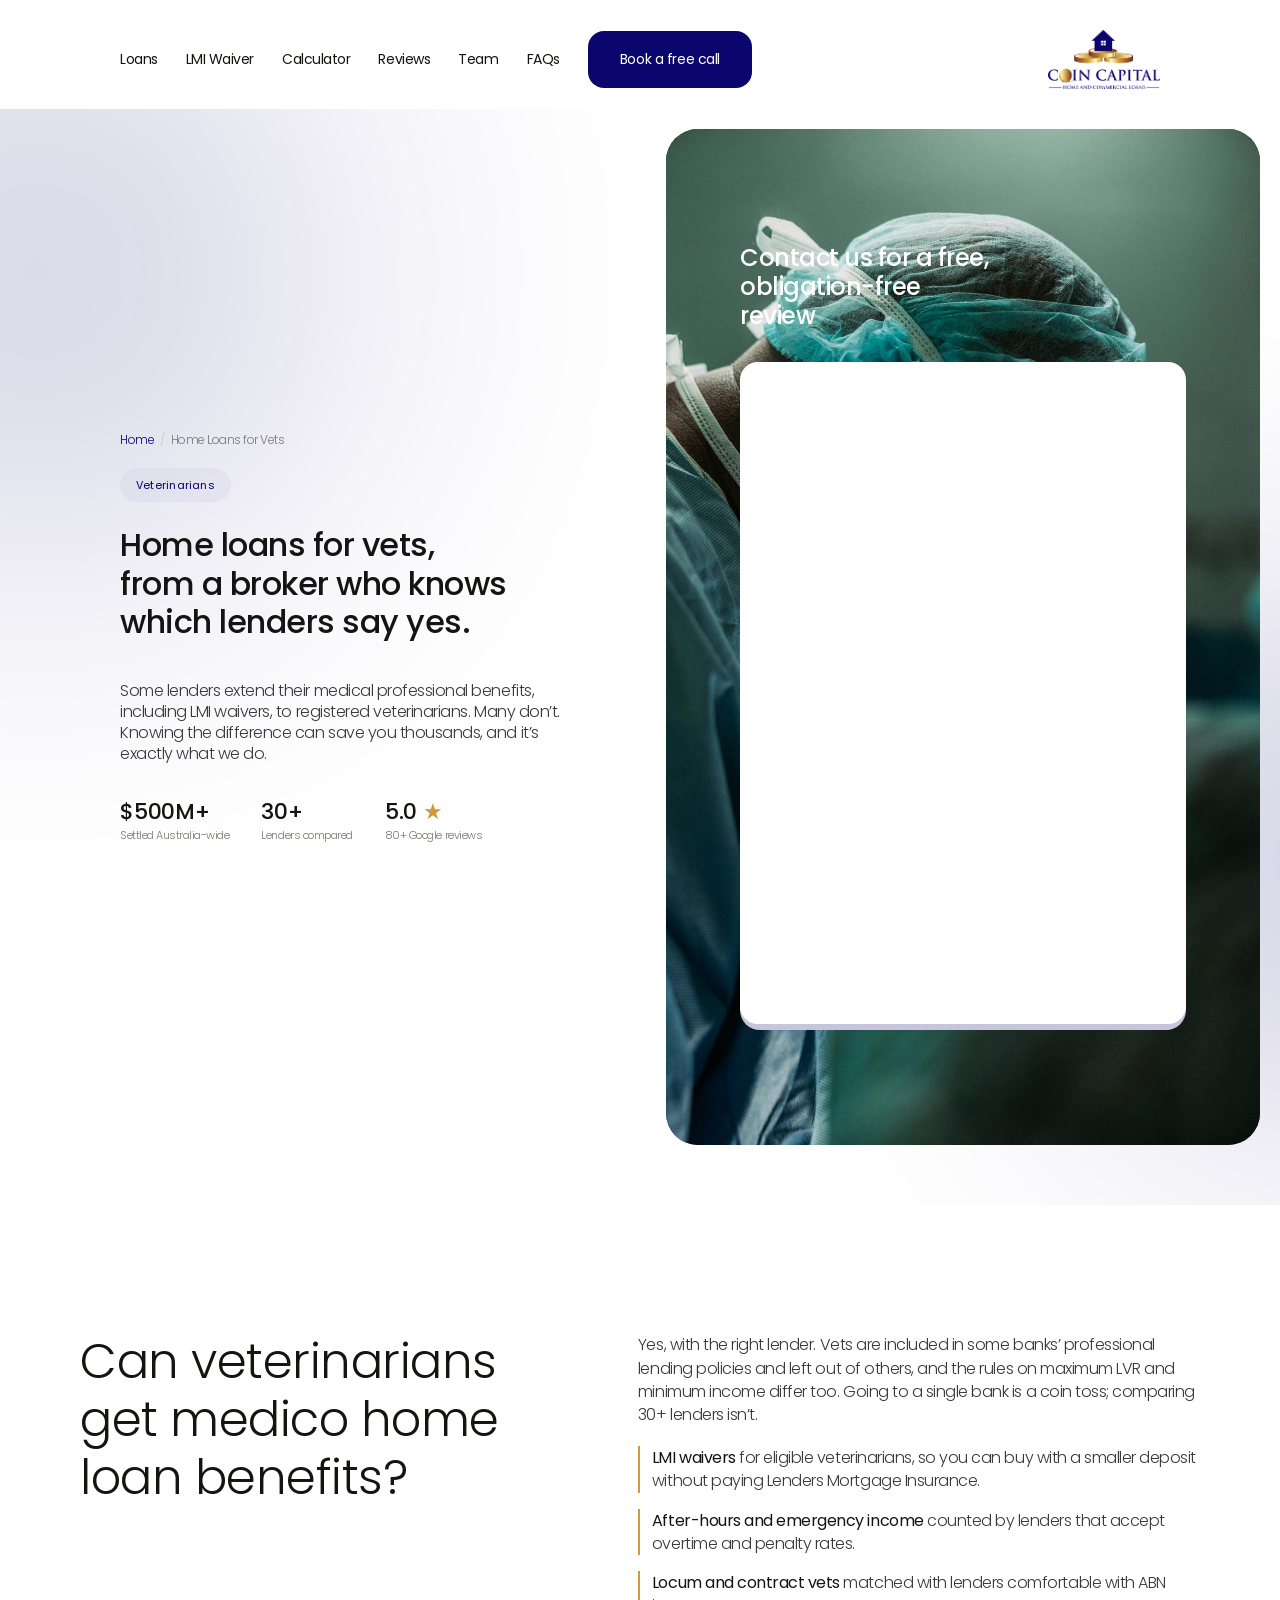
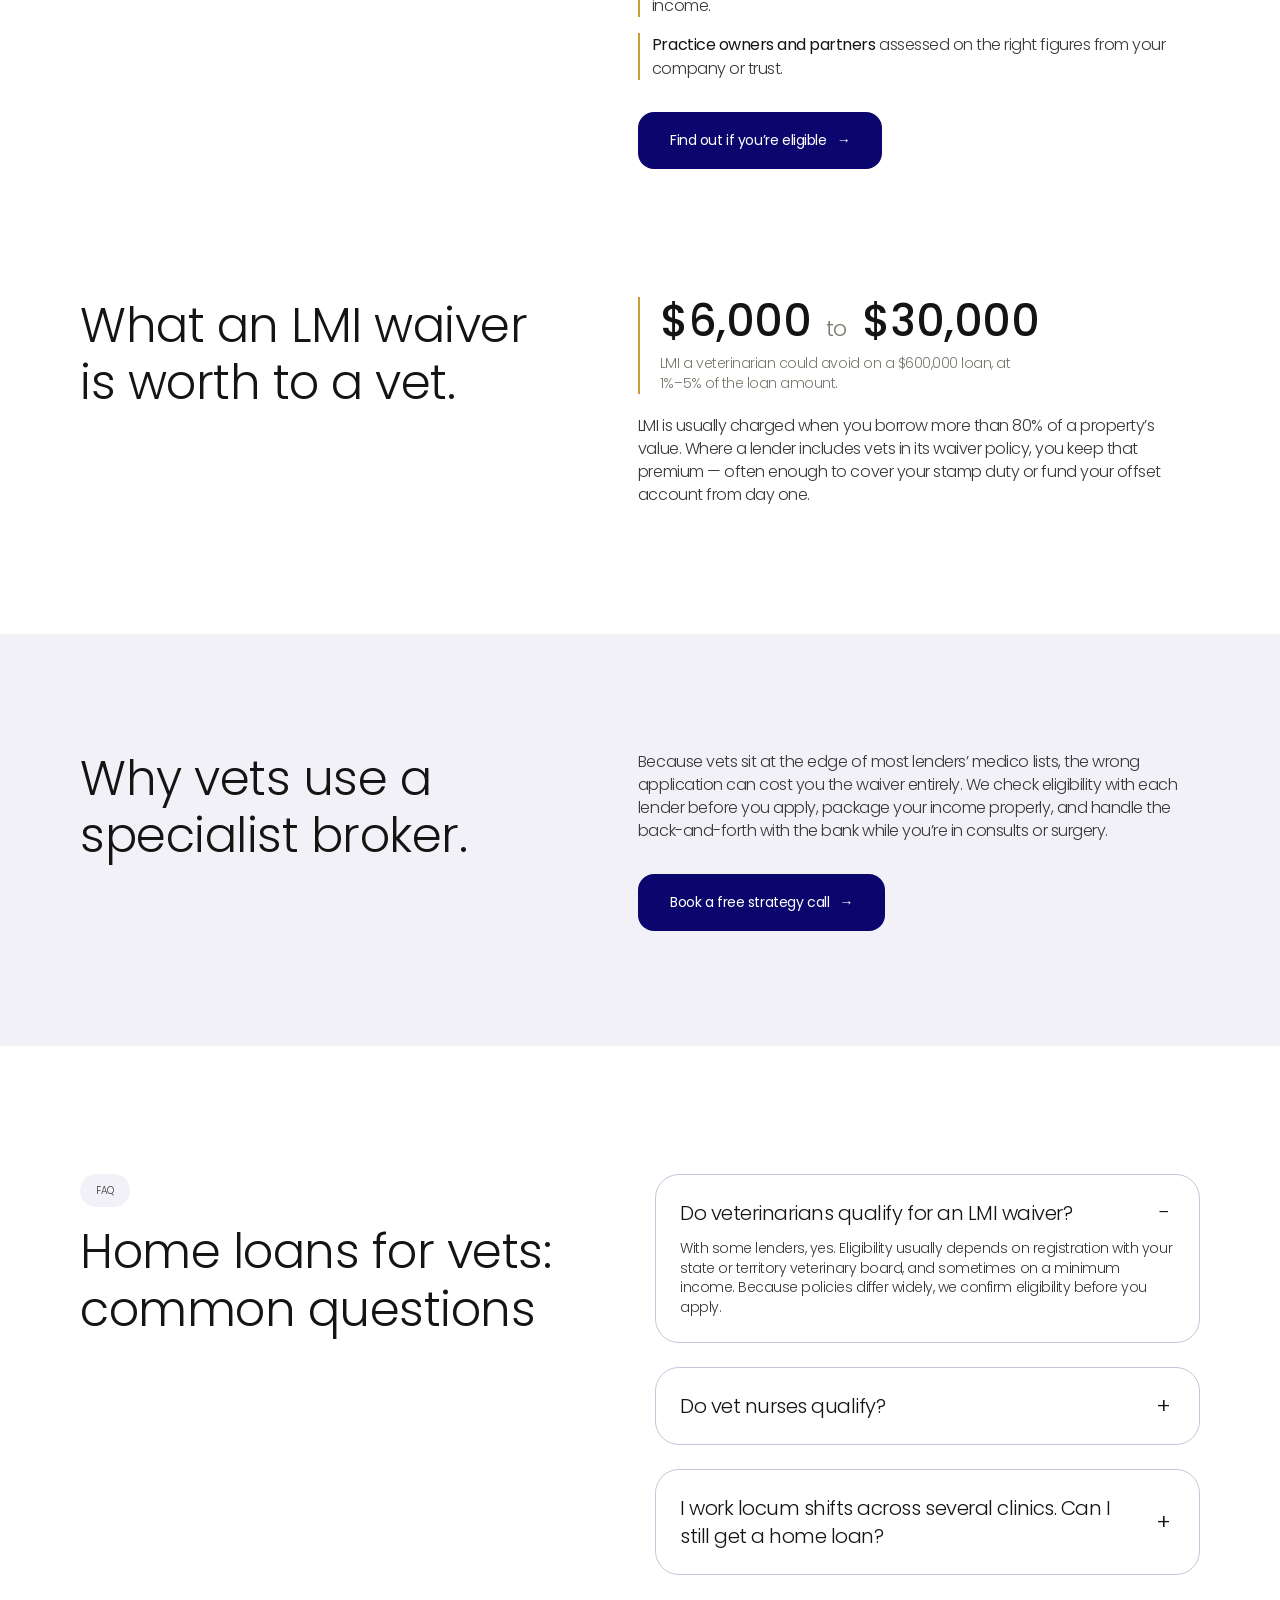
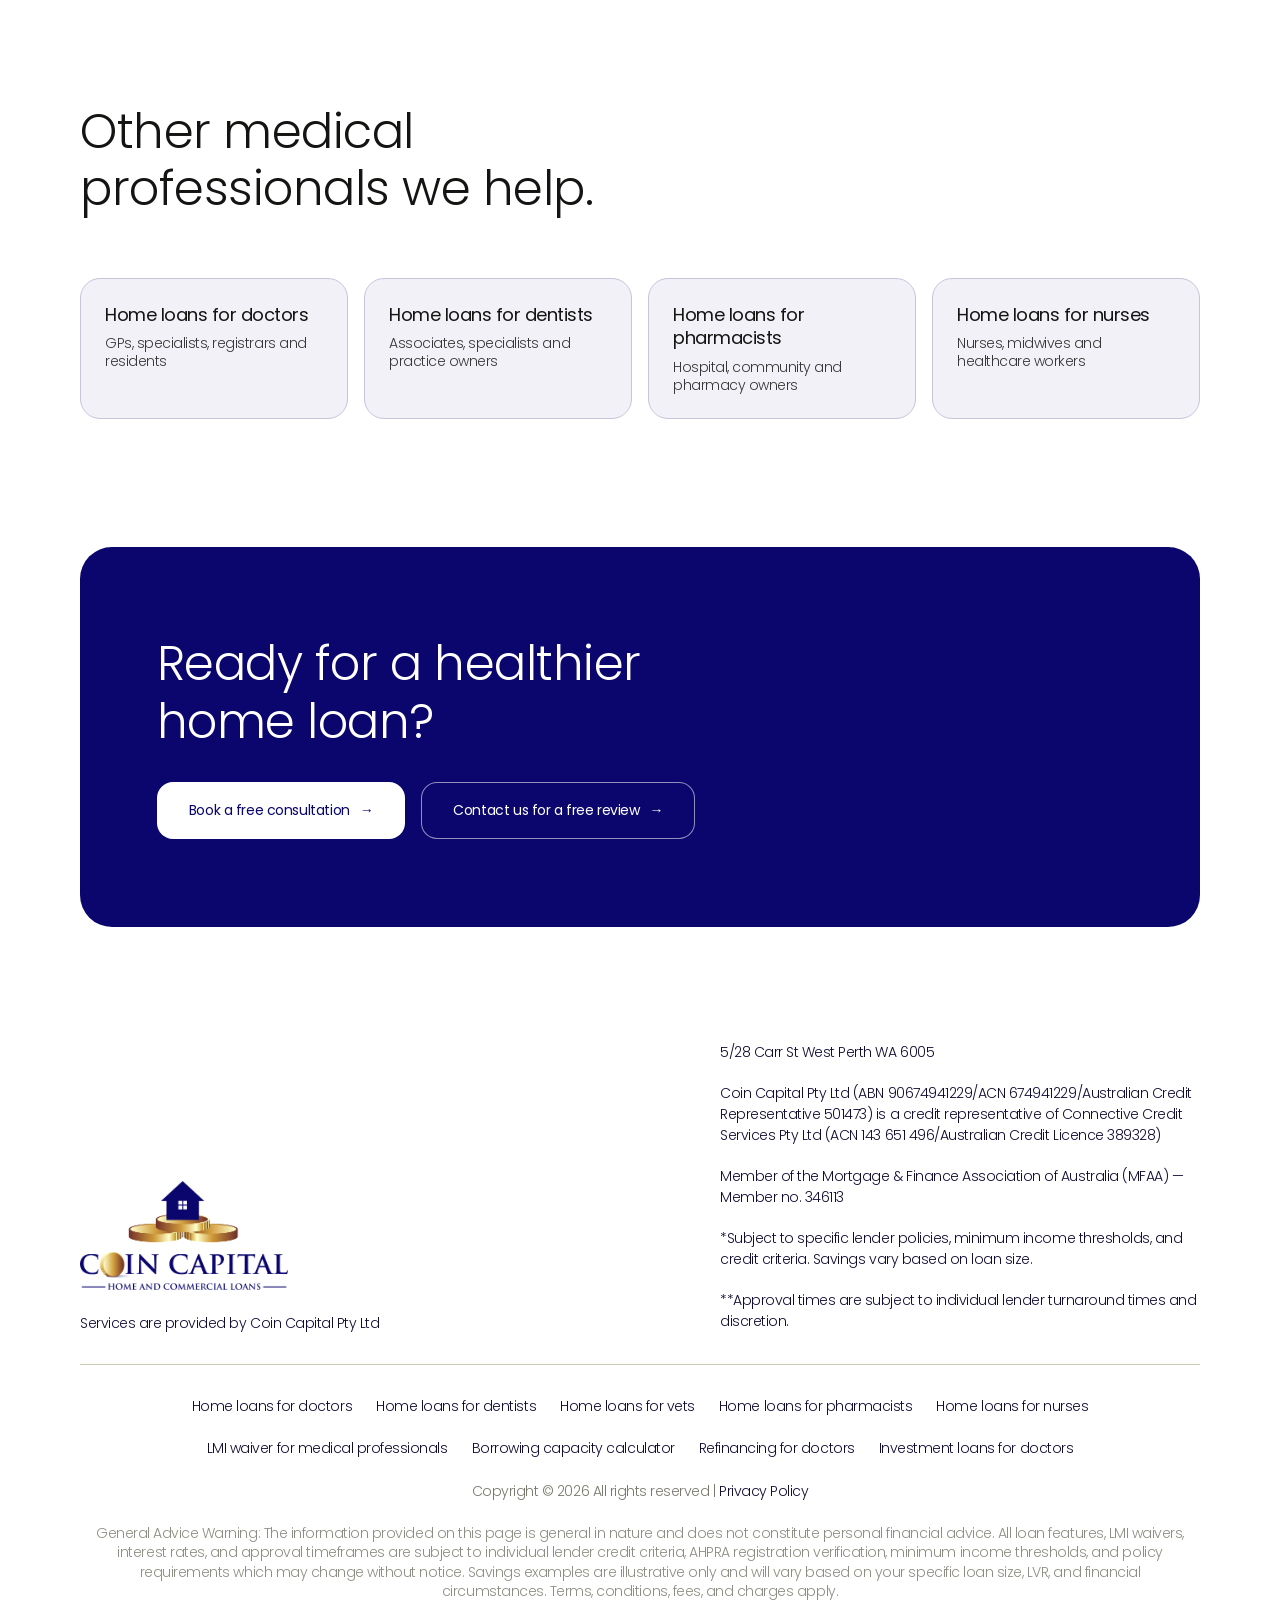
<file: home-loans-for-vets.html>
<!doctype html>
<html lang="en-AU">
<head>
<meta charset="utf-8">
<meta name="viewport" content="width=device-width,initial-scale=1,viewport-fit=cover">
<!-- Google tag (gtag.js) -->
<script async src="https://www.googletagmanager.com/gtag/js?id=AW-18481558629"></script>
<script>
  window.dataLayer = window.dataLayer || [];
  function gtag(){dataLayer.push(arguments);}
  gtag('js', new Date());
  gtag('config', 'AW-18481558629');
</script>
<!-- Meta Pixel Code -->
<script>
!function(f,b,e,v,n,t,s)
{if(f.fbq)return;n=f.fbq=function(){n.callMethod?
n.callMethod.apply(n,arguments):n.queue.push(arguments)};
if(!f._fbq)f._fbq=n;n.push=n;n.loaded=!0;n.version='2.0';
n.queue=[];t=b.createElement(e);t.async=!0;
t.src=v;s=b.getElementsByTagName(e)[0];
s.parentNode.insertBefore(t,s)}(window, document,'script',
'https://connect.facebook.net/en_US/fbevents.js');
fbq('init', '2592938234453270');
fbq('track', 'PageView');
</script>
<!-- End Meta Pixel Code -->
<title>Home Loans for Vets &amp; Veterinarians | LMI Waiver | Medical Home Loans</title>
<meta name="description" content="Home loans for veterinarians. Fewer lenders include vets in their medico policies, so we compare 30+ to find LMI waivers and lenders that count your after-hours and locum income.">
<link rel="canonical" href="https://medicalhomeloans.au/home-loans-for-vets">
<meta property="og:type" content="website">
<meta property="og:site_name" content="Medical Home Loans Australia">
<meta property="og:locale" content="en_AU">
<meta property="og:title" content="Home Loans for Vets &amp; Veterinarians | LMI Waiver | Medical Home Loans">
<meta property="og:description" content="Home loans for veterinarians. Fewer lenders include vets in their medico policies, so we compare 30+ to find LMI waivers and lenders that count your after-hours and locum income.">
<meta property="og:url" content="https://medicalhomeloans.au/home-loans-for-vets">
<meta property="og:image" content="https://medicalhomeloans.au/assets/og-image.jpg">
<meta property="og:image:width" content="1200">
<meta property="og:image:height" content="630">
<meta name="twitter:card" content="summary_large_image">
<link rel="icon" href="/assets/icon-key.svg" type="image/svg+xml">
<link rel="preconnect" href="https://fonts.googleapis.com">
<link rel="preconnect" href="https://fonts.gstatic.com" crossorigin>
<link rel="stylesheet" href="https://fonts.googleapis.com/css2?family=Poppins:ital,wght@0,300;0,400;0,500;0,600;1,300&display=swap">
<link rel="stylesheet" href="/assets/site.css">
<script type="application/ld+json">
{
 "@context": "https://schema.org",
 "@graph": [
  {
   "@type": "FinancialService",
   "@id": "https://medicalhomeloans.au/#business",
   "name": "Medical Home Loans Australia by Coin Capital",
   "url": "https://medicalhomeloans.au/",
   "logo": "https://medicalhomeloans.au/assets/logo-coin-capital.png",
   "image": "https://medicalhomeloans.au/assets/og-image.jpg",
   "email": "ronil@coincapital.com.au",
   "address": {
    "@type": "PostalAddress",
    "streetAddress": "5/28 Carr St",
    "addressLocality": "West Perth",
    "addressRegion": "WA",
    "postalCode": "6005",
    "addressCountry": "AU"
   },
   "areaServed": {
    "@type": "Country",
    "name": "Australia"
   },
   "founder": {
    "@type": "Person",
    "name": "Ronil Shah",
    "jobTitle": "Director"
   }
  },
  {
   "@type": "BreadcrumbList",
   "itemListElement": [
    {
     "@type": "ListItem",
     "position": 1,
     "name": "Home",
     "item": "https://medicalhomeloans.au/"
    },
    {
     "@type": "ListItem",
     "position": 2,
     "name": "Home Loans for Vets",
     "item": "https://medicalhomeloans.au/home-loans-for-vets"
    }
   ]
  },
  {
   "@type": "FAQPage",
   "mainEntity": [
    {
     "@type": "Question",
     "name": "Do veterinarians qualify for an LMI waiver?",
     "acceptedAnswer": {
      "@type": "Answer",
      "text": "With some lenders, yes. Eligibility usually depends on registration with your state or territory veterinary board, and sometimes on a minimum income. Because policies differ widely, we confirm eligibility before you apply."
     }
    },
    {
     "@type": "Question",
     "name": "Do vet nurses qualify?",
     "acceptedAnswer": {
      "@type": "Answer",
      "text": "Vet nurses generally aren’t included in lenders’ professional LMI waivers, but we can still find lenders that count shift and overtime income generously and compare government schemes for first home buyers."
     }
    },
    {
     "@type": "Question",
     "name": "I work locum shifts across several clinics. Can I still get a home loan?",
     "acceptedAnswer": {
      "@type": "Answer",
      "text": "Yes. Some lenders assess contractor income on a shorter history than standard self-employed borrowers. We’ll present your income so it’s assessed fairly."
     }
    }
   ]
  },
  {
   "@type": "Service",
   "name": "Home Loans for Vets",
   "serviceType": "Mortgage broking",
   "provider": {
    "@id": "https://medicalhomeloans.au/#business"
   },
   "areaServed": {
    "@type": "Country",
    "name": "Australia"
   },
   "audience": {
    "@type": "Audience",
    "audienceType": "Veterinarians"
   },
   "url": "https://medicalhomeloans.au/home-loans-for-vets"
  }
 ]
}
</script>
</head>
<body>
<noscript><img height="1" width="1" style="display:none"
src="https://www.facebook.com/tr?id=2592938234453270&amp;ev=PageView&amp;noscript=1"
alt="" /></noscript>

<header class="site-header">
  <nav class="nav" aria-label="Primary">
    <button class="nav-toggle" id="nav-toggle" type="button" aria-expanded="false" aria-controls="nav-links" aria-label="Menu"><span></span></button>
    <div class="nav-links" id="nav-links">
      <a href="/#solutions">Loans</a>
      <a href="/lmi-waiver">LMI Waiver</a>
      <a href="/borrowing-capacity-calculator">Calculator</a>
      <a href="/#testimonials">Reviews</a>
      <a href="/#founder">Team</a>
      <a href="/#faq">FAQs</a>
      <a class="btn" href="/#book">Book a free call</a>
    </div>
    <a class="nav-logo" href="/" aria-label="Coin Capital — Medical Home Loans Australia, home">
      <img src="/assets/logo-coin-capital.png" width="988" height="518" alt="Coin Capital Home and Commercial Loans">
    </a>
  </nav>
</header>

<main>
  <section class="hero" id="hero">
    <div class="hero-grid">
      <div class="hero-copy">
        <nav class="crumbs" aria-label="Breadcrumb"><ol><li><a href="/">Home</a></li><li aria-current="page">Home Loans for Vets</li></ol></nav>
        <span class="pill eyebrow">Veterinarians</span>
        <h1>Home loans for vets, from a broker who knows which lenders say yes.</h1>
        <p class="hero-lede">Some lenders extend their medical professional benefits, including LMI waivers, to registered veterinarians. Many don’t. Knowing the difference can save you thousands, and it’s exactly what we do.</p>
        <ul class="hero-trust">
          <li><span class="figure">$500M+</span><span class="label">Settled Australia-wide</span></li>
          <li><span class="figure">30+</span><span class="label">Lenders compared</span></li>
          <li><span class="figure">5.0 <span class="star" aria-hidden="true">★</span></span><span class="label">80+ Google reviews</span></li>
        </ul>
      </div>

      <div class="hero-panel" id="contact">
        <img class="bg" src="/assets/hero-surgeon.jpg" alt="" width="1200" height="1800">
        <h2>Contact us for a free, obligation-free review</h2>
        <div class="form-shell">
          <!-- LeadConnector (GoHighLevel) inline form. Submissions go to GHL, NOT /api/lead.
               The form's On Submit action in GHL must redirect to /thank-you, otherwise the
               Meta Lead event and the Google Ads conversion on that page never fire. -->
          <iframe
            src="https://api.leadconnectorhq.com/widget/form/7I3f8wnkZmjK8acC4hnJ"
            class="ghl-embed"
            id="inline-7I3f8wnkZmjK8acC4hnJ"
            data-layout="{'id':'INLINE'}"
            data-trigger-type="alwaysShow"
            data-trigger-value=""
            data-activation-type="alwaysActivated"
            data-activation-value=""
            data-deactivation-type="neverDeactivate"
            data-deactivation-value=""
            data-form-name="Form 1"
            data-height="662"
            data-layout-iframe-id="inline-7I3f8wnkZmjK8acC4hnJ"
            data-form-id="7I3f8wnkZmjK8acC4hnJ"
            data-cookie-consent="true"
            data-cookie-consent-provider="auto"
            title="Enquiry form">
          </iframe>
        </div>
      </div>
    </div>
  </section>

  <section class="page-section" id="benefits" aria-labelledby="benefits-h">
    <div class="wrap two-col">
      <div class="col-head">
        <h2 class="h2" id="benefits-h">Can veterinarians get medico home loan benefits?</h2>
      </div>
      <div class="prose">
        <p>Yes, with the right lender. Vets are included in some banks’ professional lending policies and left out of others, and the rules on maximum LVR and minimum income differ too. Going to a single bank is a coin toss; comparing 30+ lenders isn’t.</p>
        <ul class="gold-list">
          <li><strong>LMI waivers</strong> for eligible veterinarians, so you can buy with a smaller deposit without paying Lenders Mortgage Insurance.</li>
          <li><strong>After-hours and emergency income</strong> counted by lenders that accept overtime and penalty rates.</li>
          <li><strong>Locum and contract vets</strong> matched with lenders comfortable with ABN income.</li>
          <li><strong>Practice owners and partners</strong> assessed on the right figures from your company or trust.</li>
        </ul>
        <a class="btn arrow" href="#contact">Find out if you’re eligible</a>
      </div>
    </div>
  </section>

  <section class="page-section" id="lmi" aria-labelledby="lmi-h">
    <div class="wrap two-col">
      <div class="col-head">
        <h2 class="h2" id="lmi-h">What an LMI waiver is worth to a vet.</h2>
      </div>
      <div class="prose">
        <figure class="saving">
          <p class="saving-figure">$6,000 <span>to</span> $30,000</p>
          <figcaption>LMI a veterinarian could avoid on a $600,000 loan, at 1%–5% of the loan amount.</figcaption>
        </figure>
        <p>LMI is usually charged when you borrow more than 80% of a property’s value. Where a lender includes vets in its waiver policy, you keep that premium — often enough to cover your stamp duty or fund your offset account from day one.</p>
      </div>
    </div>
  </section>

  <section class="band" id="broker" aria-labelledby="broker-h">
    <div class="wrap two-col">
      <div class="col-head">
        <h2 class="h2" id="broker-h">Why vets use a specialist broker.</h2>
      </div>
      <div class="prose">
        <p>Because vets sit at the edge of most lenders’ medico lists, the wrong application can cost you the waiver entirely. We check eligibility with each lender before you apply, package your income properly, and handle the back-and-forth with the bank while you’re in consults or surgery.</p>
        <a class="btn arrow" href="/#book">Book a free strategy call</a>
      </div>
    </div>
  </section>

  <section class="faq" id="faq" aria-labelledby="faq-h">
    <div class="wrap faq-grid">
      <div class="faq-head">
        <span class="pill">FAQ</span>
        <h2 class="h2" id="faq-h">Home loans for vets: common questions</h2>
      </div>
      <div class="faq-list">
        <details name="faq" open>
          <summary>Do veterinarians qualify for an LMI waiver?</summary>
          <p>With some lenders, yes. Eligibility usually depends on registration with your state or territory veterinary board, and sometimes on a minimum income. Because policies differ widely, we confirm eligibility before you apply.</p>
        </details>
        <details name="faq">
          <summary>Do vet nurses qualify?</summary>
          <p>Vet nurses generally aren’t included in lenders’ professional LMI waivers, but we can still find lenders that count shift and overtime income generously and compare government schemes for first home buyers.</p>
        </details>
        <details name="faq">
          <summary>I work locum shifts across several clinics. Can I still get a home loan?</summary>
          <p>Yes. Some lenders assess contractor income on a shorter history than standard self-employed borrowers. We’ll present your income so it’s assessed fairly.</p>
        </details>
      </div>
    </div>
  </section>

  <section class="related" aria-labelledby="related-h">
    <div class="wrap stack">
      <h2 class="h2 narrow" id="related-h">Other medical professionals we help.</h2>
      <nav class="related-grid" aria-label="Other professions">
        <a href="/home-loans-for-doctors"><strong>Home loans for doctors</strong><span>GPs, specialists, registrars and residents</span></a>
        <a href="/home-loans-for-dentists"><strong>Home loans for dentists</strong><span>Associates, specialists and practice owners</span></a>
        <a href="/home-loans-for-pharmacists"><strong>Home loans for pharmacists</strong><span>Hospital, community and pharmacy owners</span></a>
        <a href="/home-loans-for-nurses"><strong>Home loans for nurses</strong><span>Nurses, midwives and healthcare workers</span></a>
      </nav>
    </div>
  </section>

  <section class="closing" aria-labelledby="closing-h">
    <div class="wrap">
      <div class="closing-panel">
        <h2 class="h2" id="closing-h">Ready for a healthier home loan?</h2>
        <div class="closing-actions">
          <a class="btn light arrow" href="/#book">Book a free consultation</a>
          <a class="btn ghost arrow" href="#contact">Contact us for a free review</a>
        </div>
      </div>
    </div>
  </section>
</main>

<footer class="site-footer">
  <div class="wrap">
    <div class="footer-top">
      <div class="footer-brand">
        <img src="/assets/logo-coin-capital.png" width="988" height="518" alt="Coin Capital Home and Commercial Loans">
        <p>Services are provided by Coin Capital Pty Ltd</p>
      </div>
      <div class="footer-legal">
        <p>5/28 Carr St West Perth WA 6005</p>
        <p>Coin Capital Pty Ltd (ABN 90674941229/ACN 674941229/Australian Credit Representative 501473) is a credit representative of Connective Credit Services Pty Ltd (ACN 143 651 496/Australian Credit Licence 389328)</p>
        <p>Member of the Mortgage &amp; Finance Association of Australia (MFAA) — Member no. 346113</p>
        <p>*Subject to specific lender policies, minimum income thresholds, and credit criteria. Savings vary based on loan size.</p>
        <p>**Approval times are subject to individual lender turnaround times and discretion.</p>
      </div>
    </div>
    <div class="footer-bottom">
      <nav class="footer-links" aria-label="Home loans by profession">
        <a href="/home-loans-for-doctors">Home loans for doctors</a>
        <a href="/home-loans-for-dentists">Home loans for dentists</a>
        <a href="/home-loans-for-vets">Home loans for vets</a>
        <a href="/home-loans-for-pharmacists">Home loans for pharmacists</a>
        <a href="/home-loans-for-nurses">Home loans for nurses</a>
      </nav>
      <nav class="footer-links" aria-label="Loans and tools">
        <a href="/lmi-waiver">LMI waiver for medical professionals</a>
        <a href="/borrowing-capacity-calculator">Borrowing capacity calculator</a>
        <a href="/refinancing-for-doctors">Refinancing for doctors</a>
        <a href="/investment-loans-for-doctors">Investment loans for doctors</a>
      </nav>
      <p>Copyright © 2026 All rights reserved | <a href="/privacy-policy">Privacy Policy</a></p>
      <p class="gaw">General Advice Warning: The information provided on this page is general in nature and does not constitute personal financial advice. All loan features, LMI waivers, interest rates, and approval timeframes are subject to individual lender credit criteria, AHPRA registration verification, minimum income thresholds, and policy requirements which may change without notice. Savings examples are illustrative only and will vary based on your specific loan size, LVR, and financial circumstances. Terms, conditions, fees, and charges apply.</p>
    </div>
  </div>
</footer>

<script src="/assets/site.js"></script>
<script
  src="https://link.msgsndr.com/js/external-tracking.js"
  data-tracking-id="tk_a39b2b5e9e1a40dfa797326a72789126">
</script>

<script src="https://link.msgsndr.com/js/form_embed.js"></script>

</body>
</html>
</file>
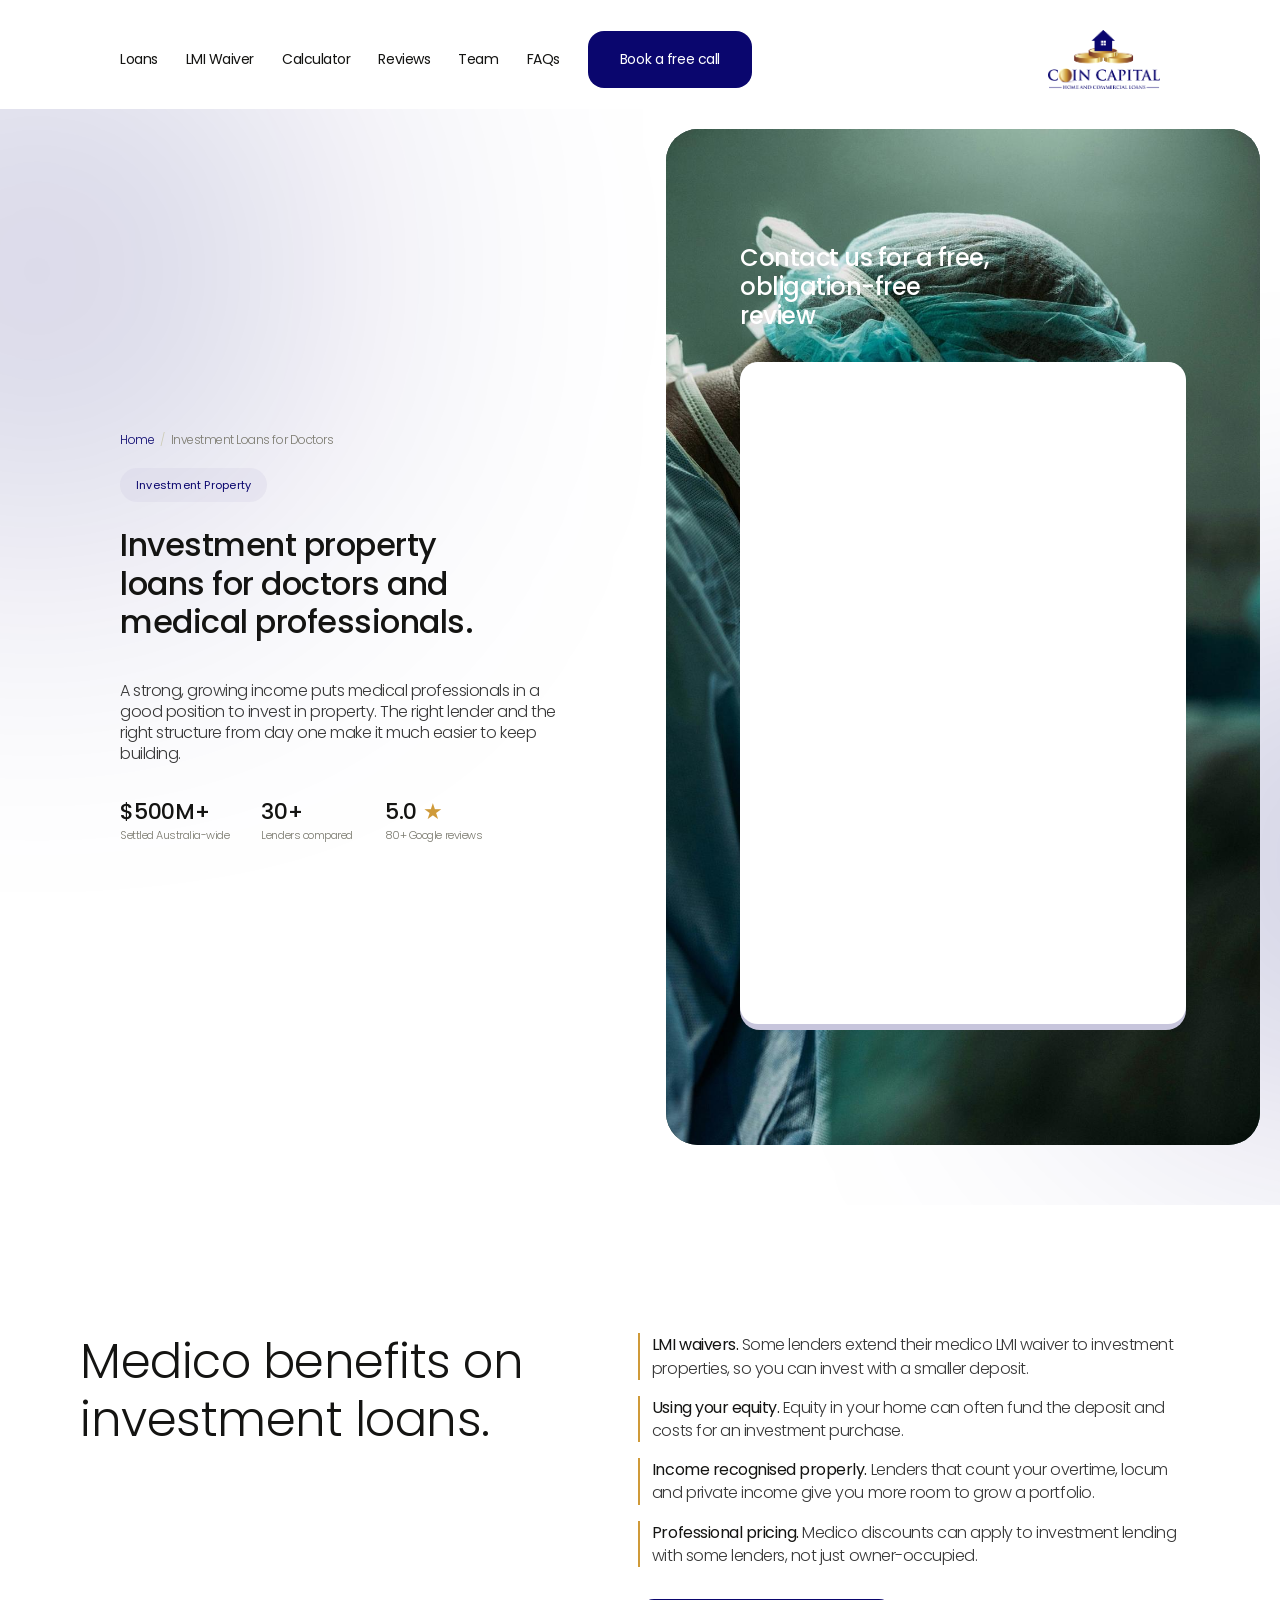
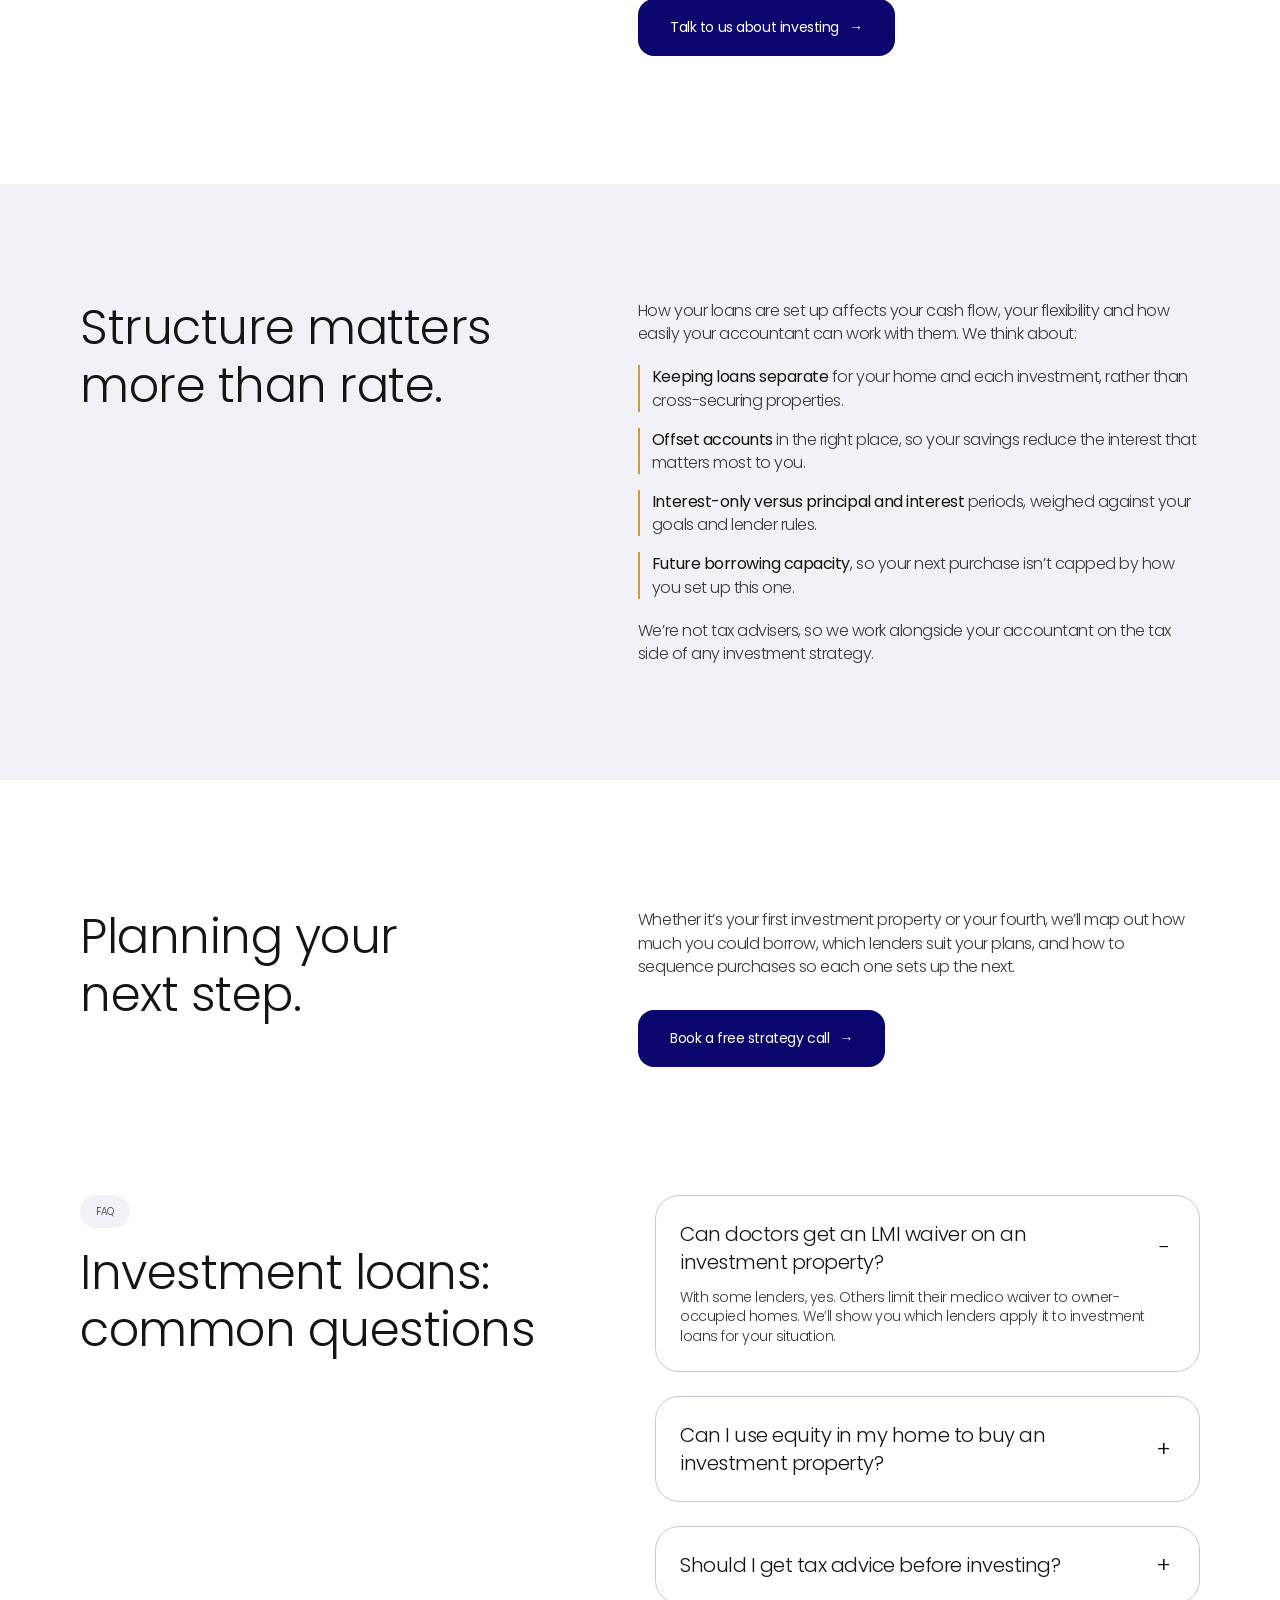
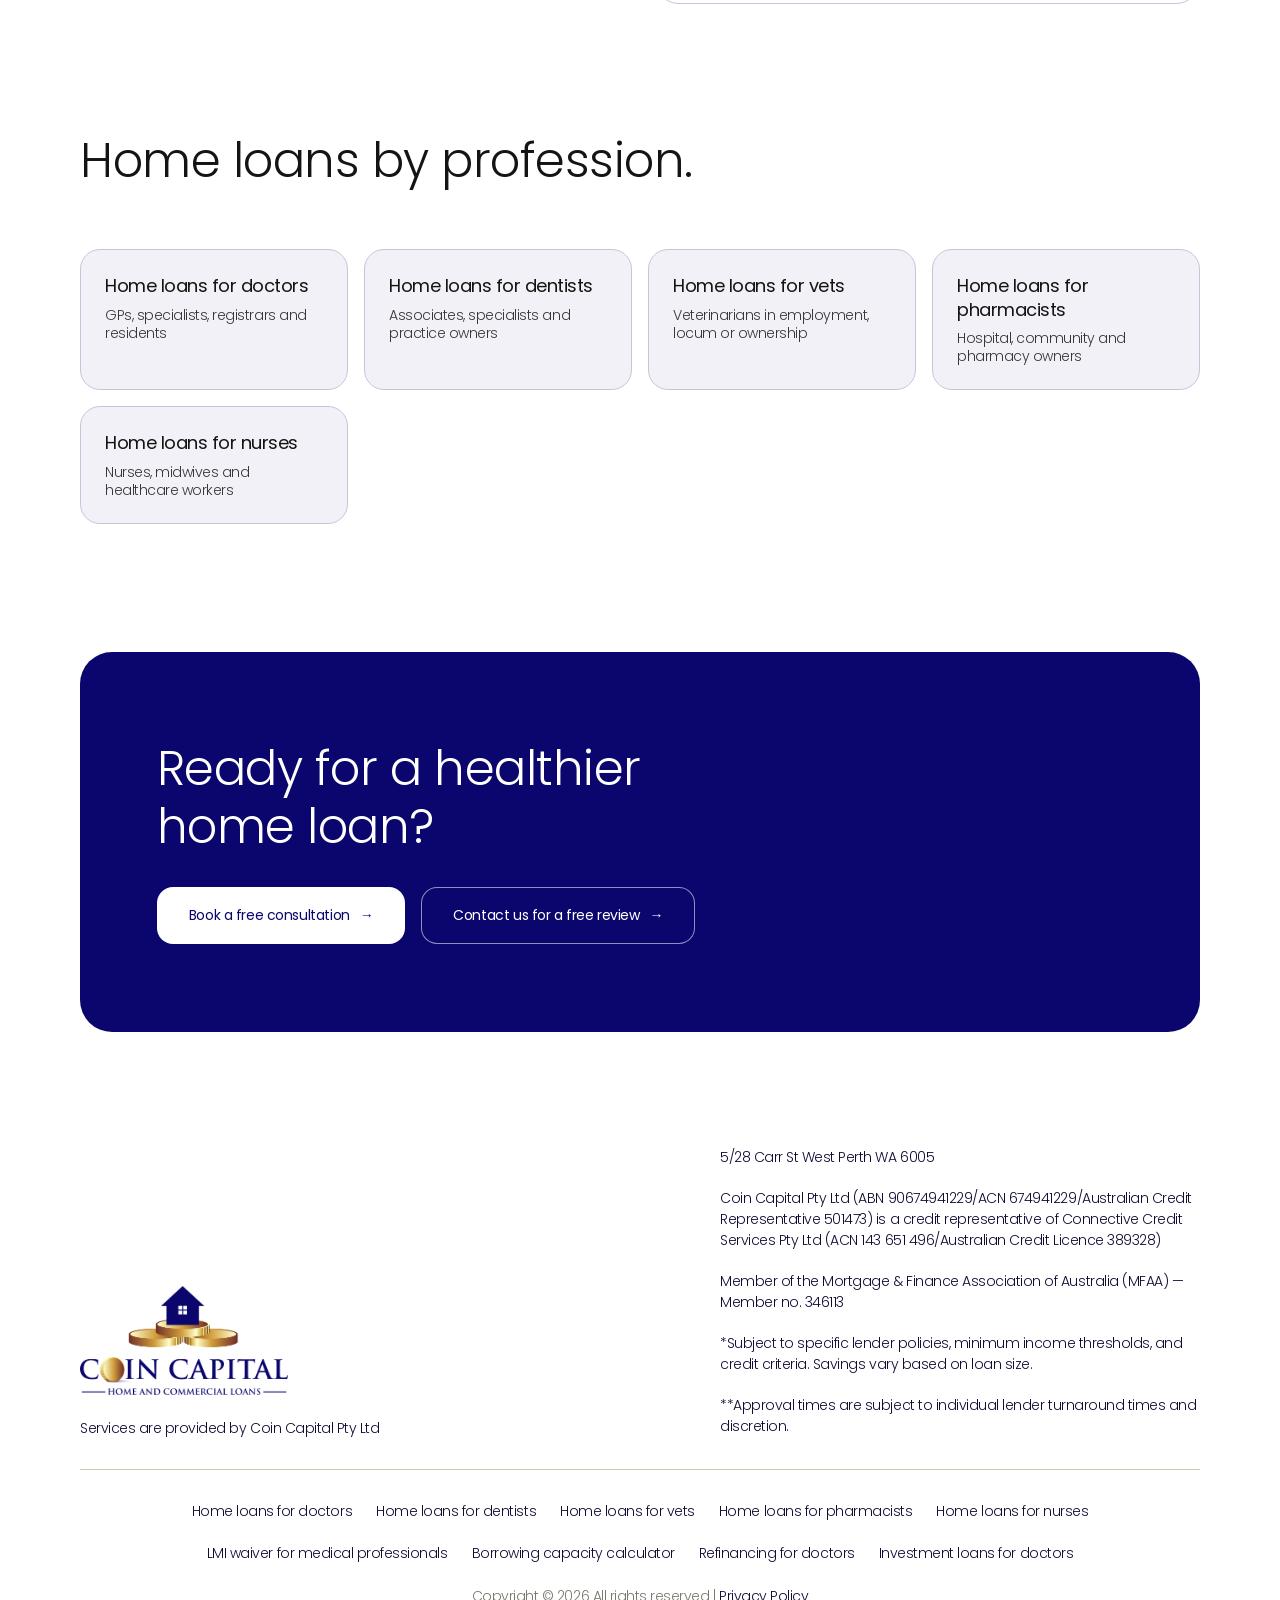
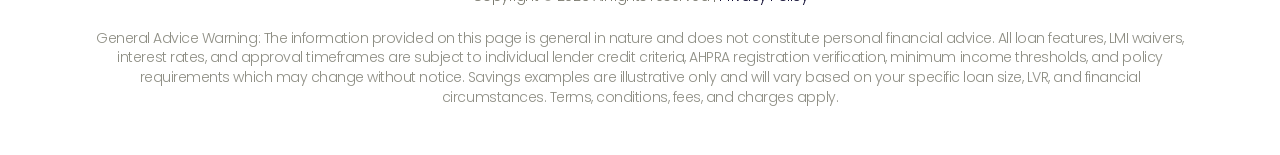
<file: investment-loans-for-doctors.html>
<!doctype html>
<html lang="en-AU">
<head>
<meta charset="utf-8">
<meta name="viewport" content="width=device-width,initial-scale=1,viewport-fit=cover">
<!-- Google tag (gtag.js) -->
<script async src="https://www.googletagmanager.com/gtag/js?id=AW-18481558629"></script>
<script>
  window.dataLayer = window.dataLayer || [];
  function gtag(){dataLayer.push(arguments);}
  gtag('js', new Date());
  gtag('config', 'AW-18481558629');
</script>
<!-- Meta Pixel Code -->
<script>
!function(f,b,e,v,n,t,s)
{if(f.fbq)return;n=f.fbq=function(){n.callMethod?
n.callMethod.apply(n,arguments):n.queue.push(arguments)};
if(!f._fbq)f._fbq=n;n.push=n;n.loaded=!0;n.version='2.0';
n.queue=[];t=b.createElement(e);t.async=!0;
t.src=v;s=b.getElementsByTagName(e)[0];
s.parentNode.insertBefore(t,s)}(window, document,'script',
'https://connect.facebook.net/en_US/fbevents.js');
fbq('init', '2592938234453270');
fbq('track', 'PageView');
</script>
<!-- End Meta Pixel Code -->
<title>Investment Property Loans for Doctors | Medical Home Loans</title>
<meta name="description" content="Investment property loans for doctors and medical professionals. Find lenders that extend medico benefits to investment, and structure your loans to grow a portfolio.">
<link rel="canonical" href="https://medicalhomeloans.au/investment-loans-for-doctors">
<meta property="og:type" content="website">
<meta property="og:site_name" content="Medical Home Loans Australia">
<meta property="og:locale" content="en_AU">
<meta property="og:title" content="Investment Property Loans for Doctors | Medical Home Loans">
<meta property="og:description" content="Investment property loans for doctors and medical professionals. Find lenders that extend medico benefits to investment, and structure your loans to grow a portfolio.">
<meta property="og:url" content="https://medicalhomeloans.au/investment-loans-for-doctors">
<meta property="og:image" content="https://medicalhomeloans.au/assets/og-image.jpg">
<meta property="og:image:width" content="1200">
<meta property="og:image:height" content="630">
<meta name="twitter:card" content="summary_large_image">
<link rel="icon" href="/assets/icon-key.svg" type="image/svg+xml">
<link rel="preconnect" href="https://fonts.googleapis.com">
<link rel="preconnect" href="https://fonts.gstatic.com" crossorigin>
<link rel="stylesheet" href="https://fonts.googleapis.com/css2?family=Poppins:ital,wght@0,300;0,400;0,500;0,600;1,300&display=swap">
<link rel="stylesheet" href="/assets/site.css">
<script type="application/ld+json">
{
 "@context": "https://schema.org",
 "@graph": [
  {
   "@type": "FinancialService",
   "@id": "https://medicalhomeloans.au/#business",
   "name": "Medical Home Loans Australia by Coin Capital",
   "url": "https://medicalhomeloans.au/",
   "logo": "https://medicalhomeloans.au/assets/logo-coin-capital.png",
   "image": "https://medicalhomeloans.au/assets/og-image.jpg",
   "email": "ronil@coincapital.com.au",
   "address": {
    "@type": "PostalAddress",
    "streetAddress": "5/28 Carr St",
    "addressLocality": "West Perth",
    "addressRegion": "WA",
    "postalCode": "6005",
    "addressCountry": "AU"
   },
   "areaServed": {
    "@type": "Country",
    "name": "Australia"
   },
   "founder": {
    "@type": "Person",
    "name": "Ronil Shah",
    "jobTitle": "Director"
   }
  },
  {
   "@type": "BreadcrumbList",
   "itemListElement": [
    {
     "@type": "ListItem",
     "position": 1,
     "name": "Home",
     "item": "https://medicalhomeloans.au/"
    },
    {
     "@type": "ListItem",
     "position": 2,
     "name": "Investment Loans for Doctors",
     "item": "https://medicalhomeloans.au/investment-loans-for-doctors"
    }
   ]
  },
  {
   "@type": "FAQPage",
   "mainEntity": [
    {
     "@type": "Question",
     "name": "Can doctors get an LMI waiver on an investment property?",
     "acceptedAnswer": {
      "@type": "Answer",
      "text": "With some lenders, yes. Others limit their medico waiver to owner-occupied homes. We’ll show you which lenders apply it to investment loans for your situation."
     }
    },
    {
     "@type": "Question",
     "name": "Can I use equity in my home to buy an investment property?",
     "acceptedAnswer": {
      "@type": "Answer",
      "text": "Often, yes. Many investors use a separate loan secured against their home’s equity to fund the deposit and costs, keeping each loan distinct."
     }
    },
    {
     "@type": "Question",
     "name": "Should I get tax advice before investing?",
     "acceptedAnswer": {
      "@type": "Answer",
      "text": "Yes. We handle the lending, and we recommend speaking with your accountant about tax, ownership structure and negative gearing before you buy."
     }
    }
   ]
  },
  {
   "@type": "Service",
   "name": "Investment Loans for Doctors",
   "serviceType": "Mortgage broking",
   "provider": {
    "@id": "https://medicalhomeloans.au/#business"
   },
   "areaServed": {
    "@type": "Country",
    "name": "Australia"
   },
   "audience": {
    "@type": "Audience",
    "audienceType": "Doctors and medical professionals"
   },
   "url": "https://medicalhomeloans.au/investment-loans-for-doctors"
  }
 ]
}
</script>
</head>
<body>
<noscript><img height="1" width="1" style="display:none"
src="https://www.facebook.com/tr?id=2592938234453270&amp;ev=PageView&amp;noscript=1"
alt="" /></noscript>

<header class="site-header">
  <nav class="nav" aria-label="Primary">
    <button class="nav-toggle" id="nav-toggle" type="button" aria-expanded="false" aria-controls="nav-links" aria-label="Menu"><span></span></button>
    <div class="nav-links" id="nav-links">
      <a href="/#solutions">Loans</a>
      <a href="/lmi-waiver">LMI Waiver</a>
      <a href="/borrowing-capacity-calculator">Calculator</a>
      <a href="/#testimonials">Reviews</a>
      <a href="/#founder">Team</a>
      <a href="/#faq">FAQs</a>
      <a class="btn" href="/#book">Book a free call</a>
    </div>
    <a class="nav-logo" href="/" aria-label="Coin Capital — Medical Home Loans Australia, home">
      <img src="/assets/logo-coin-capital.png" width="988" height="518" alt="Coin Capital Home and Commercial Loans">
    </a>
  </nav>
</header>

<main>
  <section class="hero" id="hero">
    <div class="hero-grid">
      <div class="hero-copy">
        <nav class="crumbs" aria-label="Breadcrumb"><ol><li><a href="/">Home</a></li><li aria-current="page">Investment Loans for Doctors</li></ol></nav>
        <span class="pill eyebrow">Investment Property</span>
        <h1>Investment property loans for doctors and medical professionals.</h1>
        <p class="hero-lede">A strong, growing income puts medical professionals in a good position to invest in property. The right lender and the right structure from day one make it much easier to keep building.</p>
        <ul class="hero-trust">
          <li><span class="figure">$500M+</span><span class="label">Settled Australia-wide</span></li>
          <li><span class="figure">30+</span><span class="label">Lenders compared</span></li>
          <li><span class="figure">5.0 <span class="star" aria-hidden="true">★</span></span><span class="label">80+ Google reviews</span></li>
        </ul>
      </div>

      <div class="hero-panel" id="contact">
        <img class="bg" src="/assets/hero-surgeon.jpg" alt="" width="1200" height="1800">
        <h2>Contact us for a free, obligation-free review</h2>
        <div class="form-shell">
          <!-- LeadConnector (GoHighLevel) inline form. Submissions go to GHL, NOT /api/lead.
               The form's On Submit action in GHL must redirect to /thank-you, otherwise the
               Meta Lead event and the Google Ads conversion on that page never fire. -->
          <iframe
            src="https://api.leadconnectorhq.com/widget/form/7I3f8wnkZmjK8acC4hnJ"
            class="ghl-embed"
            id="inline-7I3f8wnkZmjK8acC4hnJ"
            data-layout="{'id':'INLINE'}"
            data-trigger-type="alwaysShow"
            data-trigger-value=""
            data-activation-type="alwaysActivated"
            data-activation-value=""
            data-deactivation-type="neverDeactivate"
            data-deactivation-value=""
            data-form-name="Form 1"
            data-height="662"
            data-layout-iframe-id="inline-7I3f8wnkZmjK8acC4hnJ"
            data-form-id="7I3f8wnkZmjK8acC4hnJ"
            data-cookie-consent="true"
            data-cookie-consent-provider="auto"
            title="Enquiry form">
          </iframe>
        </div>
      </div>
    </div>
  </section>

  <section class="page-section" id="benefits" aria-labelledby="benefits-h">
    <div class="wrap two-col">
      <div class="col-head">
        <h2 class="h2" id="benefits-h">Medico benefits on investment loans.</h2>
      </div>
      <div class="prose">
        <ul class="gold-list">
          <li><strong>LMI waivers.</strong> Some lenders extend their medico LMI waiver to investment properties, so you can invest with a smaller deposit.</li>
          <li><strong>Using your equity.</strong> Equity in your home can often fund the deposit and costs for an investment purchase.</li>
          <li><strong>Income recognised properly.</strong> Lenders that count your overtime, locum and private income give you more room to grow a portfolio.</li>
          <li><strong>Professional pricing.</strong> Medico discounts can apply to investment lending with some lenders, not just owner-occupied.</li>
        </ul>
        <a class="btn arrow" href="#contact">Talk to us about investing</a>
      </div>
    </div>
  </section>

  <section class="band" id="structure" aria-labelledby="structure-h">
    <div class="wrap two-col">
      <div class="col-head">
        <h2 class="h2" id="structure-h">Structure matters more than rate.</h2>
      </div>
      <div class="prose">
        <p>How your loans are set up affects your cash flow, your flexibility and how easily your accountant can work with them. We think about:</p>
        <ul class="gold-list">
          <li><strong>Keeping loans separate</strong> for your home and each investment, rather than cross-securing properties.</li>
          <li><strong>Offset accounts</strong> in the right place, so your savings reduce the interest that matters most to you.</li>
          <li><strong>Interest-only versus principal and interest</strong> periods, weighed against your goals and lender rules.</li>
          <li><strong>Future borrowing capacity</strong>, so your next purchase isn’t capped by how you set up this one.</li>
        </ul>
        <p>We’re not tax advisers, so we work alongside your accountant on the tax side of any investment strategy.</p>
      </div>
    </div>
  </section>

  <section class="page-section" id="how" aria-labelledby="how-h">
    <div class="wrap two-col">
      <div class="col-head">
        <h2 class="h2" id="how-h">Planning your next step.</h2>
      </div>
      <div class="prose">
        <p>Whether it’s your first investment property or your fourth, we’ll map out how much you could borrow, which lenders suit your plans, and how to sequence purchases so each one sets up the next.</p>
        <a class="btn arrow" href="/#book">Book a free strategy call</a>
      </div>
    </div>
  </section>

  <section class="faq" id="faq" aria-labelledby="faq-h">
    <div class="wrap faq-grid">
      <div class="faq-head">
        <span class="pill">FAQ</span>
        <h2 class="h2" id="faq-h">Investment loans: common questions</h2>
      </div>
      <div class="faq-list">
        <details name="faq" open>
          <summary>Can doctors get an LMI waiver on an investment property?</summary>
          <p>With some lenders, yes. Others limit their medico waiver to owner-occupied homes. We’ll show you which lenders apply it to investment loans for your situation.</p>
        </details>
        <details name="faq">
          <summary>Can I use equity in my home to buy an investment property?</summary>
          <p>Often, yes. Many investors use a separate loan secured against their home’s equity to fund the deposit and costs, keeping each loan distinct.</p>
        </details>
        <details name="faq">
          <summary>Should I get tax advice before investing?</summary>
          <p>Yes. We handle the lending, and we recommend speaking with your accountant about tax, ownership structure and negative gearing before you buy.</p>
        </details>
      </div>
    </div>
  </section>

  <section class="related" aria-labelledby="related-h">
    <div class="wrap stack">
      <h2 class="h2 narrow" id="related-h">Home loans by profession.</h2>
      <nav class="related-grid" aria-label="Other professions">
        <a href="/home-loans-for-doctors"><strong>Home loans for doctors</strong><span>GPs, specialists, registrars and residents</span></a>
        <a href="/home-loans-for-dentists"><strong>Home loans for dentists</strong><span>Associates, specialists and practice owners</span></a>
        <a href="/home-loans-for-vets"><strong>Home loans for vets</strong><span>Veterinarians in employment, locum or ownership</span></a>
        <a href="/home-loans-for-pharmacists"><strong>Home loans for pharmacists</strong><span>Hospital, community and pharmacy owners</span></a>
        <a href="/home-loans-for-nurses"><strong>Home loans for nurses</strong><span>Nurses, midwives and healthcare workers</span></a>
      </nav>
    </div>
  </section>

  <section class="closing" aria-labelledby="closing-h">
    <div class="wrap">
      <div class="closing-panel">
        <h2 class="h2" id="closing-h">Ready for a healthier home loan?</h2>
        <div class="closing-actions">
          <a class="btn light arrow" href="/#book">Book a free consultation</a>
          <a class="btn ghost arrow" href="#contact">Contact us for a free review</a>
        </div>
      </div>
    </div>
  </section>
</main>

<footer class="site-footer">
  <div class="wrap">
    <div class="footer-top">
      <div class="footer-brand">
        <img src="/assets/logo-coin-capital.png" width="988" height="518" alt="Coin Capital Home and Commercial Loans">
        <p>Services are provided by Coin Capital Pty Ltd</p>
      </div>
      <div class="footer-legal">
        <p>5/28 Carr St West Perth WA 6005</p>
        <p>Coin Capital Pty Ltd (ABN 90674941229/ACN 674941229/Australian Credit Representative 501473) is a credit representative of Connective Credit Services Pty Ltd (ACN 143 651 496/Australian Credit Licence 389328)</p>
        <p>Member of the Mortgage &amp; Finance Association of Australia (MFAA) — Member no. 346113</p>
        <p>*Subject to specific lender policies, minimum income thresholds, and credit criteria. Savings vary based on loan size.</p>
        <p>**Approval times are subject to individual lender turnaround times and discretion.</p>
      </div>
    </div>
    <div class="footer-bottom">
      <nav class="footer-links" aria-label="Home loans by profession">
        <a href="/home-loans-for-doctors">Home loans for doctors</a>
        <a href="/home-loans-for-dentists">Home loans for dentists</a>
        <a href="/home-loans-for-vets">Home loans for vets</a>
        <a href="/home-loans-for-pharmacists">Home loans for pharmacists</a>
        <a href="/home-loans-for-nurses">Home loans for nurses</a>
      </nav>
      <nav class="footer-links" aria-label="Loans and tools">
        <a href="/lmi-waiver">LMI waiver for medical professionals</a>
        <a href="/borrowing-capacity-calculator">Borrowing capacity calculator</a>
        <a href="/refinancing-for-doctors">Refinancing for doctors</a>
        <a href="/investment-loans-for-doctors">Investment loans for doctors</a>
      </nav>
      <p>Copyright © 2026 All rights reserved | <a href="/privacy-policy">Privacy Policy</a></p>
      <p class="gaw">General Advice Warning: The information provided on this page is general in nature and does not constitute personal financial advice. All loan features, LMI waivers, interest rates, and approval timeframes are subject to individual lender credit criteria, AHPRA registration verification, minimum income thresholds, and policy requirements which may change without notice. Savings examples are illustrative only and will vary based on your specific loan size, LVR, and financial circumstances. Terms, conditions, fees, and charges apply.</p>
    </div>
  </div>
</footer>

<script src="/assets/site.js"></script>
<script
  src="https://link.msgsndr.com/js/external-tracking.js"
  data-tracking-id="tk_a39b2b5e9e1a40dfa797326a72789126">
</script>

<script src="https://link.msgsndr.com/js/form_embed.js"></script>

</body>
</html>
</file>
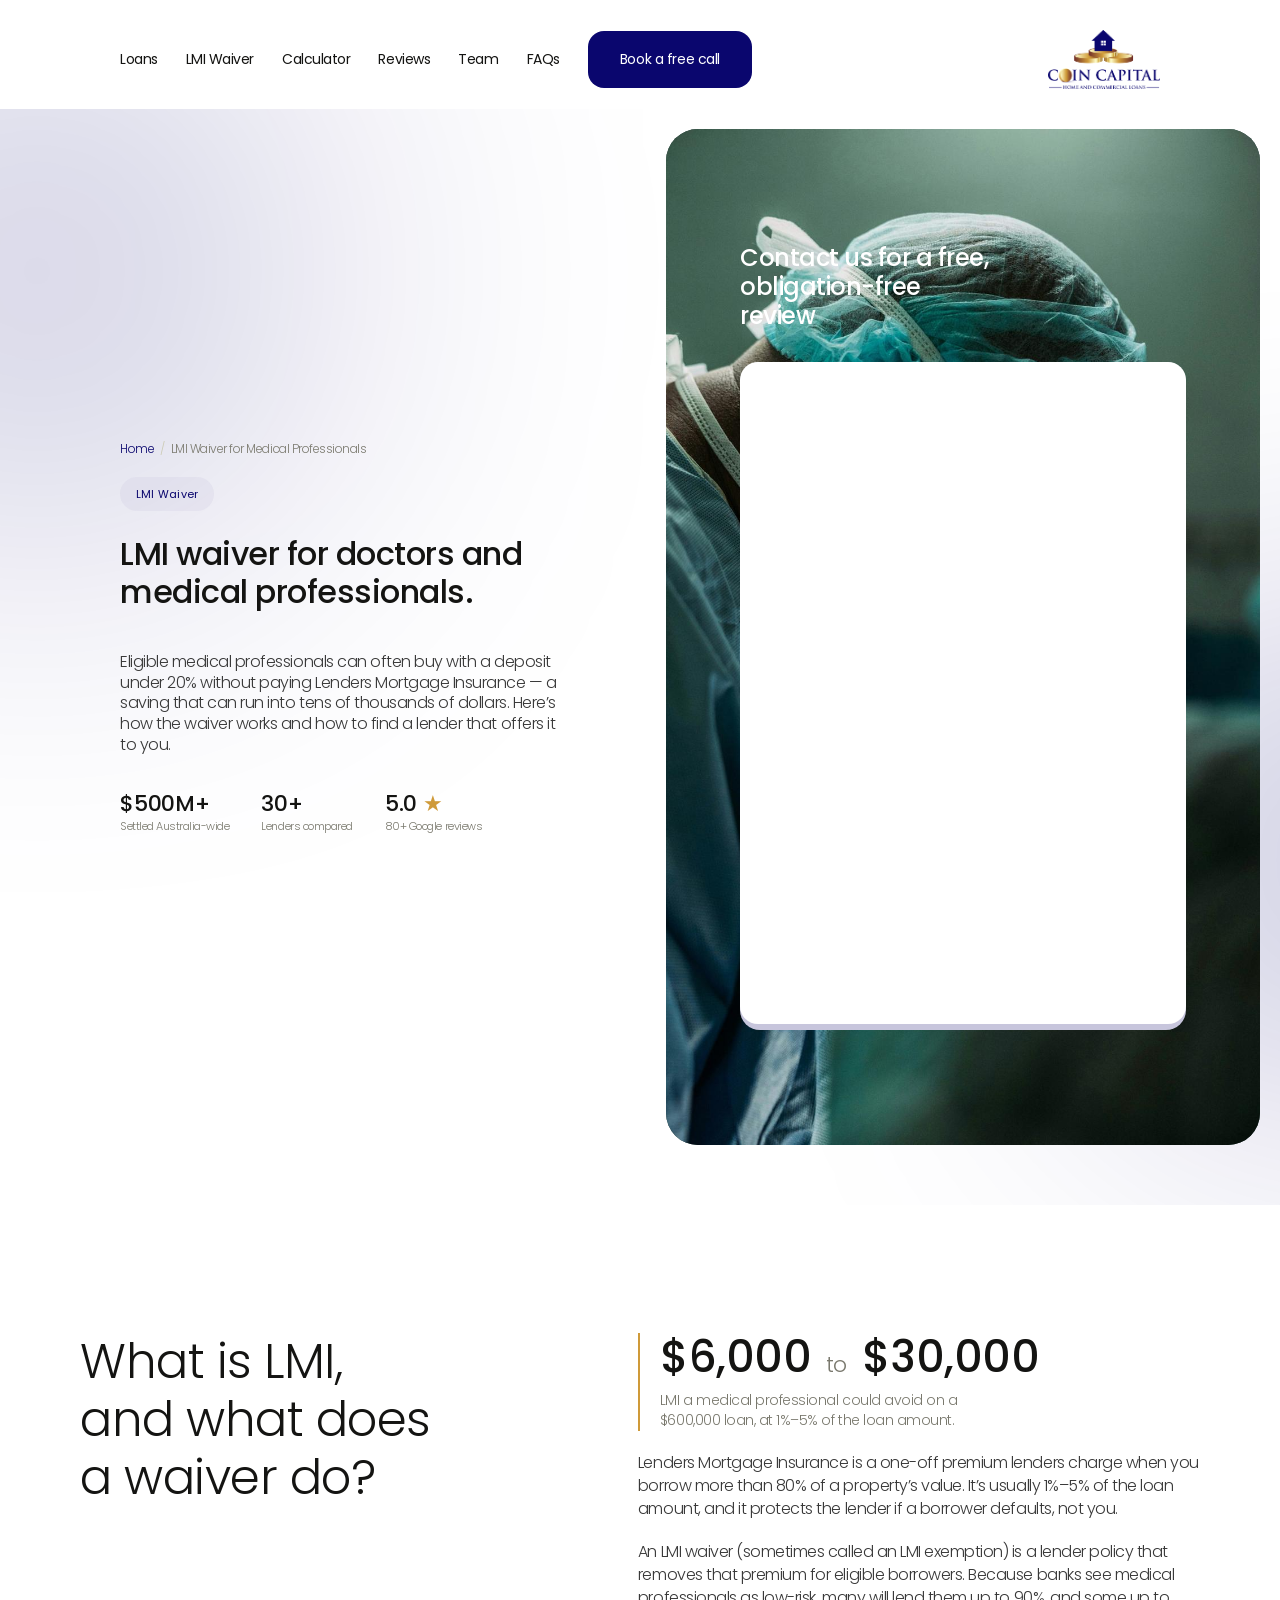
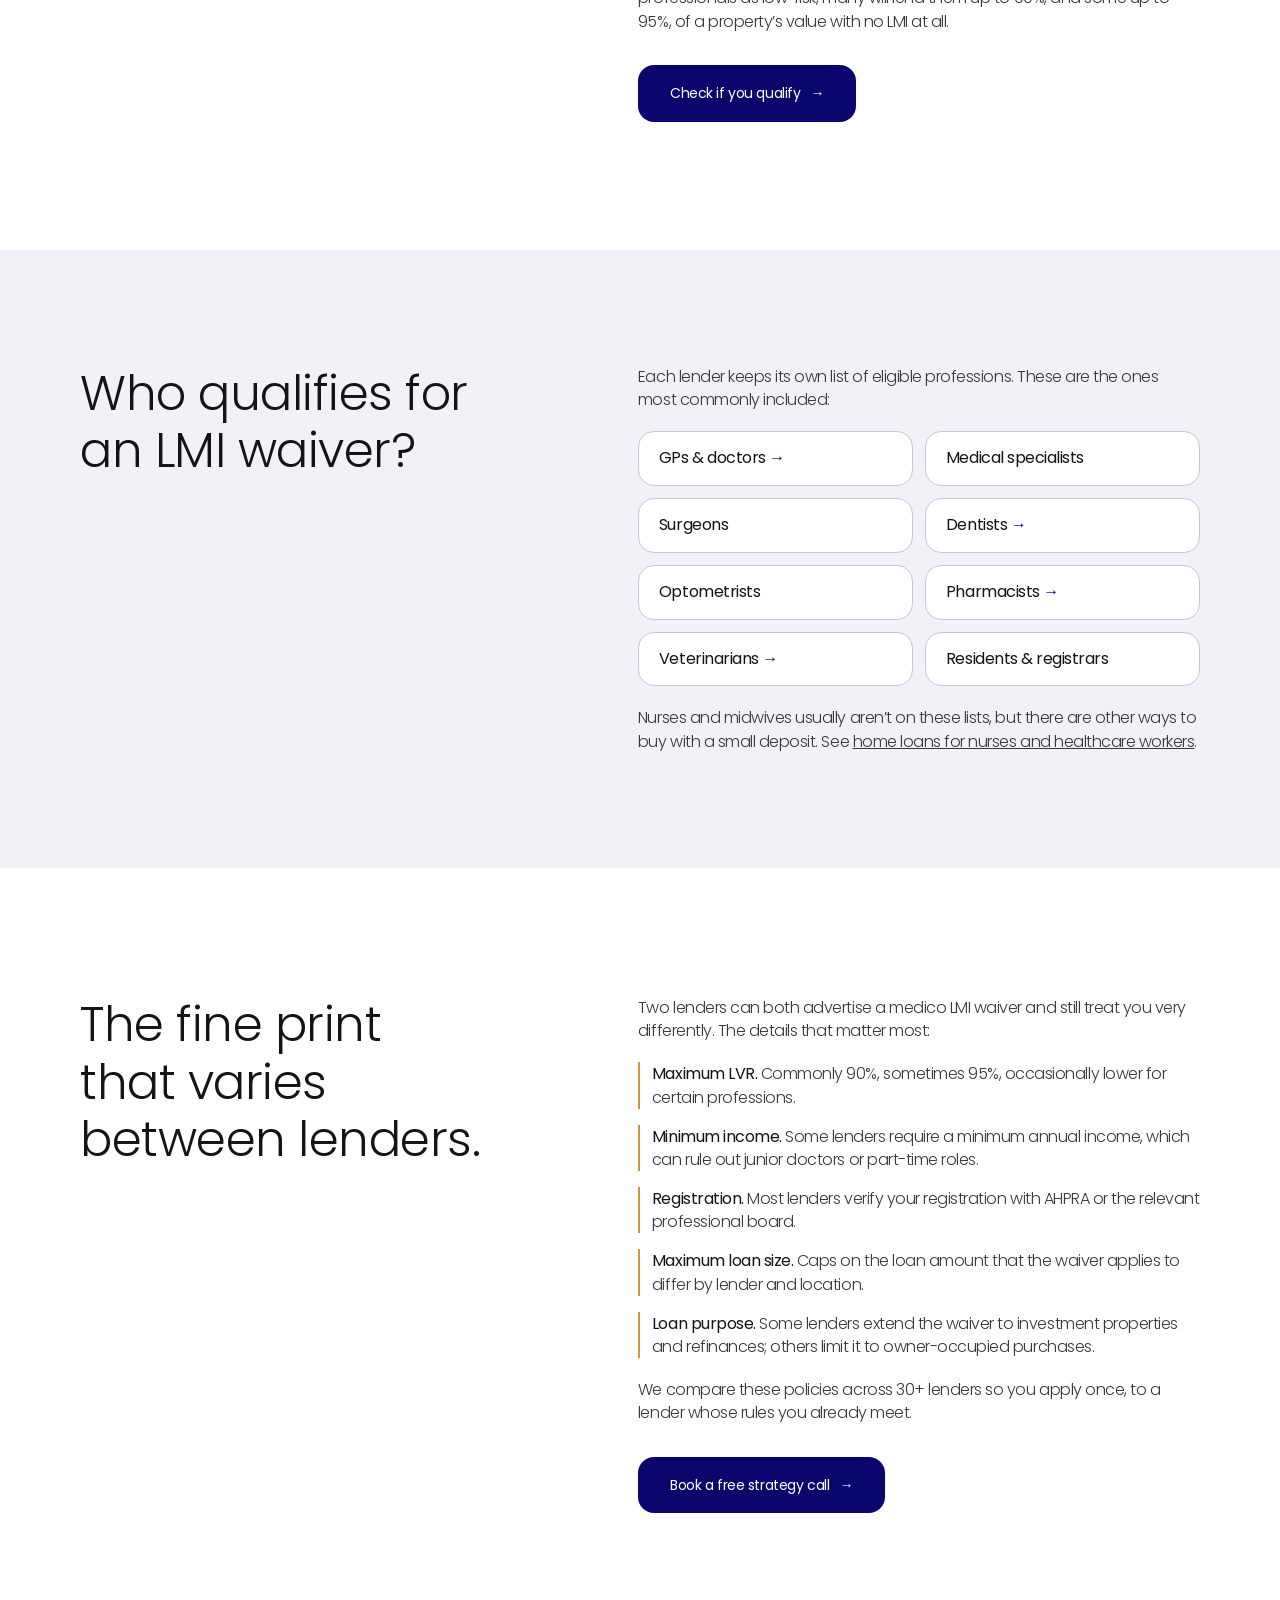
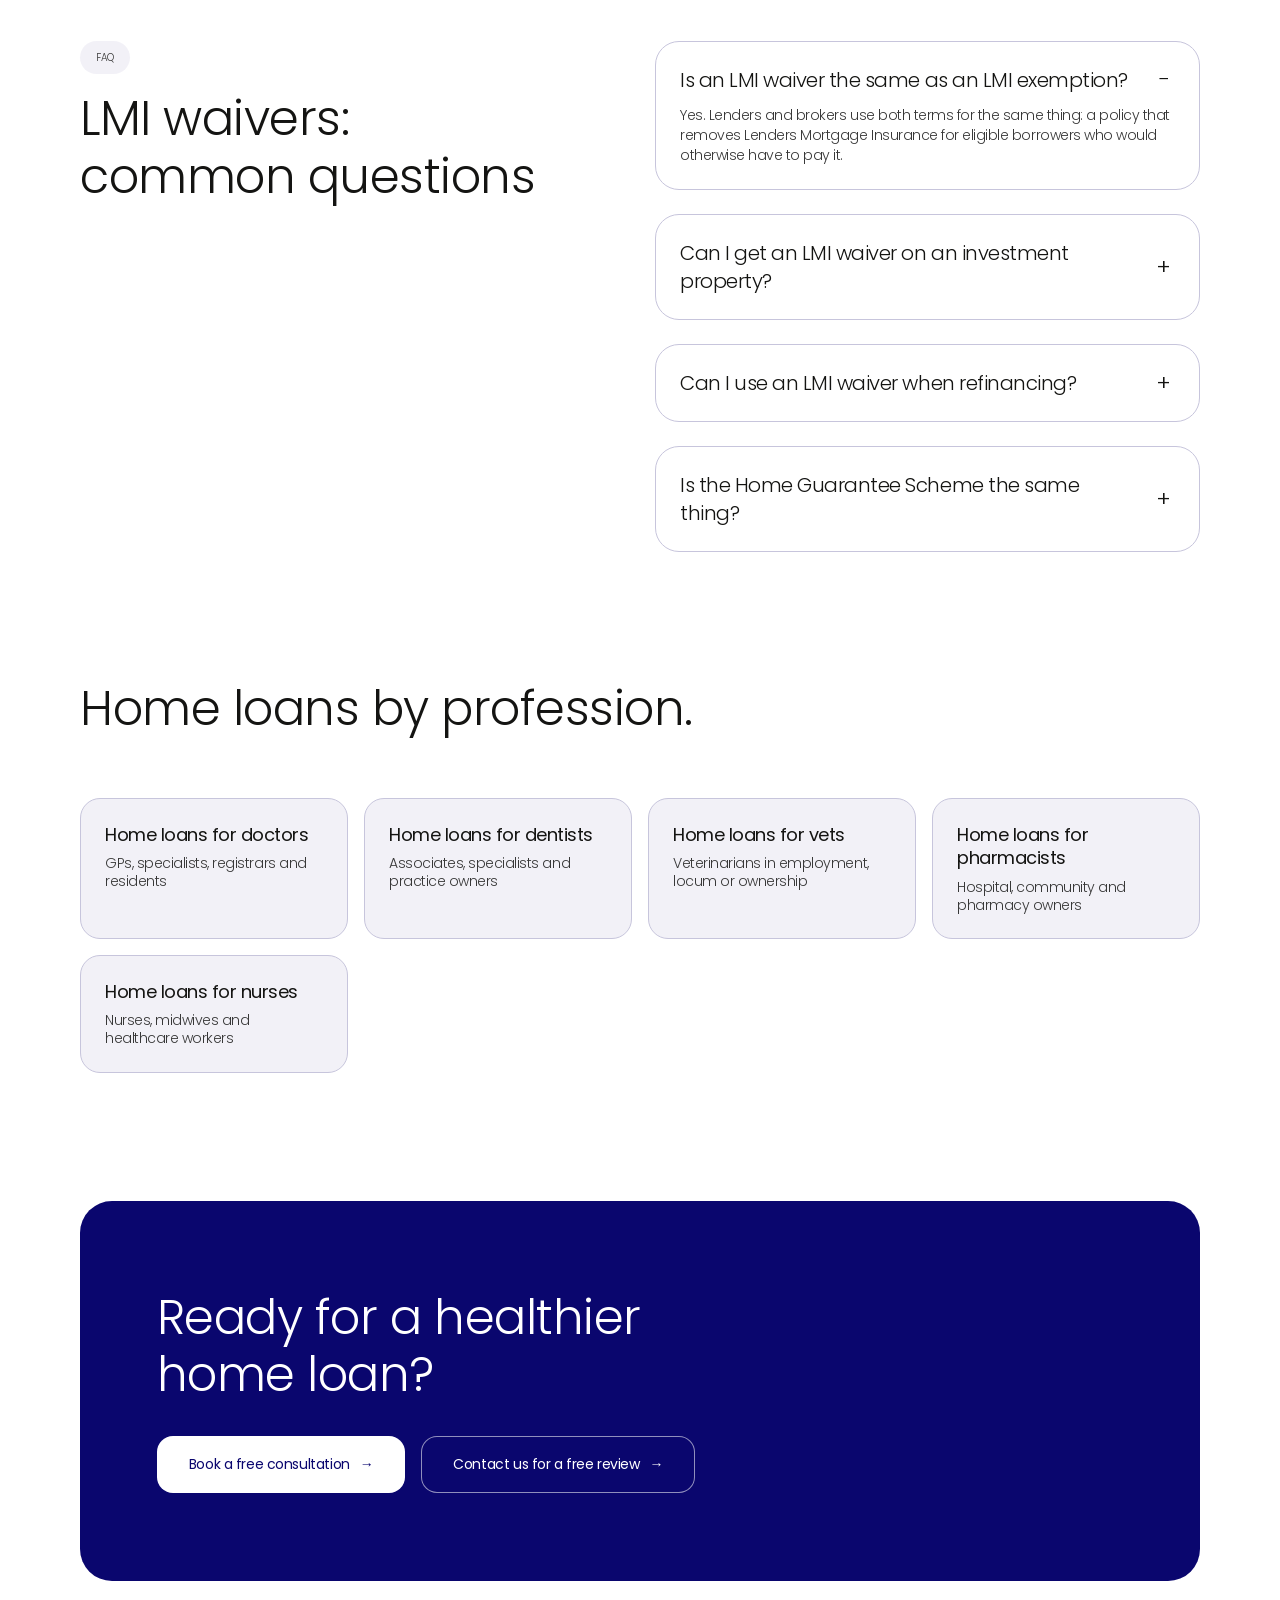
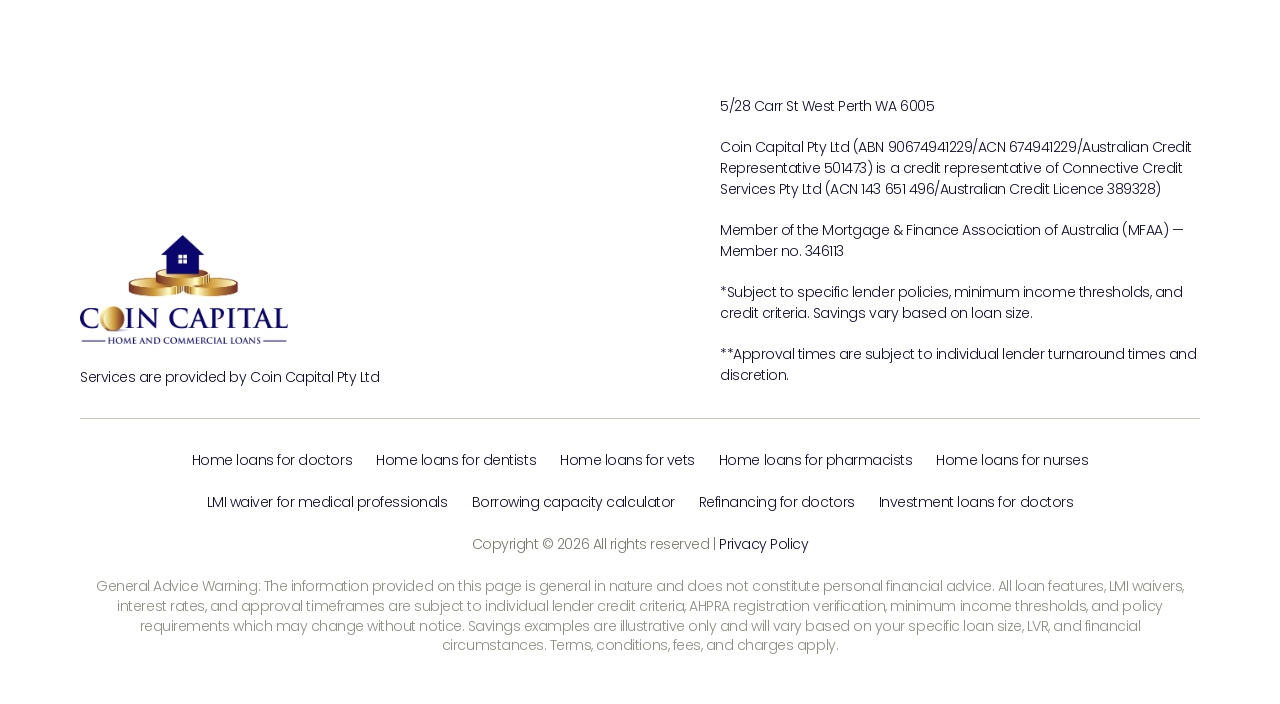
<file: lmi-waiver.html>
<!doctype html>
<html lang="en-AU">
<head>
<meta charset="utf-8">
<meta name="viewport" content="width=device-width,initial-scale=1,viewport-fit=cover">
<!-- Google tag (gtag.js) -->
<script async src="https://www.googletagmanager.com/gtag/js?id=AW-18481558629"></script>
<script>
  window.dataLayer = window.dataLayer || [];
  function gtag(){dataLayer.push(arguments);}
  gtag('js', new Date());
  gtag('config', 'AW-18481558629');
</script>
<!-- Meta Pixel Code -->
<script>
!function(f,b,e,v,n,t,s)
{if(f.fbq)return;n=f.fbq=function(){n.callMethod?
n.callMethod.apply(n,arguments):n.queue.push(arguments)};
if(!f._fbq)f._fbq=n;n.push=n;n.loaded=!0;n.version='2.0';
n.queue=[];t=b.createElement(e);t.async=!0;
t.src=v;s=b.getElementsByTagName(e)[0];
s.parentNode.insertBefore(t,s)}(window, document,'script',
'https://connect.facebook.net/en_US/fbevents.js');
fbq('init', '2592938234453270');
fbq('track', 'PageView');
</script>
<!-- End Meta Pixel Code -->
<title>LMI Waiver for Doctors &amp; Medical Professionals | Medical Home Loans</title>
<meta name="description" content="How the LMI waiver for doctors and medical professionals works, who qualifies, and how much it could save you. We compare 30+ lenders to find the waiver that fits.">
<link rel="canonical" href="https://medicalhomeloans.au/lmi-waiver">
<meta property="og:type" content="website">
<meta property="og:site_name" content="Medical Home Loans Australia">
<meta property="og:locale" content="en_AU">
<meta property="og:title" content="LMI Waiver for Doctors &amp; Medical Professionals | Medical Home Loans">
<meta property="og:description" content="How the LMI waiver for doctors and medical professionals works, who qualifies, and how much it could save you. We compare 30+ lenders to find the waiver that fits.">
<meta property="og:url" content="https://medicalhomeloans.au/lmi-waiver">
<meta property="og:image" content="https://medicalhomeloans.au/assets/og-image.jpg">
<meta property="og:image:width" content="1200">
<meta property="og:image:height" content="630">
<meta name="twitter:card" content="summary_large_image">
<link rel="icon" href="/assets/icon-key.svg" type="image/svg+xml">
<link rel="preconnect" href="https://fonts.googleapis.com">
<link rel="preconnect" href="https://fonts.gstatic.com" crossorigin>
<link rel="stylesheet" href="https://fonts.googleapis.com/css2?family=Poppins:ital,wght@0,300;0,400;0,500;0,600;1,300&display=swap">
<link rel="stylesheet" href="/assets/site.css">
<script type="application/ld+json">
{
 "@context": "https://schema.org",
 "@graph": [
  {
   "@type": "FinancialService",
   "@id": "https://medicalhomeloans.au/#business",
   "name": "Medical Home Loans Australia by Coin Capital",
   "url": "https://medicalhomeloans.au/",
   "logo": "https://medicalhomeloans.au/assets/logo-coin-capital.png",
   "image": "https://medicalhomeloans.au/assets/og-image.jpg",
   "email": "ronil@coincapital.com.au",
   "address": {
    "@type": "PostalAddress",
    "streetAddress": "5/28 Carr St",
    "addressLocality": "West Perth",
    "addressRegion": "WA",
    "postalCode": "6005",
    "addressCountry": "AU"
   },
   "areaServed": {
    "@type": "Country",
    "name": "Australia"
   },
   "founder": {
    "@type": "Person",
    "name": "Ronil Shah",
    "jobTitle": "Director"
   }
  },
  {
   "@type": "BreadcrumbList",
   "itemListElement": [
    {
     "@type": "ListItem",
     "position": 1,
     "name": "Home",
     "item": "https://medicalhomeloans.au/"
    },
    {
     "@type": "ListItem",
     "position": 2,
     "name": "LMI Waiver for Medical Professionals",
     "item": "https://medicalhomeloans.au/lmi-waiver"
    }
   ]
  },
  {
   "@type": "FAQPage",
   "mainEntity": [
    {
     "@type": "Question",
     "name": "Is an LMI waiver the same as an LMI exemption?",
     "acceptedAnswer": {
      "@type": "Answer",
      "text": "Yes. Lenders and brokers use both terms for the same thing: a policy that removes Lenders Mortgage Insurance for eligible borrowers who would otherwise have to pay it."
     }
    },
    {
     "@type": "Question",
     "name": "Can I get an LMI waiver on an investment property?",
     "acceptedAnswer": {
      "@type": "Answer",
      "text": "With some lenders, yes. Others limit the waiver to the home you live in. We’ll check which lenders apply it to investment loans for your profession."
     }
    },
    {
     "@type": "Question",
     "name": "Can I use an LMI waiver when refinancing?",
     "acceptedAnswer": {
      "@type": "Answer",
      "text": "Often, yes. If you’re borrowing more than 80% of your property’s value, switching to a lender with a medico waiver can avoid a new LMI premium. LMI you’ve already paid generally isn’t refunded."
     }
    },
    {
     "@type": "Question",
     "name": "Is the Home Guarantee Scheme the same thing?",
     "acceptedAnswer": {
      "@type": "Answer",
      "text": "No. The Home Guarantee Scheme is an Australian Government program for eligible first home buyers, with property price caps. A medico LMI waiver is a lender policy based on your profession. Some buyers are eligible for both, and we’ll help you compare them."
     }
    }
   ]
  },
  {
   "@type": "Service",
   "name": "LMI Waiver for Medical Professionals",
   "serviceType": "Mortgage broking",
   "provider": {
    "@id": "https://medicalhomeloans.au/#business"
   },
   "areaServed": {
    "@type": "Country",
    "name": "Australia"
   },
   "audience": {
    "@type": "Audience",
    "audienceType": "Doctors and medical professionals"
   },
   "url": "https://medicalhomeloans.au/lmi-waiver"
  }
 ]
}
</script>
</head>
<body>
<noscript><img height="1" width="1" style="display:none"
src="https://www.facebook.com/tr?id=2592938234453270&amp;ev=PageView&amp;noscript=1"
alt="" /></noscript>

<header class="site-header">
  <nav class="nav" aria-label="Primary">
    <button class="nav-toggle" id="nav-toggle" type="button" aria-expanded="false" aria-controls="nav-links" aria-label="Menu"><span></span></button>
    <div class="nav-links" id="nav-links">
      <a href="/#solutions">Loans</a>
      <a href="/lmi-waiver">LMI Waiver</a>
      <a href="/borrowing-capacity-calculator">Calculator</a>
      <a href="/#testimonials">Reviews</a>
      <a href="/#founder">Team</a>
      <a href="/#faq">FAQs</a>
      <a class="btn" href="/#book">Book a free call</a>
    </div>
    <a class="nav-logo" href="/" aria-label="Coin Capital — Medical Home Loans Australia, home">
      <img src="/assets/logo-coin-capital.png" width="988" height="518" alt="Coin Capital Home and Commercial Loans">
    </a>
  </nav>
</header>

<main>
  <section class="hero" id="hero">
    <div class="hero-grid">
      <div class="hero-copy">
        <nav class="crumbs" aria-label="Breadcrumb"><ol><li><a href="/">Home</a></li><li aria-current="page">LMI Waiver for Medical Professionals</li></ol></nav>
        <span class="pill eyebrow">LMI Waiver</span>
        <h1>LMI waiver for doctors and medical professionals.</h1>
        <p class="hero-lede">Eligible medical professionals can often buy with a deposit under 20% without paying Lenders Mortgage Insurance — a saving that can run into tens of thousands of dollars. Here’s how the waiver works and how to find a lender that offers it to you.</p>
        <ul class="hero-trust">
          <li><span class="figure">$500M+</span><span class="label">Settled Australia-wide</span></li>
          <li><span class="figure">30+</span><span class="label">Lenders compared</span></li>
          <li><span class="figure">5.0 <span class="star" aria-hidden="true">★</span></span><span class="label">80+ Google reviews</span></li>
        </ul>
      </div>

      <div class="hero-panel" id="contact">
        <img class="bg" src="/assets/hero-surgeon.jpg" alt="" width="1200" height="1800">
        <h2>Contact us for a free, obligation-free review</h2>
        <div class="form-shell">
          <!-- LeadConnector (GoHighLevel) inline form. Submissions go to GHL, NOT /api/lead.
               The form's On Submit action in GHL must redirect to /thank-you, otherwise the
               Meta Lead event and the Google Ads conversion on that page never fire. -->
          <iframe
            src="https://api.leadconnectorhq.com/widget/form/7I3f8wnkZmjK8acC4hnJ"
            class="ghl-embed"
            id="inline-7I3f8wnkZmjK8acC4hnJ"
            data-layout="{'id':'INLINE'}"
            data-trigger-type="alwaysShow"
            data-trigger-value=""
            data-activation-type="alwaysActivated"
            data-activation-value=""
            data-deactivation-type="neverDeactivate"
            data-deactivation-value=""
            data-form-name="Form 1"
            data-height="662"
            data-layout-iframe-id="inline-7I3f8wnkZmjK8acC4hnJ"
            data-form-id="7I3f8wnkZmjK8acC4hnJ"
            data-cookie-consent="true"
            data-cookie-consent-provider="auto"
            title="Enquiry form">
          </iframe>
        </div>
      </div>
    </div>
  </section>

  <section class="page-section" id="what" aria-labelledby="what-h">
    <div class="wrap two-col">
      <div class="col-head">
        <h2 class="h2" id="what-h">What is LMI, and what does a waiver do?</h2>
      </div>
      <div class="prose">
        <figure class="saving">
          <p class="saving-figure">$6,000 <span>to</span> $30,000</p>
          <figcaption>LMI a medical professional could avoid on a $600,000 loan, at 1%–5% of the loan amount.</figcaption>
        </figure>
        <p>Lenders Mortgage Insurance is a one-off premium lenders charge when you borrow more than 80% of a property’s value. It’s usually 1%–5% of the loan amount, and it protects the lender if a borrower defaults, not you.</p>
        <p>An LMI waiver (sometimes called an LMI exemption) is a lender policy that removes that premium for eligible borrowers. Because banks see medical professionals as low-risk, many will lend them up to 90%, and some up to 95%, of a property’s value with no LMI at all.</p>
        <a class="btn arrow" href="#contact">Check if you qualify</a>
      </div>
    </div>
  </section>

  <section class="band" id="who" aria-labelledby="who-h">
    <div class="wrap two-col">
      <div class="col-head">
        <h2 class="h2" id="who-h">Who qualifies for an LMI waiver?</h2>
      </div>
      <div class="prose">
        <p>Each lender keeps its own list of eligible professions. These are the ones most commonly included:</p>
        <ul class="profession-grid">
          <li><a href="/home-loans-for-doctors">GPs &amp; doctors</a></li>
          <li>Medical specialists</li>
          <li>Surgeons</li>
          <li><a href="/home-loans-for-dentists">Dentists</a></li>
          <li>Optometrists</li>
          <li><a href="/home-loans-for-pharmacists">Pharmacists</a></li>
          <li><a href="/home-loans-for-vets">Veterinarians</a></li>
          <li>Residents &amp; registrars</li>
        </ul>
        <p>Nurses and midwives usually aren’t on these lists, but there are other ways to buy with a small deposit. See <a href="/home-loans-for-nurses">home loans for nurses and healthcare workers</a>.</p>
      </div>
    </div>
  </section>

  <section class="page-section" id="conditions" aria-labelledby="conditions-h">
    <div class="wrap two-col">
      <div class="col-head">
        <h2 class="h2" id="conditions-h">The fine print that varies between lenders.</h2>
      </div>
      <div class="prose">
        <p>Two lenders can both advertise a medico LMI waiver and still treat you very differently. The details that matter most:</p>
        <ul class="gold-list">
          <li><strong>Maximum LVR.</strong> Commonly 90%, sometimes 95%, occasionally lower for certain professions.</li>
          <li><strong>Minimum income.</strong> Some lenders require a minimum annual income, which can rule out junior doctors or part-time roles.</li>
          <li><strong>Registration.</strong> Most lenders verify your registration with AHPRA or the relevant professional board.</li>
          <li><strong>Maximum loan size.</strong> Caps on the loan amount that the waiver applies to differ by lender and location.</li>
          <li><strong>Loan purpose.</strong> Some lenders extend the waiver to investment properties and refinances; others limit it to owner-occupied purchases.</li>
        </ul>
        <p>We compare these policies across 30+ lenders so you apply once, to a lender whose rules you already meet.</p>
        <a class="btn arrow" href="/#book">Book a free strategy call</a>
      </div>
    </div>
  </section>

  <section class="faq" id="faq" aria-labelledby="faq-h">
    <div class="wrap faq-grid">
      <div class="faq-head">
        <span class="pill">FAQ</span>
        <h2 class="h2" id="faq-h">LMI waivers: common questions</h2>
      </div>
      <div class="faq-list">
        <details name="faq" open>
          <summary>Is an LMI waiver the same as an LMI exemption?</summary>
          <p>Yes. Lenders and brokers use both terms for the same thing: a policy that removes Lenders Mortgage Insurance for eligible borrowers who would otherwise have to pay it.</p>
        </details>
        <details name="faq">
          <summary>Can I get an LMI waiver on an investment property?</summary>
          <p>With some lenders, yes. Others limit the waiver to the home you live in. We’ll check which lenders apply it to investment loans for your profession.</p>
        </details>
        <details name="faq">
          <summary>Can I use an LMI waiver when refinancing?</summary>
          <p>Often, yes. If you’re borrowing more than 80% of your property’s value, switching to a lender with a medico waiver can avoid a new LMI premium. LMI you’ve already paid generally isn’t refunded.</p>
        </details>
        <details name="faq">
          <summary>Is the Home Guarantee Scheme the same thing?</summary>
          <p>No. The Home Guarantee Scheme is an Australian Government program for eligible first home buyers, with property price caps. A medico LMI waiver is a lender policy based on your profession. Some buyers are eligible for both, and we’ll help you compare them.</p>
        </details>
      </div>
    </div>
  </section>

  <section class="related" aria-labelledby="related-h">
    <div class="wrap stack">
      <h2 class="h2 narrow" id="related-h">Home loans by profession.</h2>
      <nav class="related-grid" aria-label="Other professions">
        <a href="/home-loans-for-doctors"><strong>Home loans for doctors</strong><span>GPs, specialists, registrars and residents</span></a>
        <a href="/home-loans-for-dentists"><strong>Home loans for dentists</strong><span>Associates, specialists and practice owners</span></a>
        <a href="/home-loans-for-vets"><strong>Home loans for vets</strong><span>Veterinarians in employment, locum or ownership</span></a>
        <a href="/home-loans-for-pharmacists"><strong>Home loans for pharmacists</strong><span>Hospital, community and pharmacy owners</span></a>
        <a href="/home-loans-for-nurses"><strong>Home loans for nurses</strong><span>Nurses, midwives and healthcare workers</span></a>
      </nav>
    </div>
  </section>

  <section class="closing" aria-labelledby="closing-h">
    <div class="wrap">
      <div class="closing-panel">
        <h2 class="h2" id="closing-h">Ready for a healthier home loan?</h2>
        <div class="closing-actions">
          <a class="btn light arrow" href="/#book">Book a free consultation</a>
          <a class="btn ghost arrow" href="#contact">Contact us for a free review</a>
        </div>
      </div>
    </div>
  </section>
</main>

<footer class="site-footer">
  <div class="wrap">
    <div class="footer-top">
      <div class="footer-brand">
        <img src="/assets/logo-coin-capital.png" width="988" height="518" alt="Coin Capital Home and Commercial Loans">
        <p>Services are provided by Coin Capital Pty Ltd</p>
      </div>
      <div class="footer-legal">
        <p>5/28 Carr St West Perth WA 6005</p>
        <p>Coin Capital Pty Ltd (ABN 90674941229/ACN 674941229/Australian Credit Representative 501473) is a credit representative of Connective Credit Services Pty Ltd (ACN 143 651 496/Australian Credit Licence 389328)</p>
        <p>Member of the Mortgage &amp; Finance Association of Australia (MFAA) — Member no. 346113</p>
        <p>*Subject to specific lender policies, minimum income thresholds, and credit criteria. Savings vary based on loan size.</p>
        <p>**Approval times are subject to individual lender turnaround times and discretion.</p>
      </div>
    </div>
    <div class="footer-bottom">
      <nav class="footer-links" aria-label="Home loans by profession">
        <a href="/home-loans-for-doctors">Home loans for doctors</a>
        <a href="/home-loans-for-dentists">Home loans for dentists</a>
        <a href="/home-loans-for-vets">Home loans for vets</a>
        <a href="/home-loans-for-pharmacists">Home loans for pharmacists</a>
        <a href="/home-loans-for-nurses">Home loans for nurses</a>
      </nav>
      <nav class="footer-links" aria-label="Loans and tools">
        <a href="/lmi-waiver">LMI waiver for medical professionals</a>
        <a href="/borrowing-capacity-calculator">Borrowing capacity calculator</a>
        <a href="/refinancing-for-doctors">Refinancing for doctors</a>
        <a href="/investment-loans-for-doctors">Investment loans for doctors</a>
      </nav>
      <p>Copyright © 2026 All rights reserved | <a href="/privacy-policy">Privacy Policy</a></p>
      <p class="gaw">General Advice Warning: The information provided on this page is general in nature and does not constitute personal financial advice. All loan features, LMI waivers, interest rates, and approval timeframes are subject to individual lender credit criteria, AHPRA registration verification, minimum income thresholds, and policy requirements which may change without notice. Savings examples are illustrative only and will vary based on your specific loan size, LVR, and financial circumstances. Terms, conditions, fees, and charges apply.</p>
    </div>
  </div>
</footer>

<script src="/assets/site.js"></script>
<script
  src="https://link.msgsndr.com/js/external-tracking.js"
  data-tracking-id="tk_a39b2b5e9e1a40dfa797326a72789126">
</script>

<script src="https://link.msgsndr.com/js/form_embed.js"></script>

</body>
</html>
</file>
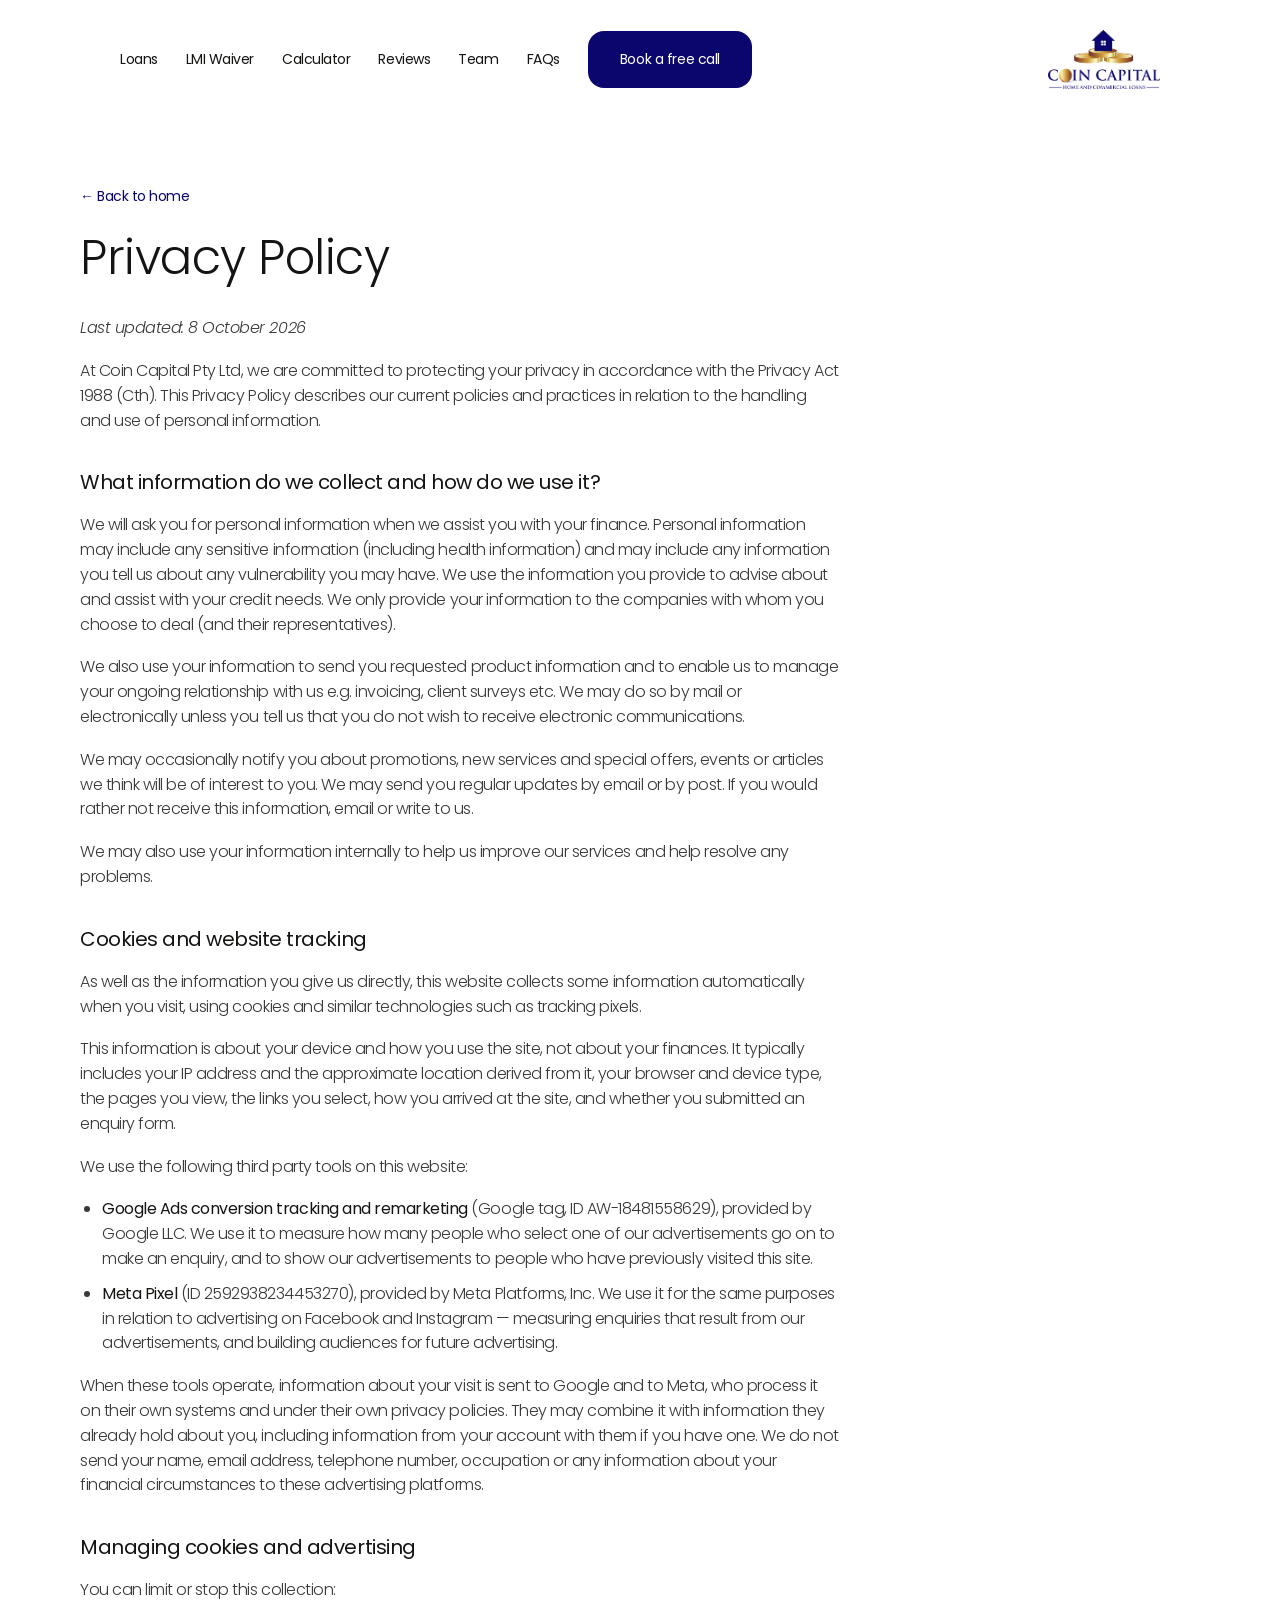
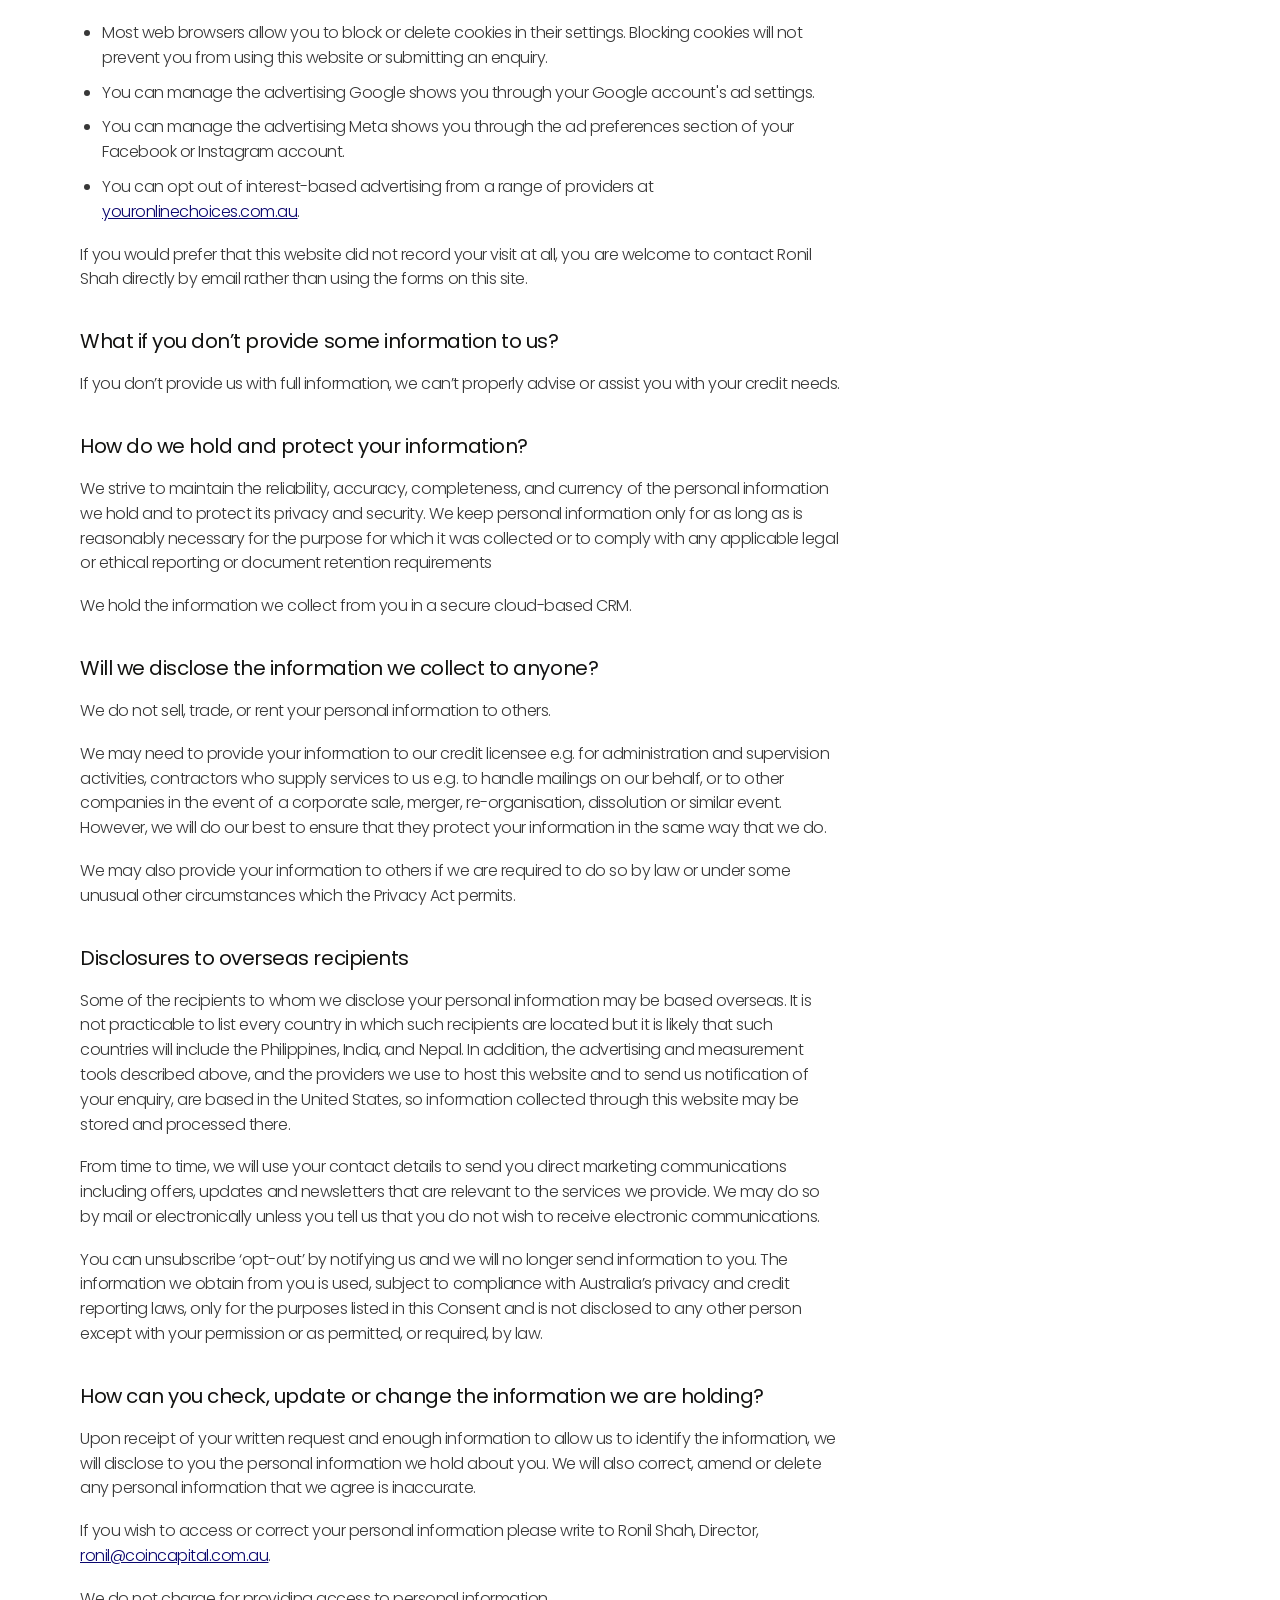
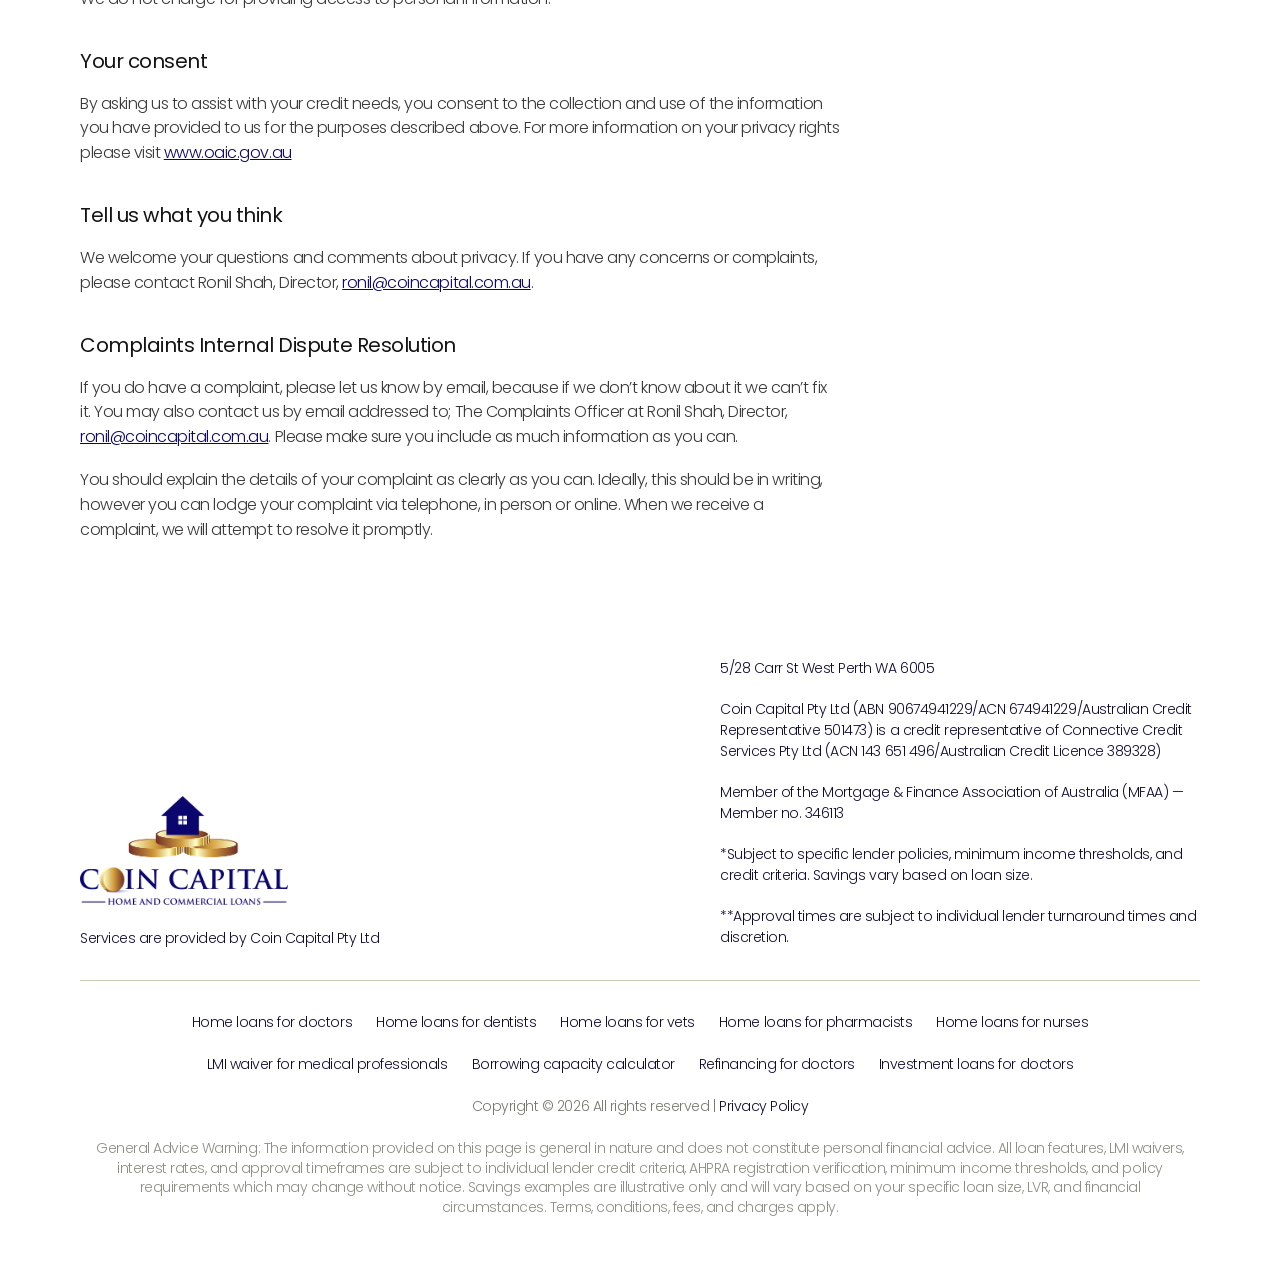
<file: privacy-policy.html>
<!doctype html>
<html lang="en-AU">
<head>
<meta charset="utf-8">
<meta name="viewport" content="width=device-width,initial-scale=1,viewport-fit=cover">
<!-- Google tag (gtag.js) -->
<script async src="https://www.googletagmanager.com/gtag/js?id=AW-18481558629"></script>
<script>
  window.dataLayer = window.dataLayer || [];
  function gtag(){dataLayer.push(arguments);}
  gtag('js', new Date());
  gtag('config', 'AW-18481558629');
</script>
<!-- Meta Pixel Code -->
<script>
!function(f,b,e,v,n,t,s)
{if(f.fbq)return;n=f.fbq=function(){n.callMethod?
n.callMethod.apply(n,arguments):n.queue.push(arguments)};
if(!f._fbq)f._fbq=n;n.push=n;n.loaded=!0;n.version='2.0';
n.queue=[];t=b.createElement(e);t.async=!0;
t.src=v;s=b.getElementsByTagName(e)[0];
s.parentNode.insertBefore(t,s)}(window, document,'script',
'https://connect.facebook.net/en_US/fbevents.js');
fbq('init', '2592938234453270');
fbq('track', 'PageView');
</script>
<!-- End Meta Pixel Code -->
<title>Privacy Policy | Medical Home Loans Australia</title>
<meta name="description" content="How Coin Capital Pty Ltd collects, uses, holds and discloses your personal information under the Privacy Act 1988 (Cth).">
<link rel="canonical" href="https://medicalhomeloans.au/privacy-policy">
<meta property="og:type" content="website">
<meta property="og:site_name" content="Medical Home Loans Australia">
<meta property="og:locale" content="en_AU">
<meta property="og:title" content="Privacy Policy | Medical Home Loans Australia">
<meta property="og:description" content="How Coin Capital Pty Ltd collects, uses, holds and discloses your personal information under the Privacy Act 1988 (Cth).">
<meta property="og:url" content="https://medicalhomeloans.au/privacy-policy">
<meta property="og:image" content="https://medicalhomeloans.au/assets/og-image.jpg">
<meta property="og:image:width" content="1200">
<meta property="og:image:height" content="630">
<meta name="twitter:card" content="summary_large_image">
<link rel="icon" href="/assets/icon-key.svg" type="image/svg+xml">
<link rel="preconnect" href="https://fonts.googleapis.com">
<link rel="preconnect" href="https://fonts.gstatic.com" crossorigin>
<link rel="stylesheet" href="https://fonts.googleapis.com/css2?family=Poppins:ital,wght@0,300;0,400;0,500;0,600;1,300&display=swap">
<link rel="stylesheet" href="/assets/site.css">
<script type="application/ld+json">
{
 "@context": "https://schema.org",
 "@graph": [
  {
   "@type": "FinancialService",
   "@id": "https://medicalhomeloans.au/#business",
   "name": "Medical Home Loans Australia by Coin Capital",
   "url": "https://medicalhomeloans.au/",
   "logo": "https://medicalhomeloans.au/assets/logo-coin-capital.png",
   "image": "https://medicalhomeloans.au/assets/og-image.jpg",
   "email": "ronil@coincapital.com.au",
   "address": {
    "@type": "PostalAddress",
    "streetAddress": "5/28 Carr St",
    "addressLocality": "West Perth",
    "addressRegion": "WA",
    "postalCode": "6005",
    "addressCountry": "AU"
   },
   "areaServed": {
    "@type": "Country",
    "name": "Australia"
   },
   "founder": {
    "@type": "Person",
    "name": "Ronil Shah",
    "jobTitle": "Director"
   }
  },
  {
   "@type": "BreadcrumbList",
   "itemListElement": [
    {
     "@type": "ListItem",
     "position": 1,
     "name": "Home",
     "item": "https://medicalhomeloans.au/"
    },
    {
     "@type": "ListItem",
     "position": 2,
     "name": "Privacy Policy",
     "item": "https://medicalhomeloans.au/privacy-policy"
    }
   ]
  }
 ]
}
</script>
</head>
<body>
<noscript><img height="1" width="1" style="display:none"
src="https://www.facebook.com/tr?id=2592938234453270&amp;ev=PageView&amp;noscript=1"
alt="" /></noscript>

<header class="site-header">
  <nav class="nav" aria-label="Primary">
    <button class="nav-toggle" id="nav-toggle" type="button" aria-expanded="false" aria-controls="nav-links" aria-label="Menu"><span></span></button>
    <div class="nav-links" id="nav-links">
      <a href="/#solutions">Loans</a>
      <a href="/lmi-waiver">LMI Waiver</a>
      <a href="/borrowing-capacity-calculator">Calculator</a>
      <a href="/#testimonials">Reviews</a>
      <a href="/#founder">Team</a>
      <a href="/#faq">FAQs</a>
      <a class="btn" href="/#book">Book a free call</a>
    </div>
    <a class="nav-logo" href="/" aria-label="Coin Capital — Medical Home Loans Australia, home">
      <img src="/assets/logo-coin-capital.png" width="988" height="518" alt="Coin Capital Home and Commercial Loans">
    </a>
  </nav>
</header>

<main class="policy">
  <div class="wrap">
    <a class="back-link" href="/">← Back to home</a>
    <article class="policy-body">
      <h1>Privacy Policy</h1>
      <p><em>Last updated: 8 October 2026</em></p>
      <p>At Coin Capital Pty Ltd, we are committed to protecting your privacy in accordance with the Privacy Act 1988 (Cth). This Privacy Policy describes our current policies and practices in relation to the handling and use of personal information.</p>

      <h2>What information do we collect and how do we use it?</h2>
      <p>We will ask you for personal information when we assist you with your finance. Personal information may include any sensitive information (including health information) and may include any information you tell us about any vulnerability you may have. We use the information you provide to advise about and assist with your credit needs. We only provide your information to the companies with whom you choose to deal (and their representatives).</p>
      <p>We also use your information to send you requested product information and to enable us to manage your ongoing relationship with us e.g. invoicing, client surveys etc. We may do so by mail or electronically unless you tell us that you do not wish to receive electronic communications.</p>
      <p>We may occasionally notify you about promotions, new services and special offers, events or articles we think will be of interest to you. We may send you regular updates by email or by post. If you would rather not receive this information, email or write to us.</p>
      <p>We may also use your information internally to help us improve our services and help resolve any problems.</p>

      <h2>Cookies and website tracking</h2>
      <p>As well as the information you give us directly, this website collects some information automatically when you visit, using cookies and similar technologies such as tracking pixels.</p>
      <p>This information is about your device and how you use the site, not about your finances. It typically includes your IP address and the approximate location derived from it, your browser and device type, the pages you view, the links you select, how you arrived at the site, and whether you submitted an enquiry form.</p>
      <p>We use the following third party tools on this website:</p>
      <ul class="policy-list">
        <li><strong>Google Ads conversion tracking and remarketing</strong> (Google tag, ID AW-18481558629), provided by Google LLC. We use it to measure how many people who select one of our advertisements go on to make an enquiry, and to show our advertisements to people who have previously visited this site.</li>
        <li><strong>Meta Pixel</strong> (ID 2592938234453270), provided by Meta Platforms, Inc. We use it for the same purposes in relation to advertising on Facebook and Instagram — measuring enquiries that result from our advertisements, and building audiences for future advertising.</li>
      </ul>
      <p>When these tools operate, information about your visit is sent to Google and to Meta, who process it on their own systems and under their own privacy policies. They may combine it with information they already hold about you, including information from your account with them if you have one. We do not send your name, email address, telephone number, occupation or any information about your financial circumstances to these advertising platforms.</p>

      <h2>Managing cookies and advertising</h2>
      <p>You can limit or stop this collection:</p>
      <ul class="policy-list">
        <li>Most web browsers allow you to block or delete cookies in their settings. Blocking cookies will not prevent you from using this website or submitting an enquiry.</li>
        <li>You can manage the advertising Google shows you through your Google account's ad settings.</li>
        <li>You can manage the advertising Meta shows you through the ad preferences section of your Facebook or Instagram account.</li>
        <li>You can opt out of interest-based advertising from a range of providers at <a href="https://www.youronlinechoices.com.au" target="_blank" rel="noopener">youronlinechoices.com.au</a>.</li>
      </ul>
      <p>If you would prefer that this website did not record your visit at all, you are welcome to contact Ronil Shah directly by email rather than using the forms on this site.</p>

      <h2>What if you don’t provide some information to us?</h2>
      <p>If you don’t provide us with full information, we can’t properly advise or assist you with your credit needs.</p>

      <h2>How do we hold and protect your information?</h2>
      <p>We strive to maintain the reliability, accuracy, completeness, and currency of the personal information we hold and to protect its privacy and security. We keep personal information only for as long as is reasonably necessary for the purpose for which it was collected or to comply with any applicable legal or ethical reporting or document retention requirements</p>
      <p>We hold the information we collect from you in a secure cloud-based CRM.</p>

      <h2>Will we disclose the information we collect to anyone?</h2>
      <p>We do not sell, trade, or rent your personal information to others.</p>
      <p>We may need to provide your information to our credit licensee e.g. for administration and supervision activities, contractors who supply services to us e.g. to handle mailings on our behalf, or to other companies in the event of a corporate sale, merger, re-organisation, dissolution or similar event. However, we will do our best to ensure that they protect your information in the same way that we do.</p>
      <p>We may also provide your information to others if we are required to do so by law or under some unusual other circumstances which the Privacy Act permits.</p>

      <h2>Disclosures to overseas recipients</h2>
      <p>Some of the recipients to whom we disclose your personal information may be based overseas. It is not practicable to list every country in which such recipients are located but it is likely that such countries will include the Philippines, India, and Nepal. In addition, the advertising and measurement tools described above, and the providers we use to host this website and to send us notification of your enquiry, are based in the United States, so information collected through this website may be stored and processed there.</p>
      <p>From time to time, we will use your contact details to send you direct marketing communications including offers, updates and newsletters that are relevant to the services we provide. We may do so by mail or electronically unless you tell us that you do not wish to receive electronic communications.</p>
      <p>You can unsubscribe ‘opt-out’ by notifying us and we will no longer send information to you. The information we obtain from you is used, subject to compliance with Australia’s privacy and credit reporting laws, only for the purposes listed in this Consent and is not disclosed to any other person except with your permission or as permitted, or required, by law.</p>

      <h2>How can you check, update or change the information we are holding?</h2>
      <p>Upon receipt of your written request and enough information to allow us to identify the information, we will disclose to you the personal information we hold about you. We will also correct, amend or delete any personal information that we agree is inaccurate.</p>
      <p>If you wish to access or correct your personal information please write to Ronil Shah, Director, <a href="mailto:ronil@coincapital.com.au">ronil@coincapital.com.au</a>.</p>
      <p>We do not charge for providing access to personal information.</p>

      <h2>Your consent</h2>
      <p>By asking us to assist with your credit needs, you consent to the collection and use of the information you have provided to us for the purposes described above. For more information on your privacy rights please visit <a href="https://www.oaic.gov.au" target="_blank" rel="noopener">www.oaic.gov.au</a></p>

      <h2>Tell us what you think</h2>
      <p>We welcome your questions and comments about privacy. If you have any concerns or complaints, please contact Ronil Shah, Director, <a href="mailto:ronil@coincapital.com.au">ronil@coincapital.com.au</a>.</p>

      <h2>Complaints Internal Dispute Resolution</h2>
      <p>If you do have a complaint, please let us know by email, because if we don’t know about it we can’t fix it. You may also contact us by email addressed to; The Complaints Officer at Ronil Shah, Director, <a href="mailto:ronil@coincapital.com.au">ronil@coincapital.com.au</a>. Please make sure you include as much information as you can.</p>
      <p>You should explain the details of your complaint as clearly as you can. Ideally, this should be in writing, however you can lodge your complaint via telephone, in person or online. When we receive a complaint, we will attempt to resolve it promptly.</p>
    </article>
  </div>
</main>

<footer class="site-footer">
  <div class="wrap">
    <div class="footer-top">
      <div class="footer-brand">
        <img src="/assets/logo-coin-capital.png" width="988" height="518" alt="Coin Capital Home and Commercial Loans">
        <p>Services are provided by Coin Capital Pty Ltd</p>
      </div>
      <div class="footer-legal">
        <p>5/28 Carr St West Perth WA 6005</p>
        <p>Coin Capital Pty Ltd (ABN 90674941229/ACN 674941229/Australian Credit Representative 501473) is a credit representative of Connective Credit Services Pty Ltd (ACN 143 651 496/Australian Credit Licence 389328)</p>
        <p>Member of the Mortgage &amp; Finance Association of Australia (MFAA) — Member no. 346113</p>
        <p>*Subject to specific lender policies, minimum income thresholds, and credit criteria. Savings vary based on loan size.</p>
        <p>**Approval times are subject to individual lender turnaround times and discretion.</p>
      </div>
    </div>
    <div class="footer-bottom">
      <nav class="footer-links" aria-label="Home loans by profession">
        <a href="/home-loans-for-doctors">Home loans for doctors</a>
        <a href="/home-loans-for-dentists">Home loans for dentists</a>
        <a href="/home-loans-for-vets">Home loans for vets</a>
        <a href="/home-loans-for-pharmacists">Home loans for pharmacists</a>
        <a href="/home-loans-for-nurses">Home loans for nurses</a>
      </nav>
      <nav class="footer-links" aria-label="Loans and tools">
        <a href="/lmi-waiver">LMI waiver for medical professionals</a>
        <a href="/borrowing-capacity-calculator">Borrowing capacity calculator</a>
        <a href="/refinancing-for-doctors">Refinancing for doctors</a>
        <a href="/investment-loans-for-doctors">Investment loans for doctors</a>
      </nav>
      <p>Copyright © 2026 All rights reserved | <a href="/privacy-policy">Privacy Policy</a></p>
      <p class="gaw">General Advice Warning: The information provided on this page is general in nature and does not constitute personal financial advice. All loan features, LMI waivers, interest rates, and approval timeframes are subject to individual lender credit criteria, AHPRA registration verification, minimum income thresholds, and policy requirements which may change without notice. Savings examples are illustrative only and will vary based on your specific loan size, LVR, and financial circumstances. Terms, conditions, fees, and charges apply.</p>
    </div>
  </div>
</footer>

<script src="/assets/site.js"></script>
<script
  src="https://link.msgsndr.com/js/external-tracking.js"
  data-tracking-id="tk_a39b2b5e9e1a40dfa797326a72789126">
</script>

<iframe
    src="https://api.leadconnectorhq.com/widget/form/7I3f8wnkZmjK8acC4hnJ"
    style="display:none;width:100%;height:100%;border:none;border-radius:8px"
    id="polite-slide-in-right-7I3f8wnkZmjK8acC4hnJ"
    data-layout="{'id':'POLITE_SLIDE_IN','minimizedTitle':'','isLeftAligned':false,'isRightAligned':true,'allowMinimize':false}"
    data-trigger-type="alwaysShow"
    data-trigger-value=""
    data-activation-type="alwaysActivated"
    data-activation-value=""
    data-deactivation-type="neverDeactivate"
    data-deactivation-value=""
    data-form-name="Form 1"
    data-height="662"
    data-layout-iframe-id="polite-slide-in-right-7I3f8wnkZmjK8acC4hnJ"
    data-form-id="7I3f8wnkZmjK8acC4hnJ"
    data-cookie-consent="true"
    data-cookie-consent-provider="auto"
    title="Form 1"
    data-modal-height="500"
>
</iframe>
<script src="https://link.msgsndr.com/js/form_embed.js"></script>

</body>
</html>
</file>
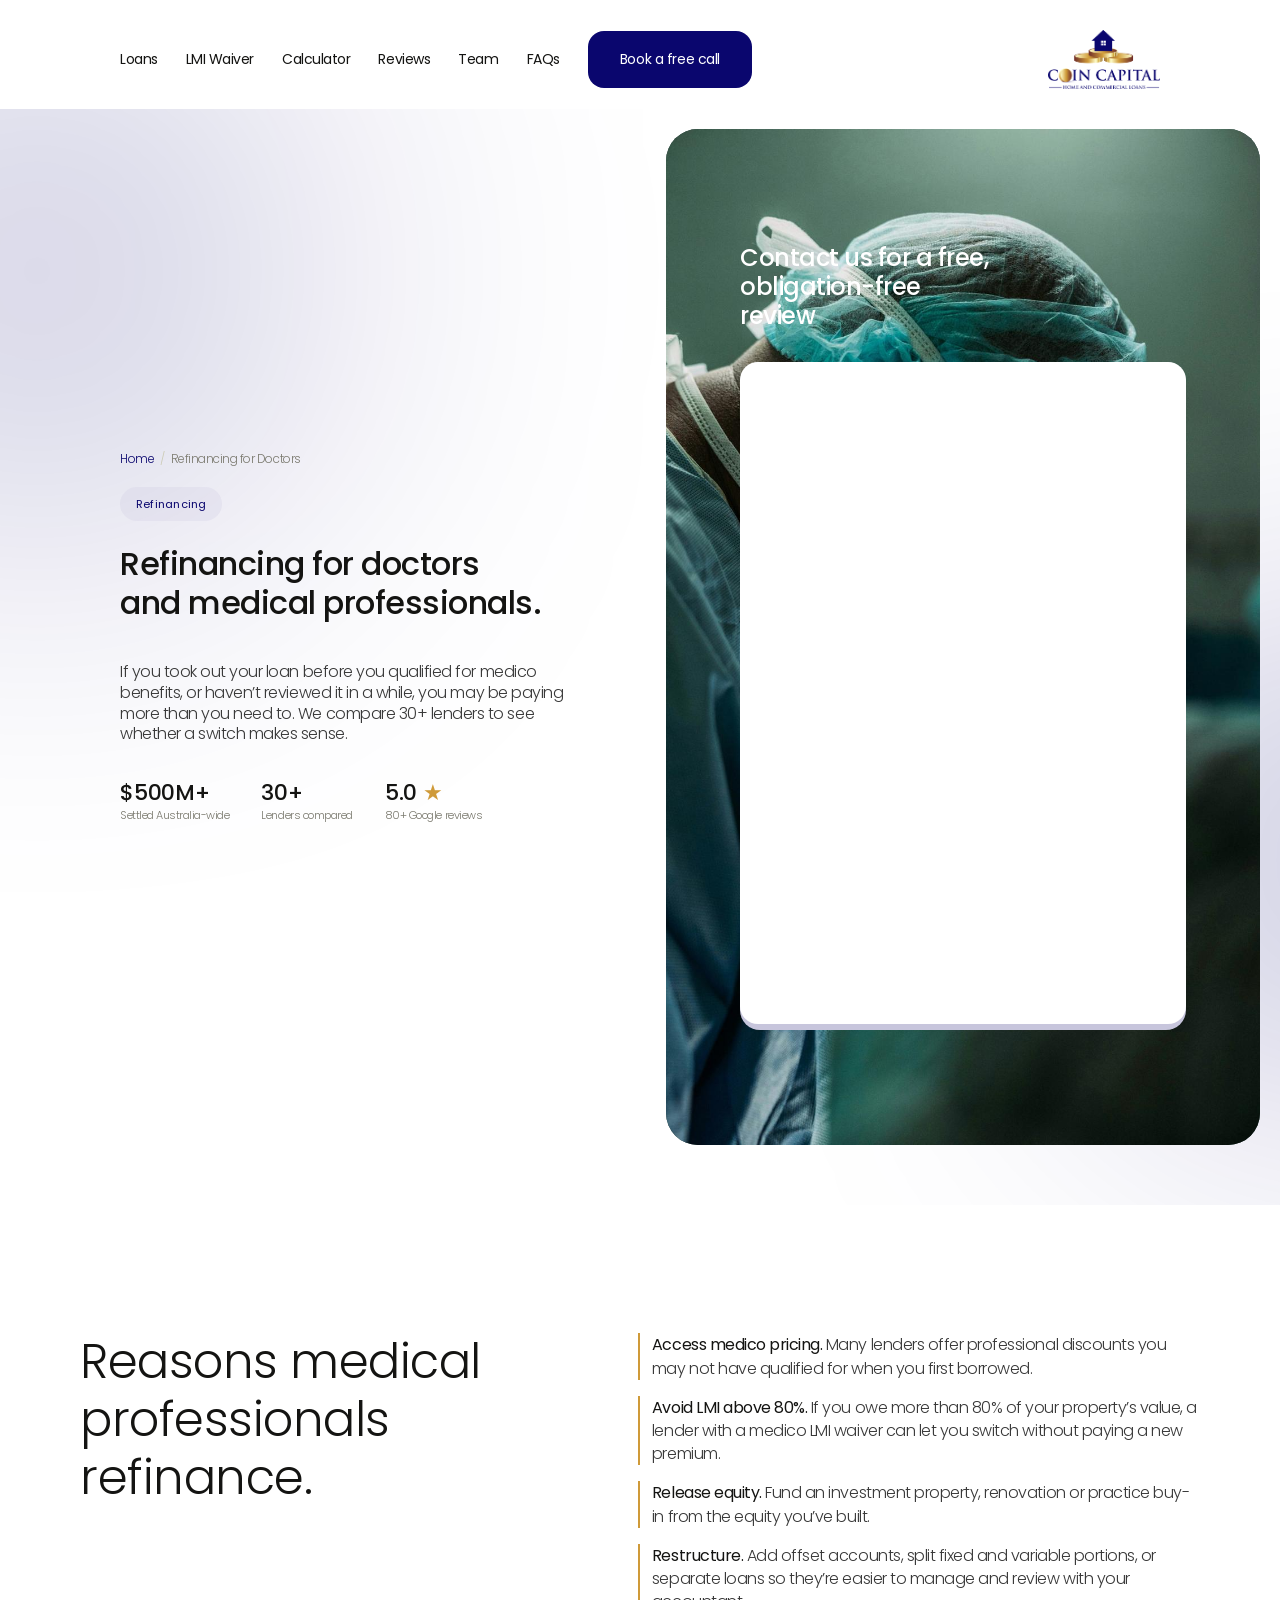
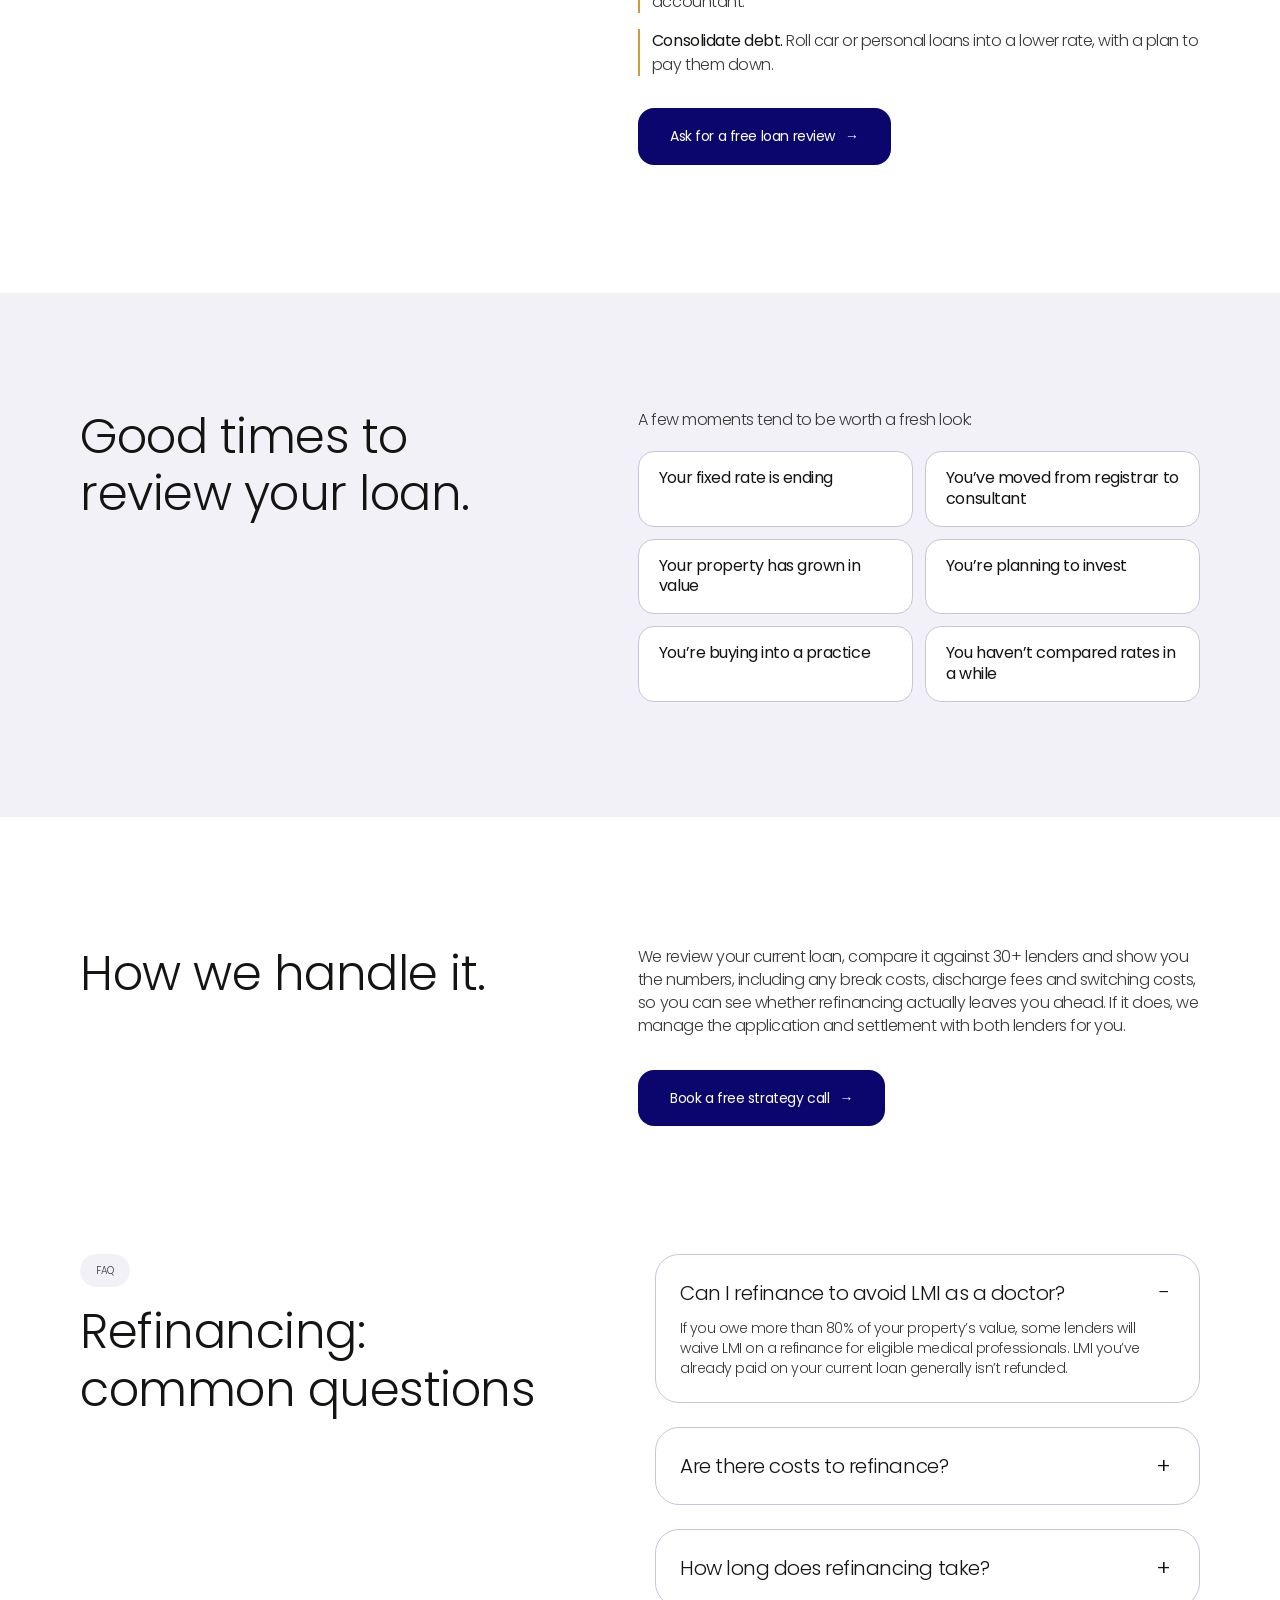
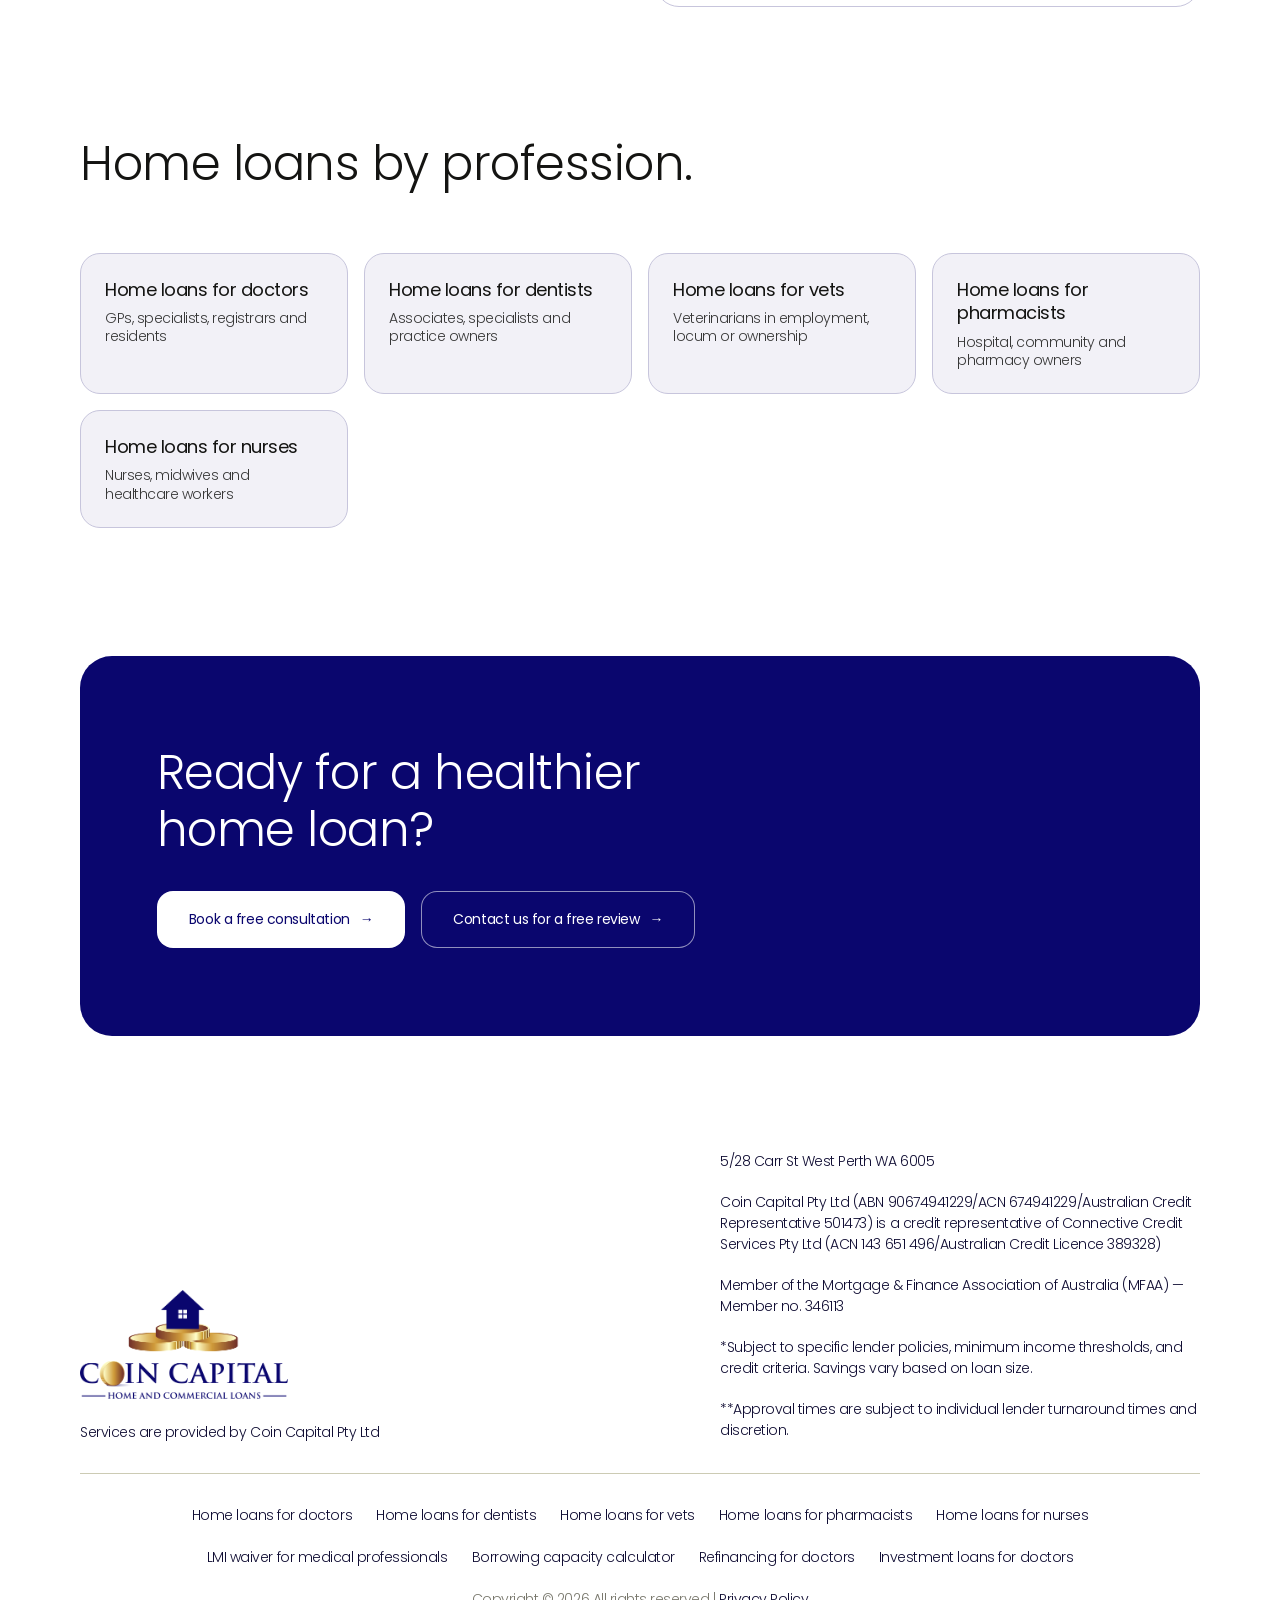
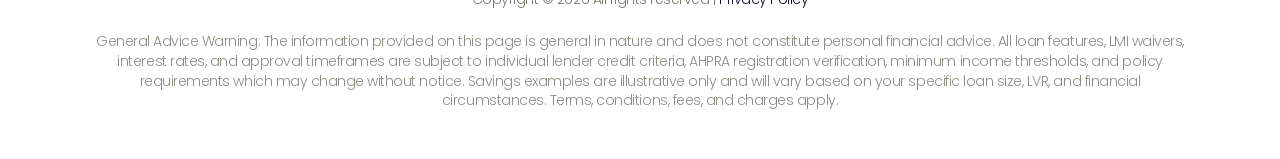
<file: refinancing-for-doctors.html>
<!doctype html>
<html lang="en-AU">
<head>
<meta charset="utf-8">
<meta name="viewport" content="width=device-width,initial-scale=1,viewport-fit=cover">
<!-- Google tag (gtag.js) -->
<script async src="https://www.googletagmanager.com/gtag/js?id=AW-18481558629"></script>
<script>
  window.dataLayer = window.dataLayer || [];
  function gtag(){dataLayer.push(arguments);}
  gtag('js', new Date());
  gtag('config', 'AW-18481558629');
</script>
<!-- Meta Pixel Code -->
<script>
!function(f,b,e,v,n,t,s)
{if(f.fbq)return;n=f.fbq=function(){n.callMethod?
n.callMethod.apply(n,arguments):n.queue.push(arguments)};
if(!f._fbq)f._fbq=n;n.push=n;n.loaded=!0;n.version='2.0';
n.queue=[];t=b.createElement(e);t.async=!0;
t.src=v;s=b.getElementsByTagName(e)[0];
s.parentNode.insertBefore(t,s)}(window, document,'script',
'https://connect.facebook.net/en_US/fbevents.js');
fbq('init', '2592938234453270');
fbq('track', 'PageView');
</script>
<!-- End Meta Pixel Code -->
<title>Refinancing for Doctors &amp; Medical Professionals | Medical Home Loans</title>
<meta name="description" content="Refinance your home loan as a doctor or medical professional. Access medico pricing, LMI waivers above 80% LVR and a structure that fits your career. Compare 30+ lenders.">
<link rel="canonical" href="https://medicalhomeloans.au/refinancing-for-doctors">
<meta property="og:type" content="website">
<meta property="og:site_name" content="Medical Home Loans Australia">
<meta property="og:locale" content="en_AU">
<meta property="og:title" content="Refinancing for Doctors &amp; Medical Professionals | Medical Home Loans">
<meta property="og:description" content="Refinance your home loan as a doctor or medical professional. Access medico pricing, LMI waivers above 80% LVR and a structure that fits your career. Compare 30+ lenders.">
<meta property="og:url" content="https://medicalhomeloans.au/refinancing-for-doctors">
<meta property="og:image" content="https://medicalhomeloans.au/assets/og-image.jpg">
<meta property="og:image:width" content="1200">
<meta property="og:image:height" content="630">
<meta name="twitter:card" content="summary_large_image">
<link rel="icon" href="/assets/icon-key.svg" type="image/svg+xml">
<link rel="preconnect" href="https://fonts.googleapis.com">
<link rel="preconnect" href="https://fonts.gstatic.com" crossorigin>
<link rel="stylesheet" href="https://fonts.googleapis.com/css2?family=Poppins:ital,wght@0,300;0,400;0,500;0,600;1,300&display=swap">
<link rel="stylesheet" href="/assets/site.css">
<script type="application/ld+json">
{
 "@context": "https://schema.org",
 "@graph": [
  {
   "@type": "FinancialService",
   "@id": "https://medicalhomeloans.au/#business",
   "name": "Medical Home Loans Australia by Coin Capital",
   "url": "https://medicalhomeloans.au/",
   "logo": "https://medicalhomeloans.au/assets/logo-coin-capital.png",
   "image": "https://medicalhomeloans.au/assets/og-image.jpg",
   "email": "ronil@coincapital.com.au",
   "address": {
    "@type": "PostalAddress",
    "streetAddress": "5/28 Carr St",
    "addressLocality": "West Perth",
    "addressRegion": "WA",
    "postalCode": "6005",
    "addressCountry": "AU"
   },
   "areaServed": {
    "@type": "Country",
    "name": "Australia"
   },
   "founder": {
    "@type": "Person",
    "name": "Ronil Shah",
    "jobTitle": "Director"
   }
  },
  {
   "@type": "BreadcrumbList",
   "itemListElement": [
    {
     "@type": "ListItem",
     "position": 1,
     "name": "Home",
     "item": "https://medicalhomeloans.au/"
    },
    {
     "@type": "ListItem",
     "position": 2,
     "name": "Refinancing for Doctors",
     "item": "https://medicalhomeloans.au/refinancing-for-doctors"
    }
   ]
  },
  {
   "@type": "FAQPage",
   "mainEntity": [
    {
     "@type": "Question",
     "name": "Can I refinance to avoid LMI as a doctor?",
     "acceptedAnswer": {
      "@type": "Answer",
      "text": "If you owe more than 80% of your property’s value, some lenders will waive LMI on a refinance for eligible medical professionals. LMI you’ve already paid on your current loan generally isn’t refunded."
     }
    },
    {
     "@type": "Question",
     "name": "Are there costs to refinance?",
     "acceptedAnswer": {
      "@type": "Answer",
      "text": "There can be: discharge fees from your current lender, break costs if you’re on a fixed rate, and sometimes application or valuation fees. We include them in the comparison so you can see the real saving."
     }
    },
    {
     "@type": "Question",
     "name": "How long does refinancing take?",
     "acceptedAnswer": {
      "@type": "Answer",
      "text": "It depends on the lender and how quickly documents come together, often a few weeks from application to settlement. We keep both lenders moving so it doesn’t take your time."
     }
    }
   ]
  },
  {
   "@type": "Service",
   "name": "Refinancing for Doctors",
   "serviceType": "Mortgage broking",
   "provider": {
    "@id": "https://medicalhomeloans.au/#business"
   },
   "areaServed": {
    "@type": "Country",
    "name": "Australia"
   },
   "audience": {
    "@type": "Audience",
    "audienceType": "Doctors and medical professionals"
   },
   "url": "https://medicalhomeloans.au/refinancing-for-doctors"
  }
 ]
}
</script>
</head>
<body>
<noscript><img height="1" width="1" style="display:none"
src="https://www.facebook.com/tr?id=2592938234453270&amp;ev=PageView&amp;noscript=1"
alt="" /></noscript>

<header class="site-header">
  <nav class="nav" aria-label="Primary">
    <button class="nav-toggle" id="nav-toggle" type="button" aria-expanded="false" aria-controls="nav-links" aria-label="Menu"><span></span></button>
    <div class="nav-links" id="nav-links">
      <a href="/#solutions">Loans</a>
      <a href="/lmi-waiver">LMI Waiver</a>
      <a href="/borrowing-capacity-calculator">Calculator</a>
      <a href="/#testimonials">Reviews</a>
      <a href="/#founder">Team</a>
      <a href="/#faq">FAQs</a>
      <a class="btn" href="/#book">Book a free call</a>
    </div>
    <a class="nav-logo" href="/" aria-label="Coin Capital — Medical Home Loans Australia, home">
      <img src="/assets/logo-coin-capital.png" width="988" height="518" alt="Coin Capital Home and Commercial Loans">
    </a>
  </nav>
</header>

<main>
  <section class="hero" id="hero">
    <div class="hero-grid">
      <div class="hero-copy">
        <nav class="crumbs" aria-label="Breadcrumb"><ol><li><a href="/">Home</a></li><li aria-current="page">Refinancing for Doctors</li></ol></nav>
        <span class="pill eyebrow">Refinancing</span>
        <h1>Refinancing for doctors and medical professionals.</h1>
        <p class="hero-lede">If you took out your loan before you qualified for medico benefits, or haven’t reviewed it in a while, you may be paying more than you need to. We compare 30+ lenders to see whether a switch makes sense.</p>
        <ul class="hero-trust">
          <li><span class="figure">$500M+</span><span class="label">Settled Australia-wide</span></li>
          <li><span class="figure">30+</span><span class="label">Lenders compared</span></li>
          <li><span class="figure">5.0 <span class="star" aria-hidden="true">★</span></span><span class="label">80+ Google reviews</span></li>
        </ul>
      </div>

      <div class="hero-panel" id="contact">
        <img class="bg" src="/assets/hero-surgeon.jpg" alt="" width="1200" height="1800">
        <h2>Contact us for a free, obligation-free review</h2>
        <div class="form-shell">
          <!-- LeadConnector (GoHighLevel) inline form. Submissions go to GHL, NOT /api/lead.
               The form's On Submit action in GHL must redirect to /thank-you, otherwise the
               Meta Lead event and the Google Ads conversion on that page never fire. -->
          <iframe
            src="https://api.leadconnectorhq.com/widget/form/7I3f8wnkZmjK8acC4hnJ"
            class="ghl-embed"
            id="inline-7I3f8wnkZmjK8acC4hnJ"
            data-layout="{'id':'INLINE'}"
            data-trigger-type="alwaysShow"
            data-trigger-value=""
            data-activation-type="alwaysActivated"
            data-activation-value=""
            data-deactivation-type="neverDeactivate"
            data-deactivation-value=""
            data-form-name="Form 1"
            data-height="662"
            data-layout-iframe-id="inline-7I3f8wnkZmjK8acC4hnJ"
            data-form-id="7I3f8wnkZmjK8acC4hnJ"
            data-cookie-consent="true"
            data-cookie-consent-provider="auto"
            title="Enquiry form">
          </iframe>
        </div>
      </div>
    </div>
  </section>

  <section class="page-section" id="why" aria-labelledby="why-h">
    <div class="wrap two-col">
      <div class="col-head">
        <h2 class="h2" id="why-h">Reasons medical professionals refinance.</h2>
      </div>
      <div class="prose">
        <ul class="gold-list">
          <li><strong>Access medico pricing.</strong> Many lenders offer professional discounts you may not have qualified for when you first borrowed.</li>
          <li><strong>Avoid LMI above 80%.</strong> If you owe more than 80% of your property’s value, a lender with a medico LMI waiver can let you switch without paying a new premium.</li>
          <li><strong>Release equity.</strong> Fund an investment property, renovation or practice buy-in from the equity you’ve built.</li>
          <li><strong>Restructure.</strong> Add offset accounts, split fixed and variable portions, or separate loans so they’re easier to manage and review with your accountant.</li>
          <li><strong>Consolidate debt.</strong> Roll car or personal loans into a lower rate, with a plan to pay them down.</li>
        </ul>
        <a class="btn arrow" href="#contact">Ask for a free loan review</a>
      </div>
    </div>
  </section>

  <section class="band" id="when" aria-labelledby="when-h">
    <div class="wrap two-col">
      <div class="col-head">
        <h2 class="h2" id="when-h">Good times to review your loan.</h2>
      </div>
      <div class="prose">
        <p>A few moments tend to be worth a fresh look:</p>
        <ul class="profession-grid">
          <li>Your fixed rate is ending</li>
          <li>You’ve moved from registrar to consultant</li>
          <li>Your property has grown in value</li>
          <li>You’re planning to invest</li>
          <li>You’re buying into a practice</li>
          <li>You haven’t compared rates in a while</li>
        </ul>
      </div>
    </div>
  </section>

  <section class="page-section" id="how" aria-labelledby="how-h">
    <div class="wrap two-col">
      <div class="col-head">
        <h2 class="h2" id="how-h">How we handle it.</h2>
      </div>
      <div class="prose">
        <p>We review your current loan, compare it against 30+ lenders and show you the numbers, including any break costs, discharge fees and switching costs, so you can see whether refinancing actually leaves you ahead. If it does, we manage the application and settlement with both lenders for you.</p>
        <a class="btn arrow" href="/#book">Book a free strategy call</a>
      </div>
    </div>
  </section>

  <section class="faq" id="faq" aria-labelledby="faq-h">
    <div class="wrap faq-grid">
      <div class="faq-head">
        <span class="pill">FAQ</span>
        <h2 class="h2" id="faq-h">Refinancing: common questions</h2>
      </div>
      <div class="faq-list">
        <details name="faq" open>
          <summary>Can I refinance to avoid LMI as a doctor?</summary>
          <p>If you owe more than 80% of your property’s value, some lenders will waive LMI on a refinance for eligible medical professionals. LMI you’ve already paid on your current loan generally isn’t refunded.</p>
        </details>
        <details name="faq">
          <summary>Are there costs to refinance?</summary>
          <p>There can be: discharge fees from your current lender, break costs if you’re on a fixed rate, and sometimes application or valuation fees. We include them in the comparison so you can see the real saving.</p>
        </details>
        <details name="faq">
          <summary>How long does refinancing take?</summary>
          <p>It depends on the lender and how quickly documents come together, often a few weeks from application to settlement. We keep both lenders moving so it doesn’t take your time.</p>
        </details>
      </div>
    </div>
  </section>

  <section class="related" aria-labelledby="related-h">
    <div class="wrap stack">
      <h2 class="h2 narrow" id="related-h">Home loans by profession.</h2>
      <nav class="related-grid" aria-label="Other professions">
        <a href="/home-loans-for-doctors"><strong>Home loans for doctors</strong><span>GPs, specialists, registrars and residents</span></a>
        <a href="/home-loans-for-dentists"><strong>Home loans for dentists</strong><span>Associates, specialists and practice owners</span></a>
        <a href="/home-loans-for-vets"><strong>Home loans for vets</strong><span>Veterinarians in employment, locum or ownership</span></a>
        <a href="/home-loans-for-pharmacists"><strong>Home loans for pharmacists</strong><span>Hospital, community and pharmacy owners</span></a>
        <a href="/home-loans-for-nurses"><strong>Home loans for nurses</strong><span>Nurses, midwives and healthcare workers</span></a>
      </nav>
    </div>
  </section>

  <section class="closing" aria-labelledby="closing-h">
    <div class="wrap">
      <div class="closing-panel">
        <h2 class="h2" id="closing-h">Ready for a healthier home loan?</h2>
        <div class="closing-actions">
          <a class="btn light arrow" href="/#book">Book a free consultation</a>
          <a class="btn ghost arrow" href="#contact">Contact us for a free review</a>
        </div>
      </div>
    </div>
  </section>
</main>

<footer class="site-footer">
  <div class="wrap">
    <div class="footer-top">
      <div class="footer-brand">
        <img src="/assets/logo-coin-capital.png" width="988" height="518" alt="Coin Capital Home and Commercial Loans">
        <p>Services are provided by Coin Capital Pty Ltd</p>
      </div>
      <div class="footer-legal">
        <p>5/28 Carr St West Perth WA 6005</p>
        <p>Coin Capital Pty Ltd (ABN 90674941229/ACN 674941229/Australian Credit Representative 501473) is a credit representative of Connective Credit Services Pty Ltd (ACN 143 651 496/Australian Credit Licence 389328)</p>
        <p>Member of the Mortgage &amp; Finance Association of Australia (MFAA) — Member no. 346113</p>
        <p>*Subject to specific lender policies, minimum income thresholds, and credit criteria. Savings vary based on loan size.</p>
        <p>**Approval times are subject to individual lender turnaround times and discretion.</p>
      </div>
    </div>
    <div class="footer-bottom">
      <nav class="footer-links" aria-label="Home loans by profession">
        <a href="/home-loans-for-doctors">Home loans for doctors</a>
        <a href="/home-loans-for-dentists">Home loans for dentists</a>
        <a href="/home-loans-for-vets">Home loans for vets</a>
        <a href="/home-loans-for-pharmacists">Home loans for pharmacists</a>
        <a href="/home-loans-for-nurses">Home loans for nurses</a>
      </nav>
      <nav class="footer-links" aria-label="Loans and tools">
        <a href="/lmi-waiver">LMI waiver for medical professionals</a>
        <a href="/borrowing-capacity-calculator">Borrowing capacity calculator</a>
        <a href="/refinancing-for-doctors">Refinancing for doctors</a>
        <a href="/investment-loans-for-doctors">Investment loans for doctors</a>
      </nav>
      <p>Copyright © 2026 All rights reserved | <a href="/privacy-policy">Privacy Policy</a></p>
      <p class="gaw">General Advice Warning: The information provided on this page is general in nature and does not constitute personal financial advice. All loan features, LMI waivers, interest rates, and approval timeframes are subject to individual lender credit criteria, AHPRA registration verification, minimum income thresholds, and policy requirements which may change without notice. Savings examples are illustrative only and will vary based on your specific loan size, LVR, and financial circumstances. Terms, conditions, fees, and charges apply.</p>
    </div>
  </div>
</footer>

<script src="/assets/site.js"></script>
<script
  src="https://link.msgsndr.com/js/external-tracking.js"
  data-tracking-id="tk_a39b2b5e9e1a40dfa797326a72789126">
</script>

<script src="https://link.msgsndr.com/js/form_embed.js"></script>

</body>
</html>
</file>
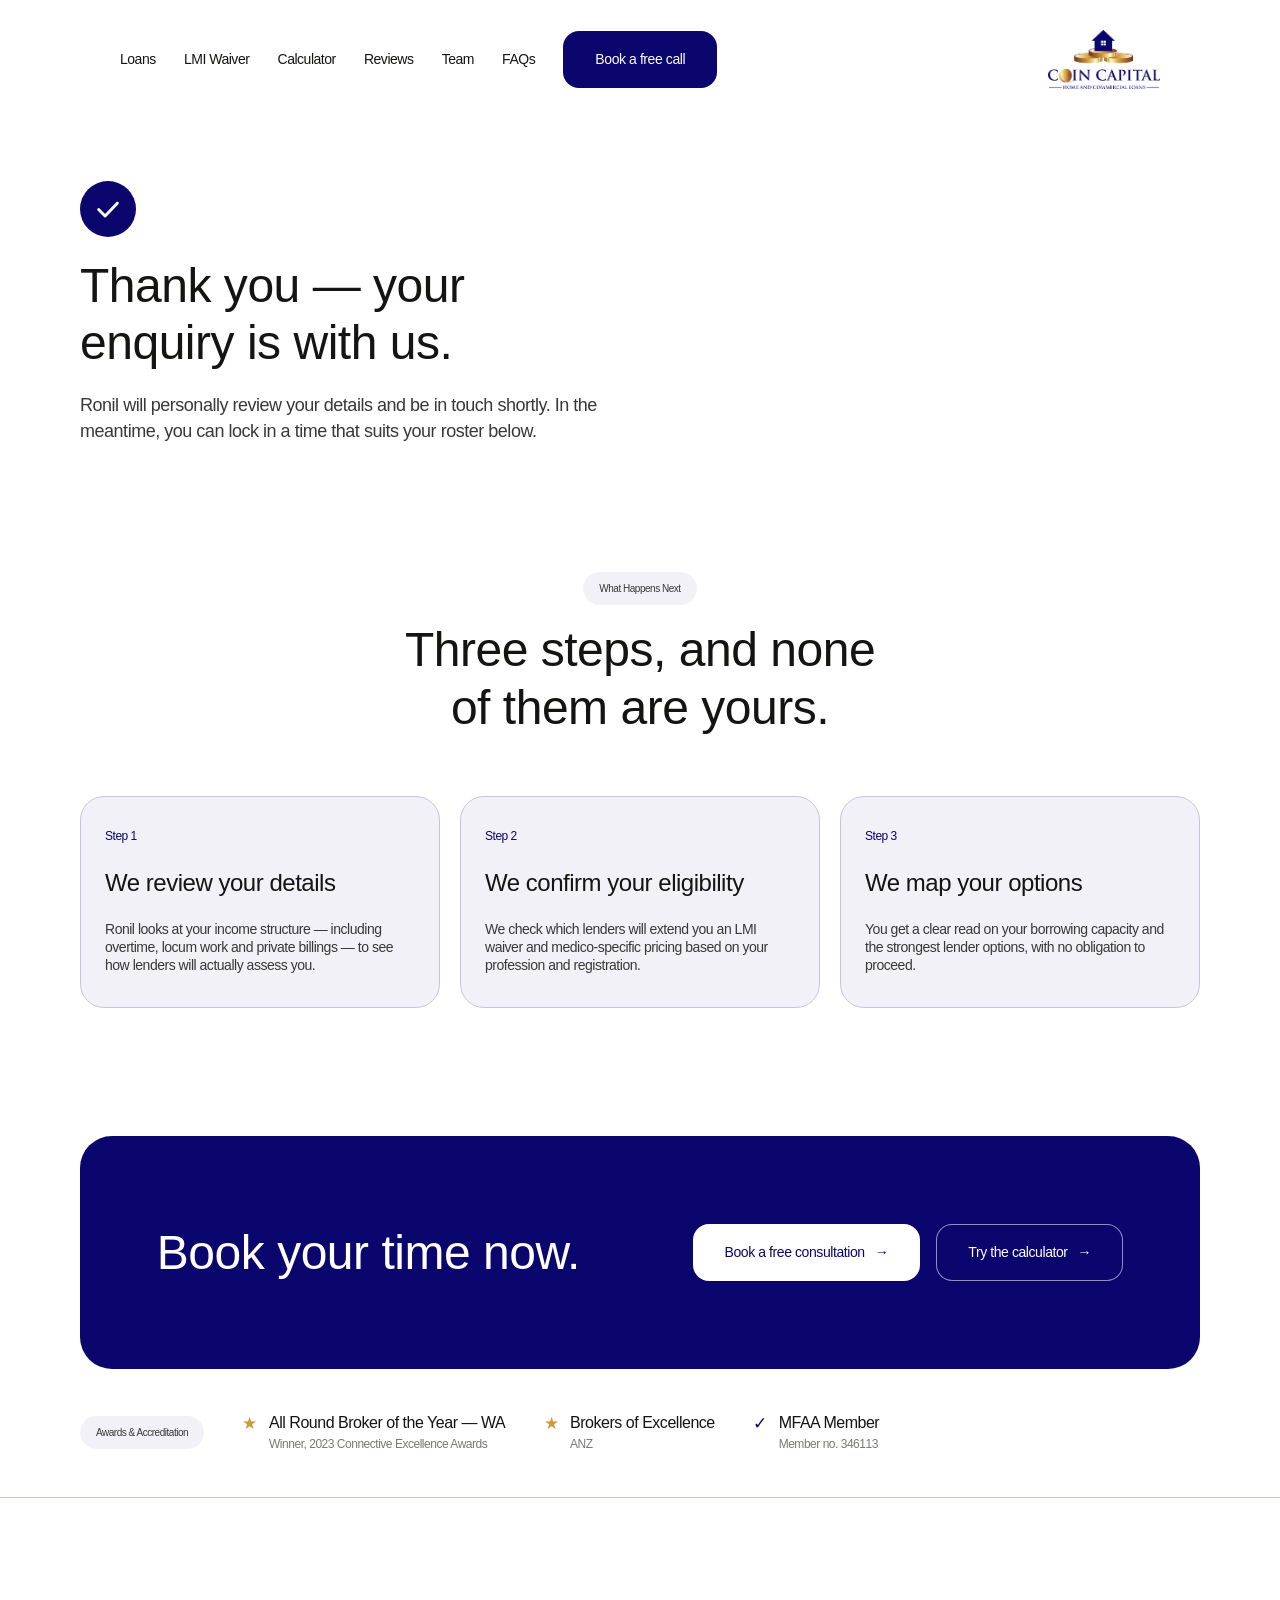
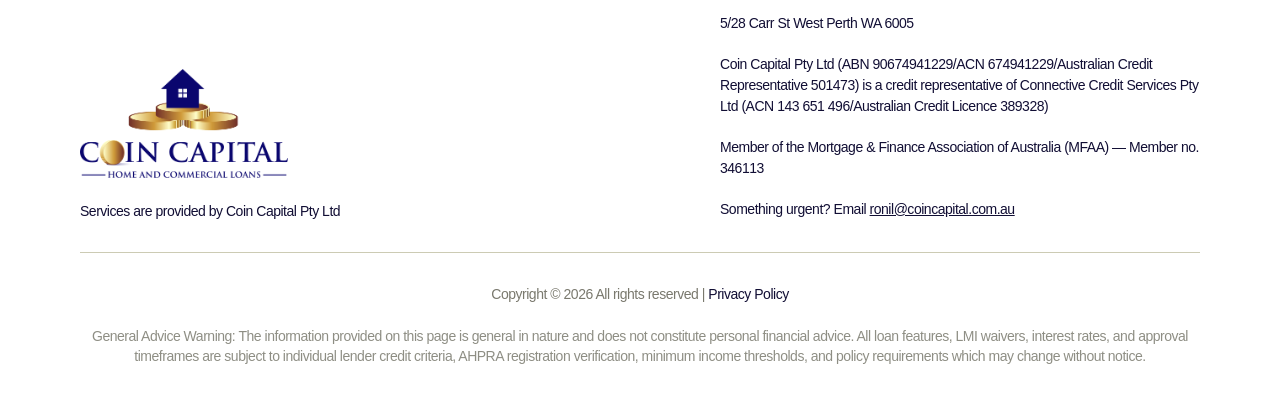
<file: thank-you.html>
<!doctype html>
<html lang="en-AU">
<head>
<meta charset="utf-8">
<meta name="viewport" content="width=device-width,initial-scale=1,viewport-fit=cover">
<!-- Google tag (gtag.js) -->
<script async src="https://www.googletagmanager.com/gtag/js?id=AW-18481558629"></script>
<script>
  window.dataLayer = window.dataLayer || [];
  function gtag(){dataLayer.push(arguments);}
  gtag('js', new Date());
  gtag('config', 'AW-18481558629');
</script>
<!-- Meta Pixel Code -->
<script>
!function(f,b,e,v,n,t,s)
{if(f.fbq)return;n=f.fbq=function(){n.callMethod?
n.callMethod.apply(n,arguments):n.queue.push(arguments)};
if(!f._fbq)f._fbq=n;n.push=n;n.loaded=!0;n.version='2.0';
n.queue=[];t=b.createElement(e);t.async=!0;
t.src=v;s=b.getElementsByTagName(e)[0];
s.parentNode.insertBefore(t,s)}(window, document,'script',
'https://connect.facebook.net/en_US/fbevents.js');
fbq('init', '2592938234453270');
fbq('track', 'PageView');
// Only reached after a successful enquiry, so this page view is the conversion.
fbq('track', 'Lead');
</script>
<!-- End Meta Pixel Code -->
<title>Thank you | Medical Home Loans Australia</title>
<!-- Confirmation pages should not appear in search results, and indexing them skews
     conversion tracking. -->
<meta name="robots" content="noindex,nofollow">
<link rel="stylesheet" href="/assets/site.css">
</head>
<body>
<noscript><img height="1" width="1" style="display:none"
src="https://www.facebook.com/tr?id=2592938234453270&amp;ev=PageView&amp;noscript=1"
alt="" /></noscript>

<header class="site-header">
  <nav class="nav" aria-label="Primary">
    <button class="nav-toggle" id="nav-toggle" type="button" aria-expanded="false" aria-controls="nav-links" aria-label="Menu"><span></span></button>
    <div class="nav-links" id="nav-links">
      <a href="/#solutions">Loans</a>
      <a href="/lmi-waiver">LMI Waiver</a>
      <a href="/borrowing-capacity-calculator">Calculator</a>
      <a href="/#testimonials">Reviews</a>
      <a href="/#founder">Team</a>
      <a href="/#faq">FAQs</a>
      <a class="btn" href="/#book">Book a free call</a>
    </div>
    <a class="nav-logo" href="/" aria-label="Coin Capital — Medical Home Loans Australia, home">
      <img src="/assets/logo-coin-capital.png" width="988" height="518" alt="Coin Capital Home and Commercial Loans">
    </a>
  </nav>
</header>

<main>
  <section class="confirm">
    <div class="wrap">
      <div class="confirm-inner">
        <span class="tick" aria-hidden="true">
          <svg viewBox="0 0 24 24" fill="none" stroke="#fff" stroke-width="2.5" stroke-linecap="round" stroke-linejoin="round"><path d="m4 12.5 5.5 5.5L20 7"></path></svg>
        </span>
        <h1 class="h2">Thank you<span id="lead-name"></span> — your enquiry is <b>with us</b>.</h1>
        <p class="lede">Ronil will personally review your details and be in touch shortly. In the meantime, you can lock in a time that suits your roster below.</p>
      </div>
    </div>
  </section>

  <section class="next" aria-labelledby="next-h">
    <div class="wrap stack">
      <div class="section-head">
        <span class="pill">What Happens Next</span>
        <h2 class="h2" id="next-h">Three steps, and none of them are yours.</h2>
      </div>
      <ol class="card-grid" style="list-style:none;margin:0;padding:0">
        <li class="card">
          <div class="card-text">
            <span class="step-num">Step 1</span>
            <h3>We review your details</h3>
            <p>Ronil looks at your income structure — including overtime, locum work and private billings — to see how lenders will actually assess you.</p>
          </div>
        </li>
        <li class="card">
          <div class="card-text">
            <span class="step-num">Step 2</span>
            <h3>We confirm your eligibility</h3>
            <p>We check which lenders will extend you an LMI waiver and medico-specific pricing based on your profession and registration.</p>
          </div>
        </li>
        <li class="card">
          <div class="card-text">
            <span class="step-num">Step 3</span>
            <h3>We map your options</h3>
            <p>You get a clear read on your borrowing capacity and the strongest lender options, with no obligation to proceed.</p>
          </div>
        </li>
      </ol>
    </div>
  </section>

  <section class="closing" aria-labelledby="book-h">
    <div class="wrap">
      <div class="closing-panel">
        <h2 class="h2" id="book-h">Book your time now.</h2>
        <div class="closing-actions">
          <a class="btn light arrow" href="https://cal.com/ronil.shah/medical-home-loans" target="_blank" rel="noopener">Book a free consultation</a>
          <a class="btn ghost arrow" href="/borrowing-capacity-calculator">Try the calculator</a>
        </div>
      </div>
    </div>
  </section>

  <section class="awards" aria-label="Awards and recognition">
    <div class="wrap awards-row">
      <span class="pill">Awards &amp; Accreditation</span>
      <ul class="award-list">
        <li class="award">
          <span class="award-mark" aria-hidden="true">★</span>
          <span class="award-text">
            <span class="award-name">All Round Broker of the Year — WA</span>
            <span class="award-src">Winner, 2023 Connective Excellence Awards</span>
          </span>
        </li>
        <li class="award">
          <span class="award-mark" aria-hidden="true">★</span>
          <span class="award-text">
            <span class="award-name">Brokers of Excellence</span>
            <span class="award-src">ANZ</span>
          </span>
        </li>
        <li class="award">
          <span class="award-mark member" aria-hidden="true">✓</span>
          <span class="award-text">
            <span class="award-name">MFAA Member</span>
            <span class="award-src">Member no. 346113</span>
          </span>
        </li>
      </ul>
    </div>
  </section>
</main>

<footer class="site-footer">
  <div class="wrap">
    <div class="footer-top">
      <div class="footer-brand">
        <img src="/assets/logo-coin-capital.png" width="988" height="518" alt="Coin Capital Home and Commercial Loans">
        <p>Services are provided by Coin Capital Pty Ltd</p>
      </div>
      <div class="footer-legal">
        <p>5/28 Carr St West Perth WA 6005</p>
        <p>Coin Capital Pty Ltd (ABN 90674941229/ACN 674941229/Australian Credit Representative 501473) is a credit representative of Connective Credit Services Pty Ltd (ACN 143 651 496/Australian Credit Licence 389328)</p>
        <p>Member of the Mortgage &amp; Finance Association of Australia (MFAA) — Member no. 346113</p>
        <p>Something urgent? Email <a href="mailto:ronil@coincapital.com.au">ronil@coincapital.com.au</a></p>
      </div>
    </div>
    <div class="footer-bottom">
      <p>Copyright © 2026 All rights reserved | <a href="/privacy-policy">Privacy Policy</a></p>
      <p class="gaw">General Advice Warning: The information provided on this page is general in nature and does not constitute personal financial advice. All loan features, LMI waivers, interest rates, and approval timeframes are subject to individual lender credit criteria, AHPRA registration verification, minimum income thresholds, and policy requirements which may change without notice.</p>
    </div>
  </div>
</footer>

<script src="/assets/site.js"></script>
<script>
(function () {
  // The first name is handed over in sessionStorage rather than the URL, to keep the
  // lead's details out of browser history and referrer headers.
  var slot = document.getElementById('lead-name');
  var name = '';
  try { name = sessionStorage.getItem('mhla_lead_first') || ''; } catch (e) { /* blocked storage */ }
  if (name) {
    slot.textContent = ', ' + name;
    try { sessionStorage.removeItem('mhla_lead_first'); } catch (e) {}
  }
})();
</script>

<script
  src="https://link.msgsndr.com/js/external-tracking.js"
  data-tracking-id="tk_a39b2b5e9e1a40dfa797326a72789126">
</script>

</body>
</html>
</file>
<file: assets/site.css>
:root{color-scheme:light;box-sizing:border-box;padding-top:env(safe-area-inset-top,0px);padding-bottom:env(safe-area-inset-bottom,0px)}html{scroll-padding-top:env(safe-area-inset-top,0px)}body{margin:0;padding:0;font:14px -apple-system,BlinkMacSystemFont,sans-serif;background:#faf9f5;color:#141413}img{max-width:100%}[hidden]:not([hidden=until-found i]){display:none!important}

/* ==========================================================================
   Medical Home Loans Australia — rebuilt from the Framer site
   Tokens taken from the live site's computed styles.
   Single (light) theme on purpose: this is a brand replica.
   ========================================================================== */
:root {
  --navy: #0a066e;
  --navy-hover: #15109a;
  --lavender: #c7c5dc;
  --tint: rgba(199, 197, 220, 0.24);
  --gold: #cf9a39;
  --ink: #141412;
  --body: #383838;
  --muted: #7a796e;
  --footer-ink: #110e34;
  --rule: #cccbb4;
  --white: #ffffff;

  --font: "Poppins", "Helvetica Neue", Arial, sans-serif;
  --track: -0.03em;

  --gutter: clamp(16px, 6.25vw, 80px);
  --section-gap: clamp(72px, 10vw, 140px);
  --header-h: 109px;
}

*, *::before, *::after { box-sizing: border-box; }
html { scroll-behavior: smooth; -webkit-text-size-adjust: 100%; }
@media (prefers-reduced-motion: reduce) { html { scroll-behavior: auto; } }

body {
  margin: 0;
  background: var(--white);
  color: var(--body);
  font-family: var(--font);
  font-size: 16px;
  font-weight: 300;
  line-height: 1.3;
  letter-spacing: var(--track);
  -webkit-font-smoothing: antialiased;
  overflow-x: hidden;
}
h1, h2, h3, h4, p, figure, ul { margin: 0; padding: 0; }
ul { list-style: none; }
img { display: block; max-width: 100%; }
a { color: inherit; }
strong, b { font-weight: 400; color: var(--ink); }
:focus-visible { outline: 2px solid var(--navy); outline-offset: 3px; border-radius: 6px; }

.wrap { max-width: calc(1120px + 2 * var(--gutter)); margin-inline: auto; padding-inline: var(--gutter); }
section[id], div[id="contact"] { scroll-margin-top: calc(var(--header-h) + 12px); }

/* ---- shared pieces ---- */
.h2 { font-size: clamp(30px, 3.75vw, 48px); font-weight: 300; line-height: 1.2; color: var(--ink); text-wrap: balance; }
.h2 b { font-weight: 500; }
.pill {
  display: inline-flex; align-items: center; gap: 10px;
  padding: 10px 16px; border-radius: 21px; background: var(--tint);
  font-size: 10px; line-height: 1.3; color: var(--body); white-space: nowrap;
}
.btn {
  display: inline-flex; align-items: center; justify-content: center;
  padding: 20px 32px; border-radius: 16px; border: 0; cursor: pointer;
  background: var(--navy); color: var(--white); text-decoration: none;
  font: 400 14px/1.2 var(--font); letter-spacing: var(--track); white-space: nowrap;
  transition: background-color .2s ease, transform .2s ease;
}
.btn:hover { background: var(--navy-hover); transform: translateY(-1px); }
.section-head { display: flex; flex-direction: column; align-items: center; gap: 16px; text-align: center; }
.section-head .h2 { max-width: 660px; }
.card {
  background: var(--tint); border: 1px solid var(--lavender); border-radius: 24px;
  padding: 32px 24px; display: flex; flex-direction: column; gap: 32px;
}
.card h3 { font-size: 24px; font-weight: 400; line-height: 1.3; color: var(--ink); }
.card p { font-size: 14px; }
.card-text { display: flex; flex-direction: column; gap: 22px; }
.icon-tile { width: 56px; height: 56px; border-radius: 16px; background: var(--lavender); display: grid; place-items: center; flex: none; }
.icon-tile img { width: 36px; height: 36px; }
.gold-list { display: flex; flex-direction: column; gap: 12px; }
.gold-list li { border-left: 2px solid var(--gold); padding-left: 12px; }

/* ---- header ---- */
.site-header {
  position: sticky; top: env(safe-area-inset-top, 0px); z-index: 50;
  background: var(--white);
}
.nav { max-width: calc(1040px + 2 * var(--gutter)); margin-inline: auto; padding: 30px var(--gutter) 20px; display: flex; align-items: center; justify-content: space-between; gap: 24px; }
.nav-logo img { width: 112px; height: auto; }
.nav { position: relative; }
.nav-links { display: flex; align-items: center; gap: clamp(16px, 2.2vw, 32px); font-size: 14px; font-weight: 400; color: var(--ink); }
.nav-links a { text-decoration: none; }
.nav-links a:not(.btn) { padding-block: 6px; border-bottom: 1px solid transparent; transition: border-color .2s ease; }
.nav-links a:not(.btn):hover { border-color: var(--ink); }
.nav-toggle { display: none; }

/* ---- hero ---- */
.hero { position: relative; overflow: hidden; isolation: isolate; }
.hero::before, .hero::after {
  content: ""; position: absolute; z-index: -1; border-radius: 50%; filter: blur(150px); pointer-events: none;
}
.hero::before { width: 572px; height: 572px; left: -249px; top: -124px; background: rgba(10, 6, 110, 0.2); }
.hero::after { width: 450px; height: 450px; right: -300px; bottom: 120px; background: rgba(10, 6, 110, 0.3); }
.hero-grid {
  max-width: 1280px; margin-inline: auto;
  padding: 20px 20px 60px clamp(16px, 9.4vw, 120px);
  display: grid; grid-template-columns: minmax(0, 446px) minmax(0, 594px); justify-content: space-between; align-items: center; gap: clamp(32px, 7vw, 100px);
}
.hero-copy { display: flex; flex-direction: column; gap: 16px; }
.rated { align-self: flex-start; color: var(--muted); font-size: 10px; }
.rated .divider { width: 1px; height: 15px; background: var(--muted); opacity: .6; }
.rated .stars { display: inline-flex; gap: 1px; }
.rated .stars img { width: 11px; height: 11px; }
.hero h1 { font-size: clamp(28px, 2.6vw, 32px); font-weight: 500; line-height: 1.2; color: var(--ink); text-wrap: balance; margin-top: 8px; }
.hero-lede { margin-block: 24px 16px; }
.hero-trust { display: flex; flex-wrap: wrap; align-items: flex-start; gap: 18px 32px; margin-top: 4px; }
.hero-trust li { display: flex; flex-direction: column; gap: 3px; }
.hero-trust .figure { font-size: 22px; font-weight: 500; line-height: 1.1; color: var(--ink); letter-spacing: -0.01em; font-variant-numeric: tabular-nums; }
.hero-trust .figure .star { color: var(--gold); }
.hero-trust .label { font-size: 11px; line-height: 1.3; color: var(--muted); max-width: 22ch; }

/* ---- awards ---- */
.awards { padding-top: clamp(28px, 4vw, 44px); }
.awards-row { display: flex; align-items: center; gap: clamp(18px, 3vw, 40px); flex-wrap: wrap; padding-bottom: clamp(28px, 4vw, 44px); border-bottom: 1px solid var(--rule); }
.award-list { display: flex; gap: clamp(18px, 3vw, 48px); flex-wrap: wrap; }
.award { display: flex; align-items: flex-start; gap: 12px; }
.award-mark { flex: none; color: var(--gold); font-size: 17px; line-height: 1.25; }
.award-mark.member { color: var(--navy); }
.award-text { display: flex; flex-direction: column; gap: 3px; }
.award-name { font-size: 16px; font-weight: 400; line-height: 1.3; color: var(--ink); }
.award-src { font-size: 12px; line-height: 1.3; color: var(--muted); }
@media (max-width: 720px) {
  .award-list { flex-direction: column; gap: 16px; }
}

.hero-panel {
  position: relative; border-radius: 32px; overflow: hidden;
  padding: clamp(48px, 9vw, 120px) clamp(16px, 5.8vw, 74px);
  display: flex; flex-direction: column; gap: 32px;
  background: #24403d;
}
.hero-panel > img.bg { position: absolute; inset: 0; width: 100%; height: 100%; object-fit: cover; z-index: 0; }
.hero-panel > * { position: relative; z-index: 1; }
.hero-panel h2 { font-size: 24px; font-weight: 500; line-height: 1.2; color: var(--white); max-width: 260px; }
.form-shell { background: var(--lavender); border-radius: 20px; padding-bottom: 6px; }
.form-card { background: var(--white); border-radius: 18px 18px 14px 14px; padding: 32px clamp(16px, 4vw, 34px) 28px; box-shadow: 0 2px 6px rgba(10, 6, 110, .08); }
.lead-form { display: flex; flex-direction: column; gap: 14px; font-family: Inter, system-ui, -apple-system, "Segoe UI", Roboto, sans-serif; letter-spacing: 0; }
.lead-form label { display: block; font-size: 14px; font-weight: 500; color: #111827; margin-bottom: 8px; }
.lead-form input, .lead-form select {
  width: 100%; font: 400 14px/1.4 inherit; font-family: inherit; color: #111827; background: var(--white);
  border: 1px solid #acacac; border-radius: 5px; padding: 10px 15px; appearance: none;
}
.lead-form input::placeholder { color: #8c8c8c; font-size: 12px; }
.lead-form input:focus, .lead-form select:focus { outline: none; border-color: var(--navy); box-shadow: 0 0 0 3px rgba(10, 6, 110, .15); }
.lead-form .email-wrap { position: relative; }
.lead-form .email-wrap svg { position: absolute; left: 13px; top: 50%; transform: translateY(-50%); pointer-events: none; }
.lead-form .email-wrap input { padding-left: 38px; }
.lead-form .select-wrap { position: relative; }
.lead-form .select-wrap::after { content: ""; position: absolute; right: 16px; top: 50%; margin-top: -2px; border: 5px solid transparent; border-top-color: #999; pointer-events: none; }
.lead-form select { padding-block: 13px; padding-right: 40px; }
.lead-form button { margin-top: 12px; width: 100%; border: 0; border-radius: 8px; padding: 15px; background: var(--navy); color: var(--white); font: 600 14px/1.4 inherit; font-family: inherit; cursor: pointer; transition: background-color .2s ease; }
.lead-form button:hover { background: var(--navy-hover); }
.lead-form .form-status { font-size: 13px; line-height: 1.4; padding: 10px 12px; border-radius: 8px; background: var(--tint); color: var(--footer-ink); }
/* min-height matches the embed's data-height so the panel does not jump while the
   iframe loads; form_embed.js sets the real height once the form renders. */
.ghl-embed { width: 100%; min-height: 662px; border: 0; border-radius: 18px; display: block; background: var(--white); }

/* ---- stats ---- */
.stats { padding-block: clamp(56px, 8vw, 120px) 0; }
.stats .wrap { display: flex; flex-direction: column; align-items: center; gap: clamp(40px, 5vw, 64px); }
.stat-row { width: 100%; max-width: 1010px; display: grid; grid-template-columns: repeat(4, minmax(0, 1fr)); gap: 24px; text-align: center; }
.stat { display: flex; flex-direction: column; gap: 24px; align-items: center; }
.stat dt { order: 2; font-size: 16px; max-width: 210px; }
.stat dd { order: 1; margin: 0; font-size: clamp(34px, 3.4vw, 44px); font-weight: 500; line-height: 1.1; color: var(--ink); letter-spacing: -0.01em; font-variant-numeric: tabular-nums; }

/* ---- partners ---- */
.partners { padding-top: var(--section-gap); }
.partners .wrap { display: flex; flex-direction: column; gap: clamp(36px, 5vw, 60px); }
.lender-grid { max-width: 1040px; width: 100%; margin-inline: auto; display: grid; grid-template-columns: repeat(5, minmax(0, 1fr)); gap: 20px; }
.lender-grid li { background: var(--tint); border-radius: 20px; padding: 30px; height: 110px; display: grid; place-items: center; }
.lender-grid img { max-height: 50px; width: auto; max-width: 100%; object-fit: contain; }

/* ---- solution ---- */
.solution { padding-top: var(--section-gap); }
.solution .wrap { display: flex; flex-direction: column; gap: clamp(36px, 5vw, 60px); }
.split-head { display: flex; align-items: flex-end; justify-content: space-between; gap: 24px; flex-wrap: wrap; }
.split-head > div { display: flex; flex-direction: column; align-items: flex-start; gap: 16px; max-width: 520px; }
.card-grid { display: grid; grid-template-columns: repeat(3, minmax(0, 1fr)); gap: 20px; }

/* ---- process ---- */
.process { padding-top: var(--section-gap); }
.process .wrap { display: flex; flex-direction: column; gap: clamp(36px, 5vw, 60px); }
.step { position: relative; padding-top: 48px; }
.step h3 + .step-sub { font-size: 16px; color: var(--body); }
.step .card-text { gap: 22px; }
.step-arrow { position: absolute; top: 20px; right: -36px; width: 100px; height: 56px; z-index: 2; }
.step:last-child .step-arrow { display: none; }

/* ---- testimonials ---- */
.testimonials { margin-top: var(--section-gap); padding-block: clamp(64px, 9vw, 120px); background: var(--tint); }
.t-grid { display: grid; grid-template-columns: minmax(0, 545px) minmax(0, 1fr) minmax(0, 1fr); gap: 30px; align-items: start; }
.t-col { display: flex; flex-direction: column; gap: 30px; }
.t-intro { display: flex; flex-direction: column; align-items: flex-start; gap: 24px; padding-bottom: 12px; }
.g-rating { width: 100%; display: flex; align-items: center; gap: 16px; padding-bottom: 24px; border-bottom: 1px solid var(--rule); flex-wrap: wrap; }
.g-rating > img { width: 159px; height: 52px; }
.g-rating .stars { display: flex; gap: 8px; margin-bottom: 10px; }
.g-rating .stars img { width: 20px; height: 20px; }
.g-rating p { font-size: 16px; color: var(--muted); }
.g-rating p span { color: var(--gold); padding-inline: 4px; }
.t-intro .lede { max-width: 470px; }
.review { background: var(--tint); border: 1px solid var(--lavender); border-radius: 24px; padding: 24px; display: flex; flex-direction: column; gap: 22px; }
.review blockquote { margin: 0; font-size: 14px; }
.review figcaption { display: flex; align-items: center; gap: 12px; }
.avatar { width: 32px; height: 32px; border-radius: 10px; background: var(--lavender); display: grid; place-items: center; font-size: 13px; font-weight: 400; color: var(--ink); letter-spacing: 0; flex: none; }
.review .name { display: block; font-size: 16px; font-weight: 400; color: var(--ink); }
.review .src { display: block; font-size: 10px; color: var(--muted); }

/* ---- founder ---- */
.founder { padding-top: var(--section-gap); }
.founder-grid { display: grid; grid-template-columns: minmax(0, 410px) minmax(0, 1fr); gap: 20px; align-items: stretch; }
.founder-photo { border-radius: 24px; overflow: hidden; min-height: 420px; }
.founder-photo img { width: 100%; height: 100%; object-fit: cover; object-position: 50% 20%; }
.founder-copy { display: flex; flex-direction: column; align-items: flex-start; gap: 24px; padding-block: 0 8px; }
.founder-copy .bio { display: flex; flex-direction: column; gap: 20px; }
.founder-copy .gold-list { margin-block: 8px; gap: 16px; }

/* ---- faq ---- */
.faq { padding-top: var(--section-gap); }
.faq-grid { display: grid; grid-template-columns: minmax(0, 1fr) minmax(0, 545px); gap: clamp(32px, 8vw, 140px); align-items: start; }
.faq-head { display: flex; flex-direction: column; align-items: flex-start; gap: 16px; }
.faq-head p { color: var(--muted); max-width: 440px; margin-top: 12px; }
.faq-list { display: flex; flex-direction: column; gap: 24px; }
.faq-list details { border: 1px solid var(--lavender); border-radius: 24px; background: var(--white); }
.faq-list summary { list-style: none; cursor: pointer; padding: 24px; display: flex; align-items: center; justify-content: space-between; gap: 16px; font-size: 20px; font-weight: 300; line-height: 1.4; color: var(--ink); border-radius: 24px; }
.faq-list summary::-webkit-details-marker { display: none; }
.faq-list summary::after { content: "+"; font-size: 22px; font-weight: 300; line-height: 1; width: 24px; text-align: center; flex: none; }
.faq-list details[open] summary::after { content: "\2212"; }
.faq-list details[open] summary { padding-bottom: 12px; }
.faq-list details p { padding: 0 24px 24px; font-size: 14px; line-height: 1.4; max-width: 62ch; }

/* ---- footer ---- */
.site-footer { padding-block: clamp(64px, 9vw, 120px) 48px; font-size: 14px; }
.footer-top { display: flex; justify-content: space-between; align-items: flex-end; gap: 40px; flex-wrap: wrap; padding-bottom: 32px; border-bottom: 1px solid var(--rule); }
.footer-brand { display: flex; flex-direction: column; gap: 24px; color: var(--footer-ink); }
.footer-brand img { width: 208px; height: auto; }
.footer-legal { max-width: 480px; display: flex; flex-direction: column; gap: 20px; color: var(--footer-ink); line-height: 1.5; }
.footer-bottom { padding-top: 32px; display: flex; flex-direction: column; gap: 24px; text-align: center; color: var(--muted); }
.footer-bottom a { color: var(--footer-ink); text-decoration: none; }
.footer-bottom a:hover { text-decoration: underline; }
.footer-bottom .gaw { color: rgba(122, 122, 110, 0.85); max-width: 1100px; margin-inline: auto; line-height: 1.4; }

/* ---- privacy policy view ---- */
.policy { padding-block: clamp(40px, 6vw, 80px) 0; }
.policy-body { max-width: 760px; display: flex; flex-direction: column; gap: 18px; line-height: 1.55; }
.policy-body h1 { font-size: clamp(30px, 3.75vw, 48px); font-weight: 300; line-height: 1.2; color: var(--ink); margin-bottom: 12px; }
.policy-body h2 { font-size: 20px; font-weight: 400; color: var(--ink); margin-top: 18px; line-height: 1.3; }
.policy-body a { color: var(--navy); }
.back-link { display: inline-flex; align-items: center; gap: 8px; font-size: 14px; font-weight: 400; color: var(--navy); text-decoration: none; margin-bottom: 24px; }
.back-link:hover { text-decoration: underline; }

/* ---- v2 content sections (copy from "CLIENTS: Allied Health" doc) ---- */
.pill.eyebrow { align-self: flex-start; font-size: 11px; font-weight: 400; color: var(--navy); letter-spacing: 0.02em; white-space: normal; }
.stack { display: flex; flex-direction: column; gap: clamp(36px, 5vw, 60px); }
.h2.narrow { max-width: 640px; }
.solutions, .lmi, .broker, .strategies, .closing { padding-top: var(--section-gap); }
.band { margin-top: var(--section-gap); padding-block: clamp(64px, 9vw, 120px); background: var(--tint); }
.two-col { display: grid; grid-template-columns: minmax(0, 5fr) minmax(0, 6fr); gap: clamp(32px, 7vw, 100px); align-items: start; }
.col-head { display: flex; flex-direction: column; gap: 32px; }
.prose { display: flex; flex-direction: column; align-items: flex-start; gap: 20px; line-height: 1.45; }
.prose > p { max-width: 62ch; }
.prose .btn { margin-top: 12px; }
.prose .gold-list { gap: 16px; }
.btn { white-space: normal; text-align: center; }
.btn.arrow::after, .more::after { content: "\2192"; margin-left: 10px; transition: transform .2s ease; }
.btn.arrow:hover::after, .more:hover::after { transform: translateX(3px); }
.btn.light { background: var(--white); color: var(--navy); }
.btn.light:hover { background: #ecebf6; }
.more { margin-top: auto; align-self: flex-start; font-size: 14px; font-weight: 400; color: var(--navy); text-decoration: none; border-bottom: 1px solid currentColor; padding-bottom: 2px; }
.saving { border-left: 2px solid var(--gold); padding-left: 20px; display: flex; flex-direction: column; gap: 10px; }
.saving-figure { font-size: clamp(30px, 3.4vw, 44px); font-weight: 500; line-height: 1.1; color: var(--ink); letter-spacing: -0.01em; font-variant-numeric: tabular-nums; }
.saving-figure span { font-size: 0.5em; font-weight: 300; color: var(--muted); padding-inline: 4px; }
.saving figcaption { font-size: 14px; color: var(--muted); max-width: 40ch; line-height: 1.4; }
.profession-grid { width: 100%; display: grid; grid-template-columns: repeat(2, minmax(0, 1fr)); gap: 12px; }
.profession-grid li { background: var(--white); border: 1px solid var(--lavender); border-radius: 16px; padding: 16px 20px; font-size: 16px; font-weight: 400; color: var(--ink); line-height: 1.3; }
.ask-row { width: 100%; margin-top: 12px; padding-top: 28px; border-top: 1px solid var(--rule); display: flex; align-items: center; justify-content: space-between; gap: 20px; flex-wrap: wrap; }
.ask-row p { max-width: 30ch; color: var(--ink); font-weight: 400; }
.ask-row .btn { margin-top: 0; }
.closing-panel { background: var(--navy); border-radius: 32px; padding: clamp(40px, 7vw, 88px) clamp(24px, 6vw, 80px); display: flex; align-items: center; justify-content: space-between; gap: 32px; flex-wrap: wrap; }
.closing-panel .h2 { color: var(--white); max-width: 560px; }
@media (max-width: 900px) {
  .two-col { grid-template-columns: minmax(0, 1fr); }
}
@media (max-width: 480px) {
  .profession-grid { grid-template-columns: minmax(0, 1fr); }
}

/* ---- embeds (borrowing calculator, booking calendar) ---- */
.section-lede { max-width: 58ch; color: var(--body); }
.embed-frame { position: relative; width: 100%; background: var(--tint); border: 1px solid var(--lavender); border-radius: 24px; overflow: hidden; }
.embed-frame.light { background: var(--white); }
.embed { display: block; width: 100%; border: 0; }
.embed-calc { height: 1000px; }
.embed-cal { height: 880px; }
.embed-fallback { padding: clamp(28px, 5vw, 56px); display: flex; flex-direction: column; align-items: flex-start; gap: 16px; }
.embed-fallback h3 { font-size: 24px; font-weight: 400; color: var(--ink); }
.embed-fallback p { max-width: 46ch; }
.embed-fallback .btn { margin-top: 8px; }
.embed-note { font-size: 13px; color: var(--muted); line-height: 1.5; max-width: 80ch; }
.btn.ghost { background: transparent; color: var(--white); box-shadow: inset 0 0 0 1px rgba(255, 255, 255, .55); }
.btn.ghost:hover { background: rgba(255, 255, 255, .12); }
.closing-actions { display: flex; align-items: center; gap: 16px; flex-wrap: wrap; }
@media (max-width: 640px) {
  .embed-calc { height: 1180px; }
  .embed-cal { height: 1000px; }
  .closing-actions { width: 100%; flex-direction: column; align-items: stretch; }
}

/* ---- Connective "Apply Now" embed ----
   The vendor script injects its own markup into #apply-now-content. `revert` undoes
   this page's global resets inside the widget so their form keeps its own styling. */
.apply { padding-top: var(--section-gap); }
.embed-pad { padding: clamp(20px, 4vw, 44px); }
#apply-now-main { font-family: Inter, system-ui, -apple-system, "Segoe UI", Roboto, sans-serif; letter-spacing: 0; line-height: 1.5; color: #111827; }
#apply-now-main h1, #apply-now-main h2, #apply-now-main h3, #apply-now-main h4,
#apply-now-main p, #apply-now-main figure, #apply-now-main ul, #apply-now-main ol { margin: revert; padding: revert; }
#apply-now-main ul, #apply-now-main ol { list-style: revert; }
#apply-now-main img { display: revert; }
#apply-now-main a { color: revert; }
#apply-now-main strong, #apply-now-main b { font-weight: revert; color: revert; }
#apply-now-main iframe { display: block; width: 100%; border: 0; }

/* ---- responsive ---- */
@media (max-width: 1100px) {
  .step-arrow { display: none; }
  .t-grid { grid-template-columns: repeat(2, minmax(0, 1fr)); }
  .t-grid .t-col:first-child { grid-column: 1 / -1; }
  .t-col.wide { display: grid; grid-template-columns: repeat(2, minmax(0, 1fr)); }
  .t-col.wide .t-intro { grid-column: 1 / -1; }
}
@media (max-width: 900px) {
  :root { --header-h: 84px; }
  .nav { padding-block: 16px; }
  .nav-toggle { display: inline-grid; place-items: center; width: 44px; height: 44px; border: 1px solid var(--lavender); border-radius: 12px; background: var(--white); cursor: pointer; }
  .nav-toggle span, .nav-toggle span::before, .nav-toggle span::after { display: block; width: 18px; height: 1.5px; background: var(--ink); content: ""; position: relative; transition: transform .2s ease; }
  .nav-toggle span::before { position: absolute; top: -6px; }
  .nav-toggle span::after { position: absolute; top: 6px; }
  .nav-links {
    position: absolute; left: 0; right: 0; top: 100%; flex-direction: column; align-items: stretch; gap: 4px;
    background: var(--white); padding: 8px var(--gutter) 24px; border-bottom: 1px solid var(--lavender); font-size: 16px;
  }
  .nav-links:not(.open) { display: none; }
  .nav-links a:not(.btn) { padding-block: 12px; border-bottom: 1px solid var(--tint); }
  .nav-links .btn { margin-top: 12px; }
  .hero-grid { grid-template-columns: minmax(0, 1fr); padding: 12px var(--gutter) 40px; }
  .hero-panel { border-radius: 24px; }
  .stat-row { grid-template-columns: repeat(2, minmax(0, 1fr)); row-gap: 40px; }
  .lender-grid { grid-template-columns: repeat(3, minmax(0, 1fr)); gap: 12px; }
  .lender-grid li { height: 92px; padding: 22px; }
  .lender-grid li:last-child { grid-column: 2; }
  .card-grid { grid-template-columns: minmax(0, 1fr); }
  .founder-grid { grid-template-columns: minmax(0, 1fr); }
  .founder-photo { aspect-ratio: 4 / 5; max-height: 520px; min-height: 0; }
  .faq-grid { grid-template-columns: minmax(0, 1fr); }
  .footer-top { align-items: flex-start; flex-direction: column; }
}
@media (max-width: 640px) {
  .t-grid, .t-col.wide { grid-template-columns: minmax(0, 1fr); }
  .lender-grid { grid-template-columns: repeat(2, minmax(0, 1fr)); }
  .lender-grid li:last-child { grid-column: auto; }
  .faq-list summary { font-size: 17px; padding: 20px; }
  .faq-list details p { padding: 0 20px 20px; }
  .btn { padding: 18px 28px; }
  .rated { white-space: normal; }
}

/* ---- profession pages ---- */
.crumbs { font-size: 12px; color: var(--muted); display: flex; flex-wrap: wrap; gap: 6px; }
.crumbs a { color: var(--navy); text-decoration: none; }
.crumbs a:hover { text-decoration: underline; }
.crumbs li + li::before { content: "/"; margin-right: 6px; color: var(--rule); }
.crumbs ol { display: contents; }
.crumbs li { display: inline; }
.profession-grid a { color: inherit; text-decoration: none; display: block; }
.profession-grid a::after { content: " \2192"; color: var(--navy); }
.profession-grid a:hover { color: var(--navy); }
.related { padding-top: var(--section-gap); }
.related-grid { display: grid; grid-template-columns: repeat(auto-fit, minmax(220px, 1fr)); gap: 16px; }
.related-grid a { display: flex; flex-direction: column; gap: 8px; padding: 24px; border: 1px solid var(--lavender); border-radius: 20px; background: var(--tint); text-decoration: none; transition: border-color .2s ease; }
.related-grid a:hover { border-color: var(--navy); }
.related-grid strong { font-size: 18px; }
.related-grid span { font-size: 14px; }

/* ---- footer links ---- */
.footer-links { display: flex; flex-wrap: wrap; justify-content: center; gap: 8px 24px; }
.page-section { padding-top: var(--section-gap); }
.hero-copy .crumbs { margin-bottom: 4px; }

/* ---- thank-you page ---- */
.confirm { padding-top: clamp(40px, 6vw, 72px); }
.confirm-inner { max-width: 660px; display: flex; flex-direction: column; align-items: flex-start; gap: 20px; }
.confirm .tick { width: 56px; height: 56px; border-radius: 50%; background: var(--navy); display: grid; place-items: center; flex: none; }
.confirm .tick svg { width: 28px; height: 28px; }
.confirm .lede { font-size: 18px; line-height: 1.45; max-width: 56ch; }
.next { padding-top: var(--section-gap); }
.step-num { font-size: 12px; font-weight: 500; color: var(--navy); }

/* ---- privacy policy lists ---- */
/* The global reset strips list markers; restore them inside the policy body. */
.policy-list { list-style: disc; padding-left: 22px; display: flex; flex-direction: column; gap: 10px; }
.policy-list li { list-style: disc; line-height: 1.55; }
</file>
